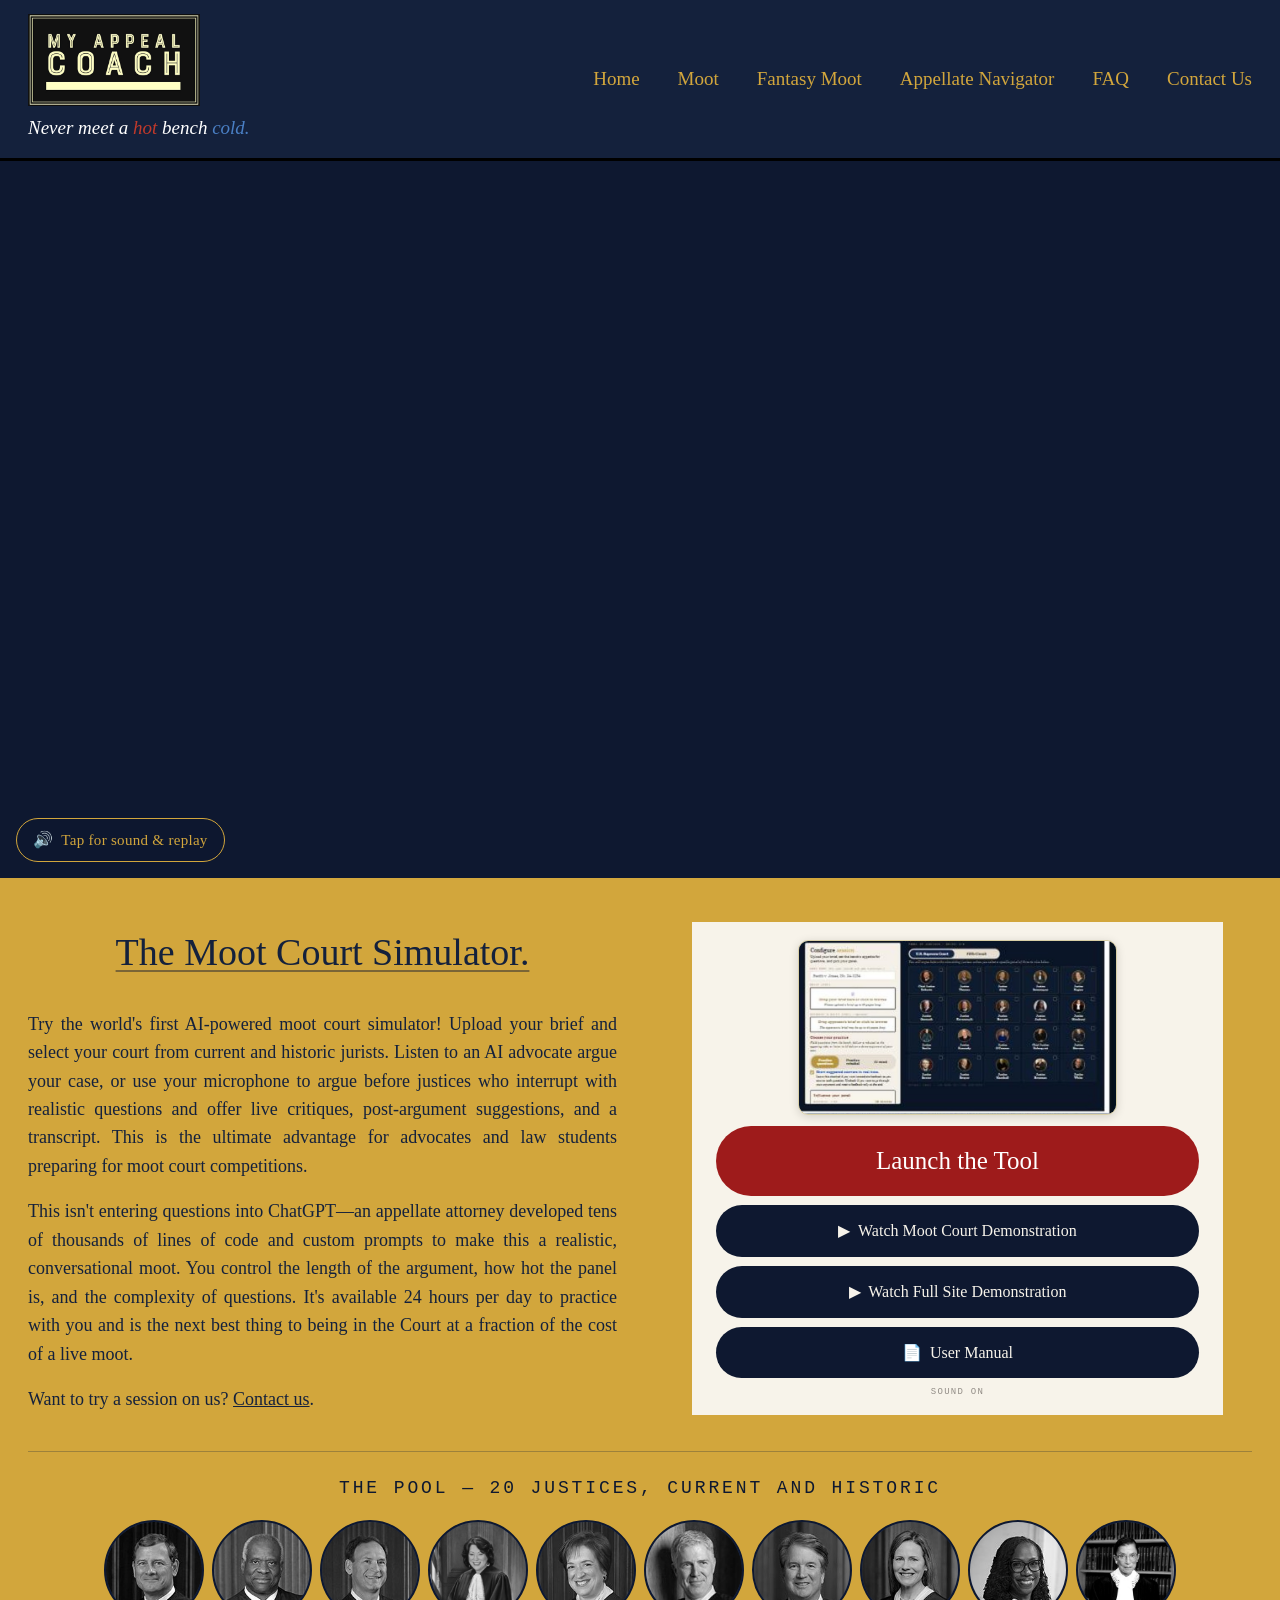
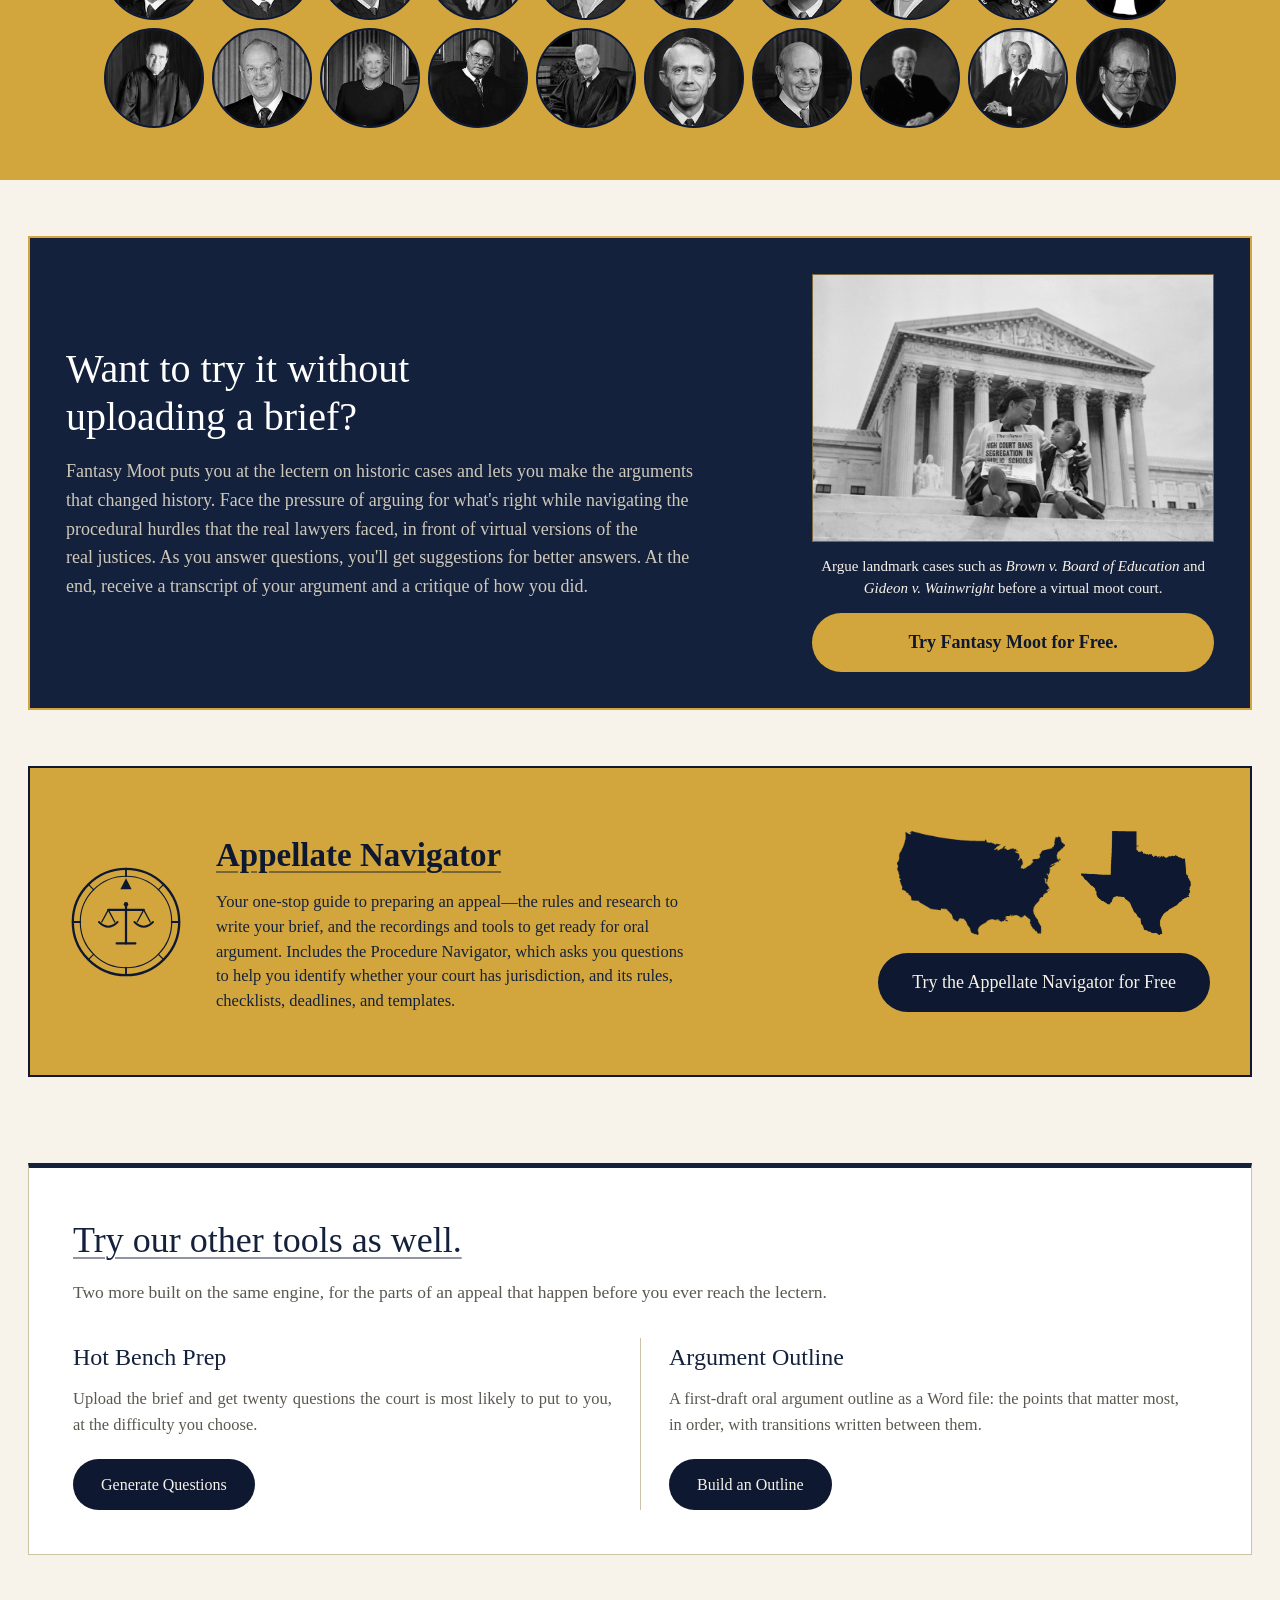
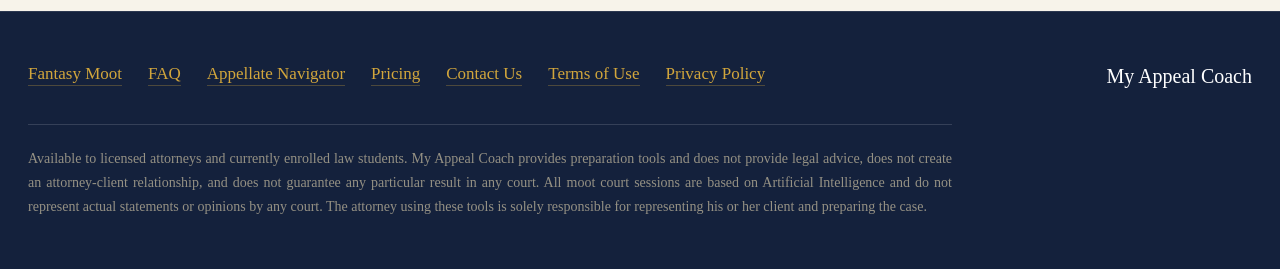
<file: index.html>
<!DOCTYPE html>
<html lang="en">
<head>
<meta charset="utf-8">
<meta name="viewport" content="width=device-width, initial-scale=1">
<title>My Appeal Coach — Never meet a hot bench cold</title>
<meta name="description" content="Ethical appellate AI tools written by appellate lawyers, for appellate lawyers. The world's first AI-powered moot court simulator.">
<link rel="stylesheet" href="style.css">
<link rel="icon" type="image/png" href="favicon.png">
<link rel="icon" type="image/png" href="favicon-dog.png">
<link rel="apple-touch-icon" href="favicon-dog.png">
</head>
<body>

<header class="masthead">
  <div class="wrap masthead-inner">
    <a class="brand" href="index.html">
      <img src="img/site/logo.jpg" alt="My Appeal Coach" width="172">
      <p class="brand-tag">Never meet a <span class="hot">hot</span> bench <span class="cold">cold.</span></p>
    </a>
    <button class="navtoggle" id="navtoggle" aria-expanded="false" aria-controls="primary-nav" aria-label="Menu">
      <span></span><span></span><span></span>
    </button>
    <div class="navwrap" id="primary-nav">
      <nav aria-label="Primary">
        <ul class="nav">
          <li><a href="index.html">Home</a></li>
          <li><a href="https://app.myappealcoach.com/oral-arguments#moot" target="_blank" rel="noopener noreferrer">Moot</a></li>
          <li><a href="fantasy-moot.html">Fantasy Moot</a></li>
          <li><a href="appellate-navigator.html">Appellate Navigator</a></li>
          <li><a href="faq.html">FAQ</a></li>
          <li><a href="contact.html">Contact Us</a></li>
        </ul>
      </nav>
    </div>
  </div>
</header>

<main>

<section class="hero-c2">
  <video id="hero-video" class="hero-vid" muted loop playsinline preload="none"
         poster="img/site/hero-courtroom.jpg"
         aria-label="MyAppealCoach — Don't meet a hot bench cold (30-second video)">
    <source src="img/site/hero-moot.mp4" type="video/mp4">
    <img src="img/site/hero-courtroom.jpg" alt="Interior of the United States Court of Appeals for the Fifth Circuit, viewed from counsel table">
  </video>
  <div class="hero-scrim" id="hero-scrim">
    <p class="band-caps">May it please the court&hellip;</p>
    <h1>You've spent years on your client's case. Are you ready for the most important <em class="nowrap">20 minutes?</em></h1>
    <p class="hero-sub"><i>By</i> appellate lawyers, <i>for</i> appellate lawyers.</p>
  </div>
  <button id="hero-video-sound" class="hero-vid-btn" type="button" hidden aria-label="Play the video with sound">
    <span class="hero-vid-btn-ico" aria-hidden="true">🔊</span>
    <span class="hero-vid-btn-txt">Tap for sound &amp; replay</span>
  </button>
</section>

<section class="flag">
  <div class="wrap flag-grid">
    <h2 class="flag-title"><a href="https://app.myappealcoach.com/oral-arguments#moot" target="_blank" rel="noopener noreferrer">The Moot Court Simulator.</a></h2>

    <div class="flag-card">
      <div class="card" style="padding:18px 24px 16px;max-width:90%;margin-left:auto;margin-right:auto;">
        <a href="https://app.myappealcoach.com/oral-arguments#moot" target="_blank" rel="noopener noreferrer" style="display:block;width:66%;margin:0 auto 11px;">
          <img src="img/site/config-page.jpg" alt="The MyAppealCoach moot court configuration page: upload your brief, choose your court and panel, set the questions, and begin your argument." style="display:block;width:100%;height:auto;border-radius:10px;border:1px solid #d9cfa6;box-shadow:0 2px 10px rgba(0,0,0,.14);">
        </a>
        <div style="display:flex;flex-direction:column;gap:9px;">
          <a class="pill pill-red" href="https://app.myappealcoach.com/oral-arguments#moot" target="_blank" rel="noopener noreferrer" style="width:100%;box-sizing:border-box;font-size:25px;padding:15px 52px;">Launch the Tool</a>
          <a class="pill pill-dark" href="demo.html?clip=moot" target="_blank" rel="noopener noreferrer" style="width:100%;box-sizing:border-box;">&#9654;&nbsp; Watch Moot Court Demonstration</a>
          <a class="pill pill-dark" href="demo.html" target="_blank" rel="noopener noreferrer" style="width:100%;box-sizing:border-box;">&#9654;&nbsp; Watch Full Site Demonstration</a>
          <a class="pill pill-dark" href="MyAppealCoach-User-Manual.pdf" target="_blank" rel="noopener noreferrer" style="width:100%;box-sizing:border-box;">&#128196;&nbsp; User Manual</a>
        </div>
        <p class="note meta" style="font-size:9px;letter-spacing:.14em;margin:7px 0 0;opacity:.72;">Sound on</p>
      </div>
    </div>

    <div class="flag-copy">
      <p class="just">Try the world's first AI-powered moot court simulator! Upload your brief and select your court from current and historic jurists. Listen to an AI advocate argue your case, or use your microphone to argue before justices who interrupt with realistic questions and offer live critiques, post-argument suggestions, and a transcript. This is the ultimate advantage for advocates and law students preparing for moot court competitions.</p>
      <p class="just">This isn't entering questions into ChatGPT&mdash;an appellate attorney developed tens of thousands of lines of code and custom prompts to make this a realistic, conversational moot. You control the length of the argument, how hot the panel is, and the complexity of questions. It's available 24 hours per day to practice with you and is the next best thing to being in the Court at a fraction of the cost of a live moot.</p>
      <p>Want to try a session on us? <a href="contact.html">Contact us</a>.</p>

    </div>

      <div class="bench">
      <p class="bench-label">The pool &mdash; 20 justices, current and historic</p>
      <ul class="faces">
        <li><img loading="lazy" src="img/justices/roberts.jpg" alt="Chief Justice John Roberts"></li>
        <li><img loading="lazy" src="img/justices/thomas.jpg" alt="Justice Clarence Thomas"></li>
        <li><img loading="lazy" src="img/justices/alito.jpg" alt="Justice Samuel Alito"></li>
        <li><img loading="lazy" src="img/justices/sotomayor.jpg" alt="Justice Sonia Sotomayor"></li>
        <li><img loading="lazy" src="img/justices/kagan.jpg" alt="Justice Elena Kagan"></li>
        <li><img loading="lazy" src="img/justices/gorsuch.jpg" alt="Justice Neil Gorsuch"></li>
        <li><img loading="lazy" src="img/justices/kavanaugh.jpg" alt="Justice Brett Kavanaugh"></li>
        <li><img loading="lazy" src="img/justices/barrett.jpg" alt="Justice Amy Coney Barrett"></li>
        <li><img loading="lazy" src="img/justices/jackson.jpg" alt="Justice Ketanji Brown Jackson"></li>
        <li><img loading="lazy" src="img/justices/ginsburg.jpg" alt="Justice Ruth Bader Ginsburg"></li>
        <li><img loading="lazy" src="img/justices/scalia.jpg" alt="Justice Antonin Scalia"></li>
        <li><img loading="lazy" src="img/justices/kennedy.jpg" alt="Justice Anthony Kennedy"></li>
        <li><img loading="lazy" src="img/justices/oconnor.jpg" alt="Justice Sandra Day O'Connor"></li>
        <li><img loading="lazy" src="img/justices/rehnquist.jpg" alt="Justice William Rehnquist"></li>
        <li><img loading="lazy" src="img/justices/stevens.jpg" alt="Justice John Paul Stevens"></li>
        <li><img loading="lazy" src="img/justices/souter.jpg" alt="Justice David Souter"></li>
        <li><img loading="lazy" src="img/justices/breyer.jpg" alt="Justice Stephen Breyer"></li>
        <li><img loading="lazy" src="img/justices/marshall.jpg" alt="Justice Thurgood Marshall"></li>
        <li><img loading="lazy" src="img/justices/brennan.jpg" alt="Justice William Brennan"></li>
        <li><img loading="lazy" src="img/justices/white.jpg" alt="Justice Byron White"></li>
      </ul>
      </div>
  </div>
</section>

<section class="fantasy-sec">
  <div class="wrap">
    <div class="fantasy">
      <div class="fantasy-copy">
        <h2>Want to try it without uploading a brief?</h2>
        <p>Fantasy Moot puts you at the lectern on historic cases and lets you make the arguments that changed history. Face the pressure of arguing for what's right while navigating the procedural hurdles that the real lawyers faced, in front of virtual versions of the real&nbsp;justices. As you answer questions, you'll get suggestions for better answers. At the end, receive a transcript of your argument and a critique of how you did.</p>
      </div>
      <div class="fantasy-cta">
        <figure>
          <img src="img/fantasy/brown-v-board.jpg" alt="Nettie Hunt and her daughter on the steps of the Supreme Court in 1954, holding a newspaper headlined &quot;High Court Bans Segregation in Public Schools&quot;">
        </figure>
        <p class="fantasy-cta-cap">Argue landmark cases such as <em>Brown v. Board of Education</em> and <em>Gideon v. Wainwright</em> before a virtual moot court.</p>
        <a class="pill pill-gold" href="fantasy-moot.html">Try Fantasy Moot for Free.</a>
      </div>
    </div>
  </div>
</section>

<section class="navigator-sec">
  <div class="wrap">
    <div class="proc-hero">
      <span class="proc-hero-icon">
        <svg class="compass-svg" viewBox="0 0 120 120" fill="none" stroke="currentColor" stroke-linejoin="round" stroke-linecap="round" aria-hidden="true">
          <circle cx="60" cy="60" r="57" stroke-width="2.5"/>
          <circle cx="60" cy="60" r="49" stroke-width="1.2"/>
          <g stroke-width="2">
            <line x1="60" y1="3" x2="60" y2="11"/>
            <line x1="60" y1="109" x2="60" y2="117"/>
            <line x1="3" y1="60" x2="11" y2="60"/>
            <line x1="109" y1="60" x2="117" y2="60"/>
          </g>
          <g stroke-width="1.2">
            <line x1="19.8" y1="19.8" x2="25.5" y2="25.5"/>
            <line x1="100.2" y1="19.8" x2="94.5" y2="25.5"/>
            <line x1="19.8" y1="100.2" x2="25.5" y2="94.5"/>
            <line x1="100.2" y1="100.2" x2="94.5" y2="94.5"/>
          </g>
          <polygon points="60,13 54,25 66,25" fill="currentColor" stroke="none"/>
          <g stroke-width="2.4">
            <circle cx="60" cy="41" r="2.4" fill="currentColor" stroke="none"/>
            <line x1="60" y1="41" x2="60" y2="83"/>
            <line x1="41" y1="47" x2="79" y2="47"/>
            <line x1="50" y1="83" x2="70" y2="83"/>
            <path d="M41 47 L34 60" stroke-width="1.4"/>
            <path d="M41 47 L48 60" stroke-width="1.4"/>
            <path d="M31 60 Q41 70 51 60" stroke-width="2"/>
            <path d="M79 47 L72 60" stroke-width="1.4"/>
            <path d="M79 47 L86 60" stroke-width="1.4"/>
            <path d="M69 60 Q79 70 89 60" stroke-width="2"/>
          </g>
        </svg>
      </span>
      <span class="proc-hero-text">
        <span class="proc-hero-title">Appellate Navigator</span>
        <span class="proc-hero-desc">Your one-stop guide to preparing an appeal&mdash;the rules and research
          to write your brief, and the recordings and tools to get ready for oral argument. Includes the
          Procedure Navigator, which asks you questions to help you identify whether your court has
          jurisdiction, and its rules, checklists, deadlines, and templates.</span>
      </span>
      <span class="proc-hero-actions">
        <span class="proc-hero-maps">
          <img class="proc-hero-map" src="img/site/us-silhouette.png" alt="United States">
          <img class="proc-hero-map" src="img/site/texas-silhouette.png" alt="State of Texas">
        </span>
        <a class="pill pill-dark" href="appellate-navigator.html">Try the Appellate Navigator for Free</a>
      </span>
    </div>
  </div>
</section>

<section class="others-sec">
  <div class="wrap">
    <div class="others">
      <h2>Try our other tools as well.</h2>
      <p class="others-sub">Two more built on the same engine, for the parts of an appeal that happen before you ever reach the lectern.</p>
      <div class="tool-grid">
        <article class="tool">
          <h3>Hot Bench Prep</h3>
          <p class="just">Upload the brief and get twenty questions the court is most likely to put to you, at the difficulty you choose.</p>
          <a class="pill pill-dark" href="https://app.myappealcoach.com/oral-arguments#hotbench" target="_blank" rel="noopener noreferrer">Generate Questions</a>
        </article>
        <article class="tool">
          <h3>Argument Outline</h3>
          <p class="just">A first-draft oral argument outline as a Word file: the points that matter most, in order, with transitions written between them.</p>
          <a class="pill pill-dark" href="https://app.myappealcoach.com/oral-arguments#outline" target="_blank" rel="noopener noreferrer">Build an Outline</a>
        </article>
      </div>
    </div>
  </div>
</section>

</main>

<footer class="foot">
  <div class="wrap">
    <div class="foot-grid">
      <ul class="foot-nav">
        <li><a href="fantasy-moot.html">Fantasy Moot</a></li>
        <li><a href="faq.html">FAQ</a></li>
        <li><a href="appellate-navigator.html">Appellate Navigator</a></li>
        <li><a href="https://app.myappealcoach.com/membership" target="_blank" rel="noopener noreferrer">Pricing</a></li>
        <li><a href="contact.html">Contact Us</a></li>
        <li><a href="https://app.myappealcoach.com/terms" target="_blank" rel="noopener noreferrer">Terms of Use</a></li>
        <li><a href="https://app.myappealcoach.com/privacy" target="_blank" rel="noopener noreferrer">Privacy Policy</a></li>
      </ul>
      <div class="foot-mark">My Appeal Coach</div>
    </div>
    <p class="notice">
      Available to licensed attorneys and currently enrolled law students. My Appeal Coach provides preparation tools and does not provide legal advice, does not create an attorney-client relationship, and does not guarantee any particular result in any court. All moot court sessions are based on Artificial Intelligence and do not represent actual statements or opinions by any court. The attorney using these tools is solely responsible for representing his or her client and preparing the case.
    </p>
  </div>
</footer>

<script src="nav.js"></script>
<script src="justice-bios.js"></script>
<script src="hero-video.js"></script>
</body>
</html>
</file>
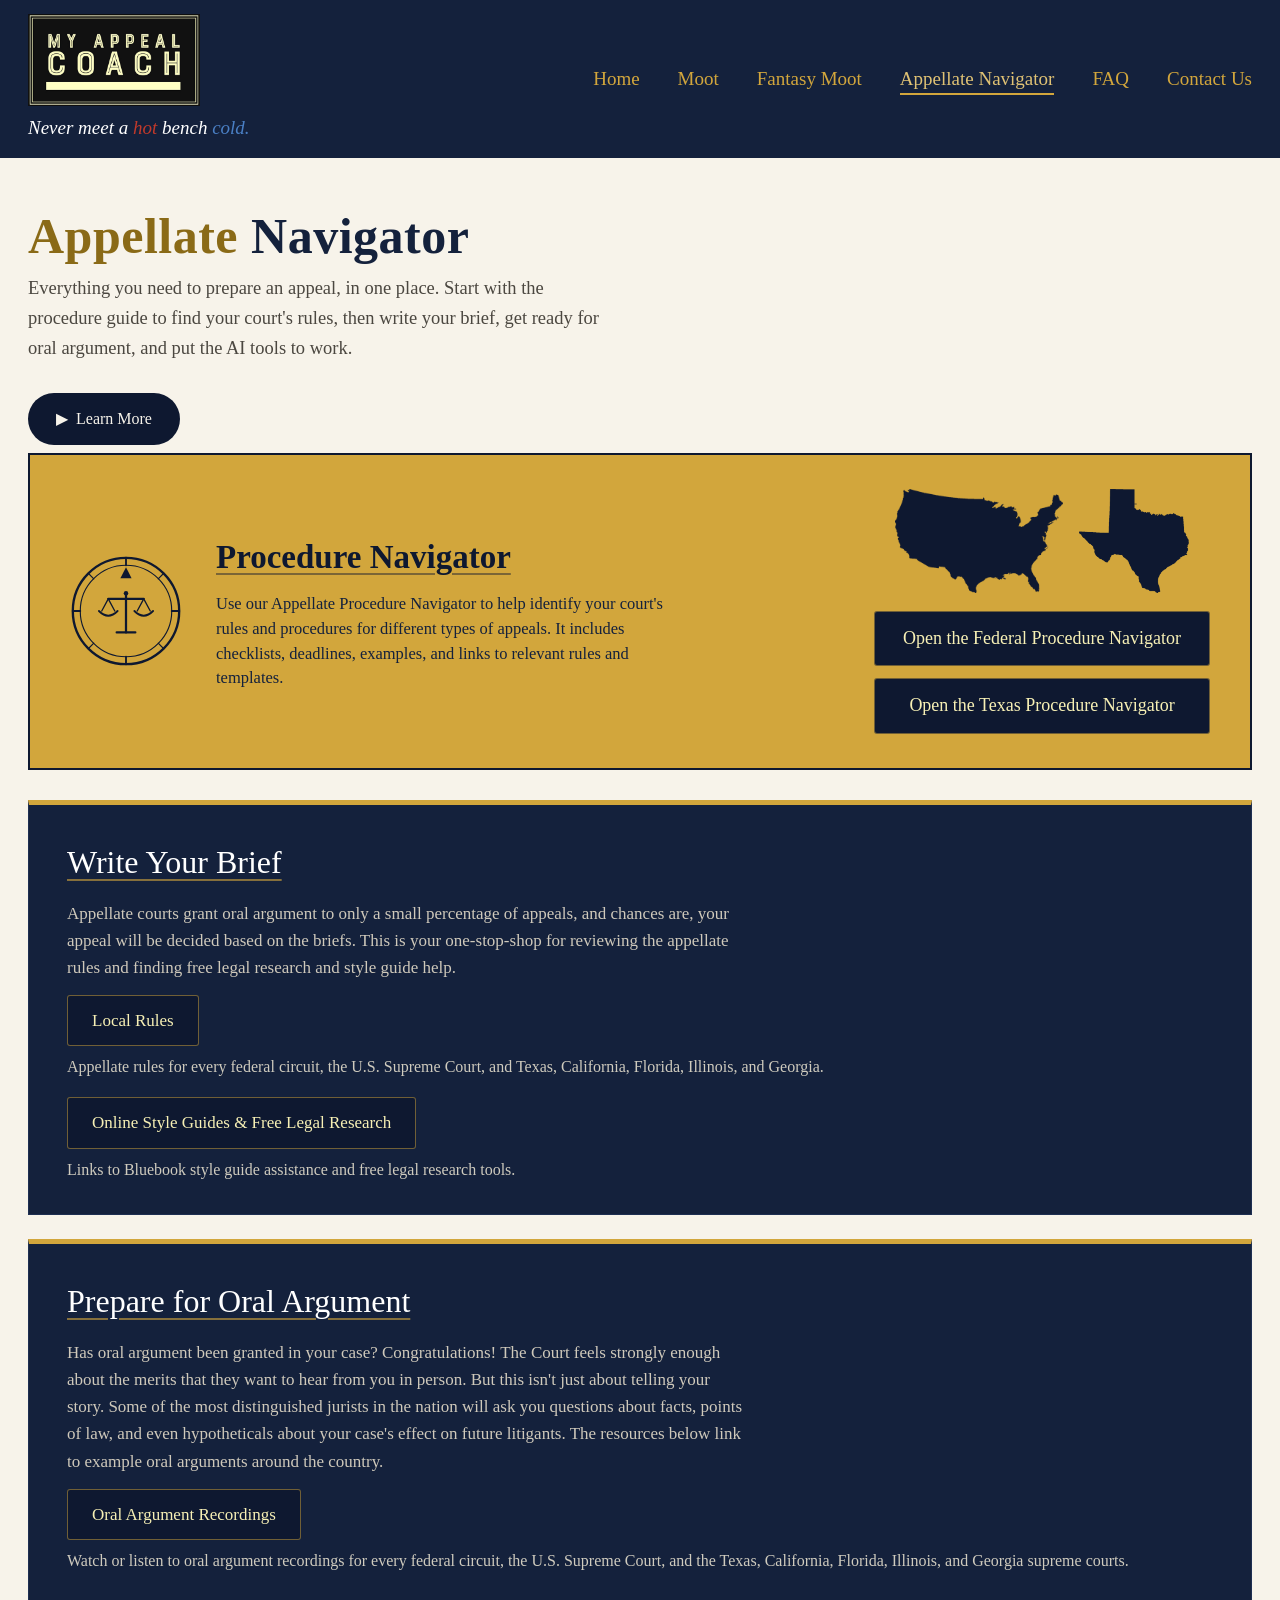
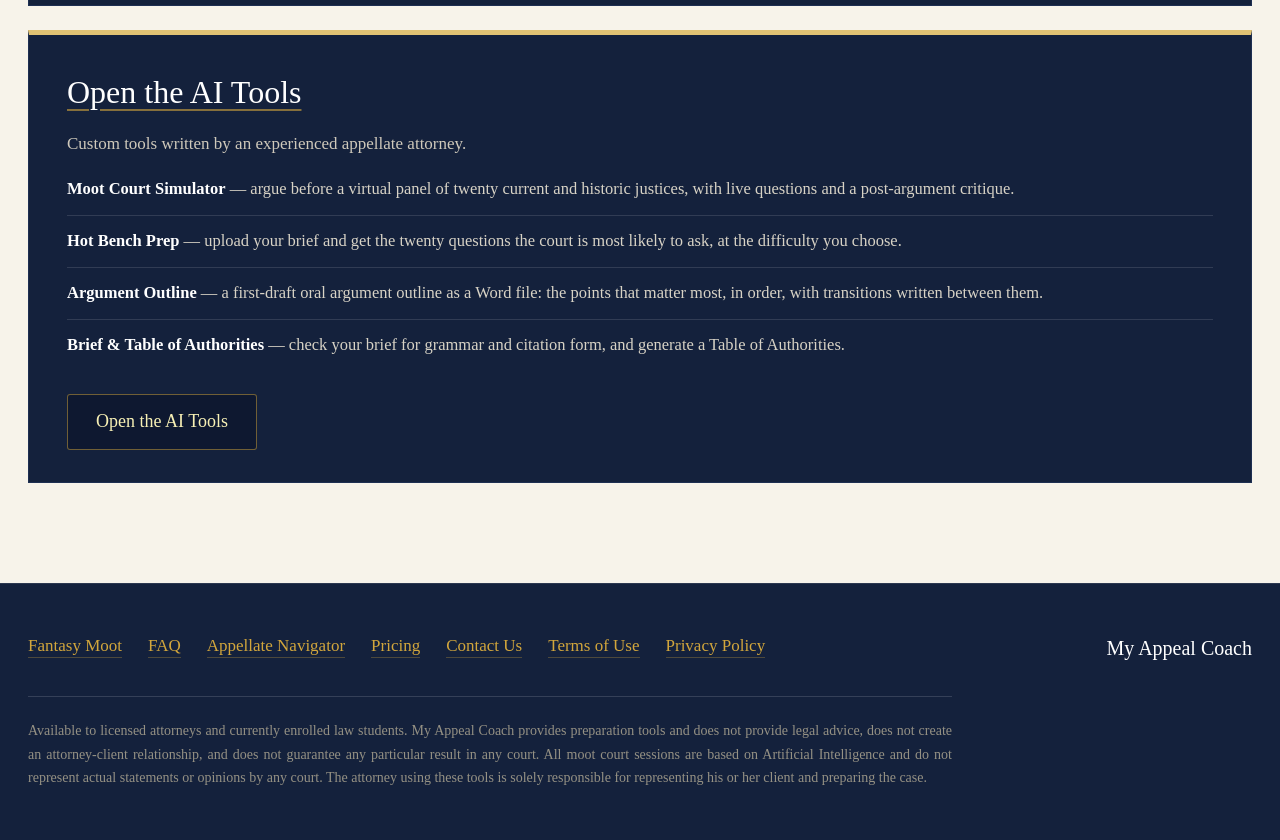
<file: appellate-navigator.html>
<!DOCTYPE html>
<html lang="en">
<head>
<meta charset="utf-8">
<meta name="viewport" content="width=device-width, initial-scale=1">
<title>Appellate Navigator | My Appeal Coach</title>
<meta name="description" content="One place to prepare your appeal: a federal procedure guide, appellate rules and research for your brief, oral argument recordings, and AI tools.">
<link rel="stylesheet" href="style.css">
<link rel="icon" type="image/png" href="favicon.png">
<link rel="icon" type="image/png" href="favicon-dog.png">
<link rel="apple-touch-icon" href="favicon-dog.png">
</head>
<body>

<header class="masthead">
  <div class="wrap masthead-inner">
    <a class="brand" href="index.html">
      <img src="img/site/logo.jpg" alt="My Appeal Coach" width="172">
      <p class="brand-tag">Never meet a <span class="hot">hot</span> bench <span class="cold">cold.</span></p>
    </a>
    <button class="navtoggle" id="navtoggle" aria-expanded="false" aria-controls="primary-nav" aria-label="Menu">
      <span></span><span></span><span></span>
    </button>
    <div class="navwrap" id="primary-nav">
      <nav aria-label="Primary">
        <ul class="nav">
          <li><a href="index.html">Home</a></li>
          <li><a href="https://app.myappealcoach.com/oral-arguments#moot" target="_blank" rel="noopener noreferrer">Moot</a></li>
          <li><a href="fantasy-moot.html">Fantasy Moot</a></li>
          <li><a href="appellate-navigator.html" aria-current="page">Appellate Navigator</a></li>
          <li><a href="faq.html">FAQ</a></li>
          <li><a href="contact.html">Contact Us</a></li>
        </ul>
      </nav>
    </div>
  </div>
</header>

<main>
<section class="navigator-page">
  <div class="wrap">

    <h1 class="np-title"><span class="np-title-lead">Appellate</span> Navigator</h1>
    <p class="np-intro">Everything you need to prepare an appeal, in one place. Start with the
       procedure guide to find your court's rules, then write your brief, get ready for oral
       argument, and put the AI tools to work.</p>
    <p style="margin:4px 0 8px;"><a class="pill pill-dark" href="demo.html?clip=navigator" target="_blank" rel="noopener noreferrer">&#9654;&nbsp; Learn More</a></p>

    <!-- Federal Procedure Navigator — prominent, at the top -->
    <div class="proc-hero">
      <span class="proc-hero-icon">
        <svg class="compass-svg" viewBox="0 0 120 120" fill="none" stroke="currentColor" stroke-linejoin="round" stroke-linecap="round" aria-hidden="true">
          <circle cx="60" cy="60" r="57" stroke-width="2.5"/>
          <circle cx="60" cy="60" r="49" stroke-width="1.2"/>
          <g stroke-width="2">
            <line x1="60" y1="3" x2="60" y2="11"/>
            <line x1="60" y1="109" x2="60" y2="117"/>
            <line x1="3" y1="60" x2="11" y2="60"/>
            <line x1="109" y1="60" x2="117" y2="60"/>
          </g>
          <g stroke-width="1.2">
            <line x1="19.8" y1="19.8" x2="25.5" y2="25.5"/>
            <line x1="100.2" y1="19.8" x2="94.5" y2="25.5"/>
            <line x1="19.8" y1="100.2" x2="25.5" y2="94.5"/>
            <line x1="100.2" y1="100.2" x2="94.5" y2="94.5"/>
          </g>
          <polygon points="60,13 54,25 66,25" fill="currentColor" stroke="none"/>
          <g stroke-width="2.4">
            <circle cx="60" cy="41" r="2.4" fill="currentColor" stroke="none"/>
            <line x1="60" y1="41" x2="60" y2="83"/>
            <line x1="41" y1="47" x2="79" y2="47"/>
            <line x1="50" y1="83" x2="70" y2="83"/>
            <path d="M41 47 L34 60" stroke-width="1.4"/>
            <path d="M41 47 L48 60" stroke-width="1.4"/>
            <path d="M31 60 Q41 70 51 60" stroke-width="2"/>
            <path d="M79 47 L72 60" stroke-width="1.4"/>
            <path d="M79 47 L86 60" stroke-width="1.4"/>
            <path d="M69 60 Q79 70 89 60" stroke-width="2"/>
          </g>
        </svg>
      </span>
      <span class="proc-hero-text">
        <span class="proc-hero-title">Procedure Navigator</span>
        <span class="proc-hero-desc">Use our Appellate Procedure Navigator to help identify your
          court's rules and procedures for different types of appeals. It includes checklists,
          deadlines, examples, and links to relevant rules and templates.</span>
      </span>
      <span class="proc-hero-actions">
        <span class="proc-hero-maps">
          <img class="proc-hero-map" src="img/site/us-silhouette.png" alt="United States">
          <img class="proc-hero-map" src="img/site/texas-silhouette.png" alt="State of Texas">
        </span>
        <a class="nav-cta" href="procedure.html" target="_blank" rel="noopener noreferrer">Open the Federal Procedure Navigator</a>
        <a class="nav-cta" href="texas.html" target="_blank" rel="noopener noreferrer">Open the Texas Procedure Navigator</a>
      </span>
    </div>

    <!-- Write Your Brief -->
    <div class="nav-card">
      <h2>Write Your Brief</h2>
      <p>Appellate courts grant oral argument to only a small percentage of appeals, and chances are,
         your appeal will be decided based on the briefs. This is your one-stop-shop for reviewing the
         appellate rules and finding free legal research and style guide help.</p>
      <div class="nav-reslist">
        <div class="res-item">
          <a class="res-btn" href="local-rules.html">Local Rules</a>
          <p>Appellate rules for every federal circuit, the U.S. Supreme Court, and Texas, California, Florida, Illinois, and Georgia.</p>
        </div>
        <div class="res-item">
          <a class="res-btn" href="style-guides.html">Online Style Guides &amp; Free Legal Research</a>
          <p>Links to Bluebook style guide assistance and free legal research tools.</p>
        </div>
      </div>
    </div>

    <!-- Prepare for Oral Argument -->
    <div class="nav-card">
      <h2>Prepare for Oral Argument</h2>
      <p>Has oral argument been granted in your case? Congratulations! The Court feels strongly enough
         about the merits that they want to hear from you in person. But this isn't just about telling
         your story. Some of the most distinguished jurists in the nation will ask you questions about
         facts, points of law, and even hypotheticals about your case's effect on future litigants.
         The resources below link to example oral arguments around the country.</p>
      <div class="nav-reslist">
        <div class="res-item">
          <a class="res-btn" href="recordings.html">Oral Argument Recordings</a>
          <p>Watch or listen to oral argument recordings for every federal circuit, the U.S. Supreme
             Court, and the Texas, California, Florida, Illinois, and Georgia supreme courts.</p>
        </div>
      </div>
    </div>

    <!-- The AI Tools -->
    <div class="nav-card nav-card--tools">
      <h2>Open the AI Tools</h2>
      <p>Custom tools written by an experienced appellate attorney.</p>
      <ul class="tool-list">
        <li><strong>Moot Court Simulator</strong> &mdash; argue before a virtual panel of twenty
          current and historic justices, with live questions and a post-argument critique.</li>
        <li><strong>Hot Bench Prep</strong> &mdash; upload your brief and get the twenty questions the
          court is most likely to ask, at the difficulty you choose.</li>
        <li><strong>Argument Outline</strong> &mdash; a first-draft oral argument outline as a Word
          file: the points that matter most, in order, with transitions written between them.</li>
        <li><strong>Brief &amp; Table of Authorities</strong> &mdash; check your brief for grammar and
          citation form, and generate a Table of Authorities.</li>
      </ul>
      <a class="nav-cta" href="https://app.myappealcoach.com/" target="_blank" rel="noopener noreferrer">Open the AI Tools</a>
    </div>

  </div>
</section>
</main>

<footer class="foot">
  <div class="wrap">
    <div class="foot-grid">
      <ul class="foot-nav">
        <li><a href="fantasy-moot.html">Fantasy Moot</a></li>
        <li><a href="faq.html">FAQ</a></li>
        <li><a href="appellate-navigator.html">Appellate Navigator</a></li>
        <li><a href="https://app.myappealcoach.com/membership" target="_blank" rel="noopener noreferrer">Pricing</a></li>
        <li><a href="contact.html">Contact Us</a></li>
        <li><a href="https://app.myappealcoach.com/terms" target="_blank" rel="noopener noreferrer">Terms of Use</a></li>
        <li><a href="https://app.myappealcoach.com/privacy" target="_blank" rel="noopener noreferrer">Privacy Policy</a></li>
      </ul>
      <div class="foot-mark">My Appeal Coach</div>
    </div>
    <p class="notice">
      Available to licensed attorneys and currently enrolled law students. My Appeal Coach provides preparation tools and does not
      provide legal advice, does not create an attorney-client relationship, and does not guarantee
      any particular result in any court. All moot court sessions are based on Artificial
      Intelligence and do not represent actual statements or opinions by any court. The attorney
      using these tools is solely responsible for representing his or her client and preparing the
      case.
    </p>
  </div>
</footer>

<script src="nav.js"></script>
</body>
</html>
</file>
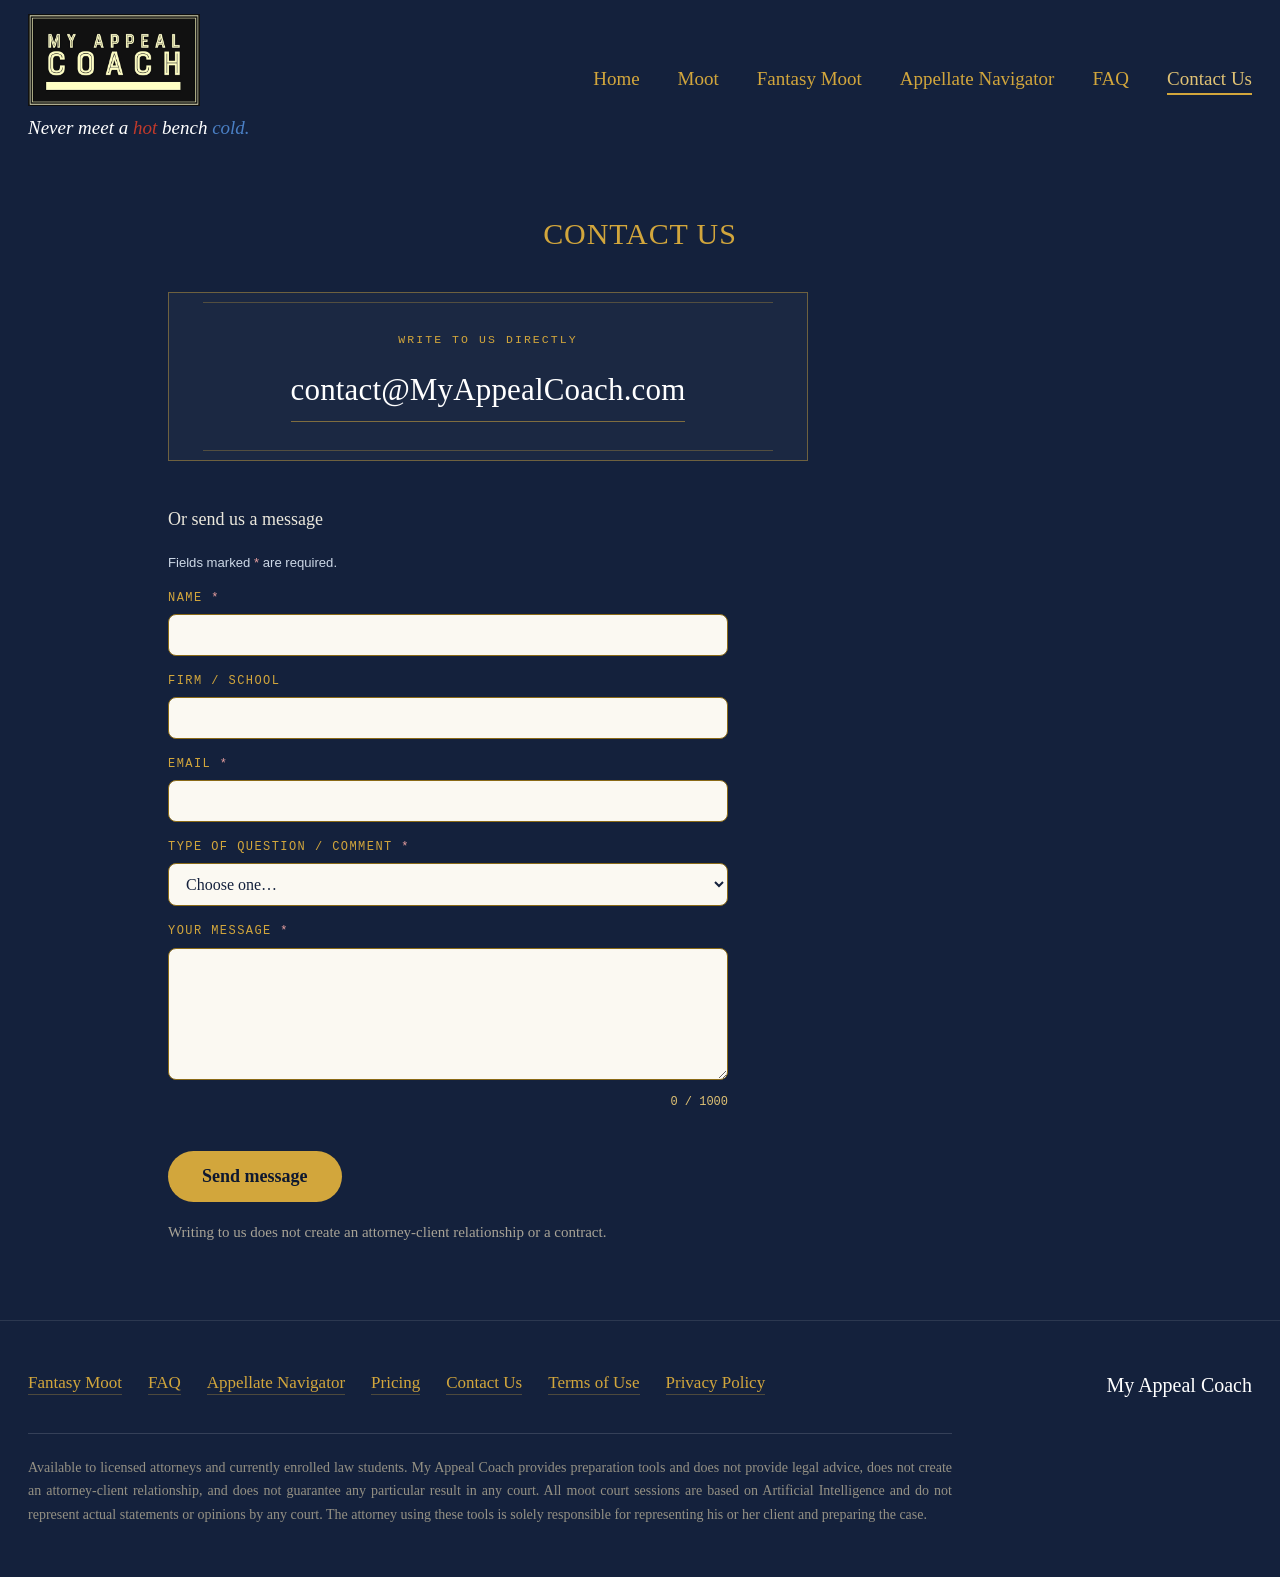
<file: contact.html>
<!DOCTYPE html>
<html lang="en">
<head>
<meta charset="utf-8">
<meta name="viewport" content="width=device-width, initial-scale=1">
<title>Contact Us | My Appeal Coach</title>
<meta name="description" content="Questions about My Appeal Coach? Send a message and we will get back to you.">
<link rel="stylesheet" href="style.css">
<link rel="icon" type="image/png" href="favicon.png">
<link rel="icon" type="image/png" href="favicon-dog.png">
<link rel="apple-touch-icon" href="favicon-dog.png">
<style>
  .contact-form{max-width:560px;margin:10px 0 6px;text-align:left}
  .hp-field{position:absolute!important;left:-9999px;width:1px;height:1px;overflow:hidden}
  .cf-label{display:block;font-family:var(--mono);font-size:12px;letter-spacing:.12em;text-transform:uppercase;color:var(--gold);margin:16px 0 6px}
  .cf-req{color:#e8a0a0}
  .cf-input{width:100%;box-sizing:border-box;padding:11px 13px;font-family:var(--serif);font-size:16px;color:var(--navy);background:#fbf9f2;border:1px solid var(--gold-dk);border-radius:8px}
  .cf-input:focus-visible{outline:3px solid var(--gold-lt);outline-offset:2px;border-color:var(--gold)}
  textarea.cf-input{resize:vertical;min-height:120px}
  .cf-counter{font-family:var(--mono);font-size:12px;color:var(--gold-lt);margin-top:5px;text-align:right}
  .contact-form [data-netlify-recaptcha]{margin-top:18px}
  .contact-form .cf-submit{margin-top:20px;cursor:pointer;border:none;width:auto}
</style>
</head>
<body>

<header class="masthead">
  <div class="wrap masthead-inner">
    <a class="brand" href="index.html">
      <img src="img/site/logo.jpg" alt="My Appeal Coach" width="172">
      <p class="brand-tag">Never meet a <span class="hot">hot</span> bench <span class="cold">cold.</span></p>
    </a>
    <button class="navtoggle" id="navtoggle" aria-expanded="false" aria-controls="primary-nav" aria-label="Menu">
      <span></span><span></span><span></span>
    </button>
    <div class="navwrap" id="primary-nav">
      <nav aria-label="Primary">
        <ul class="nav">
          <li><a href="index.html">Home</a></li>
          <li><a href="https://app.myappealcoach.com/oral-arguments#moot" target="_blank" rel="noopener noreferrer">Moot</a></li>
          <li><a href="fantasy-moot.html">Fantasy Moot</a></li>
          <li><a href="appellate-navigator.html">Appellate Navigator</a></li>
          <li><a href="faq.html">FAQ</a></li>
          <li><a href="contact.html" aria-current="page">Contact Us</a></li>
        </ul>
      </nav>
    </div>
  </div>
</header>

<main>
<section class="page-dark">
  <div class="wrap-narrow">
    <h1 class="page-title">Contact us</h1>

    <div class="contact-card">
      <p class="kicker">Write to us directly</p>
      <a class="addr" href="mailto:contact@MyAppealCoach.com">contact@MyAppealCoach.com</a>
    </div>

    <p class="kicker" style="margin-top:34px;">Or send us a message</p>
    <form name="contact" method="POST" data-netlify="true" data-netlify-recaptcha="true" netlify-honeypot="bot-field" action="/thanks.html" class="contact-form">
      <input type="hidden" name="form-name" value="contact">
      <p class="hp-field" aria-hidden="true"><label>Leave this field empty if you are human: <input name="bot-field" tabindex="-1" autocomplete="off"></label></p>

      <p style="font-size:.82rem;color:#cdd8e6;margin:0 0 2px;font-family:Arial,sans-serif;">Fields marked <span class="cf-req">*</span> are required.</p>
      <label class="cf-label" for="cf-name">Name <span class="cf-req">*</span></label>
      <input class="cf-input" type="text" id="cf-name" name="name" required autocomplete="name">

      <label class="cf-label" for="cf-firm">Firm / School</label>
      <input class="cf-input" type="text" id="cf-firm" name="firm" autocomplete="organization">

      <label class="cf-label" for="cf-email">Email <span class="cf-req">*</span></label>
      <input class="cf-input" type="email" id="cf-email" name="email" required autocomplete="email">

      <label class="cf-label" for="cf-type">Type of question / comment <span class="cf-req">*</span></label>
      <select class="cf-input" id="cf-type" name="type" required>
        <option value="" disabled selected>Choose one&hellip;</option>
        <option value="Request a trial">Request a trial</option>
        <option value="Technical question/suggestion">Technical question/suggestion</option>
        <option value="Product question/suggestion">Product question/suggestion</option>
        <option value="Billing question/suggestion">Billing question/suggestion</option>
        <option value="Other">Other</option>
      </select>

      <label class="cf-label" for="cf-message">Your message <span class="cf-req">*</span></label>
      <textarea class="cf-input" id="cf-message" name="message" rows="6" maxlength="1000" required oninput="cfCount()"></textarea>
      <div class="cf-counter"><span id="cf-count">0</span> / 1000</div>

      <div data-netlify-recaptcha="true"></div>

      <button type="submit" class="pill pill-gold cf-submit">Send message</button>
    </form>

    <p class="form-note">Writing to us does not create an attorney-client relationship or a
    contract.</p>
  </div>
</section>
</main>

<footer class="foot">
  <div class="wrap">
    <div class="foot-grid">
      <ul class="foot-nav">
        <li><a href="fantasy-moot.html">Fantasy Moot</a></li>
        <li><a href="faq.html">FAQ</a></li>
        <li><a href="appellate-navigator.html">Appellate Navigator</a></li>
        <li><a href="https://app.myappealcoach.com/membership" target="_blank" rel="noopener noreferrer">Pricing</a></li>
        <li><a href="contact.html">Contact Us</a></li>
        <li><a href="https://app.myappealcoach.com/terms" target="_blank" rel="noopener noreferrer">Terms of Use</a></li>
        <li><a href="https://app.myappealcoach.com/privacy" target="_blank" rel="noopener noreferrer">Privacy Policy</a></li>
      </ul>
      <div class="foot-mark">My Appeal Coach</div>
    </div>
    <p class="notice">
      Available to licensed attorneys and currently enrolled law students. My Appeal Coach provides preparation tools and does not
      provide legal advice, does not create an attorney-client relationship, and does not guarantee
      any particular result in any court. All moot court sessions are based on Artificial
      Intelligence and do not represent actual statements or opinions by any court. The attorney
      using these tools is solely responsible for representing his or her client and preparing the
      case.
    </p>
  </div>
</footer>

<script src="nav.js"></script>
<script>
  function cfCount(){ var t=document.getElementById('cf-message'); var c=document.getElementById('cf-count'); if(t&&c) c.textContent=t.value.length; }
  document.addEventListener('DOMContentLoaded', cfCount);
</script>
</body>
</html>
</file>
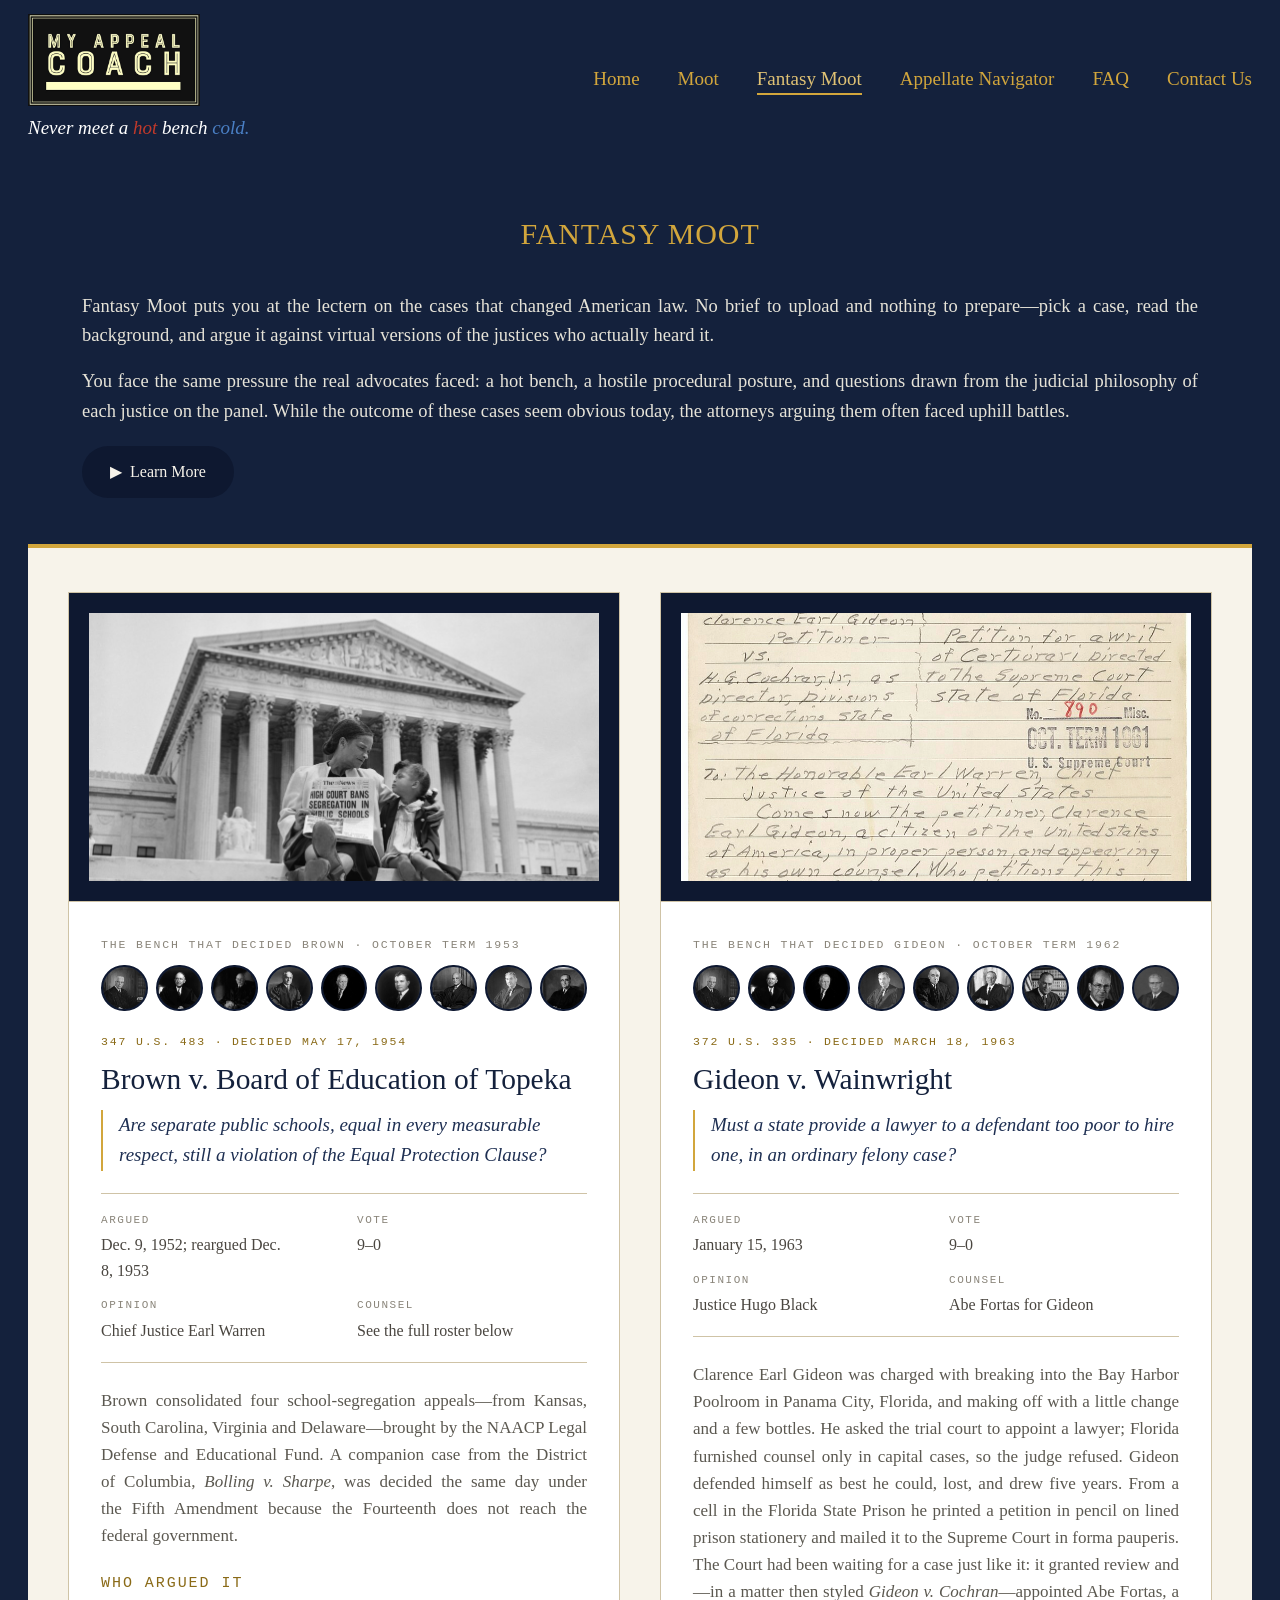
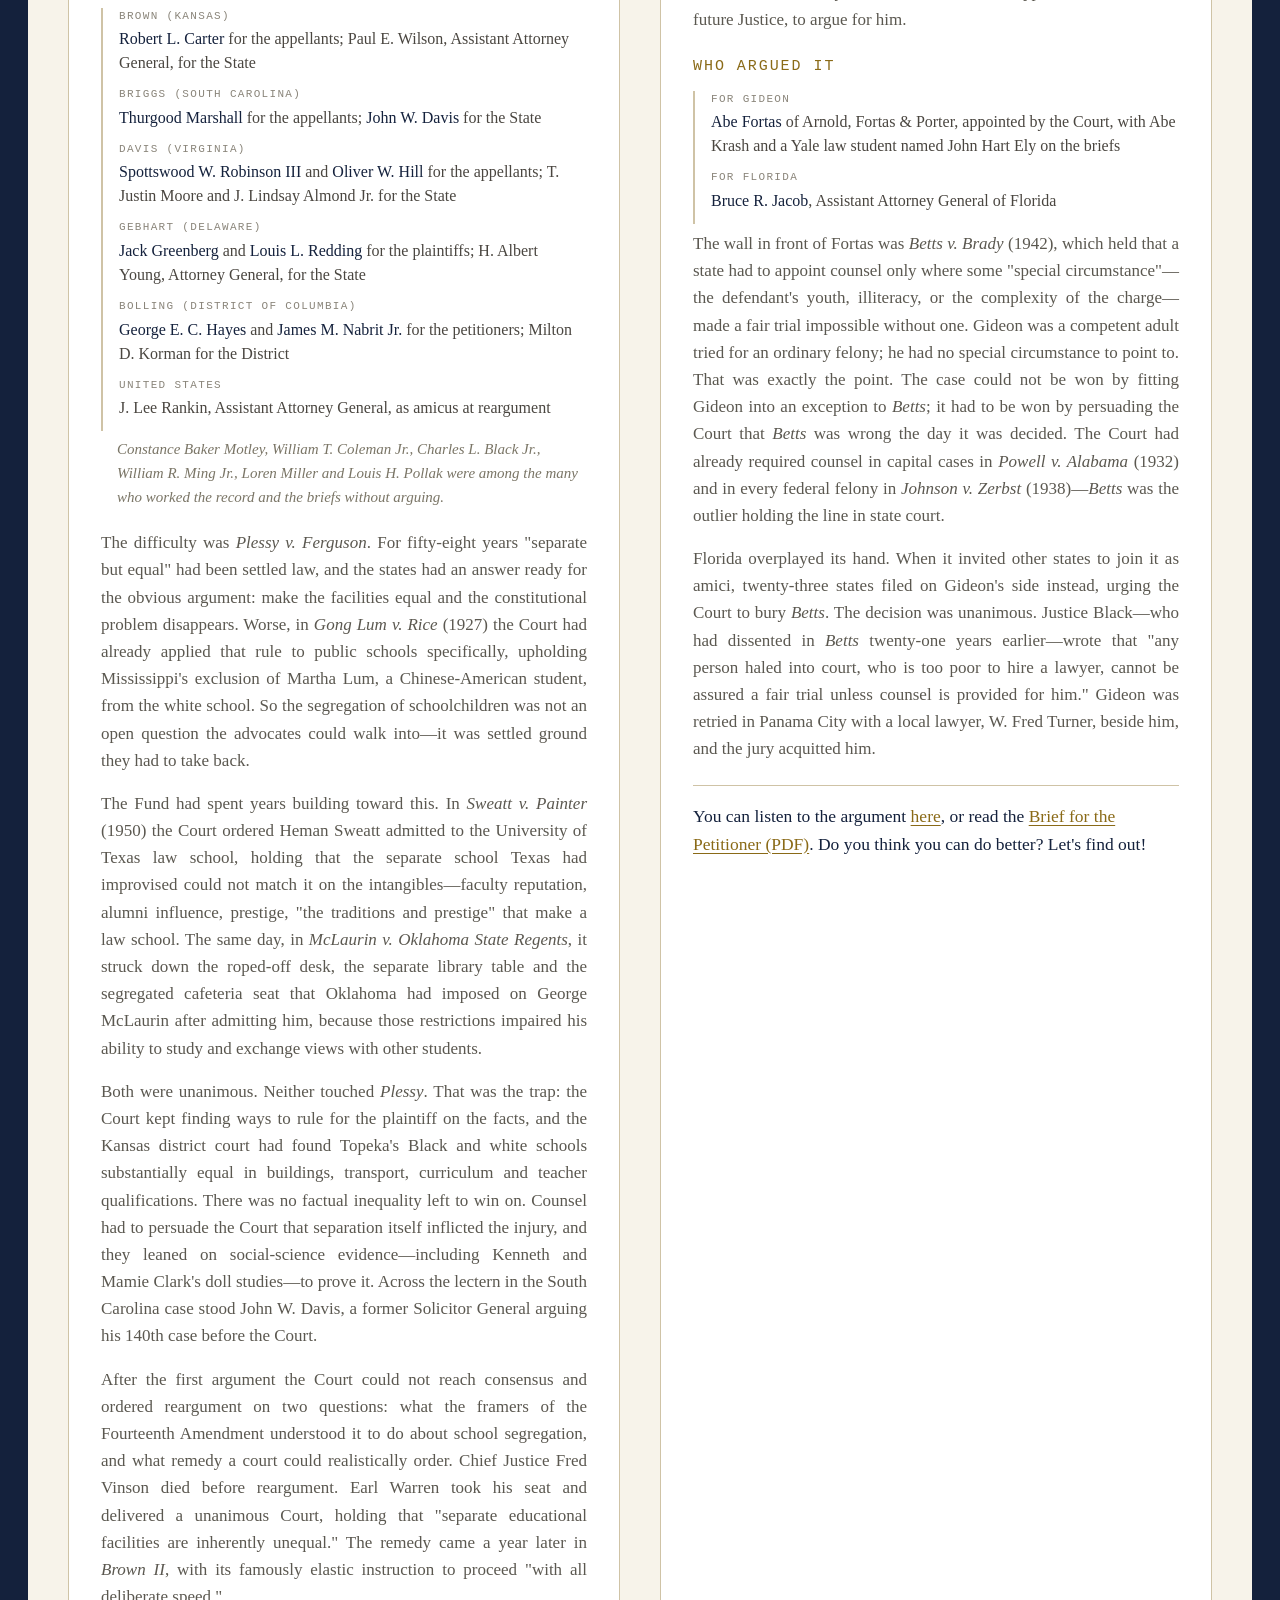
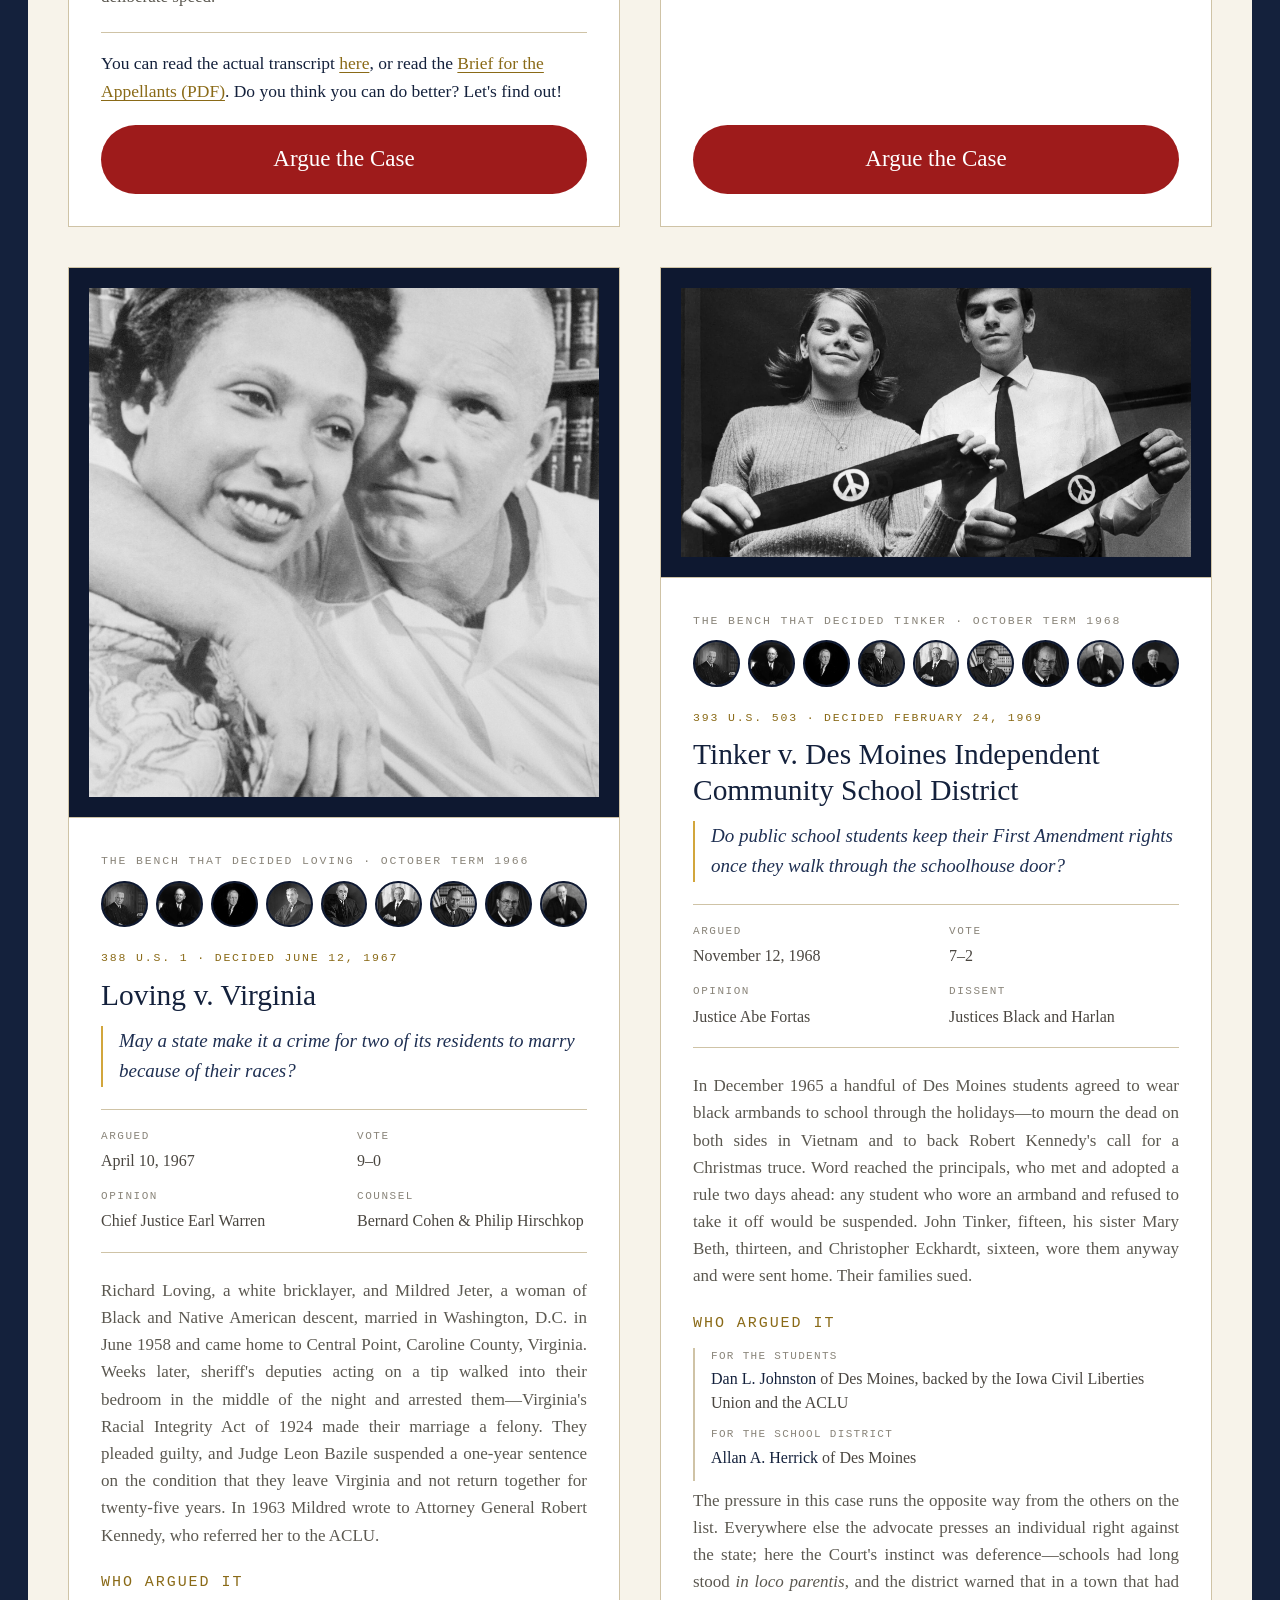
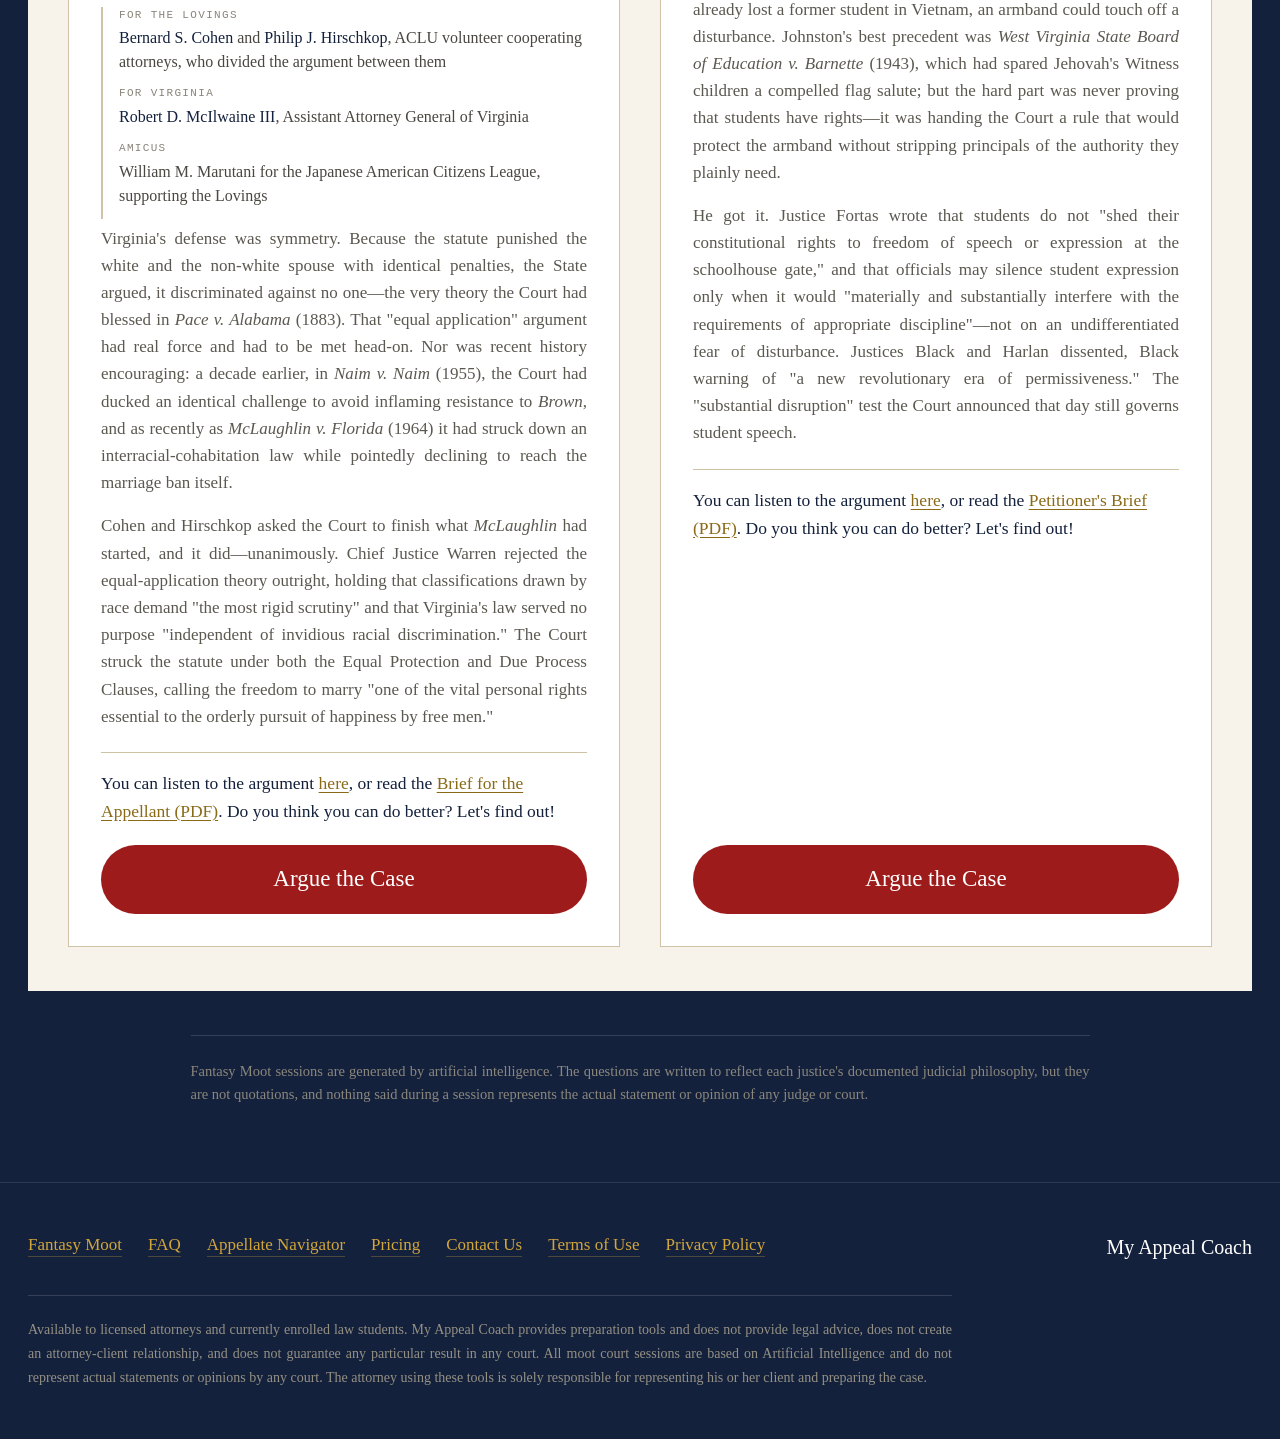
<file: fantasy-moot.html>
<!DOCTYPE html>
<html lang="en">
<head>
<meta charset="utf-8">
<meta name="viewport" content="width=device-width, initial-scale=1">
<title>Fantasy Moot | My Appeal Coach</title>
<meta name="description" content="Step to the lectern on the cases that changed American law. Argue Brown v. Board of Education against virtual versions of the justices who heard it.">
<link rel="stylesheet" href="style.css">
<link rel="icon" type="image/png" href="favicon.png">
<link rel="icon" type="image/png" href="favicon-dog.png">
<link rel="apple-touch-icon" href="favicon-dog.png">
</head>
<body>

<header class="masthead">
  <div class="wrap masthead-inner">
    <a class="brand" href="index.html">
      <img src="img/site/logo.jpg" alt="My Appeal Coach" width="172">
      <p class="brand-tag">Never meet a <span class="hot">hot</span> bench <span class="cold">cold.</span></p>
    </a>
    <button class="navtoggle" id="navtoggle" aria-expanded="false" aria-controls="primary-nav" aria-label="Menu">
      <span></span><span></span><span></span>
    </button>
    <div class="navwrap" id="primary-nav">
      <nav aria-label="Primary">
        <ul class="nav">
          <li><a href="index.html">Home</a></li>
          <li><a href="https://app.myappealcoach.com/oral-arguments#moot" target="_blank" rel="noopener noreferrer">Moot</a></li>
          <li><a href="fantasy-moot.html" aria-current="page">Fantasy Moot</a></li>
          <li><a href="appellate-navigator.html">Appellate Navigator</a></li>
          <li><a href="faq.html">FAQ</a></li>
          <li><a href="contact.html">Contact Us</a></li>
        </ul>
      </nav>
    </div>
  </div>
</header>

<main>
<section class="page-dark">
  <div class="wrap">

    <h1 class="page-title">Fantasy Moot</h1>

    <div class="fm-intro">
      <p class="just">Fantasy Moot puts you at the lectern on the cases that changed American law. No
      brief to upload and nothing to prepare&mdash;pick a case, read the background, and argue it
      against virtual versions of the justices who actually heard it.</p>
      <p class="just">You face the same pressure the real advocates faced: a hot bench, a hostile
      procedural posture, and questions drawn from the judicial philosophy of each justice on the
      panel. While the outcome of these cases seem obvious today, the attorneys arguing them often
      faced uphill battles.</p>
      <p style="margin-top:20px;"><a class="pill pill-dark" href="demo.html?clip=fantasy" target="_blank" rel="noopener noreferrer">&#9654;&nbsp; Learn More</a></p>
    </div>

  </div><!-- /.wrap — the cream column sets its own width, wider than .wrap allows -->

  <!-- Live cases: Brown, Gideon, Loving, Tinker. Miranda and Youngstown stay
       `hidden` (Miranda has no freely available PDF of its filing yet; Youngstown's
       narrative isn't built); un-hide those <li>s to bring them online. -->
  <div class="fm-column">
    <ol class="case-list">

      <!-- ================= Brown v. Board of Education ================= -->
      <li class="case-card">
        <!-- No data-video attribute: photo only, no play button and no "coming
             soon" tag. Add data-video="…" when a background video exists. -->
        <figure class="case-media" data-title="Brown v. Board of Education">
          <img src="img/fantasy/brown-v-board.jpg"
               alt="Nettie Hunt and her daughter Nickie on the steps of the United States Supreme Court, May 1954, holding a newspaper headlined &quot;High Court Bans Segregation in Public Schools&quot;">
        </figure>
        <div class="case-body">

          <p class="case-bench-label meta">The bench that decided Brown &middot; October Term 1953</p>
          <ul class="case-bench" aria-label="The nine justices who decided Brown v. Board of Education">
            <li><img loading="lazy" src="img/brown-court/warren.jpg" alt="Chief Justice Earl Warren"></li>
            <li><img loading="lazy" src="img/brown-court/black.jpg" alt="Justice Hugo Black"></li>
            <li><img loading="lazy" src="img/brown-court/reed.jpg" alt="Justice Stanley Reed"></li>
            <li><img loading="lazy" src="img/brown-court/frankfurter.jpg" alt="Justice Felix Frankfurter"></li>
            <li><img loading="lazy" src="img/brown-court/douglas.jpg" alt="Justice William O. Douglas"></li>
            <li><img loading="lazy" src="img/brown-court/jackson.jpg" alt="Justice Robert H. Jackson"></li>
            <li><img loading="lazy" src="img/brown-court/burton.jpg" alt="Justice Harold Burton"></li>
            <li><img loading="lazy" src="img/brown-court/clark.jpg" alt="Justice Tom C. Clark"></li>
            <li><img loading="lazy" src="img/brown-court/minton.jpg" alt="Justice Sherman Minton"></li>
          </ul>

          <p class="case-cite meta">347 U.S. 483 &middot; Decided May 17, 1954</p>
          <h2>Brown v. Board of Education of Topeka</h2>
          <p class="case-lede">Are separate public schools, equal in every measurable respect, still
          a violation of the Equal Protection Clause?</p>

          <dl class="case-facts">
            <div><dt>Argued</dt><dd>Dec. 9, 1952; reargued Dec. 8, 1953</dd></div>
            <div><dt>Vote</dt><dd>9&ndash;0</dd></div>
            <div><dt>Opinion</dt><dd>Chief Justice Earl Warren</dd></div>
            <div><dt>Counsel</dt><dd>See the full roster below</dd></div>
          </dl>

          <p class="just">Brown consolidated four school-segregation appeals&mdash;from Kansas, South
          Carolina, Virginia and Delaware&mdash;brought by the NAACP Legal Defense and Educational
          Fund. A companion case from the District of Columbia, <em>Bolling v. Sharpe</em>, was
          decided the same day under the Fifth Amendment because the Fourteenth does not reach the
          federal government.</p>

          <h3 class="case-sub">Who argued it</h3>
          <dl class="case-counsel">
            <div>
              <dt>Brown (Kansas)</dt>
              <dd><strong>Robert L. Carter</strong> for the appellants; Paul E. Wilson, Assistant
              Attorney General, for the State</dd>
            </div>
            <div>
              <dt>Briggs (South Carolina)</dt>
              <dd><strong>Thurgood Marshall</strong> for the appellants; <strong>John W.
              Davis</strong> for the State</dd>
            </div>
            <div>
              <dt>Davis (Virginia)</dt>
              <dd><strong>Spottswood W. Robinson III</strong> and <strong>Oliver W. Hill</strong>
              for the appellants; T. Justin Moore and J. Lindsay Almond Jr. for the State</dd>
            </div>
            <div>
              <dt>Gebhart (Delaware)</dt>
              <dd><strong>Jack Greenberg</strong> and <strong>Louis L. Redding</strong> for the
              plaintiffs; H. Albert Young, Attorney General, for the State</dd>
            </div>
            <div>
              <dt>Bolling (District of Columbia)</dt>
              <dd><strong>George E. C. Hayes</strong> and <strong>James M. Nabrit Jr.</strong> for
              the petitioners; Milton D. Korman for the District</dd>
            </div>
            <div>
              <dt>United States</dt>
              <dd>J. Lee Rankin, Assistant Attorney General, as amicus at reargument</dd>
            </div>
          </dl>
          <p class="case-counsel-note">Constance Baker Motley, William T. Coleman Jr., Charles L.
          Black Jr., William R. Ming Jr., Loren Miller and Louis H. Pollak were among the many who
          worked the record and the briefs without arguing.</p>

          <p class="just">The difficulty was <em>Plessy v. Ferguson</em>. For fifty-eight years
          "separate but equal" had been settled law, and the states had an answer ready for the
          obvious argument: make the facilities equal and the constitutional problem disappears.
          Worse, in <em>Gong Lum v. Rice</em> (1927) the Court had already applied that rule to
          public schools specifically, upholding Mississippi's exclusion of Martha Lum, a
          Chinese-American student, from the white school. So the segregation of schoolchildren was
          not an open question the advocates could walk into&mdash;it was settled ground they had to
          take back.</p>

          <p class="just">The Fund had spent years building toward this. In <em>Sweatt v.
          Painter</em> (1950) the Court ordered Heman Sweatt admitted to the University of Texas law
          school, holding that the separate school Texas had improvised could not match it on the
          intangibles&mdash;faculty reputation, alumni influence, prestige, "the traditions and
          prestige" that make a law school. The same day, in <em>McLaurin v. Oklahoma State
          Regents</em>, it struck down the roped-off desk, the separate library table and the
          segregated cafeteria seat that Oklahoma had imposed on George McLaurin after admitting
          him, because those restrictions impaired his ability to study and exchange views with
          other students.</p>

          <p class="just">Both were unanimous. Neither touched <em>Plessy</em>. That was the trap:
          the Court kept finding ways to rule for the plaintiff on the facts, and the Kansas
          district court had found Topeka's Black and white schools substantially equal in
          buildings, transport, curriculum and teacher qualifications. There was no factual
          inequality left to win on. Counsel had to persuade the Court that separation itself
          inflicted the injury, and they leaned on social-science evidence&mdash;including Kenneth
          and Mamie Clark's doll studies&mdash;to prove it. Across the lectern in the South Carolina
          case stood John W. Davis, a former Solicitor General arguing his 140th case before the
          Court.</p>

          <p class="just">After the first argument the Court could not reach consensus and ordered
          reargument on two questions: what the framers of the Fourteenth Amendment understood it to
          do about school segregation, and what remedy a court could realistically order. Chief
          Justice Fred Vinson died before reargument. Earl Warren took his seat and delivered a
          unanimous Court, holding that "separate educational facilities are inherently unequal."
          The remedy came a year later in <em>Brown II</em>, with its famously elastic instruction
          to proceed "with all deliberate speed."</p>

          <p class="case-challenge">You can read the actual transcript
          <a href="https://brown.oyez.org/transcripts/" target="_blank" rel="noopener noreferrer">here</a>,
          or read the <a href="petitions/brown-v-board-brief-for-appellants.pdf" target="_blank" rel="noopener noreferrer">Brief for the Appellants (PDF)</a>. Do you think you can do better?
          Let's find out!</p>

          <!-- Live case demo. Pattern: /demo/<slug> — redirects to
               /oral-arguments#demo=<slug>. Brown is the only slug that exists
               so far; the other five cards fall back to the general moot tool. -->
          <a class="pill pill-red" href="https://app.myappealcoach.com/demo/brown-v-board" target="_blank" rel="noopener noreferrer">Argue the Case</a>
        </div>
      </li>

      <!-- ================= Gideon v. Wainwright ================= -->
      <li class="case-card">
        <figure class="case-media" data-title="Gideon v. Wainwright">
          <img loading="lazy" src="img/fantasy/gideon-v-wainwright.jpg"
               alt="Clarence Earl Gideon's handwritten petition to the Supreme Court, penciled on Florida State Prison stationery">
        </figure>
        <div class="case-body">

          <p class="case-bench-label meta">The bench that decided Gideon &middot; October Term 1962</p>
          <ul class="case-bench" aria-label="The nine justices who decided Gideon v. Wainwright">
            <li><img loading="lazy" src="img/brown-court/warren.jpg" alt="Chief Justice Earl Warren"></li>
            <li><img loading="lazy" src="img/brown-court/black.jpg" alt="Justice Hugo Black"></li>
            <li><img loading="lazy" src="img/brown-court/douglas.jpg" alt="Justice William O. Douglas"></li>
            <li><img loading="lazy" src="img/brown-court/clark.jpg" alt="Justice Tom C. Clark"></li>
            <li><img loading="lazy" src="img/justices/harlan.jpg" alt="Justice John Marshall Harlan II"></li>
            <li><img loading="lazy" src="img/justices/brennan.jpg" alt="Justice William J. Brennan Jr."></li>
            <li><img loading="lazy" src="img/justices/stewart.jpg" alt="Justice Potter Stewart"></li>
            <li><img loading="lazy" src="img/justices/white.jpg" alt="Justice Byron White"></li>
            <li><img loading="lazy" src="img/justices/goldberg.jpg" alt="Justice Arthur Goldberg"></li>
          </ul>

          <p class="case-cite meta">372 U.S. 335 &middot; Decided March 18, 1963</p>
          <h2>Gideon v. Wainwright</h2>
          <p class="case-lede">Must a state provide a lawyer to a defendant too poor to hire one,
          in an ordinary felony case?</p>

          <dl class="case-facts">
            <div><dt>Argued</dt><dd>January 15, 1963</dd></div>
            <div><dt>Vote</dt><dd>9&ndash;0</dd></div>
            <div><dt>Opinion</dt><dd>Justice Hugo Black</dd></div>
            <div><dt>Counsel</dt><dd>Abe Fortas for Gideon</dd></div>
          </dl>

          <p class="just">Clarence Earl Gideon was charged with breaking into the Bay Harbor Poolroom
          in Panama City, Florida, and making off with a little change and a few bottles. He asked the
          trial court to appoint a lawyer; Florida furnished counsel only in capital cases, so the
          judge refused. Gideon defended himself as best he could, lost, and drew five years. From a
          cell in the Florida State Prison he printed a petition in pencil on lined prison stationery
          and mailed it to the Supreme Court in forma pauperis. The Court had been waiting for a case
          just like it: it granted review and&mdash;in a matter then styled <em>Gideon v.
          Cochran</em>&mdash;appointed Abe Fortas, a future Justice, to argue for him.</p>

          <h3 class="case-sub">Who argued it</h3>
          <dl class="case-counsel">
            <div>
              <dt>For Gideon</dt>
              <dd><strong>Abe Fortas</strong> of Arnold, Fortas &amp; Porter, appointed by the Court,
              with Abe Krash and a Yale law student named John Hart Ely on the briefs</dd>
            </div>
            <div>
              <dt>For Florida</dt>
              <dd><strong>Bruce R. Jacob</strong>, Assistant Attorney General of Florida</dd>
            </div>
          </dl>

          <p class="just">The wall in front of Fortas was <em>Betts v. Brady</em> (1942), which held
          that a state had to appoint counsel only where some "special circumstance"&mdash;the
          defendant's youth, illiteracy, or the complexity of the charge&mdash;made a fair trial
          impossible without one. Gideon was a competent adult tried for an ordinary felony; he had no
          special circumstance to point to. That was exactly the point. The case could not be won by
          fitting Gideon into an exception to <em>Betts</em>; it had to be won by persuading the Court
          that <em>Betts</em> was wrong the day it was decided. The Court had already required counsel
          in capital cases in <em>Powell v. Alabama</em> (1932) and in every federal felony in
          <em>Johnson v. Zerbst</em> (1938)&mdash;<em>Betts</em> was the outlier holding the line in
          state court.</p>

          <p class="just">Florida overplayed its hand. When it invited other states to join it as
          amici, twenty-three states filed on Gideon's side instead, urging the Court to bury
          <em>Betts</em>. The decision was unanimous. Justice Black&mdash;who had dissented in
          <em>Betts</em> twenty-one years earlier&mdash;wrote that "any person haled into court, who is
          too poor to hire a lawyer, cannot be assured a fair trial unless counsel is provided for
          him." Gideon was retried in Panama City with a local lawyer, W. Fred Turner, beside him, and
          the jury acquitted him.</p>

          <p class="case-challenge">You can listen to the argument
          <a href="https://www.oyez.org/cases/1962/155" target="_blank" rel="noopener noreferrer">here</a>,
          or read the <a href="petitions/gideon-v-wainwright-brief-for-petitioner.pdf" target="_blank" rel="noopener noreferrer">Brief for the Petitioner (PDF)</a>.
          Do you think you can do better? Let's find out!</p>

          <a class="pill pill-red" href="https://app.myappealcoach.com/demo/gideon-v-wainwright" target="_blank" rel="noopener noreferrer">Argue the Case</a>
        </div>
      </li>

      <!-- ================= Miranda v. Arizona (held back: no free PDF of the
           petitioner's filing; card kept intact for later) ================= -->
      <li class="case-card" hidden>
        <figure class="case-media case-media--portrait" data-title="Miranda v. Arizona">
          <img loading="lazy" src="img/fantasy/miranda-v-arizona.jpg"
               alt="Ernesto Miranda in a 1967 news photograph">
        </figure>
        <div class="case-body">

          <p class="case-bench-label meta">The bench that decided Miranda &middot; October Term 1965</p>
          <ul class="case-bench" aria-label="The nine justices who decided Miranda v. Arizona">
            <li><img loading="lazy" src="img/brown-court/warren.jpg" alt="Chief Justice Earl Warren"></li>
            <li><img loading="lazy" src="img/brown-court/black.jpg" alt="Justice Hugo Black"></li>
            <li><img loading="lazy" src="img/brown-court/douglas.jpg" alt="Justice William O. Douglas"></li>
            <li><img loading="lazy" src="img/brown-court/clark.jpg" alt="Justice Tom C. Clark"></li>
            <li><img loading="lazy" src="img/justices/harlan.jpg" alt="Justice John Marshall Harlan II"></li>
            <li><img loading="lazy" src="img/justices/brennan.jpg" alt="Justice William J. Brennan Jr."></li>
            <li><img loading="lazy" src="img/justices/stewart.jpg" alt="Justice Potter Stewart"></li>
            <li><img loading="lazy" src="img/justices/white.jpg" alt="Justice Byron White"></li>
            <li><img loading="lazy" src="img/justices/fortas.jpg" alt="Justice Abe Fortas"></li>
          </ul>

          <p class="case-cite meta">384 U.S. 436 &middot; Decided June 13, 1966</p>
          <h2>Miranda v. Arizona</h2>
          <p class="case-lede">What must police tell a suspect in custody before questioning him,
          and what happens to the confession if they don't?</p>

          <dl class="case-facts">
            <div><dt>Argued</dt><dd>Feb. 28 &ndash; Mar. 1, 1966</dd></div>
            <div><dt>Vote</dt><dd>5&ndash;4</dd></div>
            <div><dt>Opinion</dt><dd>Chief Justice Earl Warren</dd></div>
            <div><dt>Dissent</dt><dd>Clark; Harlan, joined by Stewart and White</dd></div>
          </dl>

          <p class="just">Phoenix police arrested Ernesto Miranda in 1963 and questioned him for two
          hours until he signed a confession to kidnapping and rape. No one told him he could stay
          silent or have a lawyer present; the typed form he signed carried a printed clause reciting
          that the statement was made voluntarily and "with full knowledge of my legal rights." The
          Court heard his case with three companions&mdash;<em>Vignera v. New York</em>, <em>Westover
          v. United States</em>, and <em>California v. Stewart</em>&mdash;all turning on what happens
          in the interrogation room once the door closes.</p>

          <h3 class="case-sub">Who argued it</h3>
          <dl class="case-counsel">
            <div>
              <dt>For Miranda</dt>
              <dd><strong>John J. Flynn</strong> of Lewis &amp; Roca, Phoenix, serving without fee
              alongside his partner John P. Frank</dd>
            </div>
            <div>
              <dt>For Arizona</dt>
              <dd><strong>Gary K. Nelson</strong>, Assistant Attorney General of Arizona</dd>
            </div>
            <div>
              <dt>For the United States</dt>
              <dd>Solicitor General <strong>Thurgood Marshall</strong>, as amicus, in the companion
              <em>Westover</em> case</dd>
            </div>
          </dl>

          <p class="just">For thirty years the admissibility of a confession had turned on
          "voluntariness"&mdash;a case-by-case look at the totality of the circumstances that ran from
          <em>Brown v. Mississippi</em> (1936) through <em>Spano v. New York</em> (1959). Two recent
          decisions had shifted the ground beneath it: <em>Malloy v. Hogan</em> (1964) applied the
          Fifth Amendment privilege against self-incrimination to the states, and <em>Escobedo v.
          Illinois</em> (1964) found a right to counsel during interrogation. Flynn's task was to turn
          that momentum into a rule the police could actually follow&mdash;to trade the murky
          voluntariness inquiry for a bright line drawn before questioning ever begins.</p>

          <p class="just">This is the hardest bench on the list. The Court divided five to four, and
          the questioning bore down on the cost: whether the Constitution really compels a spoken
          script, and what such a rule would do to ordinary police work. Chief Justice Warren, himself
          a former district attorney, wrote for the majority that custodial interrogation is
          inherently coercive and that a suspect must therefore be warned&mdash;of the right to
          silence, that anything said can be used against him, and of the right to counsel, appointed
          if he cannot afford one. Justices Clark, Harlan, Stewart, and White dissented, warning that
          the Court was legislating. Miranda himself was retried without the confession and convicted
          on other evidence.</p>

          <p class="case-challenge">You can listen to the argument
          <a href="https://www.oyez.org/cases/1965/759" target="_blank" rel="noopener noreferrer">here</a>.
          Do you think you can do better? Let's find out!</p>

          <a class="pill pill-red" href="https://app.myappealcoach.com/demo/brown-v-board" target="_blank" rel="noopener noreferrer">Argue the Case</a>
        </div>
      </li>

      <!-- ================= Loving v. Virginia ================= -->
      <li class="case-card">
        <figure class="case-media case-media--portrait-short" data-title="Loving v. Virginia">
          <img loading="lazy" src="img/fantasy/loving-v-virginia.jpg"
               alt="Richard and Mildred Loving">
        </figure>
        <div class="case-body">

          <p class="case-bench-label meta">The bench that decided Loving &middot; October Term 1966</p>
          <ul class="case-bench" aria-label="The nine justices who decided Loving v. Virginia">
            <li><img loading="lazy" src="img/brown-court/warren.jpg" alt="Chief Justice Earl Warren"></li>
            <li><img loading="lazy" src="img/brown-court/black.jpg" alt="Justice Hugo Black"></li>
            <li><img loading="lazy" src="img/brown-court/douglas.jpg" alt="Justice William O. Douglas"></li>
            <li><img loading="lazy" src="img/brown-court/clark.jpg" alt="Justice Tom C. Clark"></li>
            <li><img loading="lazy" src="img/justices/harlan.jpg" alt="Justice John Marshall Harlan II"></li>
            <li><img loading="lazy" src="img/justices/brennan.jpg" alt="Justice William J. Brennan Jr."></li>
            <li><img loading="lazy" src="img/justices/stewart.jpg" alt="Justice Potter Stewart"></li>
            <li><img loading="lazy" src="img/justices/white.jpg" alt="Justice Byron White"></li>
            <li><img loading="lazy" src="img/justices/fortas.jpg" alt="Justice Abe Fortas"></li>
          </ul>

          <p class="case-cite meta">388 U.S. 1 &middot; Decided June 12, 1967</p>
          <h2>Loving v. Virginia</h2>
          <p class="case-lede">May a state make it a crime for two of its residents to marry
          because of their races?</p>

          <dl class="case-facts">
            <div><dt>Argued</dt><dd>April 10, 1967</dd></div>
            <div><dt>Vote</dt><dd>9&ndash;0</dd></div>
            <div><dt>Opinion</dt><dd>Chief Justice Earl Warren</dd></div>
            <div><dt>Counsel</dt><dd>Bernard Cohen &amp; Philip Hirschkop</dd></div>
          </dl>

          <p class="just">Richard Loving, a white bricklayer, and Mildred Jeter, a woman of Black and
          Native American descent, married in Washington, D.C. in June 1958 and came home to Central
          Point, Caroline County, Virginia. Weeks later, sheriff's deputies acting on a tip walked
          into their bedroom in the middle of the night and arrested them&mdash;Virginia's Racial
          Integrity Act of 1924 made their marriage a felony. They pleaded guilty, and Judge Leon
          Bazile suspended a one-year sentence on the condition that they leave Virginia and not
          return together for twenty-five years. In 1963 Mildred wrote to Attorney General Robert
          Kennedy, who referred her to the ACLU.</p>

          <h3 class="case-sub">Who argued it</h3>
          <dl class="case-counsel">
            <div>
              <dt>For the Lovings</dt>
              <dd><strong>Bernard S. Cohen</strong> and <strong>Philip J. Hirschkop</strong>, ACLU
              volunteer cooperating attorneys, who divided the argument between them</dd>
            </div>
            <div>
              <dt>For Virginia</dt>
              <dd><strong>Robert D. McIlwaine III</strong>, Assistant Attorney General of Virginia</dd>
            </div>
            <div>
              <dt>Amicus</dt>
              <dd>William M. Marutani for the Japanese American Citizens League, supporting the
              Lovings</dd>
            </div>
          </dl>

          <p class="just">Virginia's defense was symmetry. Because the statute punished the white and
          the non-white spouse with identical penalties, the State argued, it discriminated against no
          one&mdash;the very theory the Court had blessed in <em>Pace v. Alabama</em> (1883). That
          "equal application" argument had real force and had to be met head-on. Nor was recent
          history encouraging: a decade earlier, in <em>Naim v. Naim</em> (1955), the Court had ducked
          an identical challenge to avoid inflaming resistance to <em>Brown</em>, and as recently as
          <em>McLaughlin v. Florida</em> (1964) it had struck down an interracial-cohabitation law
          while pointedly declining to reach the marriage ban itself.</p>

          <p class="just">Cohen and Hirschkop asked the Court to finish what <em>McLaughlin</em> had
          started, and it did&mdash;unanimously. Chief Justice Warren rejected the equal-application
          theory outright, holding that classifications drawn by race demand "the most rigid scrutiny"
          and that Virginia's law served no purpose "independent of invidious racial discrimination."
          The Court struck the statute under both the Equal Protection and Due Process Clauses,
          calling the freedom to marry "one of the vital personal rights essential to the orderly
          pursuit of happiness by free men."</p>

          <p class="case-challenge">You can listen to the argument
          <a href="https://www.oyez.org/cases/1966/395" target="_blank" rel="noopener noreferrer">here</a>,
          or read the <a href="petitions/loving-v-virginia-brief-for-appellant.pdf" target="_blank" rel="noopener noreferrer">Brief for the Appellant (PDF)</a>.
          Do you think you can do better? Let's find out!</p>

          <a class="pill pill-red" href="https://app.myappealcoach.com/demo/loving-v-virginia" target="_blank" rel="noopener noreferrer">Argue the Case</a>
        </div>
      </li>

      <!-- ================= Youngstown Sheet & Tube v. Sawyer ================= -->
      <li class="case-card" hidden>
        <figure class="case-media" data-video="" data-title="Youngstown Sheet &amp; Tube Co. v. Sawyer">
          <img loading="lazy" src="img/fantasy/youngstown-v-sawyer.jpg"
               alt="A steel mill in operation during the early 1950s">
        </figure>
        <div class="case-body">
          <p class="case-cite meta">343 U.S. 579 &middot; Decided June 2, 1952</p>
          <h2>Youngstown Sheet &amp; Tube Co. v. Sawyer</h2>
          <p class="case-lede">Can the President seize the nation's steel mills to keep them running
          during a war Congress never declared?</p>

          <dl class="case-facts">
            <div><dt>Argued</dt><dd>May 12&ndash;13, 1952</dd></div>
            <div><dt>Vote</dt><dd>6&ndash;3</dd></div>
            <div><dt>Opinion</dt><dd>Justice Hugo Black</dd></div>
            <div><dt>Concurrence</dt><dd>Justice Robert Jackson</dd></div>
          </dl>

          <p class="just">With a nationwide steelworkers' strike hours away and the Korean War
          under way, President Truman issued Executive Order 10340 directing Secretary of Commerce
          Charles Sawyer to take possession of the mills and keep them operating. Congress had
          considered and declined to authorize seizure when it passed the Taft-Hartley Act five
          years earlier. The steel companies sued.</p>

          <p class="just">The Court held that the President had neither statutory nor constitutional
          authority to take private property, even in wartime. The opinion that outlasted the case is
          Justice Jackson's concurrence, which sorted presidential power into three tiers depending
          on whether the President acts with congressional authorization, in its silence, or against
          its expressed will. It is now the standard framework in every separation-of-powers
          argument&mdash;so expect the bench to push you into it.</p>

          <a class="pill pill-red" href="https://app.myappealcoach.com/oral-arguments#moot" target="_blank" rel="noopener noreferrer">Argue the Case</a>
        </div>
      </li>

      <!-- ================= Tinker v. Des Moines ================= -->
      <li class="case-card">
        <figure class="case-media" data-title="Tinker v. Des Moines">
          <img loading="lazy" src="img/fantasy/tinker-v-des-moines.webp"
               alt="John and Mary Beth Tinker displaying the black armbands that got them suspended, 1968">
        </figure>
        <div class="case-body">

          <p class="case-bench-label meta">The bench that decided Tinker &middot; October Term 1968</p>
          <ul class="case-bench" aria-label="The nine justices who decided Tinker v. Des Moines">
            <li><img loading="lazy" src="img/brown-court/warren.jpg" alt="Chief Justice Earl Warren"></li>
            <li><img loading="lazy" src="img/brown-court/black.jpg" alt="Justice Hugo Black"></li>
            <li><img loading="lazy" src="img/brown-court/douglas.jpg" alt="Justice William O. Douglas"></li>
            <li><img loading="lazy" src="img/justices/harlan.jpg" alt="Justice John Marshall Harlan II"></li>
            <li><img loading="lazy" src="img/justices/brennan.jpg" alt="Justice William J. Brennan Jr."></li>
            <li><img loading="lazy" src="img/justices/stewart.jpg" alt="Justice Potter Stewart"></li>
            <li><img loading="lazy" src="img/justices/white.jpg" alt="Justice Byron White"></li>
            <li><img loading="lazy" src="img/justices/fortas.jpg" alt="Justice Abe Fortas"></li>
            <li><img loading="lazy" src="img/justices/marshall.jpg" alt="Justice Thurgood Marshall"></li>
          </ul>

          <p class="case-cite meta">393 U.S. 503 &middot; Decided February 24, 1969</p>
          <h2>Tinker v. Des Moines Independent Community School District</h2>
          <p class="case-lede">Do public school students keep their First Amendment rights once they
          walk through the schoolhouse door?</p>

          <dl class="case-facts">
            <div><dt>Argued</dt><dd>November 12, 1968</dd></div>
            <div><dt>Vote</dt><dd>7&ndash;2</dd></div>
            <div><dt>Opinion</dt><dd>Justice Abe Fortas</dd></div>
            <div><dt>Dissent</dt><dd>Justices Black and Harlan</dd></div>
          </dl>

          <p class="just">In December 1965 a handful of Des Moines students agreed to wear black
          armbands to school through the holidays&mdash;to mourn the dead on both sides in Vietnam and
          to back Robert Kennedy's call for a Christmas truce. Word reached the principals, who met and
          adopted a rule two days ahead: any student who wore an armband and refused to take it off
          would be suspended. John Tinker, fifteen, his sister Mary Beth, thirteen, and Christopher
          Eckhardt, sixteen, wore them anyway and were sent home. Their families sued.</p>

          <h3 class="case-sub">Who argued it</h3>
          <dl class="case-counsel">
            <div>
              <dt>For the students</dt>
              <dd><strong>Dan L. Johnston</strong> of Des Moines, backed by the Iowa Civil Liberties
              Union and the ACLU</dd>
            </div>
            <div>
              <dt>For the school district</dt>
              <dd><strong>Allan A. Herrick</strong> of Des Moines</dd>
            </div>
          </dl>

          <p class="just">The pressure in this case runs the opposite way from the others on the list.
          Everywhere else the advocate presses an individual right against the state; here the Court's
          instinct was deference&mdash;schools had long stood <em>in loco parentis</em>, and the
          district warned that in a town that had already lost a former student in Vietnam, an armband
          could touch off a disturbance. Johnston's best precedent was <em>West Virginia State Board
          of Education v. Barnette</em> (1943), which had spared Jehovah's Witness children a compelled
          flag salute; but the hard part was never proving that students have rights&mdash;it was
          handing the Court a rule that would protect the armband without stripping principals of the
          authority they plainly need.</p>

          <p class="just">He got it. Justice Fortas wrote that students do not "shed their
          constitutional rights to freedom of speech or expression at the schoolhouse gate," and that
          officials may silence student expression only when it would "materially and substantially
          interfere with the requirements of appropriate discipline"&mdash;not on an undifferentiated
          fear of disturbance. Justices Black and Harlan dissented, Black warning of "a new
          revolutionary era of permissiveness." The "substantial disruption" test the Court announced
          that day still governs student speech.</p>

          <p class="case-challenge">You can listen to the argument
          <a href="https://www.oyez.org/cases/1968/21" target="_blank" rel="noopener noreferrer">here</a>,
          or read the <a href="petitions/tinker-v-des-moines-petitioners-brief.pdf" target="_blank" rel="noopener noreferrer">Petitioner's Brief (PDF)</a>.
          Do you think you can do better? Let's find out!</p>

          <a class="pill pill-red" href="https://app.myappealcoach.com/demo/tinker-v-des-moines" target="_blank" rel="noopener noreferrer">Argue the Case</a>
        </div>
      </li>

    </ol>
  </div><!-- /.fm-column -->

  <div class="wrap">
    <p class="fm-foot just">Fantasy Moot sessions are generated by artificial intelligence. The
    questions are written to reflect each justice's documented judicial philosophy, but they are not
    quotations, and nothing said during a session represents the actual statement or opinion of any
    judge or court.</p>
  </div>
</section>
</main>

<footer class="foot">
  <div class="wrap">
    <div class="foot-grid">
      <ul class="foot-nav">
        <li><a href="fantasy-moot.html">Fantasy Moot</a></li>
        <li><a href="faq.html">FAQ</a></li>
        <li><a href="appellate-navigator.html">Appellate Navigator</a></li>
        <li><a href="https://app.myappealcoach.com/membership" target="_blank" rel="noopener noreferrer">Pricing</a></li>
        <li><a href="contact.html">Contact Us</a></li>
        <li><a href="https://app.myappealcoach.com/terms" target="_blank" rel="noopener noreferrer">Terms of Use</a></li>
        <li><a href="https://app.myappealcoach.com/privacy" target="_blank" rel="noopener noreferrer">Privacy Policy</a></li>
      </ul>
      <div class="foot-mark">My Appeal Coach</div>
    </div>
    <p class="notice">
      Available to licensed attorneys and currently enrolled law students. My Appeal Coach provides preparation tools and does not
      provide legal advice, does not create an attorney-client relationship, and does not guarantee
      any particular result in any court. All moot court sessions are based on Artificial
      Intelligence and do not represent actual statements or opinions by any court. The attorney
      using these tools is solely responsible for representing his or her client and preparing the
      case.
    </p>
  </div>
</footer>

<script src="nav.js"></script>
<script src="case-video.js"></script>
<script src="justice-bios.js"></script>
</body>
</html>
</file>
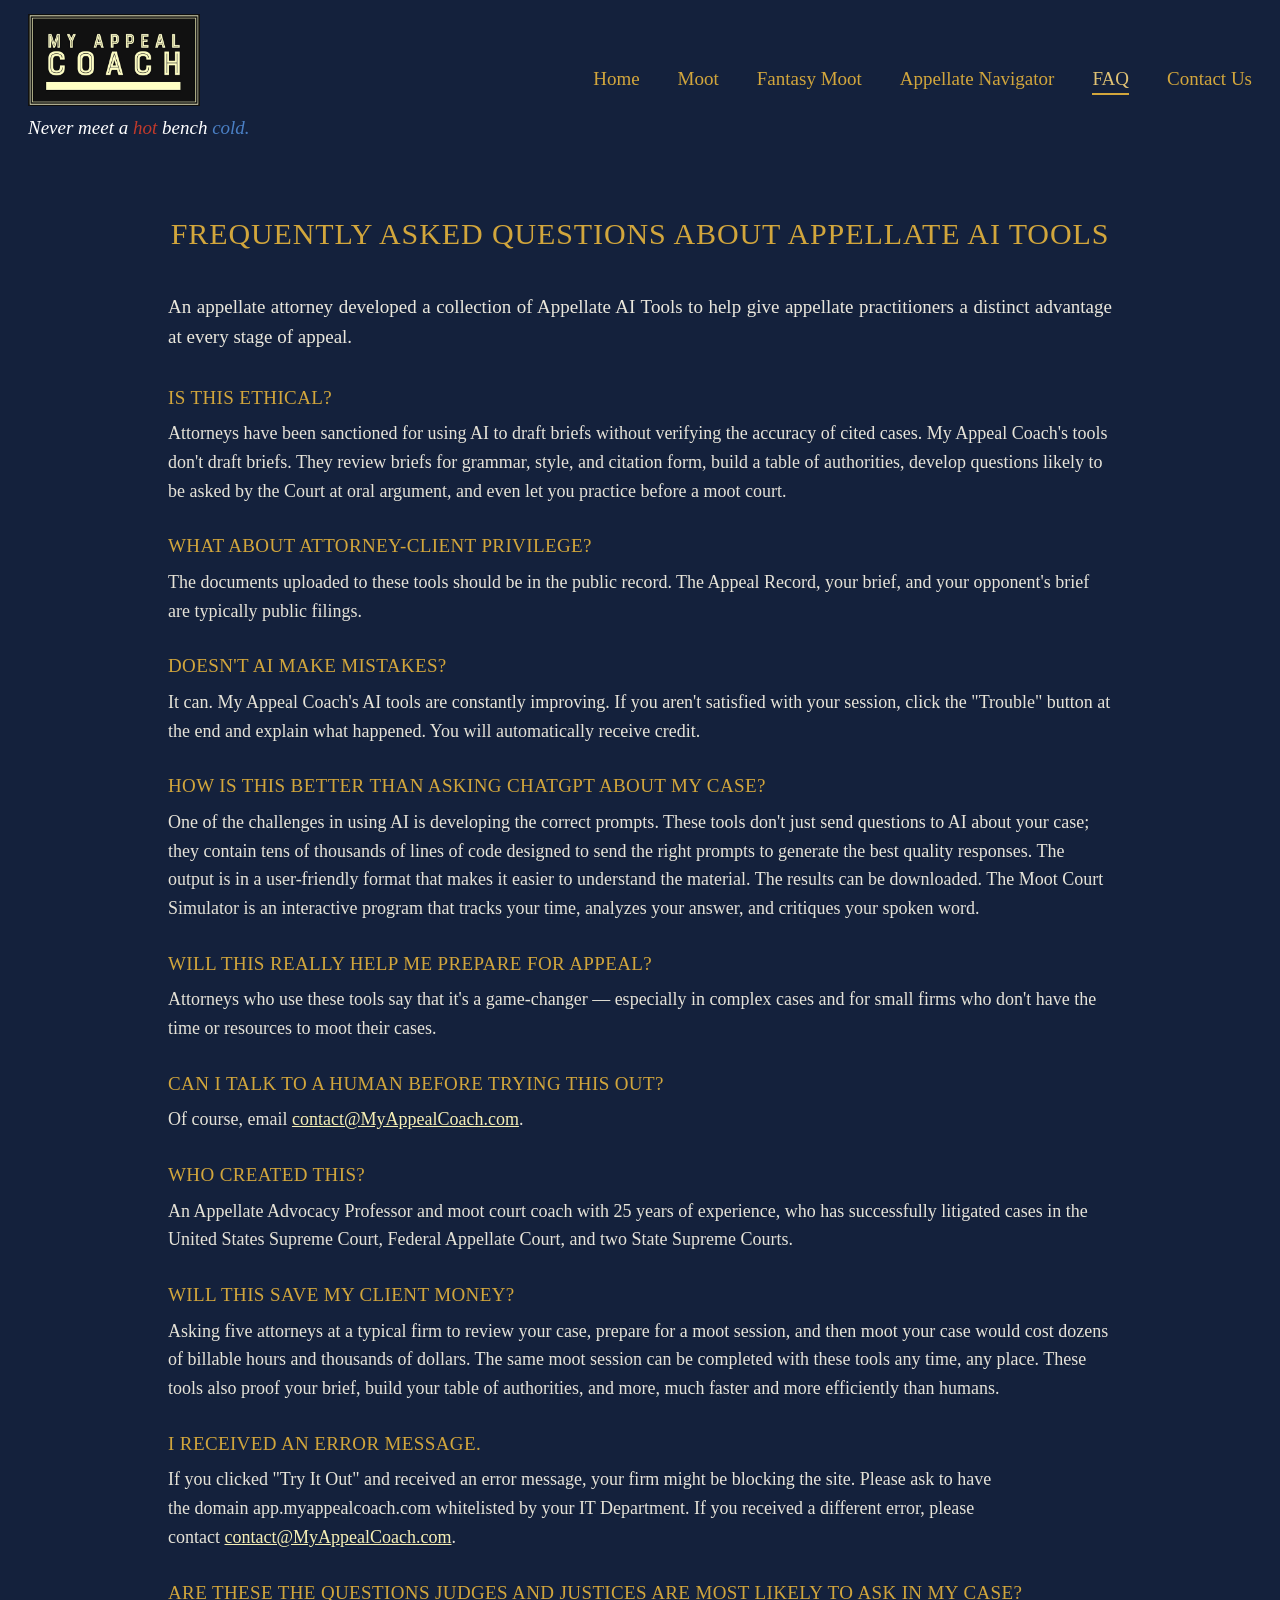
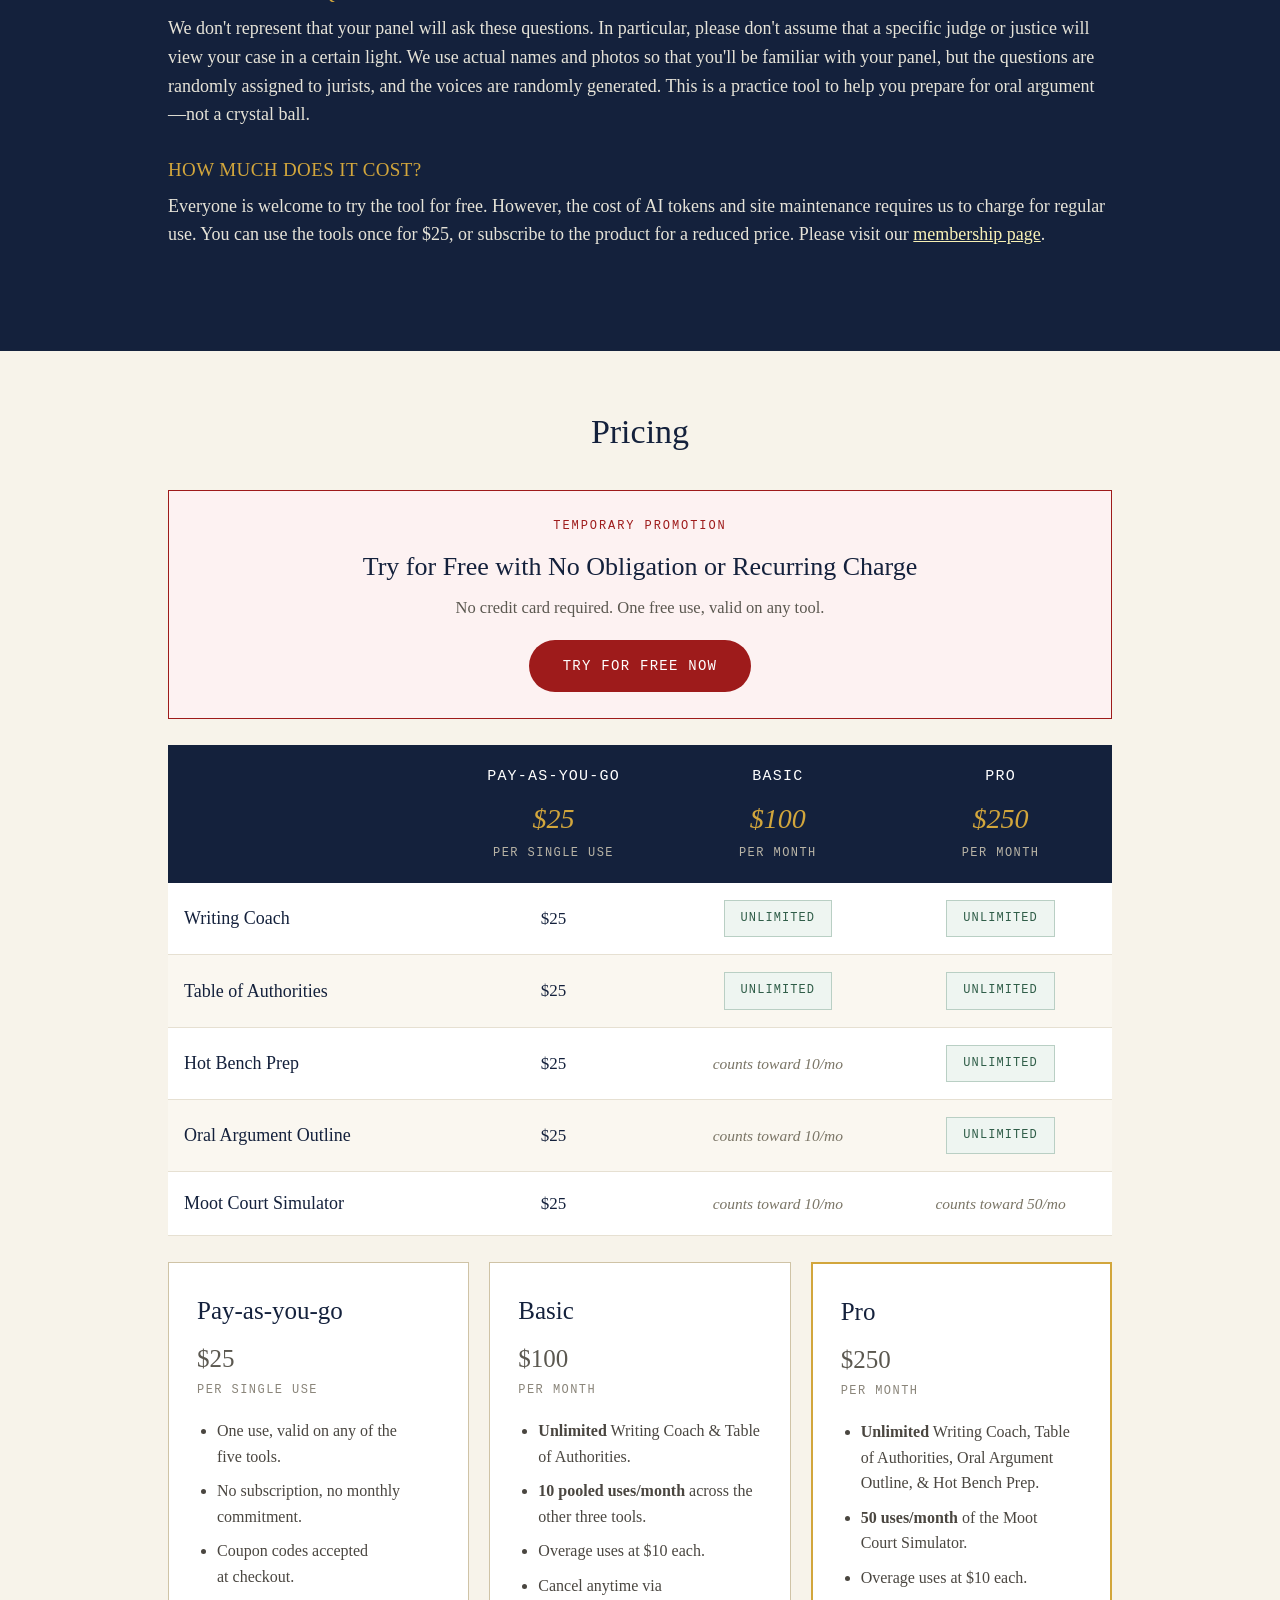
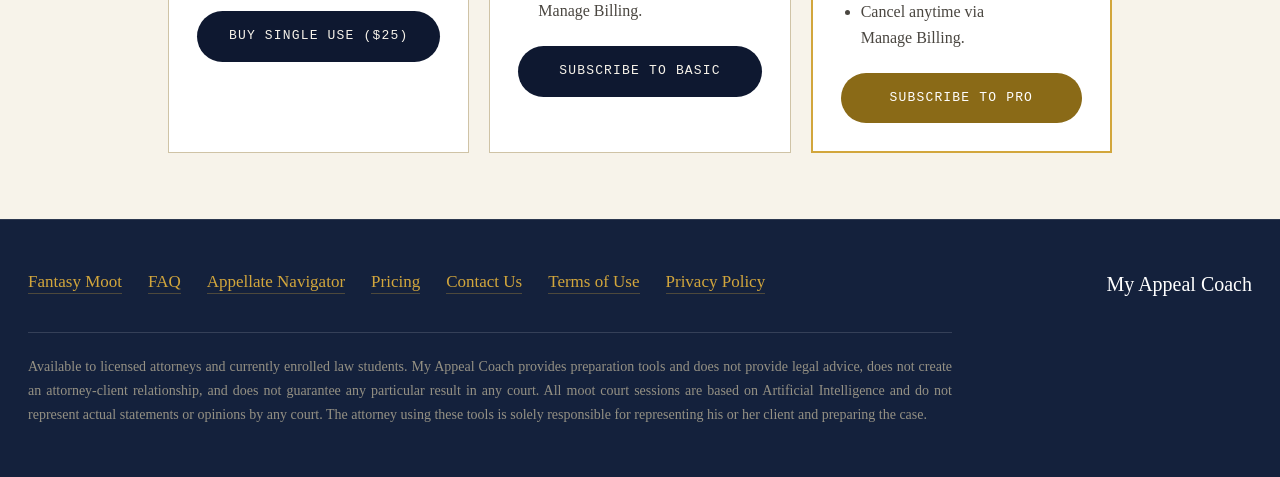
<file: faq.html>
<!DOCTYPE html>
<html lang="en">
<head>
<meta charset="utf-8">
<meta name="viewport" content="width=device-width, initial-scale=1">
<title>FAQ | My Appeal Coach</title>
<meta name="description" content="Common questions about My Appeal Coach's appellate AI tools: ethics, privilege, accuracy, and who built them.">
<link rel="stylesheet" href="style.css">
<link rel="icon" type="image/png" href="favicon.png">
<link rel="icon" type="image/png" href="favicon-dog.png">
<link rel="apple-touch-icon" href="favicon-dog.png">
</head>
<body>

<header class="masthead">
  <div class="wrap masthead-inner">
    <a class="brand" href="index.html">
      <img src="img/site/logo.jpg" alt="My Appeal Coach" width="172">
      <p class="brand-tag">Never meet a <span class="hot">hot</span> bench <span class="cold">cold.</span></p>
    </a>
    <button class="navtoggle" id="navtoggle" aria-expanded="false" aria-controls="primary-nav" aria-label="Menu">
      <span></span><span></span><span></span>
    </button>
    <div class="navwrap" id="primary-nav">
      <nav aria-label="Primary">
        <ul class="nav">
          <li><a href="index.html">Home</a></li>
          <li><a href="https://app.myappealcoach.com/oral-arguments#moot" target="_blank" rel="noopener noreferrer">Moot</a></li>
          <li><a href="fantasy-moot.html">Fantasy Moot</a></li>
          <li><a href="appellate-navigator.html">Appellate Navigator</a></li>
          <li><a href="faq.html" aria-current="page">FAQ</a></li>
          <li><a href="contact.html">Contact Us</a></li>
        </ul>
      </nav>
    </div>
  </div>
</header>

<main>
<section class="page-dark">
  <div class="wrap-narrow">
    <h1 class="page-title">Frequently asked questions about appellate AI&nbsp;tools</h1>
    <p class="faq-intro just">An appellate attorney developed a collection of Appellate AI Tools to help give
       appellate practitioners a distinct advantage at every stage of appeal.</p>
    <dl class="faq">
      <dt>Is this ethical?</dt>
      <dd>Attorneys have been sanctioned for using AI to draft briefs without verifying the accuracy of cited cases. My Appeal Coach's tools don't draft briefs. They review briefs for grammar, style, and citation form, build a table of authorities, develop questions likely to be asked by the Court at oral argument, and even let you practice before a moot court.</dd>
      <dt>What about attorney-client privilege?</dt>
      <dd>The documents uploaded to these tools should be in the public record. The Appeal Record, your brief, and your opponent's brief are typically public filings.</dd>
      <dt>Doesn't AI make mistakes?</dt>
      <dd>It can. My Appeal Coach's AI tools are constantly improving. If you aren't satisfied with your session, click the &quot;Trouble&quot; button at the end and explain what happened. You will automatically receive credit.</dd>
      <dt>How is this better than asking ChatGPT about my case?</dt>
      <dd>One of the challenges in using AI is developing the correct prompts. These tools don't just send questions to AI about your case; they contain tens of thousands of lines of code designed to send the right prompts to generate the best quality responses. The output is in a user-friendly format that makes it easier to understand the material. The results can be downloaded. The Moot Court Simulator is an interactive program that tracks your time, analyzes your answer, and critiques your spoken word.</dd>
      <dt>Will this really help me prepare for appeal?</dt>
      <dd>Attorneys who use these tools say that it's a game-changer &mdash; especially in complex cases and for small firms who don't have the time or resources to moot their cases.</dd>
      <dt>Can I talk to a human before trying this out?</dt>
      <dd>Of course, email <a href="mailto:contact@MyAppealCoach.com">contact@MyAppealCoach.com</a>.</dd>
      <dt>Who created this?</dt>
      <dd>An Appellate Advocacy Professor and moot court coach with 25 years of experience, who has successfully litigated cases in the United States Supreme Court, Federal Appellate Court, and two State Supreme Courts.</dd>
      <dt>Will this save my client money?</dt>
      <dd>Asking five attorneys at a typical firm to review your case, prepare for a moot session, and then moot your case would cost dozens of billable hours and thousands of dollars. The same moot session can be completed with these tools any time, any place. These tools also proof your brief, build your table of authorities, and more, much faster and more efficiently than humans.</dd>
      <dt>I received an error message.</dt>
      <dd>If you clicked &quot;Try It Out&quot; and received an error message, your firm might be blocking the site. Please ask to have the domain app.myappealcoach.com whitelisted by your IT Department. If you received a different error, please contact <a href="mailto:contact@MyAppealCoach.com">contact@MyAppealCoach.com</a>.</dd>
      <dt>Are these the questions judges and justices are most likely to ask in my case?</dt>
      <dd>We don't represent that your panel will ask these questions. In particular, please don't assume that a specific judge or justice will view your case in a certain light. We use actual names and photos so that you'll be familiar with your panel, but the questions are randomly assigned to jurists, and the voices are randomly generated. This is a practice tool to help you prepare for oral argument&mdash;not a crystal ball.</dd>
      <dt>How much does it cost?</dt>
      <dd>Everyone is welcome to try the tool for free. However, the cost of AI tokens and site maintenance requires us to charge for regular use. You can use the tools once for $25, or subscribe to the product for a reduced price. Please visit our <a href="https://app.myappealcoach.com/membership" target="_blank" rel="noopener noreferrer">membership page</a>.</dd>
    </dl>
  </div>
</section>

<section class="pricing-band" id="pricing">
  <div class="wrap-narrow">
    <h2>Pricing</h2>

    <!-- ===== PROMO BOX — delete this entire <div class="promo"> block to remove ===== -->
    <div class="promo">
      <p class="kicker">Temporary promotion</p>
      <h3>Try for Free with No Obligation or Recurring Charge</h3>
      <p>No credit card required. One free use, valid on any tool.</p>
      <a class="pill" href="https://app.myappealcoach.com/" target="_blank" rel="noopener noreferrer">Try for free now</a>
    </div>
    <!-- ===== END PROMO BOX ===== -->

    <div class="ptable-scroll">
      <table class="ptable">
        <caption class="sr-only">Comparison of Pay-as-you-go, Basic, and Pro plans by tool</caption>
        <thead>
          <tr>
            <th scope="col"><span class="sr-only">Tool</span></th>
            <th scope="col">Pay-as-you-go<span class="amt">$25</span><span class="per">Per single use</span></th>
            <th scope="col">Basic<span class="amt">$100</span><span class="per">Per month</span></th>
            <th scope="col">Pro<span class="amt">$250</span><span class="per">Per month</span></th>
          </tr>
        </thead>
        <tbody>
          <tr><th scope="row">Writing Coach</th><td>$25</td><td><span class="tag-unl">Unlimited</span></td><td><span class="tag-unl">Unlimited</span></td></tr>
          <tr><th scope="row">Table of Authorities</th><td>$25</td><td><span class="tag-unl">Unlimited</span></td><td><span class="tag-unl">Unlimited</span></td></tr>
          <tr><th scope="row">Hot Bench Prep</th><td>$25</td><td><span class="counts">counts toward 10/mo</span></td><td><span class="tag-unl">Unlimited</span></td></tr>
          <tr><th scope="row">Oral Argument Outline</th><td>$25</td><td><span class="counts">counts toward 10/mo</span></td><td><span class="tag-unl">Unlimited</span></td></tr>
          <tr><th scope="row">Moot Court Simulator</th><td>$25</td><td><span class="counts">counts toward 10/mo</span></td><td><span class="counts">counts toward 50/mo</span></td></tr>
        </tbody>
      </table>
    </div>

    <div class="plans">
      <div class="plan">
        <h3>Pay-as-you-go</h3>
        <p class="amt">$25</p>
        <p class="per">Per single use</p>
        <ul>
          <li>One use, valid on any of the five tools.</li>
          <li>No subscription, no monthly commitment.</li>
          <li>Coupon codes accepted at checkout.</li>
        </ul>
        <a class="pill pill-dark" href="https://app.myappealcoach.com/membership" target="_blank" rel="noopener noreferrer">Buy single use ($25)</a>
      </div>
      <div class="plan">
        <h3>Basic</h3>
        <p class="amt">$100</p>
        <p class="per">Per month</p>
        <ul>
          <li><strong>Unlimited</strong> Writing Coach &amp; Table of Authorities.</li>
          <li><strong>10 pooled uses/month</strong> across the other three tools.</li>
          <li>Overage uses at $10 each.</li>
          <li>Cancel anytime via Manage Billing.</li>
        </ul>
        <a class="pill pill-dark" href="https://app.myappealcoach.com/membership" target="_blank" rel="noopener noreferrer">Subscribe to Basic</a>
      </div>
      <div class="plan featured">
        <h3>Pro</h3>
        <p class="amt">$250</p>
        <p class="per">Per month</p>
        <ul>
          <li><strong>Unlimited</strong> Writing Coach, Table of Authorities, Oral Argument Outline, &amp; Hot Bench Prep.</li>
          <li><strong>50 uses/month</strong> of the Moot Court Simulator.</li>
          <li>Overage uses at $10 each.</li>
          <li>Cancel anytime via Manage Billing.</li>
        </ul>
        <a class="pill pill-goldbtn" href="https://app.myappealcoach.com/membership" target="_blank" rel="noopener noreferrer">Subscribe to Pro</a>
      </div>
    </div>
  </div>
</section>

</main>

<footer class="foot">
  <div class="wrap">
    <div class="foot-grid">
      <ul class="foot-nav">
        <li><a href="fantasy-moot.html">Fantasy Moot</a></li>
        <li><a href="faq.html">FAQ</a></li>
        <li><a href="appellate-navigator.html">Appellate Navigator</a></li>
        <li><a href="https://app.myappealcoach.com/membership" target="_blank" rel="noopener noreferrer">Pricing</a></li>
        <li><a href="contact.html">Contact Us</a></li>
        <li><a href="https://app.myappealcoach.com/terms" target="_blank" rel="noopener noreferrer">Terms of Use</a></li>
        <li><a href="https://app.myappealcoach.com/privacy" target="_blank" rel="noopener noreferrer">Privacy Policy</a></li>
      </ul>
      <div class="foot-mark">My Appeal Coach</div>
    </div>
    <p class="notice">
      Available to licensed attorneys and currently enrolled law students. My Appeal Coach provides preparation tools and does not
      provide legal advice, does not create an attorney-client relationship, and does not guarantee
      any particular result in any court. All moot court sessions are based on Artificial
      Intelligence and do not represent actual statements or opinions by any court. The attorney
      using these tools is solely responsible for representing his or her client and preparing the
      case.
    </p>
  </div>
</footer>

<script src="nav.js"></script>
</body>
</html>
</file>
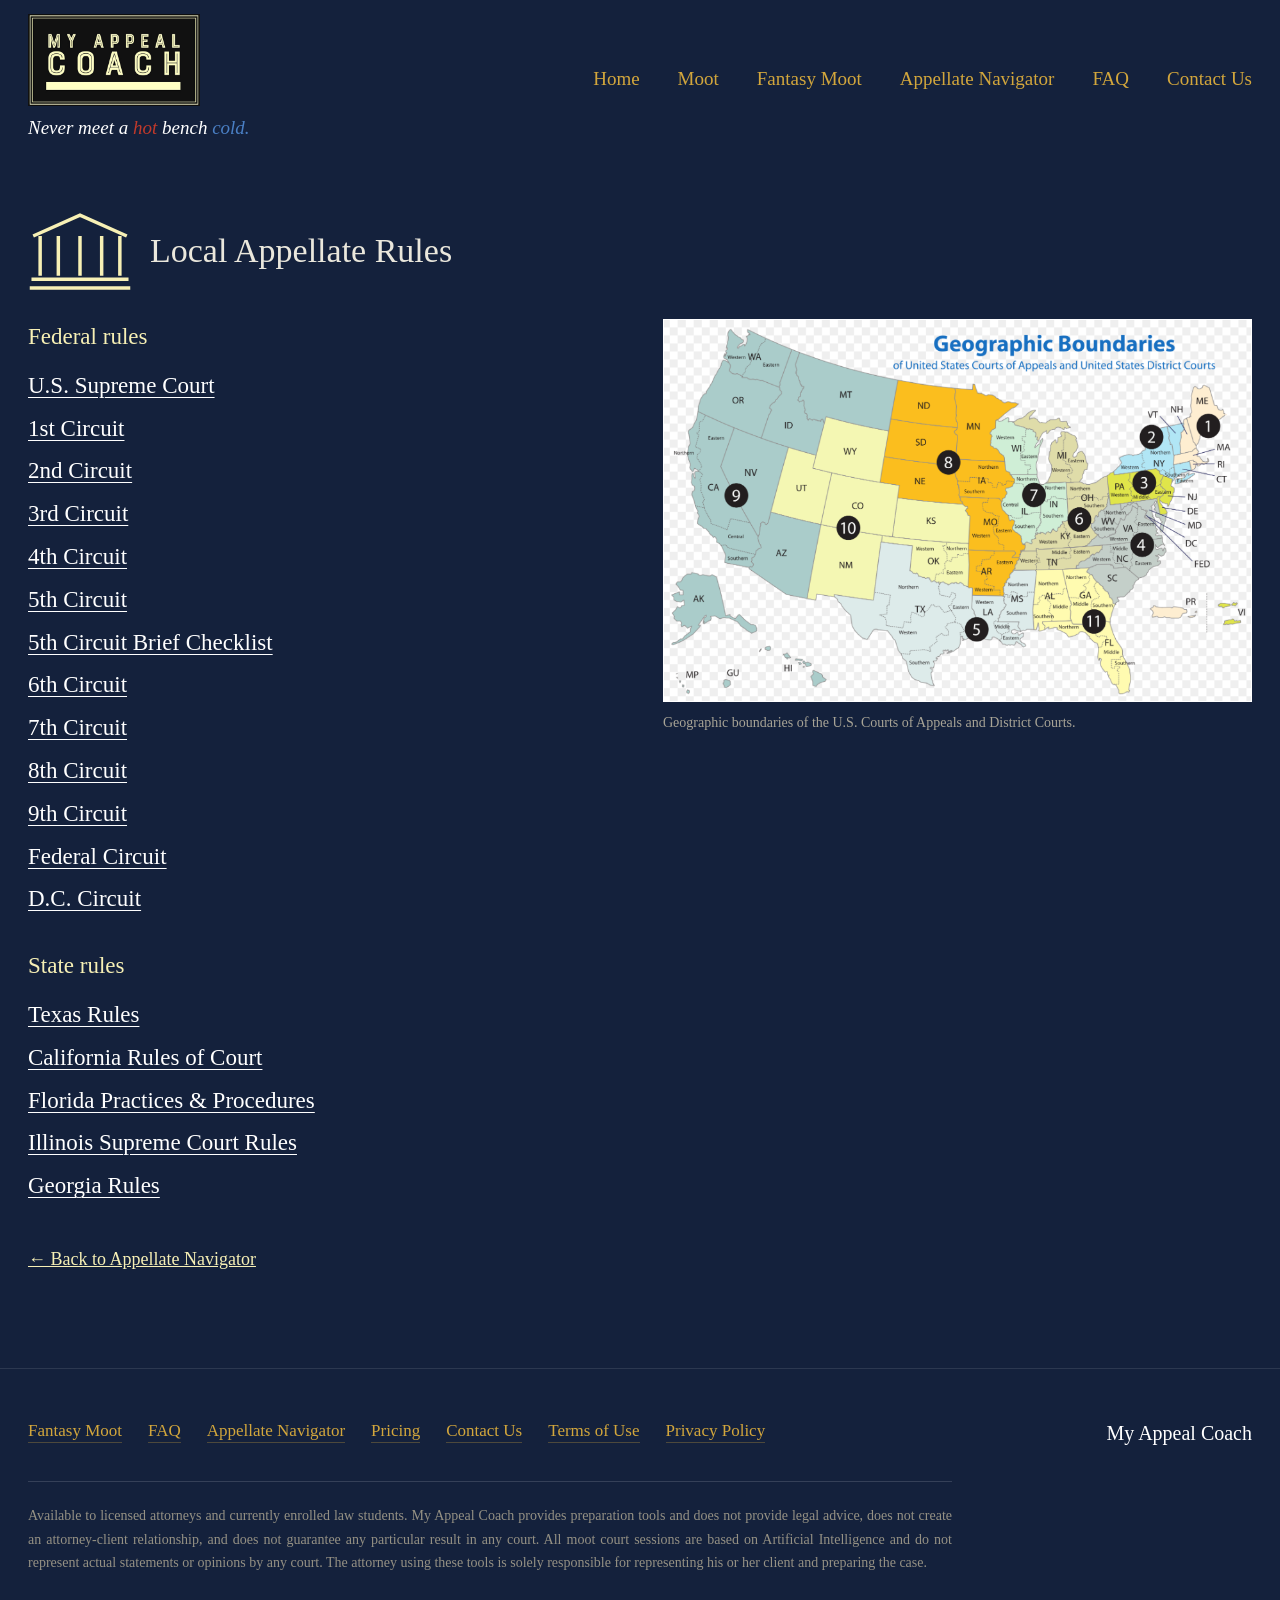
<file: local-rules.html>
<!DOCTYPE html>
<html lang="en">
<head>
<meta charset="utf-8">
<meta name="viewport" content="width=device-width, initial-scale=1">
<title>Local Appellate Rules | My Appeal Coach</title>
<meta name="description" content="Appellate rules for every federal circuit, the U.S. Supreme Court, and selected states.">
<link rel="stylesheet" href="style.css">
<link rel="icon" type="image/png" href="favicon.png">
<link rel="icon" type="image/png" href="favicon-dog.png">
<link rel="apple-touch-icon" href="favicon-dog.png">
</head>
<body>

<header class="masthead">
  <div class="wrap masthead-inner">
    <a class="brand" href="index.html">
      <img src="img/site/logo.jpg" alt="My Appeal Coach" width="172">
      <p class="brand-tag">Never meet a <span class="hot">hot</span> bench <span class="cold">cold.</span></p>
    </a>
    <button class="navtoggle" id="navtoggle" aria-expanded="false" aria-controls="primary-nav" aria-label="Menu">
      <span></span><span></span><span></span>
    </button>
    <div class="navwrap" id="primary-nav">
      <nav aria-label="Primary">
        <ul class="nav">
          <li><a href="index.html">Home</a></li>
          <li><a href="https://app.myappealcoach.com/oral-arguments#moot" target="_blank" rel="noopener noreferrer">Moot</a></li>
          <li><a href="fantasy-moot.html">Fantasy Moot</a></li>
          <li><a href="appellate-navigator.html">Appellate Navigator</a></li>
          <li><a href="faq.html">FAQ</a></li>
          <li><a href="contact.html">Contact Us</a></li>
        </ul>
      </nav>
    </div>
  </div>
</header>

<main>
<section class="page-dark">
  <div class="wrap">
    <div class="listhead"><svg class="pillar" viewBox="0 0 120 96" fill="none" stroke="currentColor" stroke-width="4" aria-hidden="true">
<path d="M6 30 60 6l54 24"/><path d="M14 30v46M35 30v46M60 30v46M85 30v46M106 30v46"/>
<path d="M4 80h112M2 90h116"/></svg><h1>Local Appellate Rules</h1></div>
    <div class="listgrid">
      <div>
        <h2 class="subhead">Federal rules</h2>
    <ul class="linklist">
      <li><a href="https://www.supremecourt.gov/filingandrules/rules_guidance.aspx" target="_blank" rel="noopener noreferrer">U.S. Supreme Court</a></li>
      <li><a href="https://www.ca1.uscourts.gov/rules-procedures" target="_blank" rel="noopener noreferrer">1st Circuit</a></li>
      <li><a href="https://www.ca2.uscourts.gov/clerk/case_filing/rules/rules_home.html" target="_blank" rel="noopener noreferrer">2nd Circuit</a></li>
      <li><a href="https://www.ca3.uscourts.gov/rules-procedures-0" target="_blank" rel="noopener noreferrer">3rd Circuit</a></li>
      <li><a href="https://www.ca4.uscourts.gov/rules-and-procedures" target="_blank" rel="noopener noreferrer">4th Circuit</a></li>
      <li><a href="https://www.ca5.uscourts.gov/rules-procedures" target="_blank" rel="noopener noreferrer">5th Circuit</a></li>
      <li><a href="https://www.ca5.uscourts.gov/docs/default-source/forms-and-documents---clerks-office/rules/brchecklist.pdf" target="_blank" rel="noopener noreferrer">5th Circuit Brief Checklist</a></li>
      <li><a href="https://www.ca6.uscourts.gov/rules-and-procedures" target="_blank" rel="noopener noreferrer">6th Circuit</a></li>
      <li><a href="https://www.ca7.uscourts.gov/pages/LandingPage.php?page=rules-procedures" target="_blank" rel="noopener noreferrer">7th Circuit</a></li>
      <li><a href="https://www.ca8.uscourts.gov/rules-procedures" target="_blank" rel="noopener noreferrer">8th Circuit</a></li>
      <li><a href="https://www.ca9.uscourts.gov/rules/" target="_blank" rel="noopener noreferrer">9th Circuit</a></li>
      <li><a href="https://www.cafc.uscourts.gov/home/rules-procedures-forms/" target="_blank" rel="noopener noreferrer">Federal Circuit</a></li>
      <li><a href="https://www.cadc.uscourts.gov/circuit-rules-procedures" target="_blank" rel="noopener noreferrer">D.C. Circuit</a></li>
    </ul>

        <h2 class="subhead">State rules</h2>
    <ul class="linklist">
      <li><a href="https://www.txcourts.gov/rules-forms/rules-standards/" target="_blank" rel="noopener noreferrer">Texas Rules</a></li>
      <li><a href="https://courts.ca.gov/forms-rules/rules-court" target="_blank" rel="noopener noreferrer">California Rules of Court</a></li>
      <li><a href="https://supremecourt.flcourts.gov/" target="_blank" rel="noopener noreferrer">Florida Practices &amp; Procedures</a></li>
      <li><a href="https://www.illinoiscourts.gov/rules-law/supreme-court-rules/" target="_blank" rel="noopener noreferrer">Illinois Supreme Court Rules</a></li>
      <li><a href="https://www.gasupreme.us/rules/" target="_blank" rel="noopener noreferrer">Georgia Rules</a></li>
    </ul>

      </div>
      <figure class="mapfig">
        <img src="img/site/circuit-map.png" alt="Map of the geographic boundaries of the United States Courts of Appeals and United States District Courts">
        <figcaption>Geographic boundaries of the U.S. Courts of Appeals and District Courts.</figcaption>
      </figure>
    </div>
    <p style="margin-top:34px"><a href="appellate-navigator.html">&larr; Back to Appellate Navigator</a></p>
  </div>
</section>
</main>

<footer class="foot">
  <div class="wrap">
    <div class="foot-grid">
      <ul class="foot-nav">
        <li><a href="fantasy-moot.html">Fantasy Moot</a></li>
        <li><a href="faq.html">FAQ</a></li>
        <li><a href="appellate-navigator.html">Appellate Navigator</a></li>
        <li><a href="https://app.myappealcoach.com/membership" target="_blank" rel="noopener noreferrer">Pricing</a></li>
        <li><a href="contact.html">Contact Us</a></li>
        <li><a href="https://app.myappealcoach.com/terms" target="_blank" rel="noopener noreferrer">Terms of Use</a></li>
        <li><a href="https://app.myappealcoach.com/privacy" target="_blank" rel="noopener noreferrer">Privacy Policy</a></li>
      </ul>
      <div class="foot-mark">My Appeal Coach</div>
    </div>
    <p class="notice">
      Available to licensed attorneys and currently enrolled law students. My Appeal Coach provides preparation tools and does not
      provide legal advice, does not create an attorney-client relationship, and does not guarantee
      any particular result in any court. All moot court sessions are based on Artificial
      Intelligence and do not represent actual statements or opinions by any court. The attorney
      using these tools is solely responsible for representing his or her client and preparing the
      case.
    </p>
  </div>
</footer>

<script src="nav.js"></script>
</body>
</html>
</file>
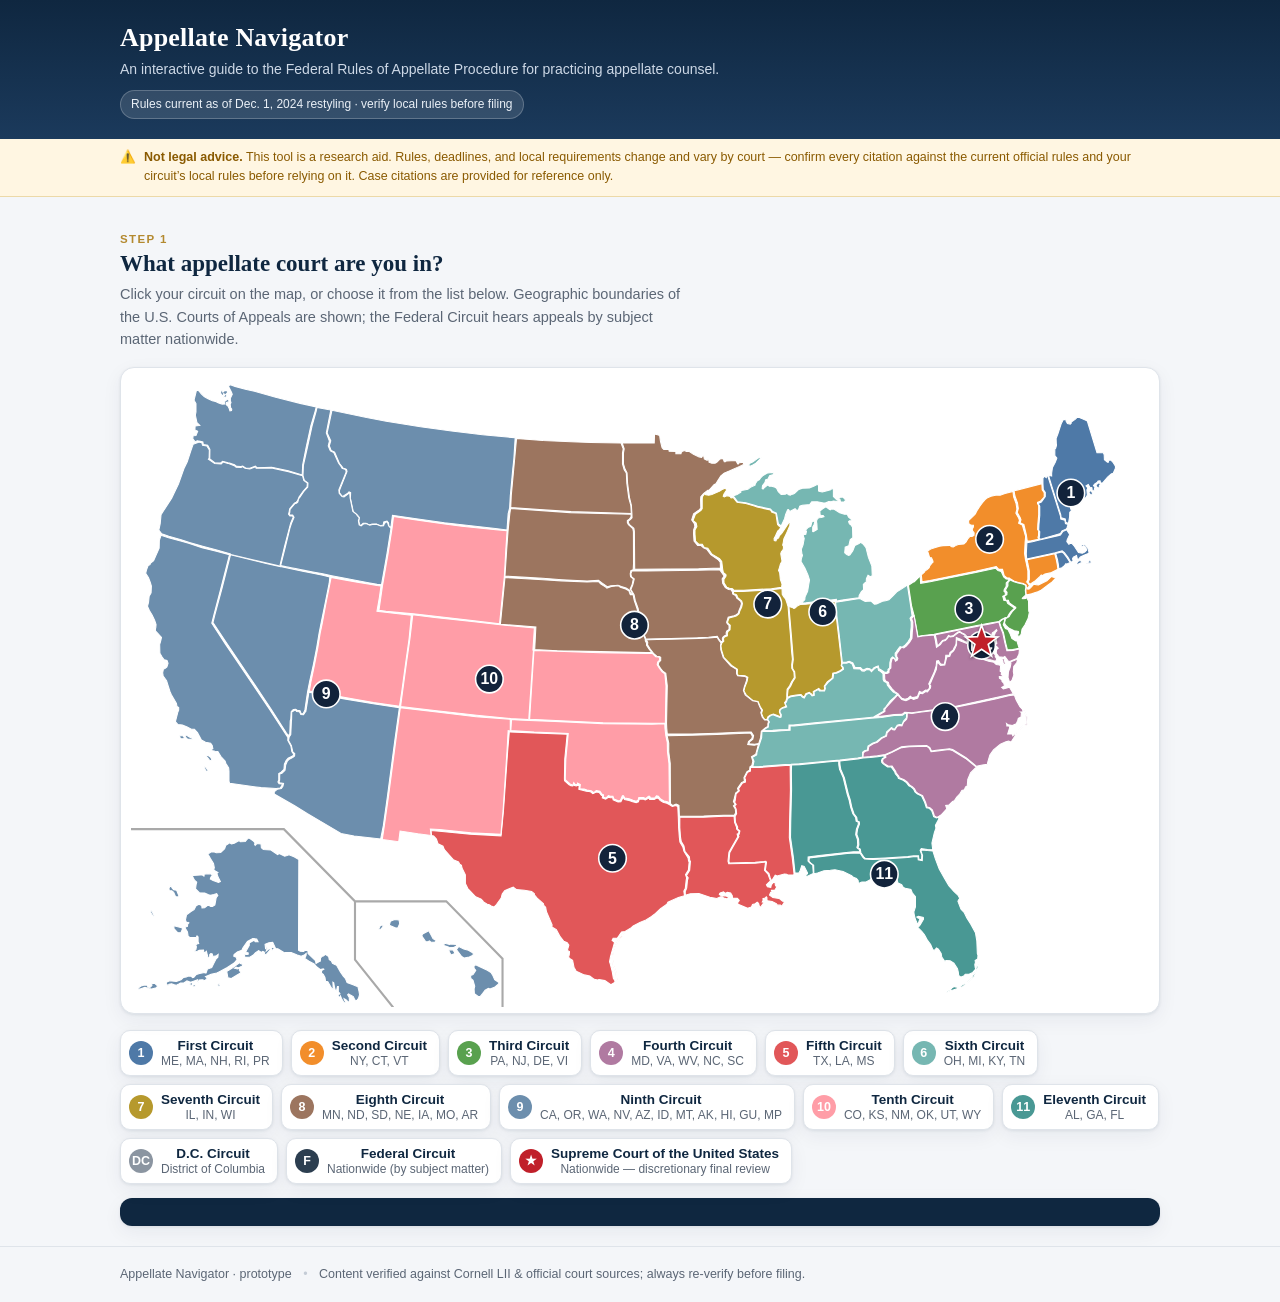
<file: procedure.html>
<!doctype html>
<html lang="en">
<head>
<meta charset="utf-8">
<meta name="viewport" content="width=device-width, initial-scale=1">
<title>Appellate Navigator — Federal Rules of Appellate Procedure Guide</title>
<style>
:root{
  --navy:#0f2740; --navy2:#1b3a5c; --accent:#b3892f; --accent2:#c99a3a;
  --ink:#1a2330; --muted:#5b6675; --line:#dfe4ea; --bg:#f4f6f9; --card:#ffffff;
  --ok:#1f7a4d; --warn:#8a5a00; --warnbg:#fff6e2; --flag:#8a2b2b; --flagbg:#fbecec;
  --chip:#eef1f5;
  --shadow:0 1px 3px rgba(16,32,64,.08),0 6px 20px rgba(16,32,64,.06);
}
*{box-sizing:border-box}
html,body{margin:0;padding:0}
body{font-family:-apple-system,BlinkMacSystemFont,"Segoe UI",Roboto,Helvetica,Arial,sans-serif;
  color:var(--ink);background:var(--bg);line-height:1.55;-webkit-font-smoothing:antialiased}
h1,h2,h3,h4{font-family:Georgia,"Times New Roman",serif;color:var(--navy);line-height:1.25}
a{color:var(--navy2)}
.wrap{max-width:1080px;margin:0 auto;padding:0 20px}
header.top{background:linear-gradient(180deg,var(--navy),var(--navy2));color:#fff;padding:22px 0 20px}
header.top h1{color:#fff;margin:0 0 4px;font-size:26px;letter-spacing:.2px}
header.top .sub{color:#cdd8e6;font-size:14px;margin:0}
header.top .badge{display:inline-block;margin-top:10px;background:rgba(255,255,255,.12);
  border:1px solid rgba(255,255,255,.22);color:#eaf0f7;font-size:12px;padding:4px 10px;border-radius:999px}
.disclaimer{background:var(--warnbg);border-bottom:1px solid #ecd9a8;color:var(--warn);
  font-size:12.5px;padding:9px 0}
.disclaimer .wrap{display:flex;gap:8px;align-items:flex-start}
.crumbs{display:flex;flex-wrap:wrap;gap:6px;align-items:center;font-size:13px;color:var(--muted);
  padding:14px 0 2px}
.crumbs .cb{cursor:pointer;color:var(--navy2);text-decoration:none;padding:2px 8px;border-radius:6px;background:var(--chip)}
.crumbs .cb:hover{background:#e2e8f0}
.crumbs .sep{color:#aab3c0}
.crumbs .cur{color:var(--ink);font-weight:600}
main{padding:8px 0 60px}
.screen{display:none;animation:fade .25s ease}
.screen.active{display:block}
@keyframes fade{from{opacity:0;transform:translateY(4px)}to{opacity:1;transform:none}}
.step-eyebrow{text-transform:uppercase;letter-spacing:.12em;font-size:11.5px;color:var(--accent);
  font-weight:700;margin:18px 0 2px}
.step-title{font-size:23px;margin:0 0 4px}
.step-help{color:var(--muted);font-size:14.5px;margin:0 0 16px;max-width:70ch}
.map-wrap{position:relative;background:var(--card);border:1px solid var(--line);border-radius:14px;
  box-shadow:var(--shadow);padding:10px 10px 6px;overflow:hidden}
#us-map{width:100%;height:auto;display:block}
#us-map .state{stroke:#ffffff;stroke-width:1;cursor:pointer;transition:opacity .12s,filter .12s}
#us-map .state:hover{opacity:.82}
#us-map .state.dim{opacity:.35}
#us-map .state.on{stroke:#0f2740;stroke-width:2.2}
#us-map .badge circle{fill:#12233b;stroke:#fff;stroke-width:1.5;pointer-events:none}
#us-map .badge text{fill:#fff;font:700 15px/1 -apple-system,Segoe UI,Arial,sans-serif;pointer-events:none}
#us-map .scotus-star{fill:#c0202a;stroke:#fff;stroke-width:1.6;cursor:pointer;filter:drop-shadow(0 1px 1.5px rgba(0,0,0,.45));transition:fill .12s}
#us-map .scotus-star:hover{fill:#e02531}
#us-map .scotus-star.on{stroke:#111;stroke-width:2.4}
</style>
</head>
<body>
<header class="top">
  <div class="wrap">
    <h1>Appellate Navigator</h1>
    <p class="sub">An interactive guide to the Federal Rules of Appellate Procedure for practicing appellate counsel.</p>
    <span class="badge" id="verStamp">Rules current as of Dec.&nbsp;1, 2024 restyling &middot; verify local rules before filing</span>
  </div>
</header>
<div class="disclaimer"><div class="wrap">
  <span>&#9888;&#65039;</span>
  <span><strong>Not legal advice.</strong> This tool is a research aid. Rules, deadlines, and local requirements change and vary by court &mdash; confirm every citation against the current official rules and your circuit&rsquo;s local rules before relying on it. Case citations are provided for reference only.</span>
</div></div>

<div class="wrap">
  <nav class="crumbs" id="crumbs"></nav>
</div>

<main class="wrap">

  <!-- STEP 1: COURT / CIRCUIT MAP -->
  <section class="screen active" id="screen-court">
    <div class="step-eyebrow">Step 1</div>
    <h2 class="step-title">What appellate court are you in?</h2>
    <p class="step-help">Click your circuit on the map, or choose it from the list below. Geographic boundaries of the U.S. Courts of Appeals are shown; the Federal Circuit hears appeals by subject matter nationwide.</p>
    <div class="map-wrap">

<svg id="us-map" xmlns="http://www.w3.org/2000/svg" xmlns:xlink="http://www.w3.org/1999/xlink" viewBox="174 100 959 593" preserveAspectRatio="xMidYMid meet">

<g id="g5">
	<path class="state" data-st="HI" id="HI" d="M407.1,619.3l1.9-3.6l2.3-0.3l0.3,0.8l-2.1,3.1H407.1z M417.3,615.6l6.1,2.6l2.1-0.3l1.6-3.9   l-0.6-3.4l-4.2-0.5l-4,1.8L417.3,615.6z M448,625.6l3.7,5.5l2.4-0.3l1.1-0.5l1.5,1.3l3.7-0.2l1-1.5l-2.9-1.8l-1.9-3.7l-2.1-3.6   l-5.8,2.9L448,625.6z M468.2,634.5l1.3-1.9l4.7,1l0.6-0.5l6.1,0.6l-0.3,1.3l-2.6,1.5l-4.4-0.3L468.2,634.5z M473.5,639.7l1.9,3.9   l3.1-1.1l0.3-1.6l-1.6-2.1l-3.7-0.3V639.7z M480.5,638.5l2.3-2.9l4.7,2.4l4.4,1.1l4.4,2.7v1.9l-3.6,1.8l-4.8,1l-2.4-1.5   L480.5,638.5z M497.1,654.1l1.6-1.3l3.4,1.6l7.6,3.6l3.4,2.1l1.6,2.4l1.9,4.4l4,2.6l-0.3,1.3l-3.9,3.2l-4.2,1.5l-1.5-0.6l-3.1,1.8   l-2.4,3.2l-2.3,2.9l-1.8-0.2l-3.6-2.6l-0.3-4.5l0.6-2.4l-1.6-5.7l-2.1-1.8l-0.2-2.6l2.3-1l2.1-3.1l0.5-1l-1.6-1.8L497.1,654.1z"/>
	<path class="state" data-st="AK" id="AK" d="M332.1,553.7l-0.3,85.4l1.6,1l3.1,0.2l1.5-1.1h2.6l0.2,2.9l7,6.8l0.5,2.6l3.4-1.9l0.6-0.2l0.3-3.1   l1.5-1.6l1.1-0.2l1.9-1.5l3.1,2.1l0.6,2.9l1.9,1.1l1.1,2.4l3.9,1.8l3.4,6l2.7,3.9l2.3,2.7l1.5,3.7l5,1.8l5.2,2.1l1,4.4l0.5,3.1   l-1,3.4l-1.8,2.3l-1.6-0.8l-1.5-3.1l-2.7-1.5l-1.8-1.1l-0.8,0.8l1.5,2.7l0.2,3.7l-1.1,0.5l-1.9-1.9l-2.1-1.3l0.5,1.6l1.3,1.8   l-0.8,0.8c0,0-0.8-0.3-1.3-1c-0.5-0.6-2.1-3.4-2.1-3.4l-1-2.3c0,0-0.3,1.3-1,1c-0.6-0.3-1.3-1.5-1.3-1.5l1.8-1.9l-1.5-1.5v-5h-0.8   l-0.8,3.4l-1.1,0.5l-1-3.7l-0.6-3.7l-0.8-0.5l0.3,5.7v1.1l-1.5-1.3l-3.6-6l-2.1-0.5l-0.6-3.7l-1.6-2.9l-1.6-1.1v-2.3l2.1-1.3   l-0.5-0.3l-2.6,0.6l-3.4-2.4l-2.6-2.9l-4.8-2.6l-4-2.6l1.3-3.2v-1.6l-1.8,1.6l-2.9,1.1l-3.7-1.1l-5.7-2.4h-5.5l-0.6,0.5l-6.5-3.9   l-2.1-0.3l-2.7-5.8l-3.6,0.3l-3.6,1.5l0.5,4.5l1.1-2.9l1,0.3l-1.5,4.4l3.2-2.7l0.6,1.6l-3.9,4.4l-1.3-0.3l-0.5-1.9l-1.3-0.8   l-1.3,1.1l-2.7-1.8l-3.1,2.1l-1.8,2.1l-3.4,2.1l-4.7-0.2l-0.5-2.1l3.7-0.6v-1.3l-2.3-0.6l1-2.4l2.3-3.9v-1.8l0.2-0.8l4.4-2.3l1,1.3   h2.7l-1.3-2.6l-3.7-0.3l-5,2.7l-2.4,3.4l-1.8,2.6l-1.1,2.3l-4.2,1.5l-3.1,2.6l-0.3,1.6l2.3,1l0.8,2.1l-2.7,3.2l-6.5,4.2l-7.8,4.2   l-2.1,1.1l-5.3,1.1l-5.3,2.3l1.8,1.3l-1.5,1.5l-0.5,1.1l-2.7-1l-3.2,0.2l-0.8,2.3h-1l0.3-2.4l-3.6,1.3l-2.9,1l-3.4-1.3l-2.9,1.9   h-3.2l-2.1,1.3l-1.6,0.8l-2.1-0.3l-2.6-1.1l-2.3,0.6l-1,1l-1.6-1.1v-1.9l3.1-1.3l6.3,0.6l4.4-1.6l2.1-2.1l2.9-0.6l1.8-0.8l2.7,0.2   l1.6,1.3l1-0.3l2.3-2.7l3.1-1l3.4-0.6l1.3-0.3l0.6,0.5h0.8l1.3-3.7l4-1.5l1.9-3.7l2.3-4.5l1.6-1.5l0.3-2.6l-1.6,1.3l-3.4,0.6   l-0.6-2.4l-1.3-0.3l-1,1l-0.2,2.9l-1.5-0.2l-1.5-5.8l-1.3,1.3l-1.1-0.5l-0.3-1.9l-4,0.2l-2.1,1.1l-2.6-0.3l1.5-1.5l0.5-2.6   l-0.6-1.9l1.5-1l1.3-0.2l-0.6-1.8v-4.4l-1-1l-0.8,1.5h-6.1l-1.5-1.3l-0.6-3.9l-2.1-3.6v-1l2.1-0.8l0.2-2.1l1.1-1.1l-0.8-0.5   l-1.3,0.5l-1.1-2.7l1-5l4.5-3.2l2.6-1.6l1.9-3.7l2.7-1.3l2.6,1.1l0.3,2.4l2.4-0.3l3.2-2.4l1.6,0.6l1,0.6h1.6l2.3-1.3l0.8-4.4   c0,0,0.3-2.9,1-3.4c0.6-0.5,1-1,1-1l-1.1-1.9l-2.6,0.8l-3.2,0.8l-1.9-0.5l-3.6-1.8l-5-0.2l-3.6-3.7l0.5-3.9l0.6-2.4l-2.1-1.8   l-1.9-3.7l0.5-0.8l6.8-0.5h2.1l1,1h0.6l-0.2-1.6l3.9-0.6l2.6,0.3l1.5,1.1l-1.5,2.1l-0.5,1.5l2.7,1.6l5,1.8l1.8-1l-2.3-4.4l-1-3.2   l1-0.8l-3.4-1.9l-0.5-1.1l0.5-1.6l-0.8-3.9l-2.9-4.7l-2.4-4.2l2.9-1.9h3.2l1.8,0.6l4.2-0.2l3.7-3.6l1.1-3.1l3.7-2.4l1.6,1l2.7-0.6   l3.7-2.1l1.1-0.2l1,0.8l4.5-0.2l2.7-3.1h1.1l3.6,2.4l1.9,2.1l-0.5,1.1l0.6,1.1l1.6-1.6l3.9,0.3l0.3,3.7l1.9,1.5l7.1,0.6l6.3,4.2   l1.5-1l5.2,2.6l2.1-0.6l1.9-0.8l4.8,1.9L332.1,553.7z M217,582.6l2.1,5.3l-0.2,1l-2.9-0.3l-1.8-4l-1.8-1.5H210l-0.2-2.6l1.8-2.4   l1.1,2.4l1.5,1.5L217,582.6z M214.4,616.1l3.7,0.8l3.7,1l0.8,1l-1.6,3.7l-3.1-0.2l-3.4-3.6L214.4,616.1z M193.7,602l1.1,2.6   l1.1,1.6l-1.1,0.8l-2.1-3.1V602H193.7z M180,675.1l3.4-2.3l3.4-1l2.6,0.3l0.5,1.6l1.9,0.5l1.9-1.9l-0.3-1.6l2.7-0.6l2.9,2.6   l-1.1,1.8l-4.4,1.1l-2.7-0.5l-3.7-1.1l-4.4,1.5l-1.6,0.3L180,675.1z M228.9,670.6l1.6,1.9l2.1-1.6l-1.5-1.3L228.9,670.6z    M231.8,673.6l1.1-2.3l2.1,0.3l-0.8,1.9H231.8z M255.4,671.7l1.5,1.8l1-1.1l-0.8-1.9L255.4,671.7z M264.2,659.2l1.1,5.8l2.9,0.8   l5-2.9l4.4-2.6l-1.6-2.4l0.5-2.4l-2.1,1.3l-2.9-0.8l1.6-1.1l1.9,0.8l3.9-1.8l0.5-1.5l-2.4-0.8l0.8-1.9l-2.7,1.9l-4.7,3.6l-4.8,2.9   L264.2,659.2z M306.5,639.4l2.4-1.5l-1-1.8l-1.8,1L306.5,639.4z"/>
	<path class="state" data-st="FL" id="FL" d="M929.4,545.5l2.3,7.3l3.7,9.7l5.3,9.4l3.7,6.3l4.8,5.5l4,3.7l1.6,2.9l-1.1,1.3L953,593l2.9,7.4   l2.9,2.9l2.6,5.3l3.6,5.8l4.5,8.2l1.3,7.6l0.5,12l0.6,1.8l-0.3,3.4l-2.4,1.3l0.3,1.9l-0.6,1.9l0.3,2.4l0.5,1.9l-2.7,3.2l-3.1,1.5   l-3.9,0.2l-1.5,1.6l-2.4,1l-1.3-0.5l-1.1-1l-0.3-2.9l-0.8-3.4l-3.4-5.2l-3.6-2.3l-3.9-0.3l-0.8,1.3l-3.1-4.4l-0.6-3.6l-2.6-4   l-1.8-1.1l-1.6,2.1l-1.8-0.3l-2.1-5l-2.9-3.9l-2.9-5.3l-2.6-3.1l-3.6-3.7l2.1-2.4l3.2-5.5l-0.2-1.6l-4.5-1l-1.6,0.6l0.3,0.6l2.6,1   l-1.5,4.5l-0.8,0.5l-1.8-4l-1.3-4.8l-0.3-2.7l1.5-4.7v-9.5L910,585l-1.3-3.1l-5.2-1.3l-1.9-0.6l-1.6-2.6l-3.4-1.6l-1.1-3.4l-2.7-1   l-2.4-3.7l-4.2-1.5l-2.9-1.5h-2.6l-4,0.8l-0.2,1.9l0.8,1l-0.5,1.1l-3.1-0.2l-3.7,3.6l-3.6,1.9h-3.9l-3.2,1.3l-0.3-2.7l-1.6-1.9   l-2.9-1.1l-1.6-1.5l-8.1-3.9l-7.6-1.8l-4.4,0.6l-6,0.5l-6,2.1l-3.5,0.6l-0.2-8l-2.6-1.9l-1.8-1.8l0.3-3.1l10.2-1.3l25.5-2.9   l6.8-0.6l5.4,0.3l2.6,3.9l1.5,1.5l8.1,0.5l10.8-0.6l21.5-1.3l5.4-0.7l4.6,0l0.2,2.9l3.8,0.8l0.3-4.8l-1.6-4.5l1-0.7l5.1,0.5   L929.4,545.5z M941.9,677.9l2.4-0.6l1.3-0.2l1.5-2.3l2.3-1.6l1.3,0.5l1.7,0.3l0.4,1.1l-3.5,1.2l-4.2,1.5l-2.3,1.2L941.9,677.9z    M955.4,672.9l1.2,1.1l2.7-2.1l5.3-4.2l3.7-3.9l2.5-6.6l1-1.7l0.2-3.4l-0.7,0.5l-1,2.8l-1.5,4.6l-3.2,5.3l-4.4,4.2l-3.4,1.9   L955.4,672.9z"/>
	<path class="state" data-st="SC" id="SC" d="M935.2,512.9l-1.8,1l-2.6-1.3l-0.6-2.1l-1.3-3.6l-2.3-2.1l-2.6-0.6l-1.6-4.8l-2.7-6l-4.2-1.9   l-2.1-1.9l-1.3-2.6L910,485l-2.3-1.3l-2.3-2.9l-3.1-2.3l-4.5-1.8l-0.5-1.5l-2.4-2.9l-0.5-1.5l-3.4-5.2l-3.4,0.2l-4-2.4l-1.3-1.3   l-0.3-1.8l0.8-1.9l2.3-1l-0.3-2.1l6.1-2.6l9.1-4.5l7.3-0.8l16.5-0.5l2.3,1.9l1.6,3.2l4.4-0.5l12.6-1.5l2.9,0.8l12.6,7.6l10.1,8.1   l-5.4,5.5l-2.6,6.1l-0.5,6.3l-1.6,0.8l-1.1,2.7l-2.4,0.6l-2.1,3.6l-2.7,2.7l-2.3,3.4l-1.6,0.8l-3.6,3.4l-2.9,0.2l1,3.2l-5,5.5   L935.2,512.9z"/>
	<path class="state" data-st="GA" id="GA" d="M863.6,458l-4.8,0.8l-8.4,1.1l-8.6,0.9v2.2l0.2,2.1l0.6,3.4l3.4,7.9l2.4,9.9l1.5,6.1l1.6,4.8l1.5,7   l2.1,6.3l2.6,3.4l0.5,3.4l1.9,0.8l0.2,2.1l-1.8,4.8l-0.5,3.2l-0.2,1.9l1.6,4.4l0.3,5.3l-0.8,2.4l0.6,0.8l1.5,0.8l0.6,3.4l2.6,3.9   l1.5,1.5l7.9,0.2l10.8-0.6l21.5-1.3l5.4-0.7l4.6,0l0.2,2.9l2.6,0.8l0.3-4.4l-1.6-4.5l1.1-1.6l5.8,0.8l5,0.3l-0.8-6.3l2.3-10   l1.5-4.2l-0.5-2.6l3.3-6.2l-0.5-1.4l-1.9,0.7l-2.6-1.3l-0.6-2.1l-1.3-3.6l-2.3-2.1l-2.6-0.6l-1.6-4.8l-2.9-6.3l-4.2-1.9l-2.1-1.9   l-1.3-2.6l-2.1-1.9l-2.3-1.3l-2.3-2.9l-3.1-2.3l-4.5-1.8l-0.5-1.5l-2.4-2.9l-0.5-1.5l-3.4-4.9l-3.4,0.2l-4.1-3l-1.3-1.3l-0.3-1.8   l0.8-1.9l2.4-1.2l-1.1-1.2l0.1-0.3l-5.8,1l-7,0.8L863.6,458z"/>
	<path class="state" data-st="AL" id="AL" d="M799.6,566.8l-1.6-15.2l-2.7-18.8l0.2-14.1l0.8-31l-0.2-16.7l0.2-6.4l7.8-0.4l27.8-2.6l8.9-0.7   l-0.1,2.2l0.2,2.1l0.6,3.4l3.4,7.9l2.4,9.9l1.5,6.1l1.6,4.8l1.5,7l2.1,6.3l2.6,3.4l0.5,3.4l1.9,0.8l0.2,2.1l-1.8,4.8l-0.5,3.2   l-0.2,1.9l1.6,4.4l0.3,5.3l-0.8,2.4l0.6,0.8l1.5,0.8l1,2.5h-6.3l-6.8,0.6l-25.5,2.9l-10.4,1.4l-0.1,3.8l1.8,1.8l2.6,1.9l0.6,7.9   l-5.5,2.6l-2.7-0.3l2.7-1.9v-1l-3.1-6l-2.3-0.6l-1.5,4.4l-1.3,2.7l-0.6-0.2H799.6z"/>
	<path class="state" data-st="NC" id="NC" d="M1006.1,398.5l1.7,4.7l3.6,6.5l2.4,2.4l0.6,2.3l-2.4,0.2l0.8,0.6l-0.3,4.2l-2.6,1.3l-0.6,2.1   l-1.3,2.9l-3.7,1.6l-2.4-0.3l-1.5-0.2l-1.6-1.3l0.3,1.3v1h1.9l0.8,1.3l-1.9,6.3h4.2l0.6,1.6l2.3-2.3l1.3-0.5l-1.9,3.6l-3.1,4.8   h-1.3l-1.1-0.5l-2.7,0.6l-5.2,2.4l-6.5,5.3l-3.4,4.7l-1.9,6.5l-0.5,2.4l-4.7,0.5l-5.5,1.3l-9.9-8.2l-12.6-7.6l-2.9-0.8l-12.6,1.5   l-4.3,0.8l-1.6-3.2l-3-2.1l-16.5,0.5l-7.3,0.8l-9.1,4.5l-6.1,2.6l-1.6,0.3l-5.8,1l-7,0.8l-6.8,0.5l0.5-4.1l1.8-1.5l2.7-0.6l0.6-3.7   l4.2-2.7l3.9-1.5l4.2-3.6l4.4-2.1l0.6-3.1l3.9-3.9l0.6-0.2c0,0,0,1.1,0.8,1.1c0.8,0,1.9,0.3,1.9,0.3l2.3-3.6l2.1-0.6l2.3,0.3   l1.6-3.6l2.9-2.6l0.5-2.1v-4l4.5,0.7l7.1-1.3l15.8-1.9l17.1-2.6l19.9-4l19.7-4.2l11.4-2.8L1006.1,398.5z M1010,431.5l2.6-2.5   l3.2-2.6l1.5-0.6l0.2-2l-0.6-6.1l-1.5-2.3l-0.6-1.9l0.7-0.2l2.7,5.5l0.4,4.4l-0.2,3.4l-3.4,1.5l-2.8,2.4l-1.1,1.2L1010,431.5z"/>
	<path class="state" data-st="TN" id="TN" d="M871.1,420.6l-51.9,5l-15.8,1.8l-4.6,0.5l-3.9,0v3.9l-8.4,0.5l-7,0.6l-11.1,0.1l-0.3,5.8l-2.1,6.3   l-1,3l-1.3,4.4l-0.3,2.6l-4,2.3l1.5,3.6l-1,4.4l-1,0.8l7.3-0.2l24.1-1.9l5.3-0.2l8.1-0.5l27.8-2.6l10.2-0.8l8.4-1l8.4-1.1l4.8-0.8   l-0.1-4.5l1.8-1.5l2.7-0.6l0.6-3.7l4.2-2.7l3.9-1.5l4.2-3.6l4.4-2.1l0.9-3.5l4.3-3.9l0.6-0.2c0,0,0,1.1,0.8,1.1s1.9,0.3,1.9,0.3   l2.3-3.6l2.1-0.6l2.3,0.3l1.6-3.6l2.1-2.2l0.6-1l0.2-3.9l-1.5-0.3l-2.4,1.9l-7.9,0.2l-12,1.9L871.1,420.6z"/>
	<path class="state" data-st="RI" id="RI" d="M1048.1,279.8l-0.5-4.2l-0.8-4.4l-1.7-5.9l5.7-1.5l1.6,1.1l3.4,4.4l2.9,4.4l-2.9,1.5l-1.3-0.2   l-1.1,1.8l-2.4,1.9L1048.1,279.8z"/>
	<path class="state" data-st="CT" id="CT" d="M1047.2,280.1l-0.6-4.2l-0.8-4.4l-1.6-6l-4.2,0.9l-21.8,4.8l0.6,3.3l1.5,7.3v8.1l-1.1,2.3l1.8,2.1   l5-3.4l3.6-3.2l1.9-2.1l0.8,0.6l2.7-1.5l5.2-1.1L1047.2,280.1z"/>
	<path class="state" data-st="MA" id="MA" d="M1074,273.9l2.2-0.7l0.5-1.7l1,0.1l1,2.3l-1.3,0.5l-3.9,0.1L1074,273.9z M1064.6,274.7l2.3-2.6h1.6   l1.8,1.5l-2.4,1l-2.2,1L1064.6,274.7z M1029.8,252.7l17.5-4.2l2.3-0.6l2.1-3.2l3.7-1.7l2.9,4.4l-2.4,5.2l-0.3,1.5l1.9,2.6l1.1-0.8   h1.8l2.3,2.6l3.9,6l3.6,0.5l2.3-1l1.8-1.8l-0.8-2.7l-2.1-1.6l-1.5,0.8l-1-1.3l0.5-0.5l2.1-0.2l1.8,0.8l1.9,2.4l1,2.9l0.3,2.4   l-4.2,1.5l-3.9,1.9l-3.9,4.5l-1.9,1.5v-1l2.4-1.5l0.5-1.8l-0.8-3.1l-2.9,1.5l-0.8,1.5l0.5,2.3l-2.1,1l-2.7-4.5l-3.4-4.4l-2.1-1.8   l-6.5,1.9l-5.1,1.1l-21.8,4.8l-0.4-4.9l0.6-10.6l5.2-0.9L1029.8,252.7z"/>
	<path class="state" data-st="ME" id="ME" d="M1097.2,177.3l1.9,2.1l2.3,3.7v1.9l-2.1,4.7l-1.9,0.6l-3.4,3.1l-4.8,5.5c0,0-0.6,0-1.3,0   c-0.6,0-1-2.1-1-2.1l-1.8,0.2l-1,1.5l-2.4,1.5l-1,1.5l1.6,1.5l-0.5,0.6l-0.5,2.7l-1.9-0.2v-1.6l-0.3-1.3l-1.5,0.3l-1.8-3.2   l-2.1,1.3l1.3,1.5l0.3,1.1l-0.8,1.3l0.3,3.1l0.2,1.6l-1.6,2.6l-2.9,0.5l-0.3,2.9l-5.3,3.1l-1.3,0.5l-1.6-1.5l-3.1,3.6l1,3.2   l-1.5,1.3l-0.2,4.4l-1.1,6.3l-2.5-1.2l-0.5-3.1l-3.9-1.1l-0.3-2.7l-7.3-23.4l-4.2-13.6l1.4-0.1l1.5,0.4v-2.6l0.8-5.5l2.6-4.7l1.5-4   l-1.9-2.4v-6l0.8-1l0.8-2.7l-0.2-1.5l-0.2-4.8l1.8-4.8l2.9-8.9l2.1-4.2h1.3l1.3,0.2v1.1l1.3,2.3l2.7,0.6l0.8-0.8v-1l4-2.9l1.8-1.8   l1.5,0.2l6,2.4l1.9,1l9.1,29.9h6l0.8,1.9l0.2,4.8l2.9,2.3h0.8l0.2-0.5l-0.5-1.1L1097.2,177.3z M1076.3,207.5l1.5-1.5l1.4,1.1   l0.6,2.4l-1.7,0.9L1076.3,207.5z M1083,201.6l1.8,1.9c0,0,1.3,0.1,1.3-0.2s0.2-2,0.2-2l0.9-0.8l-0.8-1.8l-2,0.7L1083,201.6z"/>
	<path class="state" data-st="NH" id="NH" d="M1054.8,242.4l0.9-1.1l1.1-3.3l-2.5-0.9l-0.5-3.1l-3.9-1.1l-0.3-2.7l-7.3-23.4l-4.6-14.5l-0.9,0   l-0.6,1.6l-0.6-0.5l-1-1l-1.5,1.9l0,5l0.3,5.7l1.9,2.7v4l-3.7,5.1l-2.6,1.1v1.1l1.1,1.8v8.6l-0.8,9.2l-0.2,4.8l1,1.3l-0.2,4.5   l-0.5,1.8l1.5,0.9l16.4-4.7l2.3-0.6l1.5-2.6L1054.8,242.4z"/>
	<path class="state" data-st="VT" id="VT" d="M1018.3,253.7l-0.8-5.7l-2.4-10l-0.6-0.3l-2.9-1.3l0.8-2.9l-0.8-2.1l-2.7-4.6l1-3.9l-0.8-5.2   l-2.4-6.5l-0.8-4.9l26.2-6.7l0.3,5.8l1.9,2.7v4l-3.7,4l-2.6,1.1v1.1l1.1,1.8v8.6l-0.8,9.2l-0.2,4.8l1,1.3l-0.2,4.5l-0.5,1.8   l0.7,1.6l-7,1.4L1018.3,253.7z"/>
	<path class="state" data-st="NY" id="NY" d="M1002.6,289.4l-1.1-1l-2.6-0.2l-2.3-1.9l-1.6-6.1l-3.5,0.1l-2.4-2.7l-19.4,4.4l-43,8.7l-7.5,1.2   l-0.7-6.5l1.4-1.1l1.3-1.1l1-1.6l1.8-1.1l1.9-1.8l0.5-1.6l2.1-2.7l1.1-1l-0.2-1l-1.3-3.1l-1.8-0.2l-1.9-6.1l2.9-1.8l4.4-1.5l4-1.3   l3.2-0.5l6.3-0.2l1.9,1.3l1.6,0.2l2.1-1.3l2.6-1.1l5.2-0.5l2.1-1.8l1.8-3.2l1.6-1.9h2.1l1.9-1.1l0.2-2.3l-1.5-2.1l-0.3-1.5l1.1-2.1   v-1.5h-1.8l-1.8-0.8l-0.8-1.1l-0.2-2.6l5.8-5.5l0.6-0.8l1.5-2.9l2.9-4.5l2.7-3.7l2.1-2.4l2.4-1.8l3.1-1.2l5.5-1.3l3.2,0.2l4.5-1.5   l7.6-2.1l0.5,5l2.4,6.5l0.8,5.2l-1,3.9l2.6,4.5l0.8,2.1l-0.8,2.9l2.9,1.3l0.6,0.3l3.1,11l-0.5,5.1l-0.5,10.8l0.8,5.5l0.8,3.6   l1.5,7.3v8.1l-1.1,2.3l1.8,2l0.8,1.7l-1.9,1.8l0.3,1.3l1.3-0.3l1.5-1.3l2.3-2.6l1.1-0.6l1.6,0.6l2.3,0.2l7.9-3.9l2.9-2.7l1.3-1.5   l4.2,1.6l-3.4,3.6l-3.9,2.9l-7.1,5.3l-2.6,1l-5.8,1.9l-4,1.1l-1.2-0.5l-0.2-3.7l0.5-2.7l-0.2-2.1l-2.8-1.7l-4.5-1l-3.9-1.1   L1002.6,289.4z"/>
	<path class="state" data-st="NJ" id="NJ" d="M1002.2,290.3l-2.1,2.4v3.1l-1.9,3.1l-0.2,1.6l1.3,1.3l-0.2,2.4l-2.3,1.1l0.8,2.7l0.2,1.1l2.7,0.3   l1,2.6l3.6,2.4l2.4,1.6v0.8l-3.2,3.1l-1.6,2.3l-1.5,2.7l-2.3,1.3l-1.2,0.7l-0.2,1.2l-0.6,2.6l1.1,2.2l3.2,2.9l4.8,2.3l4,0.6   l0.2,1.5l-0.8,1l0.3,2.7h0.8l2.1-2.4l0.8-4.8l2.7-4l3.1-6.5l1.1-5.5l-0.6-1.1l-0.2-9.4l-1.6-3.4l-1.1,0.8l-2.7,0.3l-0.5-0.5l1.1-1   l2.1-1.9l0.1-1.1l-0.4-3.4l0.5-2.7l-0.2-2.1l-2.6-1.1l-4.5-1l-3.9-1.1L1002.2,290.3z"/>
	<path class="state" data-st="PA" id="PA" d="M996.2,326.5l1.1-0.6l2.3-0.6l1.5-2.7l1.6-2.3l3.2-3.1v-0.8l-2.4-1.6l-3.6-2.4l-1-2.6l-2.7-0.3   l-0.2-1.1l-0.8-2.7l2.3-1.1l0.2-2.4l-1.3-1.3l0.2-1.6l1.9-3.1v-3.1l2.3-2.4l0.2-1.1l-2.6-0.2l-2.3-1.9l-2.4-5.3l-3-0.9l-2.3-2.1   l-18.6,4l-43,8.7l-8.9,1.5l-0.5-7.1l-5.5,5.6l-1.3,0.5l-4.2,3l2.9,19.1l2.5,9.7l3.6,19.3l3.3-0.6l11.9-1.5l37.9-7.7l14.9-2.8   l8.3-1.6l0.3-0.2l2.1-1.6L996.2,326.5z"/>
	<path class="state" data-st="DE" id="DE" d="M996.4,330.4l0.6-2.1l0-1.2l-1.3-0.1l-2.1,1.6l-1.5,1.5l1.5,4.2l2.3,5.7l2.1,9.7l1.6,6.3l5-0.2   l6.1-1.2l-2.3-7.4l-1,0.5l-3.6-2.4l-1.8-4.7l-1.9-3.6l-2.3-1l-2.1-3.6L996.4,330.4z"/>
	<path class="state" data-st="MD" id="MD" d="M1011,355.3l-6.1,1.3l-5.8,0.2l-1.8-7.1l-2.1-9.7l-2.3-5.7l-1.3-4.4l-7.5,1.6l-14.9,2.8l-37.5,7.6   l1.1,5l1,5.7l0.3-0.3l2.1-2.4l2.3-2.6l2.4-0.6l1.5-1.5l1.8-2.6l1.3,0.6l2.9-0.3l2.6-2.1l2-1.5l1.8-0.5l1.6,1.1l2.9,1.5l1.9,1.8   l1.2,1.5l4.1,1.7v2.9l5.5,1.3l1.1,0.5l1.4-2l2.9,2l-1.3,2.5l-0.8,4l-1.8,2.6v2.1l0.6,1.8l5.1,1.4l4.3-0.1l3.1,1l2.1,0.3l1-2.1   l-1.5-2.1v-1.8l-2.4-2.1l-2.1-5.5l1.3-5.3l-0.2-2.1l-1.3-1.3c0,0,1.5-1.6,1.5-2.3c0-0.6,0.5-2.1,0.5-2.1l1.9-1.3l1.9-1.6l0.5,1   l-1.5,1.6l-1.3,3.7l0.3,1.1l1.8,0.3l0.5,5.5l-2.1,1l0.3,3.6l0.5-0.2l1.1-1.9l1.6,1.8l-1.6,1.3l-0.3,3.4l2.6,3.4l3.9,0.5l1.6-0.8   l3.2,4.2l1.4,0.5l6.7-2.8l2-4L1011,355.3z M994.3,364.3l1.1,2.5l0.2,1.8l1.1,1.9c0,0,0.9-0.9,0.9-1.2c0-0.3-0.7-3.1-0.7-3.1   l-0.7-2.3L994.3,364.3z"/>
	<path class="state" data-st="WV" id="WV" d="M930.6,342l1.1,4.9l1.1,6.9l3.6-2.7l2.3-3.1l2.5-0.6l1.5-1.5l1.8-2.6l1.2,0.6l2.9-0.3l2.6-2.1   l2-1.5l1.8-0.5l1.3,1l2.2,1.1l1.9,1.8l1.4,1.3l-0.1,4.7l-5.7-3.1l-4.5-1.8l-0.2,5.3l-0.5,2.1l-1.6,2.7l-0.6,1.6l-3.1,2.4l-0.5,2.3   l-3.4,0.3l-0.3,3.1l-1.1,5.5h-2.6l-1.3-0.8l-1.6-2.7l-1.8,0.2l-0.3,4.4l-2.1,6.6l-5,10.8l0.8,1.3l-0.2,2.7l-2.1,1.9l-1.5-0.3   l-3.2,2.4l-2.6-1l-1.8,4.7c0,0-3.7,0.8-4.4,1c-0.6,0.2-2.4-1.3-2.4-1.3l-2.4,2.3l-2.6,0.6l-2.9-0.8l-1.3-1.3l-2.2-3l-3.1-2   l-2.6-2.7l-2.9-3.7l-0.6-2.3l-2.6-1.5l-0.8-1.6l-0.2-5.3l2.2-0.1l1.9-0.8l0.2-2.7l1.6-1.5l0.2-5l1-3.9l1.3-0.6l1.3,1.1l0.5,1.8   l1.8-1l0.5-1.6l-1.1-1.8v-2.4l1-1.3l2.3-3.4l1.3-1.5l2.1,0.5l2.3-1.6l3.1-3.4l2.3-3.9l0.3-5.7l0.5-5v-4.7l-1.1-3.1l1-1.5l1.3-1.3   l3.5,19.8l4.6-0.8L930.6,342z"/>
	<path class="state" data-st="KY" id="KY" d="M895.8,397.8l-2.3,2.7l-4.2,3.6L885,410l-1.8,1.8v2.1l-3.9,2.1l-5.7,3.4l-3.5,0.4l-51.9,4.9   l-15.8,1.8l-4.6,0.5l-3.9,0l-0.2,4.2l-8.2,0.1l-7,0.6l-10.4,0.2l1.9-0.2l2.2-1.8l2.1-1.1l0.2-3.2l0.9-1.8l-1.6-2.5l0.8-1.9l2.3-1.8   l2.1-0.6l2.7,1.3l3.6,1.3l1.1-0.3l0.2-2.3l-1.3-2.4l0.3-2.3l1.9-1.5l2.6-0.6l1.6-0.6l-0.8-1.8l-0.6-1.9l1.1-0.8l1.1-3.3l3-1.7   l5.8-1l3.6-0.5l1.5,1.9l1.8,0.8l1.8-3.2l2.9-1.5l1.9,1.6l0.8,1.1l2.1-0.5l-0.2-3.4l2.9-1.6l1.1-0.8l1.1,1.6h4.7l0.8-2.1l-0.3-2.3   l2.9-3.6l4.7-3.9l0.5-4.5l2.7-0.3l3.9-1.8l2.7-1.9l-0.3-1.9l-1.5-1.5l0.6-2.2l4.1-0.2l2.4-0.8l2.9,1.6l1.6,4.4l5.8,0.3l1.8,1.8   l2.1,0.2l2.4-1.5l3.1,0.5l1.3,1.5l2.7-2.6l1.8-1.3h1.6l0.6,2.7l1.8,1l2.4,2.2l0.2,5.5l0.8,1.6l2.6,1.5l0.6,2.3l2.9,3.7l2.6,2.7   L895.8,397.8z"/>
	<path class="state" data-st="OH" id="OH" d="M905.4,295l-6.1,4.1l-3.9,2.3l-3.4,3.7l-4,3.9l-3.2,0.8l-2.9,0.5l-5.5,2.6l-2.1,0.2l-3.4-3.1   l-5.2,0.6l-2.6-1.5l-2.4-1.4l-4.9,0.7l-10.2,1.6l-7.8,1.2l1.3,14.6l1.8,13.7l2.6,23.4l0.6,4.8l4.1-0.1l2.4-0.8l3.4,1.5l2.1,4.4   l5.1,0l1.9,2.1l1.8-0.1l2.5-1.3l2.5,0.4l2,1.5l1.7-2.1l2.3-1.3l2.1-0.7l0.6,2.7l1.8,1l3.5,2.3l2.2-0.1l1.1-1.1l-0.1-1.4l1.6-1.5   l0.2-5l1-3.9l1.5-1.4l1.5,0.9l0.8,1.2l1.2-0.2l-0.4-2.4l-0.6-0.6v-2.4l1-1.3l2.3-3.4l1.3-1.5l2.1,0.5l2.3-1.6l3.1-3.4l2.3-3.9   l0.2-5.4l0.5-5v-4.7l-1.1-3.1l1-1.5l0.9-1l-1.4-9.8L905.4,295z"/>
	<path class="state" data-st="MI" id="MI" d="M755.6,182.1l1.8-2.1l2.2-0.8l5.4-3.9l2.3-0.6l0.5,0.5l-5.1,5.1l-3.3,1.9l-2.1,0.9L755.6,182.1z    M841.8,214.2l0.6,2.5l3.2,0.2l1.3-1.2c0,0-0.1-1.5-0.4-1.6c-0.3-0.2-1.6-1.9-1.6-1.9l-2.2,0.2l-1.6,0.2l-0.3,1.1L841.8,214.2z    M871.9,277.2l-3.2-8.2l-2.3-9.1l-2.4-3.2l-2.6-1.8l-1.6,1.1l-3.9,1.8l-1.9,5l-2.7,3.7l-1.1,0.6l-1.5-0.6c0,0-2.6-1.5-2.4-2.1   c0.2-0.6,0.5-5,0.5-5l3.4-1.3l0.8-3.4l0.6-2.6l2.4-1.6l-0.3-10l-1.6-2.3l-1.3-0.8l-0.8-2.1l0.8-0.8l1.6,0.3l0.2-1.6L850,231   l-1.3-2.6h-2.6l-4.5-1.5l-5.5-3.4h-2.7l-0.6,0.6l-1-0.5l-3.1-2.3l-2.9,1.8l-2.9,2.3l0.3,3.6l1,0.3l2.1,0.5l0.5,0.8l-2.6,0.8   l-2.6,0.3l-1.5,1.8l-0.3,2.1l0.3,1.6l0.3,5.5l-3.6,2.1l-0.6-0.2v-4.2l1.3-2.4l0.6-2.4l-0.8-0.8l-1.9,0.8l-1,4.2l-2.7,1.1l-1.8,1.9   l-0.2,1l0.6,0.8l-0.6,2.6l-2.3,0.5v1.1l0.8,2.4l-1.1,6.1l-1.6,4l0.6,4.7l0.5,1.1l-0.8,2.4l-0.3,0.8l-0.3,2.7l3.6,6l2.9,6.5l1.5,4.8   l-0.8,4.7l-1,6l-2.4,5.2l-0.3,2.7l-3.3,3.1l4.4-0.2l21.4-2.3l7.3-1l0.1,1.7l6.9-1.2l10.3-1.5l3.9-0.5l0.1-0.6l0.2-1.5l2.1-3.7   l2-1.7l-0.2-5.1l1.6-1.6l1.1-0.3l0.2-3.6l1.5-3l1.1,0.6l0.2,0.6l0.8,0.2l1.9-1L871.9,277.2z M741.5,211.2l0.7-0.6l2.7-0.8l3.6-2.3   v-1l0.6-0.6l6-1l2.4-1.9l4.4-2.1l0.2-1.3l1.9-2.9l1.8-0.8l1.3-1.8l2.3-2.3l4.4-2.4l4.7-0.5l1.1,1.1l-0.3,1l-3.7,1l-1.5,3.1   l-2.3,0.8l-0.5,2.4l-2.4,3.2l-0.3,2.6l0.8,0.5l1-1.1l3.6-2.9l1.3,1.3h2.3l3.2,1l1.5,1.1l1.5,3.1l2.7,2.7l3.9-0.2l1.5-1l1.6,1.3   l1.6,0.5l1.3-0.8h1.1l1.6-1l4-3.6l3.4-1.1l6.6-0.3l4.5-1.9l2.6-1.3l1.5,0.2v5.7l0.5,0.3l2.9,0.8l1.9-0.5l6.1-1.6l1.1-1.1l1.5,0.5v7   l3.2,3.1l1.3,0.6l1.3,1l-1.3,0.3l-0.8-0.3l-3.7-0.5l-2.1,0.6l-2.3-0.2l-3.2,1.5h-1.8l-5.8-1.3l-5.2,0.2l-1.9,2.6l-7,0.6l-2.4,0.8   l-1.1,3.1l-1.3,1.1l-0.5-0.2l-1.5-1.6l-4.5,2.4h-0.6l-1.1-1.6l-0.8,0.2l-1.9,4.4l-1,4l-3.2,7l-1.2-1l-1.4-1l-1.9-10.3l-3.5-1.4   l-2.1-2.3l-12.1-2.7l-2.9-1l-8.2-2.2l-7.9-1.1L741.5,211.2z"/>
	<path class="state" data-st="WY" id="WY" d="M528.3,243.8l-10.5-0.8l-32.1-3.3l-16.2-2.1l-28.3-4.1l-19.9-3l-1.4,11.2l-3.8,24.3l-5.3,30.4   l-1.5,10.5l-1.7,11.9l6.5,0.9l25.9,2.5l20.6,2.3l36.8,4.1l23.8,2.9l4.5-44.2l1.4-25.4L528.3,243.8z"/>
	<path class="state" data-st="MT" id="MT" d="M530.7,222.3l0.6-11.2l2.3-24.8c0.5-5,1.1-8.5,1.4-15.4l0.9-14.6l-30.7-2.8L476,150l-29.3-4   l-32.3-5.3l-18.4-3.4l-32.7-6.9l-4.5,21.3l3.4,7.5l-1.4,4.6l1.8,4.6l3.2,1.4l4.6,10.8l2.7,3.2l0.5,1.1l3.4,1.1l0.5,2.1l-7.1,17.6   v2.5l2.5,3.2h0.9l4.8-3l0.7-1.1l1.6,0.7l-0.2,5.3l2.7,12.6l3,2.5l0.9,0.7l1.8,2.3l-0.5,3.4l0.7,3.4l1.1,0.9l2.3-2.3h2.7l3.2,1.6   l2.5-0.9h4.1l3.7,1.6l2.7-0.5l0.5-3l3-0.7l1.4,1.4l0.5,3.2l1.8,1.4l1.5-11.6l20.7,3l28.2,4l16.6,1.9l31.4,3.5l11,1.5l1.1-15.4   L530.7,222.3z"/>
	<path class="state" data-st="ID" id="ID" d="M336.1,281c-22.6-4.3-14.1-2.8-21.1-4.4l4.4-17.5l4.3-17.7l1.4-4.2l2.5-5.9l-1.3-2.3l-2.5,0.1   l-0.8-1l0.5-1.1l0.3-3.1l4.5-5.5l1.8-0.5l1.1-1.1l0.6-3.2l0.9-0.7l3.9-5.8l3.9-4.3l0.2-3.8l-3.4-2.6l-1.3-4.4l0.4-9.7l3.7-16.5   l4.5-20.8l3.8-13.5l0.8-3.8l13,2.5l-4.2,21.5l2.9,7.7l-1.1,4.6l2,4.6l3.2,1.7l4.5,9.8l2.7,3.8l0.6,1.1l3.4,1.1l0.5,2.5l-6.9,16.8   l0.3,3.3l2.7,2.9l1.9,0.5l4.8-3.6l0.4-0.5l0.2,0.8l0.3,4.1l2.6,12.9l3.5,2.7l0.4,0.8l2.1,2.4l-0.8,2.8l0.7,3.8l1.9,0.9l2.1-1.6   l2.6-0.5l3.4,1.6l2.5-0.6l3.8-0.2l4,1.6l2.7-0.3l0.9-2.3l2.5-1.6l0.7,1.7l0.6,2.2l2.3,2.5l-3.8,24l-5.1,29l-4.2-0.3l-8.2-1.5   l-9.8-1.8l-12.2-2.4l-12.5-2.5l-8.5-1.8l-9.3-1.7L336.1,281z"/>
	<path class="state" data-st="WA" id="WA" d="M267.6,106.4l4.4,1.5l9.7,2.7l8.6,1.9l20,5.7l23,5.7l15.2,3.4l-1,3.9l-4.1,13.8l-4.5,20.8   l-3.2,16.1l-0.4,9.4l-13.2-3.9l-15.6-3.4l-13.7,0.6l-1.6-1.5l-5.3,1.9l-4-0.3l-2.7-1.8l-1.6,0.5l-4.2-0.2l-1.9-1.4l-4.8-1.7   l-1.4-0.2l-5-1.3l-1.8,1.5l-5.7-0.3l-4.8-3.8l0.2-0.8l0.1-7.9l-2.1-3.9l-4.1-0.7l-0.4-2.4l-2.5-0.6l-2.9-0.5l-1.8,1l-2.3-2.9   l0.3-2.9l2.7-0.3l1.6-4l-2.6-1.1l0.2-3.7l4.4-0.6l-2.7-2.7l-1.5-7.1l0.6-2.9v-7.9l-1.8-3.2l2.3-9.4l2.1,0.5l2.4,2.9l2.7,2.6   l3.2,1.9l4.5,2.1l3.1,0.6l2.9,1.5l3.4,1l2.3-0.2v-2.4l1.3-1.1l2.1-1.3l0.3,1.1l0.3,1.8l-2.3,0.5l-0.3,2.1l1.8,1.5l1.1,2.4l0.6,1.9   l1.5-0.2l0.2-1.3l-1-1.3l-0.5-3.2l0.8-1.8l-0.6-1.5V119l1.8-3.6l-1.1-2.6l-2.4-4.8l0.3-0.8L267.6,106.4z M258.1,112.3l2-0.2   l0.5,1.4l1.5-1.6h2.3l0.8,1.5l-1.5,1.7l0.6,0.8l-0.7,2l-1.4,0.4c0,0-0.9,0.1-0.9-0.2s1.5-2.6,1.5-2.6l-1.7-0.6l-0.3,1.5l-0.7,0.6   l-1.5-2.3L258.1,112.3z"/>
	<path class="state" data-st="TX" id="TX" d="M531.1,433.4l22.7,1.1l31.1,1.1l-2.3,23.5l-0.3,18.2l0.1,2.1l4.3,3.8l1.7,0.8l1.8,0.3l0.7-1.3   l0.9,0.9l1.7,0.5l1.6-0.7l1.1,0.4l-0.3,3.4l4.3,1l2.7,0.8l4,0.5l2.2,1.8l3.2-1.6l2.8,0.4l2,2.8l1.1,0.3l-0.2,2l3.1,1.2l2.8-1.8   l1.5,0.4l2.4,0.2l0.4,1.9l4.6,2l2.7-0.2l2-4.1h0.3l1.1,1.9l4.4,1l3.3,1.2l3.3,0.8l2.1-0.8l0.8-2.5h3.7l1.9,0.8l3.1-1.6h0.7l0.4,1.1   h4.3l2.4-1.3l1.7,0.3l1.4,1.9l2.9,1.7l3.5,1.1l2.7,1.4l2.4,1.6l3.3-0.9l1.9,1l0.5,10.1l0.3,9.7l0.7,9.5l0.5,4l2.7,4.6l1.1,4.1   l3.9,6.3l0.5,2.9l0.5,1l-0.7,7.5l-2.7,4.4l1,2.9l-0.4,2.5l-0.8,7.3l-1.4,2.7l0.6,4.4l-5.7,1.6l-9.9,4.5l-1,1.9l-2.6,1.9l-2.1,1.5   l-1.3,0.8l-5.7,5.3l-2.7,2.1l-5.3,3.2l-5.7,2.4l-6.3,3.4l-1.8,1.5l-5.8,3.6l-3.4,0.6l-3.9,5.5l-4,0.3l-1,1.9l2.3,1.9l-1.5,5.5   l-1.3,4.5l-1.1,3.9l-0.8,4.5l0.8,2.4l1.8,7l1,6.1l1.8,2.7l-1,1.5l-3.1,1.9l-5.7-3.9l-5.5-1.1l-1.3,0.5l-3.2-0.6l-4.2-3.1l-5.2-1.1   l-7.6-3.4l-2.1-3.9l-1.3-6.5l-3.2-1.9l-0.6-2.3l0.6-0.6l0.3-3.4l-1.3-0.6l-0.6-1l1.3-4.4l-1.6-2.3l-3.2-1.3l-3.4-4.4l-3.6-6.6   l-4.2-2.6l0.2-1.9l-5.3-12.3l-0.8-4.2l-1.8-1.9l-0.2-1.5l-6-5.3l-2.6-3.1v-1.1l-2.6-2.1l-6.8-1.1l-7.4-0.6l-3.1-2.3l-4.5,1.8   l-3.6,1.5l-2.3,3.2l-1,3.7l-4.4,6.1l-2.4,2.4l-2.6-1l-1.8-1.1l-1.9-0.6l-3.9-2.3v-0.6l-1.8-1.9l-5.2-2.1l-7.4-7.8l-2.3-4.7v-8.1   l-3.2-6.5l-0.5-2.7l-1.6-1l-1.1-2.1l-5-2.1l-1.3-1.6l-7.1-7.9l-1.3-3.2l-4.7-2.3l-1.5-4.4l-2.6-2.9l-1.9-0.5l-0.6-4.7l8,0.7l29,2.7   l29,1.6l2.3-23.8l3.9-55.6l1.6-18.7l1.4,0 M631.2,667.3l-0.6-7.1l-2.7-7.2l-0.6-7l1.5-8.2l3.3-6.9l3.5-5.4l3.2-3.6l0.6,0.2   l-4.8,6.6l-4.4,6.5l-2,6.6l-0.3,5.2l0.9,6.1l2.6,7.2l0.5,5.2l0.2,1.5L631.2,667.3z"/>
	<path class="state" data-st="CA" id="CA" d="M310.7,486.8l3.8-0.5l1.5-2l0.7-1.9l-3.2-0.1l-1.1-1.8l0.8-1.7l0-6.2l2.2-1.3l2.7-2.6l0.4-4.9   l1.6-3.5l1.9-2.1l3.3-1.7l1.3-0.7l0.8-1.5l-0.9-0.9l-1-1.5l-0.9-5.3l-2.9-5.2l0.1-2.8l-2.2-3.2l-15-23.2l-19.4-28.7l-22.4-33   l-12.7-19.5l1.8-7.2l6.8-25.9l8.1-31.4l-12.4-3.3l-13.5-3.4l-12.6-4.1l-7.5-2.1l-11.4-3l-7.1-2.4l-1.6,4.7l-0.2,7.4l-5.2,11.8   l-3.1,2.6l-0.3,1.1l-1.8,0.8l-1.5,4.2l-0.8,3.2l2.7,4.2l1.6,4.2l1.1,3.6l-0.3,6.5l-1.8,3.1l-0.6,5.8l-1,3.7l1.8,3.9l2.7,4.5   l2.3,4.8l1.3,4l-0.3,3.2l-0.3,0.5v2.1l5.7,6.3l-0.5,2.4l-0.6,2.3l-0.6,1.9l0.2,8.2l2.1,3.7l1.9,2.6l2.7,0.5l1,2.7l-1.1,3.6   l-2.1,1.6h-1.1l-0.8,3.9l0.5,2.9l3.2,4.4l1.6,5.3l1.5,4.7l1.3,3.1l3.4,5.8l1.5,2.6l0.5,2.9l1.6,1v2.4l-0.8,1.9l-1.8,7.1l-0.5,1.9   l2.4,2.7l4.2,0.5l4.5,1.8l3.9,2.1h2.9l2.9,3.1l2.6,4.8l1.1,2.3l3.9,2.1l4.8,0.8l1.5,2.1l0.6,3.2l-1.5,0.6l0.3,1l3.2,0.8l2.7,0.2   l2.9,4.7l3.9,4.2l0.8,2.3l2.6,4.2l0.3,3.2v9.4l0.5,1.8l10,1.5l19.7,2.7L310.7,486.8z M222.8,437l1.3,1.5l-0.2,1.3l-3.2-0.1   l-0.6-1.2l-0.6-1.5L222.8,437z M224.7,437l1.2-0.6l3.6,2.1l3.1,1.2l-0.9,0.6l-4.5-0.2l-1.6-1.6L224.7,437z M245.4,456.8l1.8,2.3   l0.8,1l1.5,0.6l0.6-1.5l-1-1.8l-2.7-2l-1.1,0.2V456.8z M244,465.5l1.8,3.2l1.2,1.9l-1.5,0.2l-1.3-1.2c0,0-0.7-1.5-0.7-1.9   s0-2.2,0-2.2L244,465.5z"/>
	<path class="state" data-st="AZ" id="AZ" d="M311.7,487.5l-2.6,2.2l-0.3,1.5l0.5,1l18.9,10.7l12.1,7.6l14.7,8.6l16.8,10l12.3,2.4l25.1,2.7   l2.5-12.5l3.8-27.2l7-52.9l4.3-31l-24.6-3.7l-27.2-4.6l-33.4-6.3l-2.9,18.1l-0.5,0.5l-1.7,2.6l-2.5-0.1l-1.3-2.7l-2.7-0.3l-0.9-1.1   h-0.9l-0.9,0.6l-1.9,1l-0.1,7l-0.2,1.7l-0.6,12.6l-1.5,2.2l-0.6,3.3l2.7,4.9l1.3,5.8l0.8,1l1,0.6l-0.1,2.3l-1.6,1.4l-3.4,1.7   l-1.9,1.9l-1.5,3.7l-0.6,4.9l-2.9,2.7l-2.1,0.7l-0.1,5.8l-0.5,1.7l0.5,0.8l3.7,0.6l-0.6,2.7l-1.5,2.2L311.7,487.5z"/>
	<path class="state" data-st="NV" id="NV" d="M314.7,277.6l21,4.5l9.7,1.9l9.3,1.8l6.6,1.6l-0.6,5.9l-3.5,17.3l-4.1,20l-1.9,9.7l-2.2,13.3   l-3.2,16.4l-3.5,15.7l-2,10.2l-2.5,16.8l-0.5,1.1l-1.1,2.5l-1.9-0.1l-1.1-2.7l-2.7-0.5l-1.4-1l-2,0.3l-0.9,0.7l-1.3,1.3l-0.4,7   l-0.5,1.7l-0.4,12.1l-1.3,1.7l-1.9-2.3l-14.5-22.7l-19.4-29L263.6,349l-12.4-18.6l1.6-6.6l7-25.9l7.9-31.3l33.6,8.1l13.7,3"/>
	<path class="state" data-st="UT" id="UT" d="M427,409.3l-24.6-3.5l-26.6-4.9l-33.8-6l1.6-9.2l3.2-15.2L350,354l2.2-13.6l1.9-8.9l3.8-20.5   l3.5-17.5l1.1-5.6l12.7,2.3l12,2.1l10.3,1.8l8.3,1.4l3.7,0.5l-1.5,10.6l-2.3,13.2l7.8,0.9l16.4,1.8l8.2,0.9l-2.1,22l-3.2,22.6   l-3.8,27.8l-1.7,11.1L427,409.3z"/>
	<path class="state" data-st="CO" id="CO" d="M552.6,356.8l1.4-21.3l-32.1-3.1l-24.5-2.7l-37.3-4.1l-20.7-2.5l-2.6,22.2l-3.2,22.4l-3.8,28   l-1.5,11.1l-0.3,2.8l33.9,3.8l37.7,4.3l32,3.2l16.6,0.8"/>
	<path class="state" data-st="NM" id="NM" d="M456.7,531l-0.7-6.1l8.6,0.5l29.5,3.1l28.4,1.4l2-22.3l3.7-55.9l1.1-19.4l2,0.3l0-11.1l-32.2-2.4   l-36.9-4.4l-34.5-4.1l-4.2,30.8l-7,53.2l-3.8,26.9l-2,13.3l15.5,2l1.3-10l16.7,2.6L456.7,531z"/>
	<path class="state" data-st="OR" id="OR" d="M314.3,276.7l4.3-17.9l4.7-17.9l1.1-4.2l2.4-5.6l-0.6-1.2l-2.5,0l-1.3-1.7l0.5-1.5l0.5-3.2l4.5-5.5   l1.8-1.1l1.1-1.1l1.5-3.6l4-5.7l3.6-3.9l0.2-3.5l-3.3-2.5l-1.2-4.5l-13.2-3.7l-15.1-3.5l-15.4,0.1l-0.5-1.4l-5.5,2.1l-4.5-0.6   l-2.4-1.6l-1.3,0.7L273,184l-1.7-1.4l-5.3-2.1l-0.8,0.1l-4.3-1.5l-1.9,1.8l-6.2-0.3l-5.9-4.1l0.7-0.8l0.2-7.8l-2.3-3.9l-4.1-0.6   l-0.7-2.5l-2.4-0.5l-5.8,2.1l-2.3,6.5l-3.2,10l-3.2,6.5l-5,14.1l-6.5,13.6l-8.1,12.6l-1.9,2.9l-0.8,8.6l-1.3,6l2.7,3.5l6.7,2.3   l11.6,3.3l7.9,2.5l12.4,3.6l13.3,3.6l13.2,3.6"/>
	<path class="state" data-st="ND" id="ND" d="M645.3,227.7l-0.4-7.5l-2-7.3l-1.8-13.6l-0.5-9.8l-2-3.1l-1.6-5.4v-10.3l0.7-3.9l-2.1-5.5   l-28.4-0.6l-18.6-0.6l-26.5-1.3l-24.9-1.9l-1.3,14.2l-1.4,15.1l-2.3,24.9l-0.5,11l56.8,3.8L645.3,227.7z"/>
	<path class="state" data-st="SD" id="SD" d="M646.8,303.2l-1-1.1l-1.5-3.6l1.8-3.7l1.1-5.6l-2.6-2.1l-0.3-2.7l0.6-3l2.2-0.8l0.3-5.7l-0.1-30.1   l-0.6-3l-4.1-3.6l-1-2v-1.9l1.9-1.3l1.5-1.9l0.2-2.7l-57.4-1.6l-56.2-3.9l-0.8,5.3l-1.6,15.9l-1.3,17.9l-1.6,24.6l16,1l19.6,1.1   l18,1.3l23.8,1.3l10.7-0.8l2.9,2.3l4.3,3l1,0.8l3.5-0.9l4-0.3l2.7-0.1l3.1,1.2l4.5,1.4l3.1,1.8l0.6,1.9l0.9,1.9l0.7-0.5   L646.8,303.2z"/>
	<path class="state" data-st="NE" id="NE" d="M658.2,347l1.4,2.7l0.1,2.1l2.4,3.7l2.7,3.2h-5l-43.5-0.9l-40.8-0.9l-21.2-1l1.1-21.3l-33.4-2.7   l4.3-44l15.5,1L562,290l17.8,1.1l23.8,1.1l10.7-0.5l2.1,2.3l4.8,3l1.1,0.9l4.3-1.4l3.9-0.5l2.7-0.2l1.8,1.4l5,1.6l3,1.6l0.5,1.6   l0.9,2.1h1.8l0.8,0l1,5.2l2.7,8l1.2,4.6l2.1,3.8l0.5,4.9l1.4,4.3l0.5,6.5"/>
	<path class="state" data-st="IA" id="IA" d="M740.6,301.6l0.2,1.9l2.3,1.1l1.1,1.3l0.3,1.3l3.9,3.2l0.7,2.2l-0.8,2.9l-1.5,3.5l-0.8,2.7   l-2.2,1.6l-1.7,0.6l-5.5,1.5l-0.7,2.3l-0.8,2.3l0.6,1.4l1.7,1.7l0,3.7l-2.2,1.6l-0.5,1.5v2.5l-1.5,0.5l-1.7,1.4l-0.5,1.5l0.5,1.7   l-1.4,1.2l-2.3-2.7l-1.5-2.6l-8.3,0.8l-10.2,0.6l-25,0.7l-13,0.2l-9.4,0.2l-1.3,0.1l-1.7-4.5l-0.2-6.6l-1.6-4.1l-0.7-5.3l-2.3-3.7   l-0.9-4.8l-2.7-7.5l-1.1-5.4l-1.4-2.2l-1.6-2.7l1.8-4.3l1.4-5.7l-2.7-2.1l-0.5-2.7l0.9-2.5h1.7h11.5l49.6-0.7l19.9-0.7l1.9,2.7   l1.8,2.6l0.5,0.8l-1.8,2.7l0.5,4.2l2.5,3.9l3,1.8l2.4,0.2L740.6,301.6z"/>
	<path class="state" data-st="MS" id="MS" d="M798.6,567l-0.3,1.3h-5.2l-1.5-0.8l-2.1-0.3l-6.8,1.9l-1.8-0.8l-2.6,4.2l-1.1,0.8l-1.1-2.5   l-1.1-3.9l-3.4-3.2l1.1-7.5l-0.7-0.9l-1.8,0.2l-8.2,0.7l-24.2,0.7l-0.5-1.6l0.7-8l3.4-6.2l5.3-9.1l-0.9-2.1h1.1l0.7-3.2l-2.3-1.8   l0.2-1.8l-2.1-4.6l-0.3-5.3l1.4-2.7l-0.4-4.3l-1.4-3l1.4-1.4l-1.4-2.1l0.5-1.8l0.9-6.2l3-2.7l-0.7-2.1l3.7-5.3l2.7-0.9v-2.5   l-0.7-1.4l2.7-5.3l2.7-1.1l0.1-3.4l8.7-0.1l24.1-1.9l4.6-0.2l0,6.4l0.2,16.7l-0.8,31l-0.2,14.1l2.7,18.8L798.6,567z"/>
	<path class="state" data-st="IN" id="IN" d="M792.4,400.9l0.1-2.9l0.5-4.5l2.3-2.9l1.8-3.9l2.6-4.2l-0.5-5.8l-1.8-2.7l-0.3-3.2l0.8-5.5l-0.5-7   l-1.3-16l-1.3-15.4l-1-11.7l3.1,0.9l1.5,1l1.1-0.3l2.1-1.9l2.8-1.6l5.1-0.2l22-2.3l5.6-0.5l1.5,16l4.3,36.8l0.6,5.8L843,371   l1.2,1.8l0.1,1.4l-2.5,1.6l-3.5,1.6l-3.2,0.6l-0.6,4.9l-4.6,3.3l-2.8,4l0.3,2.4l-0.6,1.5h-3.3l-1.6-1.6l-2.5,1.3l-2.7,1.5l0.2,3.1   l-1.2,0.3l-0.5-1l-2.2-1.5l-3.3,1.3l-1.6,3l-1.4-0.8l-1.5-1.6l-4.5,0.5l-5.6,1L792.4,400.9z"/>
	<path class="state" data-st="IL" id="IL" d="M791.8,401.6V398l0.3-4.9l2.4-3.1l1.8-3.8l2.6-3.9l-0.4-5.3l-2-3.5l-0.1-3.3l0.7-5.3l-0.8-7.2   l-1.1-15.8l-1.3-15l-0.9-11.6l-0.3-0.9l-0.8-2.6l-1.3-3.7l-1.6-1.8l-1.5-2.6l-0.2-5.5l-9.9,1.3l-27.2,1.7l-8.7-0.4l0.2,2.4l2.3,0.7   l0.9,1.1l0.5,1.8l3.9,3.4l0.7,2.3l-0.7,3.4l-1.8,3.7l-0.7,2.5l-2.3,1.8l-1.8,0.7l-5.3,1.4l-0.7,1.8L736,330l0.7,1.4l1.8,1.6   l-0.2,4.1l-1.8,1.6l-0.7,1.6v2.7l-1.8,0.5l-1.6,1.1l-0.2,1.4l0.2,2.1l-1.7,1.3l-1,2.8l0.5,3.7l2.3,7.3l7.3,7.5l5.5,3.7l-0.2,4.3   l0.9,1.4l6.4,0.5l2.7,1.4l-0.7,3.7l-2.3,5.9l-0.7,3.2l2.3,3.9l6.4,5.3l4.6,0.7l2.1,5l2.1,3.2l-0.9,3l1.6,4.1l1.8,2.1l1.9-0.8   l0.7-2.2l2-1.4l3.2-1.1l3.1,1.2l2.9,1.1l0.8-0.2l-0.1-1.2l-1.1-2.8l0.4-2.4l2.3-1.6l2.4-1l1.2-0.4l-0.6-1.3l-0.8-2.2l1.2-1.3   L791.8,401.6z"/>
	<path class="state" data-st="MN" id="MN" d="M645.9,228.5l-0.5-8.5l-1.8-7.3l-1.8-13.5l-0.5-9.8l-1.8-3.4l-1.6-5v-10.3l0.7-3.9l-1.8-5.5l30.1,0   l0.3-8.2l0.6-0.2l2.3,0.5l1.9,0.8l0.8,5.5l1.5,6.1l1.6,1.6h4.8l0.3,1.5l6.3,0.3v2.1h4.8l0.3-1.3l1.1-1.1l2.3-0.6l1.3,1h2.9l3.9,2.6   l5.3,2.4l2.4,0.5l0.5-1l1.5-0.5l0.5,2.9l2.6,1.3l0.5-0.5l1.3,0.2v2.1l2.6,1h3.1l1.6-0.8l3.2-3.2l2.6-0.5l0.8,1.8l0.5,1.3h1l1-0.8   l8.9-0.3l1.8,3.1h0.6l0.7-1.1l4.4-0.4l-0.6,2.3l-3.9,1.8l-9.2,4.1l-4.8,2l-3.1,2.6l-2.4,3.6l-2.3,3.9l-1.8,0.8l-4.5,5l-1.3,0.2   l-3.8,2.9l-2.8,3.2l-0.2,3l0.2,7.8l-1.6,1.6L704,228l-1.8,5.7l2.5,3.6l0.5,2.5l-1.1,3l-0.2,3.7l0.5,7.1l3.4,4.1h3l2.5,2.3l3.2,1.4   l3.7,5l7.1,5l1.8,2.1l0.2,5.5l-20.6,0.7l-60.2,0.5l-0.3-35.7l-0.5-3l-4.1-3.4l-1.1-1.8v-1.6l2.1-1.6l1.4-1.4L645.9,228.5z"/>
	<path class="state" data-st="WI" id="WI" d="M786.9,297.2l0.4-3l-1.6-4.5l-0.6-6.1l-1.1-2.4l1-3.1l0.8-2.9l1.5-2.6l-0.6-3.4l-0.6-3.6l0.5-1.8   l1.9-2.4l0.2-2.7l-0.8-1.3l0.6-2.6l0.5-3.2l2.7-5.7l2.9-6.8l0.2-2.3l-0.3-1l-0.8,0.5l-4.2,6.3l-2.7,4l-1.9,1.8l-0.8,2.3l-1.5,0.8   l-1.1,1.9l-1.5-0.3l-0.2-1.8l1.3-2.4l2.1-4.7l1.8-1.6l1.1-2.3l-1.6-0.9l-1.4-1.4l-1.6-10.3l-3.7-1.1l-1.4-2.3l-12.6-2.7l-2.5-1.1   l-8.2-2.3l-8.2-1.1l-4.2-5.4l-0.5,1.3l-1.1-0.2l-0.6-1.1l-2.7-0.8l-1.1,0.2l-1.8,1l-1-0.6l0.6-1.9l1.9-3.1l1.1-1.1l-1.9-1.5   l-2.1,0.8l-2.9,1.9l-7.4,3.2l-2.9,0.6l-2.9-0.5l-1-0.9l-2.1,2.8l-0.2,2.7v8.5l-1.1,1.6l-5.3,3.9l-2.3,5.9l0.5,0.2l2.5,2.1l0.7,3.2   l-1.8,3.2v3.9l0.5,6.6l3,3h3.4l1.8,3.2l3.4,0.5l3.9,5.7l7.1,4.1l2.1,2.7l0.9,7.4l0.7,3.3l2.3,1.6l0.2,1.4l-2.1,3.4l0.2,3.2l2.5,3.9   l2.5,1.1l3,0.5l1.3,1.4l9.2,0l26.1-1.5L786.9,297.2z"/>
	<path class="state" data-st="MO" id="MO" d="M729.8,349.5l-2.5-3.1l-1.1-2.3l-7.8,0.7l-9.8,0.5l-25.4,0.9l-13.5,0.2l-7.9,0.1l-2.3,0.1l1.3,2.5   l-0.2,2.3l2.5,3.9l3.1,4.1l3.1,2.7l2.3,0.2l1.4,0.9v3l-1.8,1.6l-0.5,2.3l2.1,3.4l2.5,3l2.5,1.8l1.4,11.7l-0.7,35.3l0.2,4.7l0.5,5.4   l23.4-0.1l23.2-0.7l20.8-0.8l11.7-0.2l2.2,3.4l-0.7,3.3l-3.1,2.4l-0.6,1.8l5.4,0.5l3.9-0.7l1.7-5.5l0.7-5.9l2.3-2l1.7-1.5l2.1-1   l0.1-2.9l0.6-1.7l-1-1.7l-2.7,0.1l-2.2-2.6l-1.4-4.2l0.8-2.5l-1.9-3.4l-1.8-4.6l-4.8-0.8l-7-5.6l-1.7-4.1l0.8-3.2l2.1-6.1l0.5-2.9   l-1.9-1l-6.9-0.8l-1-1.7l-0.1-4.2l-5.5-3.4l-7-7.8l-2.3-7.3l-0.2-4.2L729.8,349.5z"/>
	<path class="state" data-st="AR" id="AR" d="M765,445l-3.8,0.9l-6.2-0.5l0.7-3l3.2-2.7l0.5-2.3l-1.8-3l-11,0.5l-20.8,0.9l-23.3,0.7L679,437   l1.6,6.9v8.2l1.4,11l0.2,37.8l2.3,1.9l3-1.4l2.7,1.1l0.4,10.3l22.9-0.1l18.9-0.8l10.1-0.2l1.1-2.1l-0.3-3.5l-1.8-3l1.6-1.5   l-1.6-2.5l0.7-2.5l1.4-5.6l2.5-2.1l-0.7-2.3l3.7-5.4l2.7-1.4l-0.1-1.5l-0.3-1.8l2.9-5.6l2.4-1.3l0.4-3.4l1.8-1.2l0.9-4.2l-1.3-4   l4-2.4l0.6-2l1.2-4.3L765,445z"/>
	<path class="state" data-st="OK" id="OK" d="M549.3,422.6l-10.7-0.5l-6.4-0.5l0.3,0.2l-0.7,10.4l22,1.4l32.1,1.3l-2.3,24.4l-0.5,17.8l0.2,1.6   l4.3,3.7l2.1,1.1l0.7-0.2l0.7-2.1l1.4,1.8h2.1v-1.4l2.7,1.4l-0.5,3.9l4.1,0.2l2.5,1.1l4.1,0.7l2.5,1.8l2.3-2.1l3.4,0.7l2.5,3.4h0.9   v2.3l2.3,0.7l2.3-2.3l1.8,0.7h2.5l0.9,2.5l4.8,1.8l1.4-0.7l1.8-4.1h1.1l1.1,2.1l4.1,0.7l3.7,1.4l3,0.9l1.8-0.9l0.7-2.5h4.3l2.1,0.9   l2.7-2.1h1.1l0.7,1.6h4.1l1.6-2.1l1.8,0.5l2.1,2.5l3.2,1.8l3.2,0.9l1.9,1.1l-0.4-37.2l-1.4-11l-0.2-8.9l-1.4-6.5l-0.8-7.2l-0.1-3.8   l-12.1,0.3l-46.4-0.5l-45-2.1L549.3,422.6z"/>
	<path class="state" data-st="KS" id="KS" d="M677.4,425.1l-12.6,0.2l-46.1-0.5l-44.6-2.1l-24.6-1.3l4.1-64.7l21.8,0.8l40.5,1.4l44.1,0.5h5.1   l3.2,3.2l2.8,0.2l0.9,1.1v2l-1.8,1.6l-0.5,2.6l2.2,3.6l2.5,3.1l2.5,2l1.1,11.2L677.4,425.1z"/>
	<path class="state" data-st="LA" id="LA" d="M776.2,573l-1-2.6l-1.1-3.1l-3.3-3.5l0.9-6.8l-0.1-1.1l-1.3,0.3l-8.2,0.9l-25,0.5l-0.7-2.4l0.9-8.5   l3.3-5.9l5-8.7l-0.6-2.4l1.3-0.7l0.5-2l-2.3-2.1l-0.1-1.9l-1.8-4.3l-0.5-5.9l-9.7,0.1l-19.2,0.9l-22.2,0l0,9.6l0.7,9.4l0.7,3.9   l2.5,4.1l0.9,5l4.3,5.5l0.2,3.2l0.7,0.7l-0.7,8.5l-3,5l1.6,2.1l-0.7,2.5l-0.7,7.3l-1.4,3.2l0.1,3.6l4.7-1.5l8.1-0.3l10.3,3.6   l6.5,1.1l3.7-1.5l3.2,1.1l3.2,1l0.8-2.1l-3.2-1.1l-2.6,0.5l-2.7-1.6c0,0,0.2-1.3,0.8-1.5c0.6-0.2,3.1-1,3.1-1l1.8,1.5l1.8-1   l3.2,0.6l1.5,2.4l0.3,2.3l4.5,0.3l1.8,1.8l-0.8,1.6l-1.3,0.8l1.6,1.6l8.4,3.6l3.6-1.3l1-2.4l2.6-0.6l1.8-1.5l1.3,1l0.8,2.9   l-2.3,0.8l0.6,0.6l3.4-1.3l2.3-3.4l0.8-0.5l-2.1-0.3l0.8-1.6l-0.2-1.5l2.1-0.5l1.1-1.3l0.6,0.8c0,0-0.2,3.1,0.6,3.1   c0.8,0,4.2,0.6,4.2,0.6l4,1.9l1,1.5h2.9l1.1,1l2.3-3.1v-1.5h-1.3l-3.4-2.7l-5.8-0.8l-3.2-2.3l1.1-2.7l2.3,0.3l0.2-0.6l-1.8-1v-0.5   h3.2l1.8-3.1l-1.3-1.9l-0.3-2.7l-1.5,0.2l-1.9,2.1l-0.6,2.6l-3.1-0.6l-1-1.8l1.8-1.9l2-1.8L776.2,573z"/>
	<path class="state" data-st="VA" id="VA" d="M1002.9,369.2l-0.1-1.9l6.5-2.5l-0.8,3.2l-2.9,3.8l-0.4,4.6l0.5,3.4l-1.8,5l-2.2,1.9l-1.5-4.6   l0.4-5.4l1.6-4.2L1002.9,369.2z M1005.2,397.5L947,410.1l-37.4,5.3l-6.7-0.4l-2.6,1.9l-7.3,0.2l-8.4,1l-8.9,1l8.5-4.9l0-2.1   l1.5-2.1l10.6-11.5l3.9,4.5l3.8,1l2.5-1.1l2.2-1.3l2.5,1.3l3.9-1.4l1.9-4.6l2.6,0.5l2.9-2.1l1.8,0.5l2.8-3.7l0.3-2.1l-1-1.3l1-1.9   l5.3-12.3l0.6-5.7l1.2-0.5l2.2,2.4l3.9-0.3l1.9-7.6l2.8-0.6l1-2.7l2.6-2.3l1.3-2.3l1.5-3.4l0.1-5.1l9.8,3.8   c0.7,0.3,0.7-4.8,0.7-4.8l4.1,1.4l-0.5,2.6l8.2,2.9l1.3,1.8l-0.9,3.7l-1.3,1.3l-0.5,1.7l0.5,2.4l2,1.3l3.9,1.4l2.9,1l4.9,0.9   l2.2,2.1l3.2,0.4l0.9,1.2l-0.4,4.7l1.4,1.1l-0.5,1.9l1.2,0.8l-0.2,1.4l-2.7-0.1l0.1,1.6l2.3,1.5l0.1,1.4l1.8,1.8l0.5,2.5l-2.6,1.4   l1.6,1.5l5.8-1.7L1005.2,397.5z"/>
	<g id="DC">
		<path class="state" data-st="DC" id="path58" d="M975.8,353.8l-1.1-1.6l-1-0.8l1.1-1.6l2.2,1.5L975.8,353.8z"/>
		<circle class="state" data-st="DC" id="circle60" stroke="#FFFFFF" stroke-width="1.5" cx="975.3" cy="351.8" r="5"/>
	</g>





</g>
<path id="path67" fill="none" stroke="#A9A9A9" stroke-width="2" d="M385,593v55l36,45 M174,525h144l67,68h86l53,54v46"/>

</svg>
    </div><!-- /map-wrap -->

    <div id="circuit-chips" class="chips"></div>
    <div id="court-selected" class="selbar" hidden></div>
  </section>

  <!-- DYNAMIC STAGE for all steps after circuit selection -->
  <section class="screen" id="screen-stage">
    <div id="stage"></div>
  </section>

</main>

<footer class="foot"><div class="wrap">
  <span>Appellate Navigator &middot; prototype</span>
  <span class="dot">&bull;</span>
  <span>Content verified against Cornell LII &amp; official court sources; always re-verify before filing.</span>
</div></footer>

<style>
.chips{display:flex;flex-wrap:wrap;gap:8px;margin:16px 0 4px}
.chip{display:flex;align-items:center;gap:8px;background:var(--card);border:1px solid var(--line);
  border-radius:10px;padding:7px 12px 7px 8px;cursor:pointer;font-size:13.5px;box-shadow:var(--shadow);
  transition:transform .08s,border-color .12s}
.chip:hover{transform:translateY(-1px);border-color:#c4ccd6}
.chip .num{width:24px;height:24px;border-radius:50%;color:#fff;font-weight:700;font-size:12.5px;
  display:flex;align-items:center;justify-content:center;flex:0 0 auto}
.chip .cn{font-weight:600;color:var(--navy)}
.chip .cs{color:var(--muted);font-size:12px}
.chip.on{outline:2px solid var(--navy);outline-offset:1px}
.selbar{margin-top:14px;background:var(--navy);color:#fff;border-radius:12px;padding:14px 18px;
  display:flex;align-items:center;justify-content:space-between;gap:14px;box-shadow:var(--shadow)}
.selbar .txt{font-size:15px}
.selbar .txt b{font-size:16px}
.btn{border:0;border-radius:9px;padding:11px 18px;font-size:14.5px;font-weight:600;cursor:pointer;
  font-family:inherit;transition:filter .12s,transform .08s}
.btn:hover{filter:brightness(1.06)}
.btn:active{transform:translateY(1px)}
.btn-gold{background:var(--accent);color:#fff}
.btn-navy{background:var(--navy);color:#fff}
.btn-ghost{background:var(--chip);color:var(--navy)}
.foot{border-top:1px solid var(--line);color:var(--muted);font-size:12.5px;padding:18px 0;margin-top:20px}
.foot .dot{margin:0 8px;color:#c4ccd6}

/* option cards */
.opts{display:grid;grid-template-columns:1fr;gap:12px;margin-top:6px}
@media(min-width:640px){.opts{grid-template-columns:1fr 1fr}}
.opt{text-align:left;background:var(--card);border:1px solid var(--line);border-radius:12px;padding:16px 18px;
  cursor:pointer;box-shadow:var(--shadow);transition:transform .08s,border-color .12s;display:flex;gap:14px;align-items:flex-start}
.opt:hover{transform:translateY(-2px);border-color:#c4ccd6}
.opt .k{width:30px;height:30px;border-radius:8px;background:var(--navy);color:#fff;font-weight:700;
  display:flex;align-items:center;justify-content:center;flex:0 0 auto;font-size:15px}
.opt h4{margin:0 0 3px;font-size:16px}
.opt p{margin:0;color:var(--muted);font-size:13px}

/* guide */
.guide h2.gtitle{font-size:24px;margin:6px 0 2px}
.guide .gsub{color:var(--muted);font-size:14.5px;margin:0 0 18px;max-width:75ch}
.sec{background:var(--card);border:1px solid var(--line);border-radius:14px;box-shadow:var(--shadow);
  padding:18px 20px;margin:0 0 16px}
.sec > h3{margin:0 0 12px;font-size:17.5px;display:flex;align-items:center;gap:9px}
.sec > h3 .ic{font-size:18px}
.sec.flag{background:var(--flagbg);border-color:#e7c3c3}
.sec.flag h3{color:var(--flag)}
.sec.note{background:#eef4fb;border-color:#cfe0f2}
.sec.circuit{border-left:4px solid var(--accent)}
.sec.circuit h3 .ic{color:var(--accent)}
ul.ck{list-style:none;margin:0;padding:0}
ul.ck li{position:relative;padding:7px 0 7px 30px;border-bottom:1px dashed var(--line)}
ul.ck li:last-child{border-bottom:0}
ul.ck li:before{content:"";position:absolute;left:2px;top:10px;width:16px;height:16px;border:2px solid #b9c2cd;border-radius:4px}
ol.steps{margin:0;padding:0;list-style:none;counter-reset:st}
ol.steps li{position:relative;padding:8px 0 10px 40px;border-bottom:1px dashed var(--line)}
ol.steps li:last-child{border-bottom:0}
ol.steps li:before{counter-increment:st;content:counter(st);position:absolute;left:0;top:8px;
  width:26px;height:26px;background:var(--navy);color:#fff;border-radius:50%;font-weight:700;font-size:13px;
  display:flex;align-items:center;justify-content:center}
.itxt{font-size:14.5px}
.idetail{color:var(--muted);font-size:13px;margin-top:3px}
.cites{margin-top:6px;display:flex;flex-wrap:wrap;gap:6px}
.cite{font-size:11.5px;background:var(--chip);border:1px solid var(--line);border-radius:6px;padding:2px 8px;
  color:var(--navy2);text-decoration:none;white-space:nowrap}
a.cite:hover{background:#e2e8f0}
.cite.rule{background:#e8eef7;border-color:#cdd9e8}
.cite.case{background:#f0ecf6;border-color:#ddd0ee;font-style:italic}
.cite.local{background:#fff2dc;border-color:#ecd9a8;color:#7a5600}
.sec.circuit .sec{border:0;box-shadow:none;padding:0;margin:0 0 16px;background:transparent}
.sec.circuit .sec.note,.sec.circuit .sec.flag{padding:12px 14px;margin:0 0 14px}
.sec.circuit .sec > h3{font-size:15px;margin:0 0 9px}
.sec.circuit > h3{margin-bottom:14px}
table.tbl{width:100%;border-collapse:collapse;font-size:13.5px}
table.tbl th,table.tbl td{text-align:left;padding:8px 10px;border-bottom:1px solid var(--line);vertical-align:top}
table.tbl th{background:#f2f5f9;color:var(--navy);font-size:12px;text-transform:uppercase;letter-spacing:.04em}
table.tbl td.when{font-weight:600;color:var(--navy2);white-space:nowrap}
.tpl{display:flex;align-items:center;justify-content:space-between;gap:12px;padding:11px 0;border-bottom:1px dashed var(--line)}
.tpl:last-child{border-bottom:0}
.tpl .tinfo h4{margin:0 0 2px;font-size:14.5px}
.tpl .tinfo p{margin:0;color:var(--muted);font-size:12.5px}
.tpl .btn{white-space:nowrap;font-size:13px;padding:8px 14px}
.pending{color:var(--muted);font-style:italic;font-size:13.5px}
.verifyflag{font-size:11.5px;color:var(--flag);background:var(--flagbg);border:1px solid #e7c3c3;
  border-radius:6px;padding:2px 8px;display:inline-block;margin-top:6px}
.backrow{margin:18px 0 0}
</style>

<script>
/* ============================================================
   APPELLATE NAVIGATOR — engine + verified content
   ============================================================ */

/* ---------- Circuit metadata ---------- */
const CIRCUITS = {
  '1': {label:'1st', name:'First Circuit', color:'#4E79A7', states:'ME, MA, NH, RI, PR'},
  '2': {label:'2d',  name:'Second Circuit', color:'#F28E2B', states:'NY, CT, VT'},
  '3': {label:'3d',  name:'Third Circuit', color:'#59A14F', states:'PA, NJ, DE, VI'},
  '4': {label:'4th', name:'Fourth Circuit', color:'#B07AA1', states:'MD, VA, WV, NC, SC'},
  '5': {label:'5th', name:'Fifth Circuit', color:'#E15759', states:'TX, LA, MS'},
  '6': {label:'6th', name:'Sixth Circuit', color:'#76B7B2', states:'OH, MI, KY, TN'},
  '7': {label:'7th', name:'Seventh Circuit', color:'#B6992D', states:'IL, IN, WI'},
  '8': {label:'8th', name:'Eighth Circuit', color:'#9C755F', states:'MN, ND, SD, NE, IA, MO, AR'},
  '9': {label:'9th', name:'Ninth Circuit', color:'#6C8EAD', states:'CA, OR, WA, NV, AZ, ID, MT, AK, HI, GU, MP'},
  '10':{label:'10th',name:'Tenth Circuit', color:'#FF9DA7', states:'CO, KS, NM, OK, UT, WY'},
  '11':{label:'11th',name:'Eleventh Circuit', color:'#499894', states:'AL, GA, FL'},
  'DC':{label:'D.C.',name:'D.C. Circuit', color:'#8B95A1', states:'District of Columbia'},
  'FED':{label:'Fed.',name:'Federal Circuit', color:'#2C3E50', states:'Nationwide (by subject matter)'},
  'SCOTUS':{label:'SCOTUS', name:'Supreme Court of the United States', color:'#c0202a', states:'Nationwide — discretionary final review'}
};
const STATE_CIRCUIT = {
  ME:'1',MA:'1',NH:'1',RI:'1', NY:'2',CT:'2',VT:'2', PA:'3',NJ:'3',DE:'3',
  MD:'4',VA:'4',WV:'4',NC:'4',SC:'4', TX:'5',LA:'5',MS:'5',
  OH:'6',MI:'6',KY:'6',TN:'6', IL:'7',IN:'7',WI:'7',
  MN:'8',ND:'8',SD:'8',NE:'8',IA:'8',MO:'8',AR:'8',
  CA:'9',OR:'9',WA:'9',NV:'9',AZ:'9',ID:'9',MT:'9',AK:'9',HI:'9',
  CO:'10',KS:'10',NM:'10',OK:'10',UT:'10',WY:'10',
  AL:'11',GA:'11',FL:'11', DC:'DC'
};

/* ---------- App state ---------- */
const state = {circuit:null};
const $ = s => document.querySelector(s);
const el = (t,c,h)=>{const e=document.createElement(t); if(c)e.className=c; if(h!=null)e.innerHTML=h; return e;};

/* ---------- Map wiring ---------- */
function initMap(){
  const svg = document.getElementById('us-map');
  if(!svg) return;
  svg.querySelectorAll('.state').forEach(p=>{
    const st = p.getAttribute('data-st');
    const cid = STATE_CIRCUIT[st];
    if(cid){ p.style.fill = CIRCUITS[cid].color; p.setAttribute('data-cid',cid);
      p.addEventListener('click',()=>selectCircuit(cid));
      p.addEventListener('mouseenter',()=>hoverCircuit(cid,true));
      p.addEventListener('mouseleave',()=>hoverCircuit(cid,false));
    } else { p.style.fill = '#d9dee6'; }
  });
  // numbered badges at circuit centroids
  const NS='http://www.w3.org/2000/svg';
  Object.keys(CIRCUITS).forEach(cid=>{
    if(cid==='FED') return;
    const paths=[...svg.querySelectorAll('.state[data-cid="'+cid+'"]')];
    if(!paths.length) return;
    let x0=1e9,y0=1e9,x1=-1e9,y1=-1e9;
    paths.forEach(p=>{try{const b=p.getBBox();x0=Math.min(x0,b.x);y0=Math.min(y0,b.y);x1=Math.max(x1,b.x+b.width);y1=Math.max(y1,b.y+b.height);}catch(e){}});
    if(x0>x1) return;
    const cx=(x0+x1)/2, cy=(y0+y1)/2;
    const g=document.createElementNS(NS,'g'); g.setAttribute('class','badge');
    const c=document.createElementNS(NS,'circle'); c.setAttribute('cx',cx); c.setAttribute('cy',cy); c.setAttribute('r',13);
    const t=document.createElementNS(NS,'text'); t.setAttribute('x',cx); t.setAttribute('y',cy+5); t.setAttribute('text-anchor','middle');
    t.textContent = cid==='DC'?'DC':cid;
    g.appendChild(c); g.appendChild(t); svg.appendChild(g);
  });
  // Supreme Court — red star over Washington, D.C.
  (function(){
    const cx=975.3, cy=349;
    const star=document.createElementNS(NS,'polygon');
    star.setAttribute('points', starPoints(cx,cy,16,6.6,5));
    star.setAttribute('class','scotus-star');
    const ttl=document.createElementNS(NS,'title'); ttl.textContent='Supreme Court of the United States';
    star.appendChild(ttl);
    star.addEventListener('click',()=>selectCircuit('SCOTUS'));
    svg.appendChild(star);
  })();
  buildChips();
}
function starPoints(cx,cy,rO,rI,n){
  const pts=[];
  for(let i=0;i<n*2;i++){ const r=i%2?rI:rO; const a=(Math.PI/n)*i - Math.PI/2;
    pts.push((cx+r*Math.cos(a)).toFixed(1)+','+(cy+r*Math.sin(a)).toFixed(1)); }
  return pts.join(' ');
}
function hoverCircuit(cid,on){
  document.querySelectorAll('#us-map .state[data-cid="'+cid+'"]').forEach(p=>{
    p.style.filter = on?'brightness(1.12)':''; });
}
function buildChips(){
  const box=$('#circuit-chips'); box.innerHTML='';
  Object.keys(CIRCUITS).forEach(cid=>{
    const c=CIRCUITS[cid];
    const chip=el('button','chip');
    let numTxt = cid==='SCOTUS' ? '★' : (cid==='FED' ? 'F' : c.label.replace(/(st|d|th|\.)/g,''));
    chip.innerHTML='<span class="num" style="background:'+c.color+'">'+numTxt+'</span>'+
      '<span><span class="cn">'+c.name+'</span><br><span class="cs">'+c.states+'</span></span>';
    chip.setAttribute('data-cid',cid);
    chip.addEventListener('click',()=>selectCircuit(cid));
    box.appendChild(chip);
  });
}
function selectCircuit(cid){
  state.circuit=cid;
  const c=CIRCUITS[cid];
  document.querySelectorAll('#us-map .state').forEach(p=>{
    p.classList.toggle('on', p.getAttribute('data-cid')===cid);
    p.classList.toggle('dim', p.getAttribute('data-cid')!==cid && !!p.getAttribute('data-cid'));
  });
  document.querySelectorAll('.chip').forEach(ch=>ch.classList.toggle('on',ch.getAttribute('data-cid')===cid));
  const star=document.querySelector('#us-map .scotus-star'); if(star) star.classList.toggle('on', cid==='SCOTUS');
  const bar=$('#court-selected'); bar.hidden=false;
  bar.innerHTML='<span class="txt">Selected court: <b>'+c.name+'</b> &mdash; '+c.states+'</span>'+
    '<button class="btn btn-gold" id="goActions">Continue &rarr;</button>';
  $('#goActions').addEventListener('click',startFlow);
  bar.scrollIntoView({behavior:'smooth',block:'center'});
}

/* ---------- Navigation stack ---------- */
let navStack=[];
function startFlow(){ const fn = state.circuit==='SCOTUS' ? renderScotusActions : renderActions; navStack=[{label:'What would you like to do?', fn:fn}]; showStage(); paint(); }
function showStage(){ $('#screen-court').classList.remove('active'); $('#screen-stage').classList.add('active'); window.scrollTo({top:0,behavior:'smooth'}); }
function backToMap(){ navStack=[]; $('#screen-stage').classList.remove('active'); $('#screen-court').classList.add('active'); renderCrumbs(); window.scrollTo({top:0,behavior:'smooth'}); }
function pushFrame(label,fn){ navStack.push({label,fn}); paint(); }
function popTo(i){ navStack=navStack.slice(0,i+1); paint(); }
function paint(){ renderCrumbs(); $('#stage').innerHTML=''; navStack[navStack.length-1].fn($('#stage')); window.scrollTo({top:0,behavior:'smooth'}); }
function renderCrumbs(){
  const nav=$('#crumbs'); nav.innerHTML='';
  if(!state.circuit){ return; }
  const home=el('a','cb',CIRCUITS[state.circuit].name); home.addEventListener('click',backToMap); nav.appendChild(home);
  navStack.forEach((f,i)=>{
    nav.appendChild(el('span','sep','›'));
    if(i===navStack.length-1){ nav.appendChild(el('span','cur',f.label)); }
    else { const a=el('a','cb',f.label); a.addEventListener('click',()=>popTo(i)); nav.appendChild(a); }
  });
}

/* ---------- Step 2: action menu ---------- */
function renderActions(root){
  root.appendChild(el('div','step-eyebrow','Step 2 · '+CIRCUITS[state.circuit].name));
  root.appendChild(el('h2','step-title','What would you like to do?'));
  root.appendChild(el('p','step-help','Select the posture that fits your matter. Each path walks through the governing rules, deadlines, checklists, and templates.'));
  const opts=el('div','opts');
  const A=[
    ['1','Appeal a final judgment','The case is over in the district court and you want review of the final decision. (28 U.S.C. § 1291)',()=>pushFrame('Appeal a final judgment',()=>renderGuide('finalJudgment'))],
    ['2','File an interlocutory appeal','Seek review before final judgment — injunctions, a certified question, or a collateral order.',()=>pushFrame('Interlocutory appeal',renderInterlocutoryMenu)],
    ['3','File a petition for mandamus','Ask the court of appeals for an extraordinary writ directing the trial court to act or refrain. (FRAP 21)',()=>pushFrame('Mandamus',()=>renderGuide('mandamus'))],
    ['4','Seek rehearing or a Supreme Court writ','Panel rehearing, rehearing en banc, or a petition for certiorari after the panel decides.',()=>pushFrame('Rehearing / cert',renderRehearingMenu)],
    ['5','Something else','Motions, extensions, stays pending appeal, voluntary dismissal, agency petitions for review, and more.',()=>pushFrame('Something else',renderOtherMenu)]
  ];
  A.forEach(o=>{
    const b=el('button','opt');
    b.innerHTML='<span class="k">'+o[0]+'</span><span><h4>'+o[1]+'</h4><p>'+o[2]+'</p></span>';
    b.addEventListener('click',o[3]); opts.appendChild(b);
  });
  root.appendChild(opts);
}
function renderScotusActions(root){
  root.appendChild(el('div','step-eyebrow','Step 2 · Supreme Court of the United States'));
  root.appendChild(el('h2','step-title','What would you like to do?'));
  root.appendChild(el('p','step-help','Supreme Court practice is governed by the Rules of the Supreme Court of the United States. Choose your posture.'));
  const opts=el('div','opts');
  const A=[
    ['1','Petition for a writ of certiorari','Seek discretionary review of a lower-court judgment — 90-day deadline. (Sup. Ct. R. 13–14)',()=>pushFrame('Certiorari petition',()=>renderGuide('cert'))],
    ['2','File a brief in opposition','Respond to (or waive response to) a certiorari petition. (Sup. Ct. R. 15)',()=>pushFrame('Brief in opposition',()=>renderGuide('scotusBIO'))],
    ['3','Merits briefing (cert granted)','Brief a case the Court has agreed to hear. (Sup. Ct. R. 24–25)',()=>pushFrame('Merits briefing',()=>renderGuide('scotusMerits'))],
    ['4','Application to a Circuit Justice','Emergency stays, injunctions, and extensions of time. (Sup. Ct. R. 22–23, 30)',()=>pushFrame('Applications & stays',()=>renderGuide('scotusApplications'))],
    ['5','Bar admission & how to file','Join the Supreme Court Bar and use the electronic filing system. (Sup. Ct. R. 5, 29)',()=>pushFrame('Admission & filing',()=>renderGuide('scotusFiling'))]
  ];
  A.forEach(o=>{ const b=el('button','opt');
    b.innerHTML='<span class="k">'+o[0]+'</span><span><h4>'+o[1]+'</h4><p>'+o[2]+'</p></span>';
    b.addEventListener('click',o[3]); opts.appendChild(b); });
  root.appendChild(opts);
}
function renderInterlocutoryMenu(root){
  question(root,'Interlocutory appeal','On what basis are you seeking review before final judgment?',[
    ['a','Injunction, receiver, or admiralty order','Appealable as of right under 28 U.S.C. § 1292(a).',()=>pushFrame('§ 1292(a) as-of-right',()=>renderGuide('interlocutoryA'))],
    ['b','Controlling question of law (certified)','Discretionary appeal under 28 U.S.C. § 1292(b) — requires district-court certification + court of appeals permission (FRAP 5).',()=>pushFrame('§ 1292(b) certified',()=>renderGuide('interlocutoryB'))],
    ['c','Collateral order doctrine','A small class of orders that are conclusive, separate from the merits, and effectively unreviewable later.',()=>pushFrame('Collateral order',()=>renderGuide('collateral'))],
    ['d','Not sure / other basis','Review the finality and interlocutory options side by side.',()=>pushFrame('Finality overview',()=>renderGuide('finalityOverview'))]
  ]);
}
function renderRehearingMenu(root){
  question(root,'Rehearing or Supreme Court review','What are you seeking after the panel decision?',[
    ['a','Panel rehearing','Ask the same three-judge panel to reconsider. (FRAP 40)',()=>pushFrame('Panel rehearing',()=>renderGuide('rehearingPanel'))],
    ['b','Rehearing en banc','Ask the full court to rehear — disfavored; conflict or exceptional importance. (FRAP 40, formerly Rule 35)',()=>pushFrame('En banc',()=>renderGuide('enbanc'))],
    ['c','Petition for certiorari (U.S. Supreme Court)','Seek discretionary review in the Supreme Court within 90 days. (Sup. Ct. R. 13)',()=>pushFrame('Certiorari',()=>renderGuide('cert'))]
  ]);
}
function renderOtherMenu(root){
  question(root,'Something else','Choose a topic.',[
    ['a','Motions practice','Form, length, timing of motions and responses. (FRAP 27)',()=>pushFrame('Motions',()=>renderGuide('motions'))],
    ['b','Extend time / late notice of appeal','Extensions and reopening the appeal period. (FRAP 4(a)(5)–(6), 26(b))',()=>pushFrame('Extensions',()=>renderGuide('extensions'))],
    ['c','Stay or injunction pending appeal','Relief to preserve the status quo during the appeal. (FRAP 8)',()=>pushFrame('Stay pending appeal',()=>renderGuide('stay'))],
    ['d','Voluntary dismissal','Dismiss the appeal by agreement or motion. (FRAP 42)',()=>pushFrame('Voluntary dismissal',()=>renderGuide('dismiss'))]
  ]);
}
function question(root,eyebrow,title,items){
  root.appendChild(el('div','step-eyebrow',eyebrow));
  root.appendChild(el('h2','step-title',title));
  const opts=el('div','opts');
  items.forEach(o=>{
    const b=el('button','opt');
    b.innerHTML='<span class="k">'+o[0].toUpperCase()+'</span><span><h4>'+o[1]+'</h4><p>'+o[2]+'</p></span>';
    b.addEventListener('click',o[3]); opts.appendChild(b);
  });
  root.appendChild(opts);
}

/* ============================================================
   CITATION + SECTION RENDERING
   ============================================================ */
function citeHTML(c){
  const cls='cite '+(c.type||'rule');
  if(c.url) return '<a class="'+cls+'" href="'+c.url+'" target="_blank" rel="noopener">'+c.label+'</a>';
  return '<span class="'+cls+'">'+c.label+'</span>';
}
function citesHTML(arr){ if(!arr||!arr.length) return ''; return '<div class="cites">'+arr.map(citeHTML).join('')+'</div>'; }

function renderSections(container, sections){
  (sections||[]).forEach(s=>container.appendChild(renderSection(s)));
}
function renderSection(s){
  if(s.type==='flag'){ const d=el('div','sec flag'); d.innerHTML='<h3><span class="ic">&#9873;</span>'+s.title+'</h3><div class="itxt">'+s.body+'</div>'; return d; }
  if(s.type==='note'){ const d=el('div','sec note'); d.innerHTML='<h3><span class="ic">&#8505;</span>'+s.title+'</h3><div class="itxt">'+s.body+'</div>'+(s.cites?citesHTML(s.cites):''); return d; }
  if(s.type==='circuit'){ return renderCircuitSection(s); }
  const d=el('div','sec');
  const icon=s.icon||'&#9776;';
  d.appendChild(el('h3',null,'<span class="ic">'+icon+'</span>'+s.title));
  if(s.intro) d.appendChild(el('p','itxt',s.intro));
  if(s.type==='checklist'){
    const ul=el('ul','ck');
    s.items.forEach(it=>{ const li=el('li'); li.innerHTML='<div class="itxt">'+it.t+'</div>'+(it.detail?'<div class="idetail">'+it.detail+'</div>':'')+citesHTML(it.cites); ul.appendChild(li); });
    d.appendChild(ul);
  } else if(s.type==='steps'){
    const ol=el('ol','steps');
    s.items.forEach(it=>{ const li=el('li'); li.innerHTML='<div class="itxt">'+it.t+'</div>'+(it.detail?'<div class="idetail">'+it.detail+'</div>':'')+citesHTML(it.cites); ol.appendChild(li); });
    d.appendChild(ol);
  } else if(s.type==='deadlines'){
    let h='<table class="tbl"><thead><tr><th>Event</th><th>Deadline</th><th>Authority</th></tr></thead><tbody>';
    s.rows.forEach(r=>{ h+='<tr><td>'+r.event+'</td><td class="when">'+r.when+'</td><td>'+(r.cite?citeHTML(r.cite):'')+'</td></tr>'; });
    h+='</tbody></table>'; d.appendChild(el('div',null,h));
  } else if(s.type==='wordlimits'){
    let h='<table class="tbl"><thead><tr><th>Document</th><th>Word limit</th><th>Page alt.</th><th>Authority</th></tr></thead><tbody>';
    s.rows.forEach(r=>{ h+='<tr><td>'+r.doc+'</td><td class="when">'+r.words+'</td><td>'+(r.pages||'&mdash;')+'</td><td>'+(r.cite?citeHTML(r.cite):'')+'</td></tr>'; });
    h+='</tbody></table>'; d.appendChild(el('div',null,h));
  } else if(s.type==='cases'){
    const ul=el('ul','ck');
    s.items.forEach(it=>{ const li=el('li');
      li.innerHTML='<div class="itxt"><em>'+it.name+'</em>'+(it.url?' <a class="cite case" href="'+it.url+'" target="_blank" rel="noopener">'+it.cite+'</a>':' <span class="cite case">'+it.cite+'</span>')+'</div><div class="idetail">'+it.holding+'</div>';
      ul.appendChild(li); });
    d.appendChild(ul);
  } else if(s.type==='tips'){
    const ul=el('ul','ck');
    s.items.forEach(it=>{ const li=el('li'); li.innerHTML='<div class="itxt">'+(typeof it==='string'?it:it.t)+'</div>'+(it.cites?citesHTML(it.cites):''); ul.appendChild(li); });
    d.appendChild(ul);
  } else if(s.type==='brief-parts'){
    const ol=el('ol','steps');
    s.items.forEach(it=>{ const li=el('li'); li.innerHTML='<div class="itxt">'+it.t+'</div>'+(it.detail?'<div class="idetail">'+it.detail+'</div>':'')+citesHTML(it.cites); ol.appendChild(li); });
    d.appendChild(ol);
  } else if(s.type==='templates'){
    s.items.forEach(id=>{ const t=TEMPLATES[id]; if(!t)return;
      const row=el('div','tpl');
      row.innerHTML='<div class="tinfo"><h4>'+t.name+'</h4><p>'+t.desc+'</p>'+(t.cites?citesHTML(t.cites):'')+'</div>';
      const b=el('button','btn btn-navy','&#8681; Word'); b.addEventListener('click',()=>downloadDocx(id)); row.appendChild(b);
      d.appendChild(row);
    });
  }
  return d;
}
function renderCircuitSection(s){
  const d=el('div','sec circuit');
  d.appendChild(el('h3',null,'<span class="ic">&#9878;</span>'+s.title+' &mdash; '+CIRCUITS[state.circuit].name));
  const data = (CIRCUIT_DATA[state.circuit]||{})[s.topic];
  if(!data){
    d.appendChild(el('p','pending','Circuit-specific content for the '+CIRCUITS[state.circuit].name+' is being verified for this release. The national FRAP requirements above govern in the meantime. (This prototype ships with the Fifth Circuit fully sourced.)'));
    return d;
  }
  const inner=el('div'); renderSections(inner, data);
  // unwrap: the circuit sub-sections are rendered as their own .sec; place directly
  [...inner.children].forEach(ch=>d.appendChild(ch));
  return d;
}

/* ---------- Guide renderer ---------- */
function renderGuide(key){
  const g=GUIDES[key];
  const root=$('#stage');
  const wrap=el('div','guide');
  wrap.appendChild(el('h2','gtitle',g.title));
  if(g.subtitle) wrap.appendChild(el('p','gsub',g.subtitle));
  renderSections(wrap, typeof g.sections==='function'?g.sections():g.sections);
  const back=el('div','backrow'); const b=el('button','btn btn-ghost','&larr; Back'); b.addEventListener('click',()=>popTo(navStack.length-2)); back.appendChild(b);
  wrap.appendChild(back);
  root.appendChild(wrap);
}
</script>

<script>
/* ============================================================
   CITATION HELPERS  (all verified — Cornell LII / official)
   ============================================================ */
const LII='https://www.law.cornell.edu/rules/frap/rule_';
const USC='https://www.law.cornell.edu/uscode/text/28/';
function R(n,extra){ return {type:'rule', label:'FRAP '+n, url:LII+String(n).replace(/[^0-9.]/g,'')}; }
function Rr(n,label){ return {type:'rule', label:label||('FRAP '+n), url:LII+String(n).replace(/[^0-9.]/g,'')}; }
const CITE={
  s1291:{type:'rule',label:'28 U.S.C. § 1291',url:USC+'1291'},
  s1292:{type:'rule',label:'28 U.S.C. § 1292',url:USC+'1292'},
  s1292a:{type:'rule',label:'28 U.S.C. § 1292(a)',url:USC+'1292'},
  s1292b:{type:'rule',label:'28 U.S.C. § 1292(b)',url:USC+'1292'},
  s1651:{type:'rule',label:'28 U.S.C. § 1651',url:USC+'1651'},
  frcp54:{type:'rule',label:'Fed. R. Civ. P. 54(b)',url:'https://www.law.cornell.edu/rules/frcp/rule_54'},
  frcp58:{type:'rule',label:'Fed. R. Civ. P. 58',url:'https://www.law.cornell.edu/rules/frcp/rule_58'},
  supct13:{type:'rule',label:'Sup. Ct. R. 13',url:'https://www.law.cornell.edu/rules/supct/rule_13'},
  supct14:{type:'rule',label:'Sup. Ct. R. 14',url:'https://www.law.cornell.edu/rules/supct/rule_14'},
  cohen:{type:'case',label:'337 U.S. 541 (1949)',url:'https://supreme.justia.com/cases/federal/us/337/541/'},
  coopers:{type:'case',label:'437 U.S. 463 (1978)',url:'https://supreme.justia.com/cases/federal/us/437/463/'},
  cheney:{type:'case',label:'542 U.S. 367 (2004)',url:'https://supreme.justia.com/cases/federal/us/542/367/'}
};
function S(urln,label){ return {type:'rule', label:label, url:'https://www.law.cornell.edu/rules/supct/rule_'+urln}; }

/* ============================================================
   GUIDES — national FRAP content (verified)
   ============================================================ */
const RESTYLE_FLAG = {type:'flag', title:'Rules restyled effective Dec. 1, 2024',
  body:'The Federal Rules of Appellate Procedure were reorganized and restyled effective <b>December 1, 2024</b>. Most notably, former <b>Rule 35 (en banc) was abrogated and merged into Rule 40</b>, which now governs both panel rehearing and rehearing en banc. If you are working from an older treatise or local-rule set, confirm the current rule number before filing.'};

function sec_record(){ return [
  {type:'steps', icon:'&#128220;', title:'Acquire and perfect the record on appeal', items:[
    {t:'Order the transcript (or file a certificate that none will be ordered) within 14 days after filing the notice of appeal.', detail:'If ordering less than the entire transcript, serve a statement of the issues within the same 14 days; the appellee may then designate additional parts within 14 days.', cites:[Rr(10),Rr('10','FRAP 10(b)')]},
    {t:'Make satisfactory payment arrangements with the court reporter when ordering.', cites:[Rr(10)]},
    {t:'File the representation statement naming each party you represent on appeal within 14 days after the notice of appeal.', cites:[Rr(12)]},
    {t:'The reporter must complete the transcript within 30 days; the district clerk then assembles and forwards the record.', cites:[Rr(11)]},
    {t:'The circuit clerk files the record and notifies the parties — that filing date starts the briefing clock.', cites:[Rr(12)]}
  ]},
  {type:'circuit', topic:'record', title:'How to obtain the record'}
];}

function sec_briefs(){ return [
  {type:'brief-parts', icon:'&#9998;', title:"Required parts of the appellant's brief (in order)", items:[
    {t:'Corporate disclosure statement (if required).', cites:[{type:'rule',label:'FRAP 26.1',url:LII+'26.1'},Rr(28)]},
    {t:'Table of contents, with page references.', cites:[Rr(28)]},
    {t:'Table of authorities — cases (alphabetical), statutes, other authorities, with page references.', cites:[Rr(28)]},
    {t:'Jurisdictional statement (basis for district-court and appellate jurisdiction, timeliness, finality).', cites:[Rr(28)]},
    {t:'Statement of the issues presented for review.', cites:[Rr(28)]},
    {t:'Statement of the case (relevant facts, procedural history, rulings for review) with record references.', cites:[Rr(28)]},
    {t:'Summary of the argument.', cites:[Rr(28)]},
    {t:'Argument, including the applicable standard of review for each issue.', cites:[Rr(28)]},
    {t:'Short conclusion stating the precise relief sought.', cites:[Rr(28)]},
    {t:'Certificate of compliance (if the brief is computed under the type-volume limits).', cites:[{type:'rule',label:'FRAP 32(g)',url:LII+'32'}]}
  ]},
  {type:'note', title:"Appellee's and reply briefs",
    body:"The appellee's brief follows the same format but may omit the jurisdictional statement, statement of issues, statement of the case, and standard of review unless dissatisfied with the appellant's version. The reply brief must include a table of contents and table of authorities.",
    cites:[{type:'rule',label:'FRAP 28(b)–(c)',url:LII+'28'}]},
  {type:'wordlimits', icon:'&#128207;', title:'Type-volume limits (computer-prepared briefs)', rows:[
    {doc:'Principal brief', words:'13,000 words', pages:'30 pages', cite:{type:'rule',label:'FRAP 32(a)(7)',url:LII+'32'}},
    {doc:'Reply brief', words:'6,500 words', pages:'15 pages', cite:{type:'rule',label:'FRAP 32(a)(7)',url:LII+'32'}},
    {doc:'Cross-appeal: appellee principal + response', words:'15,300 words', pages:'—', cite:{type:'rule',label:'FRAP 28.1(e)',url:LII+'28.1'}},
    {doc:'Cross-appeal: appellant response + reply', words:'13,000 words', pages:'—', cite:{type:'rule',label:'FRAP 28.1(e)',url:LII+'28.1'}},
    {doc:'Cross-appeal: appellee reply', words:'6,500 words', pages:'—', cite:{type:'rule',label:'FRAP 28.1(e)',url:LII+'28.1'}}
  ]},
  {type:'checklist', icon:'&#128196;', title:'Form of the brief', items:[
    {t:'Proportionally spaced typeface, 14-point or larger, with serifs (e.g., Times New Roman).', cites:[{type:'rule',label:'FRAP 32(a)(5)',url:LII+'32'}]},
    {t:'Double-spaced text; margins at least one inch on all four sides; 8½ × 11 pages.', cites:[{type:'rule',label:'FRAP 32(a)(4)',url:LII+'32'}]},
    {t:'The word count excludes the cover, disclosure statement, tables, certificates, signature block, and any statutory addendum.', cites:[{type:'rule',label:'FRAP 32(f)',url:LII+'32'}]},
    {t:'Include a signed certificate of compliance stating the word count.', cites:[{type:'rule',label:'FRAP 32(g)',url:LII+'32'}]}
  ]},
  {type:'deadlines', icon:'&#128197;', title:'Briefing schedule', rows:[
    {event:"Appellant's principal brief", when:'40 days after the record is filed', cite:Rr(31)},
    {event:"Appellee's brief", when:"30 days after the appellant's brief is served", cite:Rr(31)},
    {event:'Reply brief', when:"21 days after appellee's brief (and ≥7 days before argument)", cite:Rr(31)}
  ]},
  {type:'circuit', topic:'excerpts', title:'Appendix / record excerpts'}
];}

const GUIDES = {
  finalityOverview:{ title:'Is your order appealable — and by what route?',
    subtitle:'A quick map of the doors into the court of appeals before you commit to a path.',
    sections:[
      {type:'checklist', icon:'&#9989;', title:'Final judgment (the usual route)', items:[
        {t:'A "final decision" ends the litigation on the merits, leaving only execution.', cites:[CITE.s1291]},
        {t:'Fewer than all claims/parties resolved? You need a Rule 54(b) certification to appeal now.', cites:[CITE.frcp54]}
      ]},
      {type:'checklist', icon:'&#9193;', title:'Interlocutory routes (before final judgment)', items:[
        {t:'Injunctions, receiverships, admiralty — appealable as of right.', cites:[CITE.s1292a]},
        {t:'Controlling question of law — district court certifies; you petition within 10 days.', cites:[CITE.s1292b,Rr(5)]},
        {t:'Collateral order doctrine — conclusive, separate from merits, effectively unreviewable later.', cites:[CITE.cohen,CITE.coopers]},
        {t:'Mandamus — extraordinary writ where no other adequate remedy exists.', cites:[Rr(21),CITE.cheney]}
      ]}
    ]},

  finalJudgment:{ title:'Appealing a Final Judgment',
    subtitle:'The standard appeal under 28 U.S.C. § 1291 — from confirming finality through perfecting the appeal, obtaining the record, and briefing.',
    sections:()=>[
      RESTYLE_FLAG,
      {type:'checklist', icon:'&#9989;', title:'Step 1 — Confirm the judgment is truly final', items:[
        {t:'The district court has disposed of all claims against all parties (watch counterclaims, crossclaims, third-party claims).', cites:[CITE.s1291]},
        {t:'Judgment is set out in a separate document and entered on the docket — the appeal clock runs from entry.', cites:[CITE.frcp58]},
        {t:'If fewer than all claims/parties are resolved, there is a valid Rule 54(b) certification (an ultimate disposition + an express "no just reason for delay" finding).', cites:[CITE.frcp54]},
        {t:'An unresolved attorney’s-fees motion generally does not defeat finality of the merits judgment.', cites:[CITE.s1291]},
        {t:'No pending tolling motion under Rule 4(a)(4) is still resetting the appeal clock.', cites:[{type:'rule',label:'FRAP 4(a)(4)',url:LII+'4'}]}
      ]},
      {type:'cases', icon:'&#9878;', title:'Leading authority on "practical finality"', items:[
        {name:'Cohen v. Beneficial Industrial Loan Corp.,', cite:'337 U.S. 541 (1949)', url:CITE.cohen.url, holding:'Established the collateral order doctrine — a narrow class of orders may be appealed immediately though they do not end the case.'},
        {name:'Coopers & Lybrand v. Livesay,', cite:'437 U.S. 463 (1978)', url:CITE.coopers.url, holding:'Refined the test: the order must (1) conclusively determine the disputed question, (2) resolve an important issue completely separate from the merits, and (3) be effectively unreviewable on appeal from a final judgment.'}
      ]},
      {type:'steps', icon:'&#128221;', title:'Step 2 — Perfect the appeal: file the notice of appeal', items:[
        {t:'File the notice of appeal with the district clerk (not the court of appeals).', cites:[Rr(3)]},
        {t:'Content: specify the party/parties appealing, designate the judgment or order appealed from, and name the court of appeals.', cites:[{type:'rule',label:'FRAP 3(c)',url:LII+'3'}]},
        {t:'Pay the required fees to the district clerk on filing (district filing fee + appellate docket fee).', cites:[{type:'rule',label:'FRAP 3(e)',url:LII+'3'}]},
        {t:'The district clerk serves the notice on the other parties; the clerk’s failure to serve does not affect validity.', cites:[{type:'rule',label:'FRAP 3(d)',url:LII+'3'}]}
      ]},
      {type:'deadlines', icon:'&#9203;', title:'Step 3 — Calendar the deadline to appeal (jurisdictional in civil cases)', rows:[
        {event:'Civil notice of appeal', when:'30 days after entry of judgment', cite:{type:'rule',label:'FRAP 4(a)(1)(A)',url:LII+'4'}},
        {event:'Civil NOA — United States is a party', when:'60 days after entry', cite:{type:'rule',label:'FRAP 4(a)(1)(B)',url:LII+'4'}},
        {event:'Cross-appeal / additional appeal', when:'14 days after the first notice (or the later of the Rule 4(a) time)', cite:{type:'rule',label:'FRAP 4(a)(3)',url:LII+'4'}},
        {event:'Criminal NOA — defendant', when:'14 days after entry', cite:{type:'rule',label:'FRAP 4(b)(1)(A)',url:LII+'4'}},
        {event:'Criminal NOA — government', when:'30 days after entry', cite:{type:'rule',label:'FRAP 4(b)(1)(B)',url:LII+'4'}},
        {event:'Motion to extend appeal time', when:'within 30 days after the deadline; excusable neglect/good cause', cite:{type:'rule',label:'FRAP 4(a)(5)',url:LII+'4'}},
        {event:'Motion to reopen appeal time', when:'14-day window; within 180 days of entry or 14 days of notice', cite:{type:'rule',label:'FRAP 4(a)(6)',url:LII+'4'}}
      ]},
      {type:'note', title:'Tolling motions reset the clock',
        body:'A timely Rule 50(b), 52(b), 59, certain Rule 60, and (in some cases) Rule 54 fees motion restarts the appeal period, which then runs from entry of the order disposing of the last such motion.',
        cites:[{type:'rule',label:'FRAP 4(a)(4)',url:LII+'4'}]},
      {type:'circuit', topic:'admission', title:'Bar admission before you can file'},
      {type:'circuit', topic:'efiling', title:'How to log in and file'},
      ...sec_record(),
      ...sec_briefs(),
      {type:'tips', icon:'&#128161;', title:'Practical tips', items:[
        'Docket every date the moment the judgment is entered — the civil appeal deadline is jurisdictional and cannot be extended beyond Rule 4’s limits.',
        'If finality is uncertain, file the notice of appeal protectively by the earliest arguable deadline; a premature notice often ripens, but a late one is fatal.',
        'Order the transcript early — reporter delay is the most common cause of a stalled record.',
        'Track the appellate docket fee separately from the district filing fee.'
      ]},
      {type:'templates', icon:'&#128190;', title:'Templates (download as Word)', items:(function(){ const t=['noticeOfAppeal','repStatement','certCompliance']; if(state.circuit==='5') t.splice(2,0,'cip5'); return t; })()},
      {type:'circuit', topic:'forms', title:'Official court forms'}
    ]},

  interlocutoryA:{ title:'Interlocutory Appeal as of Right — § 1292(a)',
    subtitle:'Orders concerning injunctions, receiverships, and admiralty are appealable immediately, without district-court permission.',
    sections:()=>[
      {type:'checklist', icon:'&#9989;', title:'Does § 1292(a) apply?', items:[
        {t:'Order granting, continuing, modifying, refusing, or dissolving an injunction (or refusing to dissolve/modify one).', cites:[CITE.s1292a]},
        {t:'Order appointing a receiver, or refusing to wind up/take steps in a receivership.', cites:[CITE.s1292a]},
        {t:'Interlocutory admiralty decree determining rights and liabilities.', cites:[CITE.s1292a]}
      ]},
      {type:'steps', icon:'&#128221;', title:'How to take the appeal', items:[
        {t:'File a notice of appeal with the district clerk — no permission needed for § 1292(a) appeals.', cites:[Rr(3)]},
        {t:'Deadline is the ordinary Rule 4 time (30 days; 60 if the U.S. is a party) from entry of the qualifying order.', cites:[{type:'rule',label:'FRAP 4(a)',url:LII+'4'}]},
        {t:'Consider whether to seek a stay pending appeal.', cites:[Rr(8)]}
      ]},
      {type:'circuit', topic:'efiling', title:'How to log in and file'},
      ...sec_briefs(),
      {type:'templates', icon:'&#128190;', title:'Templates', items:['noticeOfAppeal','certCompliance']}
    ]},

  interlocutoryB:{ title:'Certified Interlocutory Appeal — § 1292(b)',
    subtitle:'A discretionary, two-step route: the district court certifies a controlling question of law, then the court of appeals decides whether to hear it.',
    sections:()=>[
      {type:'checklist', icon:'&#9989;', title:'Requirements the district court must certify in writing', items:[
        {t:'The order involves a controlling question of law.', cites:[CITE.s1292b]},
        {t:'There is substantial ground for difference of opinion on that question.', cites:[CITE.s1292b]},
        {t:'An immediate appeal may materially advance the ultimate termination of the litigation.', cites:[CITE.s1292b]}
      ]},
      {type:'steps', icon:'&#128221;', title:'Procedure', items:[
        {t:'Obtain the district court’s written § 1292(b) statement (often via motion to certify).', cites:[CITE.s1292b]},
        {t:'File a petition for permission to appeal with the circuit clerk within 10 days after entry of the certified order.', detail:'This 10-day window is statutory and strict.', cites:[CITE.s1292b,Rr(5)]},
        {t:'The petition must state the facts, the question presented, the relief sought, and why the appeal should be allowed; attach the order and any opinion.', cites:[{type:'rule',label:'FRAP 5(b)',url:LII+'5'}]},
        {t:'An answer or cross-petition may be filed within 10 days after service. Petition/answer limited to 5,200 words.', cites:[{type:'rule',label:'FRAP 5(b)(2)',url:LII+'5'}]},
        {t:'If permission is granted, no separate notice of appeal is needed; pay fees within 14 days.', cites:[{type:'rule',label:'FRAP 5(d)',url:LII+'5'}]}
      ]},
      {type:'circuit', topic:'efiling', title:'How to log in and file'},
      ...sec_briefs(),
      {type:'templates', icon:'&#128190;', title:'Templates', items:['certCompliance']}
    ]},

  collateral:{ title:'Collateral Order Doctrine',
    subtitle:'A narrow, judge-made exception allowing immediate appeal of a small class of orders that are effectively final.',
    sections:[
      {type:'checklist', icon:'&#9989;', title:'The three-part test (all required)', items:[
        {t:'The order conclusively determines the disputed question.', cites:[CITE.coopers]},
        {t:'It resolves an important issue completely separate from the merits.', cites:[CITE.coopers]},
        {t:'It would be effectively unreviewable on appeal from a final judgment.', cites:[CITE.coopers]}
      ]},
      {type:'cases', icon:'&#9878;', title:'Origin and refinement', items:[
        {name:'Cohen v. Beneficial Industrial Loan Corp.,', cite:'337 U.S. 541 (1949)', url:CITE.cohen.url, holding:'Created the doctrine for a "small class" of collateral orders too important to deny immediate review.'},
        {name:'Coopers & Lybrand v. Livesay,', cite:'437 U.S. 463 (1978)', url:CITE.coopers.url, holding:'Articulated the modern three-condition test; the doctrine is construed narrowly.'}
      ]},
      {type:'steps', icon:'&#128221;', title:'How to proceed', items:[
        {t:'File a notice of appeal within the Rule 4 time — a qualifying collateral order is treated as final under § 1291.', cites:[Rr(3),CITE.s1291]},
        {t:'Be prepared to defend appellate jurisdiction in your opening brief’s jurisdictional statement.', cites:[Rr(28)]}
      ]},
      {type:'templates', icon:'&#128190;', title:'Templates', items:['noticeOfAppeal']}
    ]},

  mandamus:{ title:'Petition for Writ of Mandamus',
    subtitle:'An extraordinary remedy asking the court of appeals to direct a trial court to act or refrain, where no other adequate relief exists.',
    sections:[
      {type:'flag', title:'"Drastic and extraordinary" — reserved for exceptional cases',
        body:'Mandamus is not a substitute for appeal. Courts grant it only sparingly.'},
      {type:'checklist', icon:'&#9989;', title:'The Cheney three-part standard', items:[
        {t:'You have no other adequate means to obtain the relief you seek.', cites:[CITE.cheney]},
        {t:'Your right to the writ is "clear and indisputable."', cites:[CITE.cheney]},
        {t:'The writ is appropriate under the circumstances (court’s discretion).', cites:[CITE.cheney]}
      ]},
      {type:'cases', icon:'&#9878;', title:'Governing authority', items:[
        {name:'Cheney v. United States District Court,', cite:'542 U.S. 367 (2004)', url:CITE.cheney.url, holding:'Sets out the three requirements for the writ; describes mandamus as a drastic and extraordinary remedy.'}
      ]},
      {type:'steps', icon:'&#128221;', title:'How to file (FRAP 21)', items:[
        {t:'File a petition captioned "In re [petitioner]" with the circuit clerk; the power derives from the All Writs Act.', cites:[Rr(21),CITE.s1651]},
        {t:'State the relief sought, the issues presented, the facts necessary to understand them, and why the writ should issue.', cites:[{type:'rule',label:'FRAP 21(a)(2)',url:LII+'21'}]},
        {t:'Serve all parties to the trial-court proceeding and furnish a copy to the trial judge; pay the docketing fee.', cites:[{type:'rule',label:'FRAP 21(a)(1)',url:LII+'21'}]},
        {t:'Attach copies of the challenged order/opinion and the essential parts of the record.', cites:[{type:'rule',label:'FRAP 21(a)(2)(C)',url:LII+'21'}]},
        {t:'Length limit: 7,800 words (computer-generated) or 30 pages.', cites:[{type:'rule',label:'FRAP 21(d)',url:LII+'21'}]}
      ]},
      {type:'circuit', topic:'efiling', title:'How to log in and file'},
      {type:'templates', icon:'&#128190;', title:'Templates', items:['certCompliance']}
    ]},

  rehearingPanel:{ title:'Petition for Panel Rehearing',
    subtitle:'Ask the same three-judge panel to reconsider points of law or fact it overlooked or misapprehended.',
    sections:[
      RESTYLE_FLAG,
      {type:'deadlines', icon:'&#9203;', title:'Deadline', rows:[
        {event:'Petition for panel rehearing', when:'14 days after entry of judgment', cite:{type:'rule',label:'FRAP 40',url:LII+'40'}},
        {event:'When the United States is a party', when:'45 days after entry', cite:{type:'rule',label:'FRAP 40',url:LII+'40'}}
      ]},
      {type:'checklist', icon:'&#9989;', title:'Contents', items:[
        {t:'State with particularity each point of law or fact the petitioner believes the court overlooked or misapprehended.', cites:[{type:'rule',label:'FRAP 40(b)',url:LII+'40'}]},
        {t:'Do not reargue matters already fully considered; rehearing is not a second brief.', cites:[{type:'rule',label:'FRAP 40',url:LII+'40'}]},
        {t:'Observe the length limit (computer-generated petitions are word-limited — confirm current figure and local rules).', cites:[{type:'rule',label:'FRAP 40(d)',url:LII+'40'}]}
      ]},
      {type:'circuit', topic:'efiling', title:'How to log in and file'},
      {type:'templates', icon:'&#128190;', title:'Templates', items:['certCompliance']}
    ]},

  enbanc:{ title:'Petition for Rehearing En Banc',
    subtitle:'Ask the full court to rehear the case — a disfavored remedy for conflicts or questions of exceptional importance.',
    sections:[
      {type:'flag', title:'Now governed by Rule 40 (formerly Rule 35)',
        body:'Effective Dec. 1, 2024, former Rule 35 was merged into <b>Rule 40</b>. En banc rehearing is "not favored."'},
      {type:'checklist', icon:'&#9989;', title:'Required opening statement', items:[
        {t:'That the panel decision conflicts with a decision of this court, the Supreme Court, or another circuit, and en banc consideration is necessary to secure or maintain uniformity; OR', cites:[{type:'rule',label:'FRAP 40',url:LII+'40'}]},
        {t:'That the proceeding involves one or more questions of exceptional importance, each concisely stated.', cites:[{type:'rule',label:'FRAP 40',url:LII+'40'}]}
      ]},
      {type:'deadlines', icon:'&#9203;', title:'Deadline', rows:[
        {event:'Petition for rehearing en banc', when:'14 days after entry (45 days if U.S. is a party)', cite:{type:'rule',label:'FRAP 40',url:LII+'40'}}
      ]},
      {type:'note', title:'Confirm current subsection lettering',
        body:'The precise post-2024 subsection numbering and any circuit-specific length/format limits should be confirmed against the current official rule text and your circuit’s local rules before filing. <span class="verifyflag">Attorney to verify</span>'},
      {type:'circuit', topic:'efiling', title:'How to log in and file'}
    ]},

  cert:{ title:'Petition for Writ of Certiorari (U.S. Supreme Court)',
    subtitle:'Seek discretionary review in the Supreme Court after the court of appeals rules.',
    sections:[
      {type:'deadlines', icon:'&#9203;', title:'Deadline (strict)', rows:[
        {event:'Petition for certiorari', when:'90 days after entry of the court of appeals’ judgment', cite:CITE.supct13},
        {event:'Timely rehearing petition below', when:'90 days runs from denial of rehearing', cite:CITE.supct13},
        {event:'Extension by a single Justice', when:'up to 60 additional days; apply ≥10 days before due', cite:CITE.supct13}
      ]},
      {type:'brief-parts', icon:'&#9998;', title:'Contents of the petition (in order)', items:[
        {t:'Questions presented (first page, nothing else on it).', cites:[CITE.supct14]},
        {t:'List of parties and Rule 29.6 corporate disclosure.', cites:[CITE.supct14]},
        {t:'List of directly related proceedings.', cites:[CITE.supct14]},
        {t:'Table of contents and authorities.', cites:[CITE.supct14]},
        {t:'Citations to the opinions and orders below.', cites:[CITE.supct14]},
        {t:'Statement of jurisdiction.', cites:[CITE.supct14]},
        {t:'Constitutional/statutory provisions involved (verbatim).', cites:[CITE.supct14]},
        {t:'Concise statement of the facts material to the questions.', cites:[CITE.supct14]},
        {t:'Direct and concise argument for granting review.', cites:[CITE.supct14]},
        {t:'Appendix with the opinions, orders, and essential materials.', cites:[CITE.supct14]}
      ]},
      {type:'note', title:'Booklet format &amp; cover colors',
        body:'Documents are prepared in <b>booklet format</b>: 6⅛ × 9¼-inch pages, ≥60-lb paper, 11-point type, ≥¾-inch margins. Cover colors are prescribed — petition <b>white</b>, brief in opposition <b>orange</b>, petitioner’s merits brief <b>light blue</b>, respondent’s <b>red</b>, reply <b>yellow</b>.',
        cites:[S('33','Sup. Ct. R. 33.1'),S('34','Sup. Ct. R. 34')]},
      {type:'wordlimits', icon:'&#128207;', title:'Word limits (booklet format)', rows:[
        {doc:'Petition for certiorari', words:'9,000 words', pages:'&mdash;', cite:S('33','Sup. Ct. R. 33.1(g)')},
        {doc:'Brief in opposition', words:'9,000 words', pages:'&mdash;', cite:S('33','Sup. Ct. R. 33.1(g)')},
        {doc:'Reply to brief in opposition', words:'3,000 words', pages:'&mdash;', cite:S('33','Sup. Ct. R. 33.1(g)')},
        {doc:'Amicus brief (cert stage)', words:'6,000 words', pages:'&mdash;', cite:S('33','Sup. Ct. R. 33.1(g)')}
      ]},
      {type:'note', title:'Confirm against the current Rules',
        body:'A Rules revision was adopted <b>Feb. 17, 2026</b>; the word limits and the $200 fee / 40-copy figures reflect the prior (2019/2023) text. <span class="verifyflag">Confirm against the current official Rules before filing.</span>'}
    ]},

  scotusBIO:{ title:'Brief in Opposition (Certiorari Stage)',
    subtitle:'The respondent’s response to a petition for a writ of certiorari.',
    sections:[
      {type:'checklist', icon:'&#9989;', title:'Whether and when to respond', items:[
        {t:'A brief in opposition is optional in most cases, but <b>mandatory in capital cases</b> or when the Court requests one.', cites:[S('15','Sup. Ct. R. 15')]},
        {t:'Deadline: within <b>30 days</b> after the case is placed on the docket (extendable).', cites:[S('15','Sup. Ct. R. 15')]},
        {t:'You may waive the right to respond; if the Court is interested it will request a response, and will not grant the petition without one — so a waiver is low-risk only when the petition is weak.', cites:[S('15','Sup. Ct. R. 15')]}
      ]},
      {type:'wordlimits', icon:'&#128207;', title:'Length', rows:[
        {doc:'Brief in opposition', words:'9,000 words', pages:'&mdash;', cite:S('33','Sup. Ct. R. 33.1(g)')},
        {doc:'Reply to BIO (petitioner)', words:'3,000 words', pages:'&mdash;', cite:S('33','Sup. Ct. R. 33.1(g)')}
      ]},
      {type:'note', title:'Focus the opposition',
        body:'A strong BIO stresses <b>vehicle problems</b> and the absence of a genuine circuit split or question of national importance — not merely why the decision below was correct on the merits.',
        cites:[S('15','Sup. Ct. R. 15')]}
    ]},

  scotusMerits:{ title:'Merits Briefing (Certiorari Granted)',
    subtitle:'Briefing and the joint appendix after the Court agrees to hear the case.',
    sections:[
      {type:'deadlines', icon:'&#9203;', title:'Schedule', rows:[
        {event:'Petitioner’s opening brief + joint appendix (40 copies)', when:'45 days after the cert grant', cite:S('25','Sup. Ct. R. 25')},
        {event:'Respondent’s brief', when:'30 days after petitioner’s brief', cite:S('25','Sup. Ct. R. 25')},
        {event:'Reply brief', when:'30 days after respondent’s brief (and by 2 p.m. ≥10 days before argument)', cite:S('25','Sup. Ct. R. 25')}
      ]},
      {type:'brief-parts', icon:'&#9998;', title:'Contents of a merits brief', items:[
        {t:'Questions presented.', cites:[S('24','Sup. Ct. R. 24')]},
        {t:'List of parties and corporate disclosure.', cites:[S('24','Sup. Ct. R. 24')]},
        {t:'Tables of contents and authorities.', cites:[S('24','Sup. Ct. R. 24')]},
        {t:'Citations of the opinions and orders below, and a statement of jurisdiction.', cites:[S('24','Sup. Ct. R. 24')]},
        {t:'Constitutional and statutory provisions involved (verbatim).', cites:[S('24','Sup. Ct. R. 24')]},
        {t:'Concise statement of the case with record citations.', cites:[S('24','Sup. Ct. R. 24')]},
        {t:'Summary of argument.', cites:[S('24','Sup. Ct. R. 24')]},
        {t:'Argument and a short conclusion.', cites:[S('24','Sup. Ct. R. 24')]}
      ]},
      {type:'wordlimits', icon:'&#128207;', title:'Word limits (booklet format)', rows:[
        {doc:'Opening / response merits brief', words:'13,000 words', pages:'&mdash;', cite:S('33','Sup. Ct. R. 33.1(g)')},
        {doc:'Reply merits brief', words:'6,000 words', pages:'&mdash;', cite:S('33','Sup. Ct. R. 33.1(g)')},
        {doc:'Amicus brief (merits)', words:'9,000 words', pages:'&mdash;', cite:S('33','Sup. Ct. R. 33.1(g)')}
      ]},
      {type:'note', title:'Joint appendix',
        body:'Petitioner files 40 copies of the joint appendix within 45 days of the grant; record designations are due within 10 days, counter-designations within 10 days after.',
        cites:[S('26','Sup. Ct. R. 26')]},
      {type:'note', title:'Confirm against the current Rules',
        body:'Some secondary sources list merits briefs at 15,000 words (pre-2019); 13,000 is treated as current. A Rules revision was adopted Feb. 17, 2026. <span class="verifyflag">Confirm against the current official Rules before filing.</span>'}
    ]},

  scotusApplications:{ title:'Applications & Stays to a Circuit Justice',
    subtitle:'Emergency relief and extensions directed to the Justice allotted to the circuit.',
    sections:[
      {type:'checklist', icon:'&#9989;', title:'How applications work', items:[
        {t:'Applications (for a stay, injunction, or extension of time) go to the <b>Justice allotted to the circuit</b>; file the original plus two copies in Rule 33.2 format.', cites:[S('22','Sup. Ct. R. 22')]},
        {t:'A stay application must show that relief was <b>first sought below</b>, or why that was impracticable.', cites:[S('23','Sup. Ct. R. 23')]},
        {t:'An application denied by one Justice may be renewed to another Justice.', cites:[S('22','Sup. Ct. R. 22')]},
        {t:'To extend the time to file a certiorari petition, apply at least <b>10 days before</b> the due date; a single Justice may grant up to 60 days.', cites:[CITE.supct13]}
      ]}
    ]},

  scotusFiling:{ title:'Bar Admission & How to File',
    subtitle:'Joining the Supreme Court Bar and filing in booklet and electronic form.',
    sections:[
      {type:'checklist', icon:'&#9878;', title:'Supreme Court Bar admission', items:[
        {t:'Admitted in a state’s highest court for at least <b>3 years</b> immediately before applying, in good standing with no adverse discipline in that period.', cites:[S('5','Sup. Ct. R. 5')]},
        {t:'<b>Two sponsors</b> who are members of the Supreme Court Bar, personally know you, and are not related to you.', cites:[S('5','Sup. Ct. R. 5')]},
        {t:'Admission fee <b>$200</b>. <span class="verifyflag">Confirm against the current Rules.</span>', cites:[S('5','Sup. Ct. R. 5')]}
      ]},
      {type:'steps', icon:'&#128220;', title:'How to file', items:[
        {t:'File <b>40 printed booklets</b> with the Clerk <b>and</b> submit electronically through the Court’s system at <a href="https://efile.supremecourt.gov" target="_blank" rel="noopener">efile.supremecourt.gov</a> per the Clerk’s guidelines.', cites:[S('29','Sup. Ct. R. 29')]},
        {t:'Serve three copies on each represented party.', cites:[S('33','Sup. Ct. R. 33.1')]}
      ]},
      {type:'tips', icon:'&#128161;', title:'Official guides', items:[
        {t:'<a href="https://www.supremecourt.gov/filingandrules/2026RulesoftheCourt_WEB.pdf" target="_blank" rel="noopener">Rules of the Supreme Court</a>; <a href="https://www.supremecourt.gov/casehand/guideforcounsel.pdf" target="_blank" rel="noopener">Guide for Counsel</a>; <a href="https://efile.supremecourt.gov" target="_blank" rel="noopener">Electronic filing portal</a>.'}
      ]}
    ]},

  motions:{ title:'Motions Practice — FRAP 27',
    subtitle:'Form, length, and timing of motions in the court of appeals.',
    sections:[
      {type:'checklist', icon:'&#9989;', title:'Form and timing', items:[
        {t:'A response may be filed within 10 days after service of the motion; a reply within 7 days after the response.', cites:[{type:'rule',label:'FRAP 27(a)(3)',url:LII+'27'}]},
        {t:'Comply with the typeface (14-pt) and type-style rules; include a caption; a cover is not required.', cites:[{type:'rule',label:'FRAP 27(d)',url:LII+'27'}]}
      ]},
      {type:'wordlimits', icon:'&#128207;', title:'Length limits', rows:[
        {doc:'Motion or response', words:'5,200 words', pages:'20 pages', cite:{type:'rule',label:'FRAP 27(d)(2)',url:LII+'27'}},
        {doc:'Reply', words:'2,600 words', pages:'10 pages', cite:{type:'rule',label:'FRAP 27(d)(2)',url:LII+'27'}}
      ]},
      {type:'templates', icon:'&#128190;', title:'Templates', items:['certCompliance']}
    ]},

  extensions:{ title:'Extending Time / Late Notice of Appeal',
    subtitle:'Options when a deadline has passed or is about to.',
    sections:[
      {type:'checklist', icon:'&#9989;', title:'Extend the time to appeal (FRAP 4(a)(5))', items:[
        {t:'Move in the district court no later than 30 days after the appeal deadline expires.', cites:[{type:'rule',label:'FRAP 4(a)(5)',url:LII+'4'}]},
        {t:'Show excusable neglect or good cause.', cites:[{type:'rule',label:'FRAP 4(a)(5)',url:LII+'4'}]},
        {t:'Maximum extension: 30 days past the original deadline, or 14 days after the order, whichever is later.', cites:[{type:'rule',label:'FRAP 4(a)(5)',url:LII+'4'}]}
      ]},
      {type:'checklist', icon:'&#128260;', title:'Reopen the time to appeal (FRAP 4(a)(6))', items:[
        {t:'You did not receive Rule 77(d) notice of entry within 21 days.', cites:[{type:'rule',label:'FRAP 4(a)(6)',url:LII+'4'}]},
        {t:'Move within 180 days of entry OR 14 days after you receive notice, whichever is earlier.', cites:[{type:'rule',label:'FRAP 4(a)(6)',url:LII+'4'}]},
        {t:'No party is prejudiced. If granted, you get a 14-day window to appeal.', cites:[{type:'rule',label:'FRAP 4(a)(6)',url:LII+'4'}]}
      ]},
      {type:'note', title:'The court cannot extend the appeal beyond Rule 4',
        body:'FRAP 26(b) allows extensions of most deadlines for good cause but expressly forbids extending the time to file a notice of appeal beyond what Rule 4 authorizes.',
        cites:[{type:'rule',label:'FRAP 26(b)',url:LII+'26'}]},
      {type:'templates', icon:'&#128190;', title:'Templates', items:['motionExtend']}
    ]},

  stay:{ title:'Stay or Injunction Pending Appeal — FRAP 8',
    subtitle:'Preserve the status quo while the appeal is decided.',
    sections:[
      {type:'checklist', icon:'&#9989;', title:'Procedure', items:[
        {t:'Ordinarily move first in the district court for a stay, injunction, or bond pending appeal.', cites:[{type:'rule',label:'FRAP 8(a)(1)',url:LII+'8'}]},
        {t:'If that is impracticable or denied, move in the court of appeals, explaining why relief was not obtained below.', cites:[{type:'rule',label:'FRAP 8(a)(2)',url:LII+'8'}]},
        {t:'Address the traditional stay factors: likelihood of success, irreparable harm, balance of harms, and the public interest.', cites:[{type:'rule',label:'FRAP 8',url:LII+'8'}]}
      ]}
    ]},

  dismiss:{ title:'Voluntary Dismissal — FRAP 42',
    subtitle:'End the appeal by agreement or on motion.',
    sections:[
      {type:'checklist', icon:'&#9989;', title:'How', items:[
        {t:'Before the appeal is docketed, the district court may dismiss on the appellant’s motion and terms agreed on.', cites:[{type:'rule',label:'FRAP 42(a)',url:LII+'42'}]},
        {t:'After docketing, file a signed dismissal agreement (specifying who pays costs) or a motion to dismiss in the court of appeals.', cites:[{type:'rule',label:'FRAP 42(b)',url:LII+'42'}]}
      ]}
    ]}
};

/* ============================================================
   CIRCUIT-SPECIFIC CONTENT
   (Fifth Circuit fully sourced in this release; others pending)
   ============================================================ */
const CA5='https://www.ca5.uscourts.gov/rules-procedures';
function L(label,url){ return {type:'local', label:label, url:url||CA5}; }
const H={
  c1:'https://www.ca1.uscourts.gov/sites/ca1/files/rulebook.pdf',
  c2:'https://ww3.ca2.uscourts.gov/clerk/case_filing/rules/pdf/LRs_IOPs_appendices.pdf',
  c3:'https://www.ca3.uscourts.gov/sites/ca3/files/2011_LAR_Final.pdf',
  c4:'https://www.ca4.uscourts.gov/rules-procedures',
  c6:'https://www.ca6.uscourts.gov/rules-and-procedures',
  c8:'https://ecf.ca8.uscourts.gov/newrules/coa/localrules.pdf',
  c9:'https://cdn.ca9.uscourts.gov/datastore/uploads/rules/frap.pdf',
  c10:'https://www.ca10.uscourts.gov/sites/ca10/files/clerk/2026Rules.pdf',
  c11:'https://www.ca11.uscourts.gov/sites/default/files/courtdocs/clk/Rules_Bookmarked.DEC25.pdf',
  cF:'https://www.cafc.uscourts.gov/wp-content/uploads/RulesProceduresAndForms/FederalCircuitRules/FederalCircuitRulesofPractice.pdf'
};
const CIRCUIT_DATA = {
  '1': {
    admission:[{type:'checklist', title:'First Circuit bar admission', items:[
      {t:'Admission to this court’s bar is a prerequisite to filing motions, briefs, or arguing; there is no general pro hac vice.', cites:[L('1st Cir. R. 46.0',H.c1)]},
      {t:'Distinctive <b>$50 local admission fee</b> on top of the national fee, paid via CM/ECF. <span class="verifyflag">Confirm current national total.</span>', cites:[L('1st Cir. R. 46.0(a)',H.c1)]},
      {t:'File the <a href="https://www.ca1.uscourts.gov/sites/ca1/files/admission.pdf" target="_blank" rel="noopener">Application and Oath for Admission to Practice</a>; eligibility follows FRAP 46.', cites:[{type:'rule',label:'FRAP 46',url:LII+'46'}]}
    ]}],
    efiling:[{type:'steps', title:'Log in and e-file (mandatory for attorneys)', items:[
      {t:'CM/ECF portal <a href="https://ecf.ca1.uscourts.gov" target="_blank" rel="noopener">ecf.ca1.uscourts.gov</a>; NextGen requires an individual PACER account.', cites:[L('1st Cir. R. 25.0',H.c1)]},
      {t:'Filing must be completed by <b>midnight in Boston</b> to count that day.', cites:[L('1st Cir. R. 25.0(e)',H.c1)]},
      {t:'Sealed documents must be filed in <b>paper only</b>, not electronically.', cites:[L('1st Cir. R. 25.0(b)',H.c1)]}
    ]}],
    record:[{type:'steps', title:'Obtain the record', items:[
      {t:'District courts no longer transmit the full record; the electronic district-court record is available to the court and accessed by counsel via PACER.', cites:[L('1st Cir. R. 11.0',H.c1)]},
      {t:'Order the transcript within 14 days of the notice of appeal, and file the transcript report/order form with the circuit clerk within 14 days after the appeal is docketed.', cites:[L('1st Cir. R. 10.0(b)',H.c1),{type:'rule',label:'FRAP 10(b)',url:LII+'10'}]}
    ]}],
    excerpts:[{type:'checklist', title:'Appendix and the distinctive Addendum', items:[
      {t:'Uses the FRAP 30 appendix (typically a joint appendix), prepared by the appellant.', cites:[L('1st Cir. R. 30.0',H.c1)]},
      {t:'Distinctive <b>Addendum to Appellant’s Brief</b>: must contain the judgment/order appealed plus any opinion or memorandum (and any underlying agency/bankruptcy/state decision); up to 25 pages of other record documents.', cites:[L('1st Cir. R. 28.0',H.c1)]},
      {t:'Corporate disclosure (FRAP 26.1) is filed with the first document AND again before the table of contents in the principal brief.', cites:[{type:'rule',label:'FRAP 26.1',url:LII+'26.1'}]}
    ]}],
    forms:[{type:'tips', title:'First Circuit forms &amp; guides', items:[
      {t:'<a href="https://www.ca1.uscourts.gov/sites/ca1/files/rulebook.pdf" target="_blank" rel="noopener">Rulebook</a> (FRAP + local rules + IOPs) and <a href="https://www.ca1.uscourts.gov/sites/ca1/files/TenPointers.pdf" target="_blank" rel="noopener">Ten Pointers for an Appeal</a>.'},
      {t:'<a href="https://www.ca1.uscourts.gov/filing-instructions" target="_blank" rel="noopener">Filing instructions &amp; brief checklists</a>; <a href="https://www.ca1.uscourts.gov/sites/ca1/files/admission.pdf" target="_blank" rel="noopener">Admission application/oath</a>.'}
    ]}]
  },
  '2': {
    admission:[{type:'checklist', title:'Second Circuit bar admission', items:[
      {t:'Bar admission is required to file; the court has <b>no pro hac vice</b> — counsel must be fully admitted.', cites:[L('2d Cir. R. 46.1',H.c2)]},
      {t:'Admission fee <b>$221</b>, paid via pay.gov; renew every 5 years. Use the Attorney Admission Application + Oath + Sponsor’s Motion.', cites:[L('2d Cir. R. 46.1',H.c2)]}
    ]}],
    efiling:[{type:'steps', title:'Log in and e-file (mandatory for counsel)', items:[
      {t:'CM/ECF <a href="https://ecf.ca2.uscourts.gov" target="_blank" rel="noopener">ecf.ca2.uscourts.gov</a>; register as a Filing User via PACER.', cites:[L('2d Cir. R. 25.1',H.c2)]},
      {t:'Documents must be text-searchable PDF; case-initiating documents are emailed to the court, not e-filed.', cites:[L('2d Cir. R. 25.1',H.c2)]},
      {t:'Paper copies: <b>6</b> of each brief, and 6 (counseled) / 3 (pro se) of the appendix.', cites:[L('2d Cir. R. 31.1',H.c2),L('2d Cir. R. 30.1',H.c2)]}
    ]}],
    record:[{type:'steps', title:'Order transcripts (Form D)', items:[
      {t:'Order transcripts using <b>Form D</b> (Form D-P pro se) within 14 days of the notice of appeal — file the original with the clerk, copy to the reporter.', cites:[L('2d Cir. R. 12.1',H.c2),{type:'rule',label:'FRAP 10(b)',url:LII+'10'}]},
      {t:'The reporter gives an estimated completion date no later than 30 days after the order.', cites:[{type:'rule',label:'FRAP 11',url:LII+'11'}]}
    ]}],
    excerpts:[
      {type:'checklist', title:'Appendix and Special Appendix', items:[
        {t:'Uses the FRAP 30 appendix; contents per FRAP 30(a)(1) plus the notice of appeal/petition. Deferred appendix allowed by stipulation or order.', cites:[L('2d Cir. R. 30.1',H.c2)]},
        {t:'Distinctive <b>Special Appendix</b>: if the appendix exceeds 300 pages, a Special Appendix holds the appealed rulings and text of key rules of law.', cites:[L('2d Cir. R. 32.1',H.c2)]}
      ]},
      {type:'note', title:'Distinctive docketing forms',
        body:'File <b>Form C</b> (Civil Appeal Pre-Argument Statement; Form C-A for agency cases) and <b>Form D</b> within 14 days of the notice of appeal — failure may result in dismissal.',
        cites:[L('2d Cir. R. 12.1',H.c2)]}
    ],
    forms:[{type:'tips', title:'Second Circuit forms &amp; guides', items:[
      {t:'<a href="https://www.ca2.uscourts.gov/clerk/case_filing/forms/forms_home.html" target="_blank" rel="noopener">Forms &amp; Instructions hub</a> — Form C, Form D, Acknowledgment &amp; Notice of Appearance.'},
      {t:'<a href="https://ww3.ca2.uscourts.gov/clerk/case_filing/rules/pdf/LRs_IOPs_appendices.pdf" target="_blank" rel="noopener">Local Rules &amp; IOPs (full PDF)</a>.'}
    ]}]
  },
  '3': {
    admission:[{type:'checklist', title:'Third Circuit bar admission', items:[
      {t:'Admission required; requires an original certificate of good standing dated within 1 year. Fee <b>$239</b>. Apply via PACER or paper with a notarized oath + Sponsor’s Motion (the clerk can supply a sponsor).', cites:[L('3d Cir. L.A.R. 46',H.c3)]},
      {t:'Pro hac vice is <b>not</b> generally available (only for court-appointed pro bono counsel).', cites:[L('3d Cir. L.A.R. 46',H.c3)]}
    ]}],
    efiling:[{type:'steps', title:'Log in and e-file (mandatory for attorney filers)', items:[
      {t:'CM/ECF (NextGen) <a href="https://ecf.ca3.uscourts.gov" target="_blank" rel="noopener">ecf.ca3.uscourts.gov</a>; upgraded individual PACER account.', cites:[L('3d Cir. L.A.R. 31.1',H.c3)]},
      {t:'Paper copies still required: <b>7 hard copies</b> of each brief within 5 days of e-filing (1 if redacted); <b>4 hard copies</b> of the appendix.', cites:[L('3d Cir. L.A.R. 31.1',H.c3)]}
    ]}],
    record:[{type:'steps', title:'File a Transcript Purchase Order in every appeal', items:[
      {t:'A <b>Transcript Purchase Order (TPO)</b> must be filed in ALL appeals, even if no transcript is ordered — copies to the Court of Appeals and District Court, served on appellees.', cites:[L('3d Cir. L.A.R. 10.1',H.c3)]},
      {t:'The record is generally accessed via the originating court’s electronic docket.', cites:[L('3d Cir. L.A.R. 11.1',H.c3)]}
    ]}],
    excerpts:[{type:'checklist', title:'Appendix and disclosure', items:[
      {t:'Uses the FRAP 30 appendix; include the record portions cited in the brief.', cites:[L('3d Cir. L.A.R. 30.3(a)',H.c3)]},
      {t:'<b>Volume I</b> must contain ONLY the notice of appeal/petition, order(s) appealed, opinion(s) under review, and any COA order; the court prefers Volume I attached to the brief.', cites:[L('3d Cir. L.A.R. 30',H.c3)]},
      {t:'Distinctive disclosure: beyond FRAP 26.1, disclose any publicly owned corporation (not a party) with a financial interest; bankruptcy appeals add further disclosures.', cites:[L('3d Cir. L.A.R. 26.1(b)',H.c3)]}
    ]}],
    forms:[{type:'tips', title:'Third Circuit forms &amp; guides', items:[
      {t:'<a href="https://www.ca3.uscourts.gov/allforms" target="_blank" rel="noopener">All forms &amp; fees</a>; <a href="https://www.ca3.uscourts.gov/sites/ca3/files/TPO.pdf" target="_blank" rel="noopener">Transcript Purchase Order</a>; <a href="https://www.ca3.uscourts.gov/sites/ca3/files/corp_dis.pdf" target="_blank" rel="noopener">Corporate Disclosure / Financial Interest Statement</a>.'},
      {t:'<a href="https://www.ca3.uscourts.gov/sites/ca3/files/chart%20of%20requirements%20for%20briefs.pdf" target="_blank" rel="noopener">Chart of Requirements for Briefs</a> and <a href="https://www.ca3.uscourts.gov/sites/ca3/files/chart%20of%20requirements%20for%20appendix.pdf" target="_blank" rel="noopener">for the Appendix</a>.'}
    ]}]
  },
  '4': {
    admission:[{type:'checklist', title:'Fourth Circuit bar admission', items:[
      {t:'Admission required; the court does <b>not</b> admit attorneys pro hac vice. File the Application for Admission on a member’s motion, with a notarized oath.', cites:[L('4th Cir. R. 46(a)',H.c4)]},
      {t:'Fee <b>$249</b>; waived for CJA/appointed counsel, U.S. government counsel, and judicial law clerks. Apply online after registering a Fourth Circuit PACER account.', cites:[L('4th Cir. R. 46(b)',H.c4)]}
    ]}],
    efiling:[{type:'steps', title:'Log in and e-file (mandatory for counsel)', items:[
      {t:'CM/ECF <a href="https://ecf.ca4.uscourts.gov" target="_blank" rel="noopener">ecf.ca4.uscourts.gov</a>; an upgraded PACER account is required.', cites:[L('4th Cir. R. 25(a)',H.c4)]},
      {t:'Paper copies are required only for briefs and appendices, delivered by the <b>next business day</b> after e-filing.', cites:[L('4th Cir. R. 31(d)',H.c4),L('4th Cir. R. 30(b)',H.c4)]}
    ]}],
    record:[{type:'steps', title:'Obtain the record (district court retains it)', items:[
      {t:'The district court <b>retains the record</b>; when all parties are counseled, the district clerk sends only a certificate that the record is available on request (transmitted within 48 hours if the court asks).', cites:[L('4th Cir. R. 10(a)',H.c4)]},
      {t:'Complete the Transcript Order Form and distribute it to the CoA clerk, reporter, district clerk, and appellee after arranging payment. <b>Failure to timely order the transcript subjects the appeal to dismissal.</b>', cites:[L('4th Cir. R. 10(c)',H.c4)]}
    ]}],
    excerpts:[{type:'checklist', title:'Joint appendix and disclosure', items:[
      {t:'Uses the FRAP 30 (joint) appendix — not "record excerpts." Contents: the order appealed, the complaint/petition (as amended) or indictment, plus all record parts vital to the issues; one paper + one electronic copy.', cites:[L('4th Cir. R. 30(b)',H.c4)]},
      {t:'Disclosure statement is broader than FRAP: also disclose publicly traded MLPs, REITs, and similar entities; due within 14 days.', cites:[L('4th Cir. R. 26.1',H.c4)]}
    ]}],
    forms:[{type:'tips', title:'Fourth Circuit forms &amp; guides', items:[
      {t:'<a href="https://www.ca4.uscourts.gov/AppellateProcedureGuide/AppellateProcedureGuide.pdf" target="_blank" rel="noopener">Appellate Procedure Guide</a>; <a href="https://www.ca4.uscourts.gov/court-forms-fees/forms-by-category" target="_blank" rel="noopener">Forms by Category</a>.'},
      {t:'<a href="https://www.ca4.uscourts.gov/docs/pdfs/dockstatementcivagy.pdf" target="_blank" rel="noopener">Docketing Statement</a>; <a href="https://www.ca4.uscourts.gov/docs/pdfs/discl.pdf" target="_blank" rel="noopener">Disclosure Statement</a>; <a href="https://www.ca4.uscourts.gov/docs/pdfs/cor.pdf" target="_blank" rel="noopener">Appearance of Counsel</a>.'}
    ]}]
  },
  '6': {
    admission:[{type:'checklist', title:'Sixth Circuit bar admission', items:[
      {t:'Admission required before filing or arguing. Apply via Form 6CA-14 through CM/ECF, with a notarized oath and a motion by a Sixth Circuit bar member (or a certificate of good standing if no sponsor).', cites:[L('6 Cir. R. 46',H.c6)]},
      {t:'Fee = national + <b>$50 local</b> (~$249); electronic payment only. No pro hac vice (DOJ/government counsel may appear without admission).', cites:[L('6 Cir. R. 46',H.c6)]}
    ]}],
    efiling:[{type:'steps', title:'Log in and e-file (mandatory for counsel)', items:[
      {t:'CM/ECF <a href="https://ecf.ca6.uscourts.gov" target="_blank" rel="noopener">ecf.ca6.uscourts.gov</a>; an individual NextGen PACER account is required.', cites:[L('6 Cir. R. 25',H.c6)]},
      {t:'Sealed documents remain sealed automatically; move to seal others.', cites:[L('6 Cir. R. 25(h)',H.c6)]}
    ]}],
    record:[{type:'steps', title:'Obtain the record (electronic)', items:[
      {t:'The district-court record is electronic; counsel access it via PACER/CM-ECF — no separate record designation is needed.', cites:[L('6 Cir. R. 11',H.c6)]},
      {t:'File the Transcript Order within 14 days of the notice of appeal in <b>both</b> the court of appeals and the district court, even if none is needed. Reporter fee reductions: 10% (over 45 days) / 20% (over 60 days).', cites:[L('6 Cir. R. 10',H.c6)]}
    ]}],
    excerpts:[{type:'checklist', title:'Page ID designation (usually no appendix) and disclosure', items:[
      {t:'When the record is electronic there is <b>no FRAP 30 appendix</b>; instead the principal brief includes a designation of the electronic documents referenced, using <b>Page ID #</b> ranges.', cites:[L('6 Cir. R. 30(a)',H.c6)]},
      {t:'An appendix is required only for non-electronic items, agency/BRB/Tax Court petitions, and state-habeas Rule 5 material.', cites:[L('6 Cir. R. 30(b)',H.c6)]},
      {t:'Distinctive Corporate Disclosure (Form 6CA-1): filed <b>twice</b> (at case opening and preceding the brief’s TOC); a negative report is required.', cites:[L('6 Cir. R. 26.1',H.c6)]}
    ]}],
    forms:[{type:'tips', title:'Sixth Circuit forms &amp; guides', items:[
      {t:'<a href="https://www.ca6.uscourts.gov/attorney/attorney-admission-application" target="_blank" rel="noopener">Attorney Admission (Form 6CA-14)</a>; <a href="https://www.ca6.uscourts.gov/forms/disclosure-corporate-affiliations" target="_blank" rel="noopener">Disclosure of Corporate Affiliations (6CA-1)</a>.'},
      {t:'<a href="https://www.ca6.uscourts.gov/rules-and-procedures" target="_blank" rel="noopener">Full Rules (FRAP + 6 Cir. R. + IOP)</a> and Appendix/Transcript guidance.'}
    ]}]
  },
  '8': {
    admission:[{type:'checklist', title:'Eighth Circuit bar admission', items:[
      {t:'Admission required. Fee <b>$239</b> (re-registration $10). Apply via the fillable Admission Form or online through the CM/ECF "Utilities" tab.', cites:[L('8th Cir. R. 46A',H.c8)]}
    ]}],
    efiling:[{type:'steps', title:'Log in and e-file (mandatory for attorneys)', items:[
      {t:'CM/ECF (NextGen) <a href="https://ecf.ca8.uscourts.gov" target="_blank" rel="noopener">ecf.ca8.uscourts.gov</a>; each attorney needs their own upgraded PACER account.', cites:[L('8th Cir. R. 25A',H.c8)]},
      {t:'Distinctive: after the electronic brief is approved, deliver <b>10 paper copies</b> to the Clerk and serve opposing counsel within 5 days.', cites:[L('8th Cir. R. 28A(d)',H.c8)]}
    ]}],
    record:[{type:'steps', title:'Obtain the record', items:[
      {t:'Designate and order the transcript per FRAP 10/11; the record is prepared/transmitted through the district court.', cites:[{type:'rule',label:'FRAP 10',url:LII+'10'}]},
      {t:'Attorney-handled civil appeals have four record/appendix preparation options.', cites:[L('8th Cir. R. 30A(b)',H.c8)]}
    ]}],
    excerpts:[{type:'checklist', title:'Appendix + distinctive Addendum', items:[
      {t:'Uses a FRAP 30 appendix AND a distinctive <b>Addendum</b> bound with the appellant’s brief.', cites:[L('8th Cir. R. 28A',H.c8)]},
      {t:'Addendum contents: the district court/agency opinion or order and supporting memoranda; any magistrate’s report &amp; recommendation; short record excerpts useful for reading the brief. Capped at 15 pages excluding the opinion and R&amp;R.', cites:[L('8th Cir. R. 28A',H.c8)]},
      {t:'Corporate/affiliation disclosure (FRAP 26.1) is filed via the Eighth Circuit Appearance Form, which combines entry of appearance with the disclosure.', cites:[{type:'rule',label:'FRAP 26.1',url:LII+'26.1'}]}
    ]}],
    forms:[{type:'tips', title:'Eighth Circuit forms &amp; guides', items:[
      {t:'<a href="https://www.ca8.uscourts.gov/sites/ca8/files/admitFill.pdf" target="_blank" rel="noopener">Admission Form</a>; <a href="https://ecf.ca8.uscourts.gov/newcoa/forms/appearFill.pdf" target="_blank" rel="noopener">Appearance/Disclosure Form</a>.'},
      {t:'<a href="https://ecf.ca8.uscourts.gov/newcoa/forms/cvbrchk-16.pdf" target="_blank" rel="noopener">Civil Brief Checklist</a>; <a href="https://ecf.ca8.uscourts.gov/newrules/coa/localrules.pdf" target="_blank" rel="noopener">Local Rules</a>.'}
    ]}]
  },
  '9': {
    admission:[{type:'checklist', title:'Ninth Circuit bar admission', items:[
      {t:'Admission required; eligibility = good standing in SCOTUS, another circuit, a U.S. district court, or a state’s highest court. One-time fee <b>$230</b> (waived for government attorneys).', cites:[{type:'rule',label:'FRAP 46',url:LII+'46'}]},
      {t:'Use <b>Form 31</b> (Application and Oath) via CM/ECF (Utilities &gt; Bar Admission).', cites:[L('9th Cir. R. 46-1',H.c9)]}
    ]}],
    efiling:[{type:'steps', title:'Log in and e-file', items:[
      {t:'Two systems: <b>ACMS</b> (all cases opened since Oct. 1, 2023) and legacy <b>CM/ECF</b> (older cases); a PACER account is required for both. E-filing is effectively mandatory for counsel.', cites:[L('9th Cir. R. 25-5',H.c9)]},
      {t:'Excerpts of record must be filed electronically unless the filer is exempt.', cites:[L('9th Cir. R. 30-1.3',H.c9)]}
    ]}],
    record:[{type:'steps', title:'Obtain the record', items:[
      {t:'The record is largely the district court’s electronic record; physical exhibits stay in the district court until the mandate unless the court requests them.', cites:[L('9th Cir. R. 11-3',H.c9)]},
      {t:'Transcript ordering is governed by Circuit Rule 10-3.', cites:[L('9th Cir. R. 10-3',H.c9)]}
    ]}],
    excerpts:[{type:'checklist', title:'Excerpts of Record (not a FRAP 30 appendix)', items:[
      {t:'The Ninth Circuit uses <b>Excerpts of Record</b>, prepared by the appellant and filed <b>with the opening brief</b>.', cites:[L('9th Cir. R. 30-1',H.c9)]},
      {t:'Format: under 300 pages = single volume cited <b>ER-[page]</b>; larger = multi-volume cited <b>[vol]-ER-[page]</b>, with Rule 30-1.4 documents in Vol. 1 and a separate Index Volume; exempt filers file 3 paper copies.', cites:[L('9th Cir. R. 30-1.4',H.c9)]},
      {t:'Distinctive add-ons: a <b>Statement of Related Cases</b> on the brief’s last page, and corporate disclosure.', cites:[L('9th Cir. R. 28-2.6',H.c9),L('9th Cir. R. 26.1-1',H.c9)]}
    ]}],
    forms:[{type:'tips', title:'Ninth Circuit forms &amp; guides', items:[
      {t:'<a href="https://www.ca9.uscourts.gov/filing/forms/" target="_blank" rel="noopener">All Forms</a>; <a href="https://www.ca9.uscourts.gov/guides-resources/appeal-process/appellate-practice-guide/" target="_blank" rel="noopener">Excerpts of Record guide + Appellate Practice Guide</a>.'},
      {t:'<a href="https://cdn.ca9.uscourts.gov/datastore/uploads/rules/frap.pdf" target="_blank" rel="noopener">FRAP + Circuit Rules (full text)</a>.'}
    ]}]
  },
  '10': {
    admission:[{type:'checklist', title:'Tenth Circuit bar admission', items:[
      {t:'Admission required for all counsel who appear; no pro hac vice. Fee <b>$225</b>; admission is permanent (no renewal).', cites:[L('10th Cir. R. 46.2',H.c10)]},
      {t:'Apply through the ECF system using your individual NextGen PACER account.', cites:[L('10th Cir. R. 46.2',H.c10)]}
    ]}],
    efiling:[{type:'steps', title:'Log in and e-file (mandatory for counsel)', items:[
      {t:'CM/ECF (NextGen) <a href="https://ecf.ca10.uscourts.gov" target="_blank" rel="noopener">ecf.ca10.uscourts.gov</a>; an upgraded individual PACER account (no shared accounts).', cites:[L('10th Cir. R. 25.3',H.c10)]},
      {t:'Paper copies of briefs/appendices are filed <b>only if the court orders them</b>, then within 5 business days.', cites:[L('10th Cir. R. 31.5',H.c10)]}
    ]}],
    record:[{type:'steps', title:'Prepare an appendix in lieu of the record', items:[
      {t:'Retained-counsel appellants do <b>not</b> get the district-court record forwarded; they prepare an <b>appendix</b> in lieu of the record.', cites:[L('10th Cir. R. 10.3',H.c10)]},
      {t:'Pro se appellants proceed on the court-prepared record; CJA counsel file a designation of record within 14 days. Transcript ordering per FRAP 10(b)/11(b).', cites:[L('10th Cir. R. 10.4',H.c10)]}
    ]}],
    excerpts:[{type:'checklist', title:'Appendix, brief attachments, and disclosures', items:[
      {t:'Appellant’s retained counsel must e-file an appendix (appellee may file a supplemental appendix): index/TOC per volume, docket sheet first, bookmarked searchable PDF, volumes ≤300 pages. Social Security appeals include the entire administrative record.', cites:[L('10th Cir. R. 30.1',H.c10)]},
      {t:'Required <b>brief attachments</b>: the decision under review (findings/opinions/orders incl. magistrate R&amp;R) and the final judgment.', cites:[L('10th Cir. R. 28.2(A)',H.c10)]},
      {t:'Distinctive disclosures: statement of prior/related appeals; a diversity (§ 1332) disclosure identifying members and citizenship; oral-argument statement on the cover.', cites:[L('10th Cir. R. 28.2(C)',H.c10)]}
    ]}],
    forms:[{type:'tips', title:'Tenth Circuit forms &amp; guides', items:[
      {t:'<a href="https://ca10.uscourts.gov/sites/ca10/files/documents/downloads/brief%20and%20appendix%20checklist%202026_0.pdf" target="_blank" rel="noopener">Briefing &amp; Appendix Checklist</a>; <a href="https://www.ca10.uscourts.gov/sites/ca10/files/documents/downloads/QRG-AppendixRequirementsFinal.pdf" target="_blank" rel="noopener">Appendix Requirements Quick Reference</a>.'},
      {t:'<a href="https://www.ca10.uscourts.gov/sites/ca10/files/clerk/2026Rules.pdf" target="_blank" rel="noopener">FRAP + 10th Cir. Rules</a>; <a href="https://www.ca10.uscourts.gov/forms/all" target="_blank" rel="noopener">All Forms</a>.'}
    ]}]
  },
  '11': {
    admission:[{type:'checklist', title:'Eleventh Circuit bar admission', items:[
      {t:'Only admitted attorneys may practice; apply via the online application and pay through PACER. Fee ~$239. <span class="verifyflag">Confirm current fee.</span>', cites:[L('11th Cir. R. 46-1',H.c11)]},
      {t:'Pro hac vice is narrow: only non-appointed attorneys representing a client pro bono, max twice, $50 fee.', cites:[L('11th Cir. R. 46-4',H.c11)]}
    ]}],
    efiling:[{type:'steps', title:'Log in and e-file (mandatory for counsel)', items:[
      {t:'CM/ECF (NextGen) with an individual PACER account + Eleventh Circuit e-filing registration.', cites:[L('11th Cir. R. 25-3(a)',H.c11)]},
      {t:'No paper copies at filing; after briefing closes the clerk directs paper copies of briefs/appendix within 7 days.', cites:[L('11th Cir. R. 31-3',H.c11),L('11th Cir. R. 30-1(d)',H.c11)]}
    ]}],
    record:[{type:'steps', title:'Obtain the record', items:[
      {t:'The record stays in the district court; the Eleventh Circuit works from the electronic record — the appellant need not assemble it, but must file an appendix.', cites:[L('11th Cir. R. 30-1',H.c11)]},
      {t:'Transcript order: within 14 days of the notice of appeal, file the Eleventh Circuit Transcript Order Form with the district clerk and CoA clerk.', cites:[L('11th Cir. R. 10-1',H.c11)]}
    ]}],
    excerpts:[
      {type:'checklist', title:'Appendix', items:[
        {t:'The appendix includes only the items required by FRAP 30(a)(1); due within 7 days of the appellant’s principal brief (appellee may file a supplemental appendix within 7 days of its brief).', cites:[L('11th Cir. R. 30-1',H.c11)]}
      ]},
      {type:'note', title:'Certificate of Interested Persons (CIP) — distinctive',
        body:'Every brief, petition, motion, response, and rehearing petition must begin with a <b>Certificate of Interested Persons and Corporate Disclosure Statement</b> listing all trial judges, attorneys, persons, firms, partnerships, and corporations with an interest, plus corporate parents and any publicly held company owning ≥10% of stock. Appellants file within 14 days of docketing, others within 28 days; counsel also complete the <b>web-based CIP</b> the same day.',
        cites:[L('11th Cir. R. 26.1',H.c11),L('11th Cir. R. 28-1',H.c11)]}
    ],
    forms:[{type:'tips', title:'Eleventh Circuit forms &amp; guides', items:[
      {t:'<a href="https://www.ca11.uscourts.gov/sites/default/files/courtdocs/clk/CIP_Form.DEC25.pdf" target="_blank" rel="noopener">CIP form (counsel)</a>; <a href="https://www.ca11.uscourts.gov/sites/default/files/courtdocs/clk/Appendix%20Instructions%20and%20Checklists.APR25.pdf" target="_blank" rel="noopener">Appendix Instructions &amp; Checklists</a>.'},
      {t:'<a href="https://www.ca11.uscourts.gov/sites/default/files/courtdocs/clk/Rules_Bookmarked.DEC25.pdf" target="_blank" rel="noopener">Local Rules (bookmarked)</a>; <a href="https://www.ca11.uscourts.gov/forms-information" target="_blank" rel="noopener">Forms &amp; information</a>.'}
    ]}]
  },
  'FED': {
    admission:[{type:'checklist', title:'Federal Circuit bar admission', items:[
      {t:'Admission to the Federal Circuit bar is required to file; membership requires admission to a state bar or another federal court in good standing. Use <b>Form 21</b>; fee <b>$300</b> (includes a $101 local fee); certificate of good standing if applying without a sponsor.', cites:[L('Fed. Cir. R. 46',H.cF)]}
    ]}],
    efiling:[{type:'steps', title:'Log in and e-file', items:[
      {t:'CM/ECF <a href="https://ecf.cafc.uscourts.gov" target="_blank" rel="noopener">ecf.cafc.uscourts.gov</a>; login uses PACER credentials; effectively mandatory for counsel.', cites:[L('Fed. Cir. R. 25',H.cF)]},
      {t:'Documents must be PDF, text-searchable, and "flattened" (no form fields), max 60 MB. Six paper copies of the appendix are filed with the clerk.', cites:[L('Fed. Cir. R. 25(c)',H.cF)]}
    ]}],
    record:[{type:'steps', title:'Record varies by the tribunal appealed from', items:[
      {t:'The court hears appeals from district courts, the CIT, the Court of Federal Claims, PTAB/TTAB, the MSPB, the CAVC, and agencies — record procedures vary by source.', cites:[L('Fed. Cir. R. 10',H.cF)]},
      {t:'Court appeals (district court, CIT, CFC) follow Fed. Cir. R. 10–11. In agency/board appeals the tribunal files a <b>certified list</b> (or the record) with the clerk, generally within 40 days of service of the petition.', cites:[L('Fed. Cir. R. 17',H.cF),{type:'rule',label:'FRAP 17',url:LII+'17'}]}
    ]}],
    excerpts:[{type:'checklist', title:'Joint appendix and distinctive filings', items:[
      {t:'Joint appendix under Fed. Cir. R. 30; serve a designation of materials and statement of issues within 14 days after docketing (court appeals) or after service of the certified list (agency/board appeals).', cites:[L('Fed. Cir. R. 30',H.cF)]},
      {t:'<b>Entry of Appearance (Form 8A)</b> from all counseled parties; <b>Certificate of Interest (Form 9)</b> from all counseled parties, intervenors, and amici.', cites:[L('Fed. Cir. R. 47.3',H.cF),L('Fed. Cir. R. 47.4',H.cF)]},
      {t:'Confidential marking: you may mark/redact up to <b>15 unique words</b> per brief without a motion; file a Certificate of Confidential Material.', cites:[L('Fed. Cir. R. 25.1',H.cF)]}
    ]}],
    forms:[{type:'tips', title:'Federal Circuit forms &amp; guides', items:[
      {t:'<a href="https://www.cafc.uscourts.gov/wp-content/uploads/RulesProceduresAndForms/Forms/form21.pdf" target="_blank" rel="noopener">Form 21 (Admission)</a>; <a href="https://www.cafc.uscourts.gov/wp-content/uploads/RulesProceduresAndForms/Forms/form9.pdf" target="_blank" rel="noopener">Form 9 (Certificate of Interest)</a>; <a href="https://www.cafc.uscourts.gov/wp-content/uploads/RulesProceduresAndForms/Forms/form26.pdf" target="_blank" rel="noopener">Form 26 (Docketing Statement)</a>.'},
      {t:'<a href="https://www.cafc.uscourts.gov/wp-content/uploads/RulesProceduresAndForms/FederalCircuitRules/FederalCircuitRulesofPractice.pdf" target="_blank" rel="noopener">Rules of Practice (with Practice Notes)</a>.'}
    ]}]
  },
  '7': {
    admission:[{type:'checklist', title:'Seventh Circuit bar admission', items:[
      {t:'The lead attorney for each represented party must be admitted; there is <b>no pro hac vice</b> (federal-government attorneys may appear without admission).', cites:[L('7th Cir. R. 46(a)','https://www.ca7.uscourts.gov/pages/LandingPage.php?page=circuit-rules')]},
      {t:'Apply by the later of 30 days after docketing or 15 days after being retained; anyone giving oral argument must be admitted before the appellee’s brief. Fee <b>$214</b> ($199 + $15 local).', cites:[L('7th Cir. R. 46(a)(1)','https://www.ca7.uscourts.gov/pages/LandingPage.php?page=circuit-rules')]}
    ]}],
    efiling:[{type:'steps', title:'Log in and e-file (mandatory for counsel)', items:[
      {t:'CM/ECF (NextGen) <a href="https://ecf.ca7.uscourts.gov" target="_blank" rel="noopener">ecf.ca7.uscourts.gov</a>; a linked PACER account plus ECF registration. "All documents must be filed and served electronically."', cites:[L('7th Cir. R. 25(a)','https://www.ca7.uscourts.gov/pages/LandingPage.php?page=circuit-rules')]},
      {t:'Paper copies only as the court’s procedures specify; the clerk accepts <b>ten copies</b> of briefs as substantial compliance.', cites:[L('7th Cir. R. 31(b)','https://www.ca7.uscourts.gov/pages/LandingPage.php?page=circuit-rules')]}
    ]}],
    record:[{type:'steps', title:'Obtain the record (electronic docket)', items:[
      {t:'The record is the electronic district-court docket: the district court makes it available within 14 days of the notice of appeal; counsel must ensure all documents needed for review are on that docket within 21 days.', cites:[L('7th Cir. R. 10(a)','https://www.ca7.uscourts.gov/pages/LandingPage.php?page=circuit-rules')]},
      {t:'Order transcripts within 14 days of the notice of appeal, using the court-prescribed <a href="https://www.ca7.uscourts.gov/assets/pdf/trans_info_sheet.pdf" target="_blank" rel="noopener">Transcript Information Sheet</a>.', cites:[L('7th Cir. R. 10(c)','https://www.ca7.uscourts.gov/pages/LandingPage.php?page=circuit-rules')]}
    ]}],
    excerpts:[{type:'checklist', title:'Required appendix and the Rule 30(d) certification', items:[
      {t:'A required appendix bound with the main brief must contain the judgment/order under review and any opinion or oral statement of reasons.', cites:[L('7th Cir. R. 30(a)','https://www.ca7.uscourts.gov/pages/LandingPage.php?page=circuit-rules')]},
      {t:'Additional required materials (other opinions/orders on the issues, magistrate/bankruptcy rulings, agency decisions, short record excerpts) go in an appendix; items may be bound with the brief if the total stays ≤ 50 pages.', cites:[L('7th Cir. R. 30(b)','https://www.ca7.uscourts.gov/pages/LandingPage.php?page=circuit-rules')]},
      {t:'<b>Unique Rule 30(d) certification</b>: the appendix must include a statement that all materials required by parts (a) and (b) are included — or a certification that there are none.', cites:[L('7th Cir. R. 30(d)','https://www.ca7.uscourts.gov/pages/LandingPage.php?page=circuit-rules')]},
      {t:'Each attorney files a Circuit Rule 26.1 disclosure/appearance statement (listing all law firms appearing) within 21 days of docketing; it counts as the appearance.', cites:[L('7th Cir. R. 26.1','https://www.ca7.uscourts.gov/pages/LandingPage.php?page=circuit-rules')]}
    ]}],
    forms:[{type:'tips', title:'Seventh Circuit forms &amp; guides', items:[
      {t:'<a href="https://www.ca7.uscourts.gov/rules-procedures/Handbook.pdf" target="_blank" rel="noopener">Practitioner’s Handbook for Appeals</a>; <a href="https://www.ca7.uscourts.gov/assets/pdf/check.pdf" target="_blank" rel="noopener">Brief Filing Checklist</a>.'},
      {t:'<a href="https://www.ca7.uscourts.gov/assets/pdf/discstat.pdf" target="_blank" rel="noopener">Appearance &amp; Rule 26.1 Disclosure Statement</a>; <a href="https://www.ca7.uscourts.gov/assets/pdf/applctn.pdf" target="_blank" rel="noopener">Application for Admission</a>.'}
    ]}]
  },
  'DC': {
    admission:[{type:'checklist', title:'D.C. Circuit bar admission', items:[
      {t:'Admission requires good standing in the bar of a state’s highest court or another federal court; the certificate of good standing must be issued within 60 days of filing.', cites:[L('D.C. Cir. R. 46','https://www.cadc.uscourts.gov/sites/cadc/files/rules-RulesFRAP20251204.pdf')]},
      {t:'Submit the Application for Admission via CM/ECF after PACER registration. Fee <b>$249</b> ($199 + $50 local); waived for U.S.-employed attorneys and former court clerks/staff attorneys.', cites:[L('D.C. Cir. R. 46','https://www.cadc.uscourts.gov/court-fees')]},
      {t:'Pro hac vice uses a "Statement of Sponsor" (a sponsor is required).', cites:[L('D.C. Cir. R. 46','https://www.cadc.uscourts.gov/forms-title')]}
    ]}],
    efiling:[{type:'steps', title:'Log in and e-file (mandatory for counsel)', items:[
      {t:'CM/ECF <a href="https://ecf.cadc.uscourts.gov" target="_blank" rel="noopener">ecf.cadc.uscourts.gov</a>; a PACER account is required to register as a filer and to view dockets.', cites:[L('D.C. Cir. R. 25','https://www.cadc.uscourts.gov/sites/cadc/files/rules-RulesFRAP20251204.pdf')]}
    ]}],
    record:[{type:'steps', title:'Record — court appeals and agency petitions', items:[
      {t:'District-court appeals: the record is composed and the transcript ordered under FRAP 10, forwarded under FRAP 11 and the local rules.', cites:[L('D.C. Cir. R. 10','https://www.cadc.uscourts.gov/sites/cadc/files/rules-RulesFRAP20251204.pdf')]},
      {t:'Agency petitions for review (a large share of the docket): the agency files the record — the original/certified copy or a certified list — with the circuit clerk.', cites:[L('D.C. Cir. R. 17','https://www.cadc.uscourts.gov/sites/cadc/files/rules-RulesFRAP20251204.pdf'),{type:'rule',label:'FRAP 17',url:LII+'17'}]}
    ]}],
    excerpts:[
      {type:'checklist', title:'Deferred appendix', items:[
        {t:'The appendix may be <b>deferred</b> until after the briefs; when deferred, initial briefs are filed with the original only (vs. original + 8 copies when not deferred). Sealed material requires two separate versions.', cites:[L('D.C. Cir. R. 30','https://www.cadc.uscourts.gov/sites/cadc/files/rules-RulesFRAP20251204.pdf')]}
      ]},
      {type:'note', title:'Certificate as to Parties, Rulings, and Related Cases — distinctive',
        body:'Every principal brief must open with a certificate in separate paragraphs listing (A) all parties, intervenors, and amici below and in this court; (B) the rulings under review; and (C) related cases. It does not count toward the length limit.',
        cites:[L('D.C. Cir. R. 28(a)(1)','https://www.cadc.uscourts.gov/sites/cadc/files/rules-RulesFRAP20251204.pdf')]}
    ],
    forms:[{type:'tips', title:'D.C. Circuit forms &amp; guides', items:[
      {t:'<a href="https://www.cadc.uscourts.gov/sites/cadc/files/rules-RulesFRAP20251204.pdf" target="_blank" rel="noopener">Circuit Rules (FRAP + local)</a>; <a href="https://www.cadc.uscourts.gov/sites/cadc/files/rules-Handbook20251204.pdf" target="_blank" rel="noopener">Handbook of Practice and Internal Procedures</a>.'},
      {t:'<a href="https://www.cadc.uscourts.gov/sites/cadc/files/atty-Brief%20Compliance%20Checklist.pdf" target="_blank" rel="noopener">Brief Compliance Checklist</a>; <a href="https://www.cadc.uscourts.gov/forms-title" target="_blank" rel="noopener">Forms by title</a>.'}
    ]}]
  },
  '5': {
    admission:[
      {type:'checklist', title:'Fifth Circuit bar admission (required before you can file)', items:[
        {t:'You must be admitted to the Fifth Circuit bar to file — the court does <b>not</b> use case-by-case pro hac vice for filing counsel.', cites:[L('5th Cir. R. 46'),L('5th Cir. R. 46.1')]},
        {t:'Eligibility: in good standing before the U.S. Supreme Court, a state high court, another U.S. court of appeals, or a U.S. district court, and of good moral and professional character; a certificate of good standing is required.', cites:[L('5th Cir. R. 46')]},
        {t:'File the <a href="https://www.ca5.uscourts.gov/docs/default-source/forms/application-and-oath-for-new-admissions.pdf" target="_blank" rel="noopener">Application and Oath for Admission</a> and pay the <b>$249</b> fee via Pay.gov through NextGen.', cites:[L('5th Cir. R. 46')]},
        {t:'Fee waived for CJA/appointed counsel, federal-government attorneys, current Fifth Circuit law clerks, and certain military attorneys; R. 46.1 also waives it for newly admitted LA/MS/TX lawyers and JAG officers on initial extended active duty.', cites:[L('5th Cir. R. 46.1')]},
        {t:'Membership must be renewed every five years. <span class="verifyflag">Renewal fee amount/payee — attorney to confirm against the current fee schedule</span>', cites:[L('5th Cir. R. 46')]}
      ]}
    ],
    efiling:[
      {type:'steps', title:'Log in and e-file (CM/ECF is mandatory for counsel)', items:[
        {t:'Obtain your own individual upgraded (NextGen) <a href="https://pacer.psc.uscourts.gov/pscof/regWizard.jsf" target="_blank" rel="noopener">PACER account</a> — shared accounts are not permitted.', cites:[L('5th Cir. R. 25')]},
        {t:'Be admitted to the Fifth Circuit bar (see above), then request e-filing privileges to the Fifth Circuit through PACER.', cites:[L('5th Cir. R. 25.2.3')]},
        {t:'Log in at <a href="https://ecf.ca5.uscourts.gov" target="_blank" rel="noopener">ecf.ca5.uscourts.gov</a> (NextGen CM/ECF) and file documents in PDF; briefs and record excerpts must each be a single PDF.', cites:[L('5th Cir. R. 25.2.3')]}
      ]},
      {type:'note', title:'Paper copies still required after e-filing',
        body:'After the clerk issues electronic notification, the court still requires paper copies of briefs and record excerpts, and they must be <b>identical</b> to the electronic version. <span class="verifyflag">Current copy count is set by general docket order — confirm before filing.</span>',
        cites:[L('5th Cir. R. 31.1', 'https://www.ca5.uscourts.gov/rules-procedures/rules/general-docket-orders')]}
    ],
    record:[
      {type:'steps', title:'Obtain the Electronic Record on Appeal (EROA)', items:[
        {t:'In cases where the district-court record was created on or after <b>Aug. 4, 2013</b>, the <b>EROA is the official record on appeal</b>.', cites:[L('5th Cir. R. 10'),L('5th Cir. R. 11')]},
        {t:'Order the transcript (or certify none is needed) within 14 days of the notice of appeal, using the court’s <a href="https://www.ca5.uscourts.gov/forms-fees/forms/attorney-forms" target="_blank" rel="noopener">Transcript Order Form</a>.', cites:[{type:'rule',label:'FRAP 10(b)',url:LII+'10'}]},
        {t:'Access and download the EROA through NextGen CM/ECF’s <a href="https://www.ca5.uscourts.gov/docs/default-source/forms/instructions-for-electronic-record-download-feature-of-cm" target="_blank" rel="noopener">electronic record download feature</a>.', cites:[L('5th Cir. R. 25.2.3')]},
        {t:'If a transcript is unavailable, prepare a statement of the evidence from the best available means; the appellee has 14 days to object or amend, and the district court settles it.', cites:[{type:'rule',label:'FRAP 10(c)',url:LII+'10'}]}
      ]},
      {type:'note', title:'Cite the record the Fifth Circuit way',
        body:'Record references must use the EROA format <b>“YY-NNNNN.###”</b> (appellate case number + record page), or the shorthand <b>“ROA.###”</b> in a single-record case. This is a frequent deficiency. See the court’s <a href="https://www.ca5.uscourts.gov/docs/default-source/sample-briefs/how-to-cite-to-the-record-on-appeal.pdf" target="_blank" rel="noopener">How to Cite to the Record on Appeal</a>.',
        cites:[L('5th Cir. R. 28.2.2'),L('5th Cir. R. 28.2.3')]}
    ],
    excerpts:[
      {type:'checklist', title:'Record Excerpts — the Fifth Circuit’s substitute for the FRAP 30 appendix', intro:'Filed together with the appellant’s brief. Mandatory contents (no page limit):', items:[
        {t:'A numbered table of contents with record citations.', cites:[L('5th Cir. R. 30.1')]},
        {t:'The district court docket sheet(s).', cites:[L('5th Cir. R. 30.1')]},
        {t:'The notice of appeal (and any cross/additional appeals).', cites:[L('5th Cir. R. 30.1')]},
        {t:'The indictment (in criminal cases).', cites:[L('5th Cir. R. 30.1')]},
        {t:'The jury verdict (where applicable).', cites:[L('5th Cir. R. 30.1')]},
        {t:'The judgment, order(s), or opinion being appealed.', cites:[L('5th Cir. R. 30.1')]},
        {t:'Any other orders or rulings sought to be reviewed.', cites:[L('5th Cir. R. 30.1')]},
        {t:'The magistrate judge’s report and recommendation (where applicable).', cites:[L('5th Cir. R. 30.1')]},
        {t:'A certificate of service.', cites:[{type:'rule',label:'FRAP 25(d)',url:LII+'25'}]}
      ]},
      {type:'note', title:'Tabs, optional materials, and copies',
        body:'Each tabbed section must be separated — physical tabs on paper copies, or a separator page bearing the tab number electronically. Optional materials are capped at <b>40 pages</b>. Four paper copies plus the electronic copy are contemplated by the rule. <span class="verifyflag">Confirm the current paper-copy count by general docket order.</span> See the <a href="https://www.ca5.uscourts.gov/docs/default-source/forms-and-documents---clerks-office/rules/brchecklist.pdf" target="_blank" rel="noopener">Brief &amp; Record-Excerpts Checklist</a>.',
        cites:[L('5th Cir. R. 30.1')]}
    ],
    forms:[
      {type:'tips', title:'Official Fifth Circuit forms, checklists &amp; guides', items:[
        {t:'<a href="https://www.ca5.uscourts.gov/forms-fees/forms/attorney-forms" target="_blank" rel="noopener">Attorney Forms hub</a> — Appearance of Counsel, Application &amp; Oath for Admission, Transcript Order Form, Bill of Costs, Oral Argument Acknowledgment.'},
        {t:'<a href="https://www.ca5.uscourts.gov/docs/default-source/forms-and-documents---clerks-office/rules/brchecklist.pdf" target="_blank" rel="noopener">Brief &amp; Record-Excerpts Checklist</a> — run every brief against this before filing.'},
        {t:'<a href="https://www.ca5.uscourts.gov/guides/brief-guidance-and-sample-briefs/sample-briefs" target="_blank" rel="noopener">Sample Briefs</a> and <a href="https://www.ca5.uscourts.gov/documents/brieffmt.pdf" target="_blank" rel="noopener">brief format sample</a>.'},
        {t:'<a href="https://www.ca5.uscourts.gov/docs/default-source/forms/guide-to-filing-emergency-motions.pdf" target="_blank" rel="noopener">Guide to Filing Emergency Motions</a> (R. 27.3 / 27.4).'},
        {t:'<a href="https://www.ca5.uscourts.gov/forms-fees/guides/5th-circuit-appeal-flow-chart" target="_blank" rel="noopener">“Life of an Appeal” flowchart</a> and <a href="https://www.ca5.uscourts.gov/forms-fees/fees/fee-schedule" target="_blank" rel="noopener">Fee Schedule</a>.'},
        {t:'Note: the Fifth Circuit provides no standalone CIP or docketing-statement form — the CIP is drafted into each brief and motion (use the template above).'}
      ]}
    ]
  }
};

/* ============================================================
   WORD (.docx) GENERATOR — self-contained (store-only ZIP)
   ============================================================ */
function crc32(bytes){
  let table = crc32._t; if(!table){ table=crc32._t=[]; for(let n=0;n<256;n++){ let c=n; for(let k=0;k<8;k++) c=(c&1)?(0xEDB88320^(c>>>1)):(c>>>1); table[n]=c>>>0; } }
  let crc=0xFFFFFFFF; for(let i=0;i<bytes.length;i++) crc=(crc>>>8)^table[(crc^bytes[i])&0xFF];
  return (crc^0xFFFFFFFF)>>>0;
}
function makeZip(files){
  const enc=new TextEncoder(); const chunks=[]; const central=[]; let offset=0;
  const u16=n=>new Uint8Array([n&255,(n>>8)&255]);
  const u32=n=>new Uint8Array([n&255,(n>>8)&255,(n>>16)&255,(n>>>24)&255]);
  const push=a=>{chunks.push(a); offset+=a.length;};
  files.forEach(f=>{
    const name=enc.encode(f.name); const data=(typeof f.data==='string')?enc.encode(f.data):f.data;
    const crc=crc32(data); const local=offset;
    push(u32(0x04034b50)); push(u16(20)); push(u16(0)); push(u16(0)); push(u16(0)); push(u16(0));
    push(u32(crc)); push(u32(data.length)); push(u32(data.length)); push(u16(name.length)); push(u16(0));
    push(name); push(data);
    const c=[]; c.push(u32(0x02014b50)); c.push(u16(20)); c.push(u16(20)); c.push(u16(0)); c.push(u16(0)); c.push(u16(0)); c.push(u16(0));
    c.push(u32(crc)); c.push(u32(data.length)); c.push(u32(data.length)); c.push(u16(name.length)); c.push(u16(0)); c.push(u16(0)); c.push(u16(0)); c.push(u16(0)); c.push(u32(0)); c.push(u32(local)); c.push(name);
    central.push(c);
  });
  const cdStart=offset; let cdLen=0;
  central.forEach(c=>c.forEach(p=>{push(p); cdLen+=p.length;}));
  push(u32(0x06054b50)); push(u16(0)); push(u16(0)); push(u16(files.length)); push(u16(files.length)); push(u32(cdLen)); push(u32(cdStart)); push(u16(0));
  let total=0; chunks.forEach(a=>total+=a.length); const out=new Uint8Array(total); let p=0; chunks.forEach(a=>{out.set(a,p); p+=a.length;});
  return out;
}
function xesc(s){ return String(s).replace(/&/g,'&amp;').replace(/</g,'&lt;').replace(/>/g,'&gt;').replace(/"/g,'&quot;'); }
function docParagraph(b){
  const pStyle = b.style==='title'?'Title':(b.style==='h1'?'Heading1':'');
  let pin=''; if(pStyle) pin+='<w:pStyle w:val="'+pStyle+'"/>';
  if(b.align) pin+='<w:jc w:val="'+b.align+'"/>';
  if(b.spaceAfter!=null) pin+='<w:spacing w:after="'+b.spaceAfter+'"/>';
  let rpr=''; if(b.bold) rpr+='<w:b/>'; if(b.italic) rpr+='<w:i/>'; if(b.underline) rpr+='<w:u w:val="single"/>';
  const t=b.t==null?'':b.t;
  return '<w:p>'+(pin?'<w:pPr>'+pin+'</w:pPr>':'')+'<w:r>'+(rpr?'<w:rPr>'+rpr+'</w:rPr>':'')+'<w:t xml:space="preserve">'+xesc(t)+'</w:t></w:r></w:p>';
}
function buildDocx(blocks){
  const body=blocks.map(docParagraph).join('')+
    '<w:sectPr><w:pgSz w:w="12240" w:h="15840"/><w:pgMar w:top="1440" w:right="1440" w:bottom="1440" w:left="1440" w:header="720" w:footer="720" w:gutter="0"/></w:sectPr>';
  const document='<?xml version="1.0" encoding="UTF-8" standalone="yes"?>'+
    '<w:document xmlns:w="http://schemas.openxmlformats.org/wordprocessingml/2006/main"><w:body>'+body+'</w:body></w:document>';
  const contentTypes='<?xml version="1.0" encoding="UTF-8" standalone="yes"?>'+
    '<Types xmlns="http://schemas.openxmlformats.org/package/2006/content-types">'+
    '<Default Extension="rels" ContentType="application/vnd.openxmlformats-package.relationships+xml"/>'+
    '<Default Extension="xml" ContentType="application/xml"/>'+
    '<Override PartName="/word/document.xml" ContentType="application/vnd.openxmlformats-officedocument.wordprocessingml.document.main+xml"/>'+
    '<Override PartName="/word/styles.xml" ContentType="application/vnd.openxmlformats-officedocument.wordprocessingml.styles+xml"/></Types>';
  const rels='<?xml version="1.0" encoding="UTF-8" standalone="yes"?>'+
    '<Relationships xmlns="http://schemas.openxmlformats.org/package/2006/relationships">'+
    '<Relationship Id="rId1" Type="http://schemas.openxmlformats.org/officeDocument/2006/relationships/officeDocument" Target="word/document.xml"/></Relationships>';
  const drels='<?xml version="1.0" encoding="UTF-8" standalone="yes"?>'+
    '<Relationships xmlns="http://schemas.openxmlformats.org/package/2006/relationships">'+
    '<Relationship Id="rId1" Type="http://schemas.openxmlformats.org/officeDocument/2006/relationships/styles" Target="styles.xml"/></Relationships>';
  const styles='<?xml version="1.0" encoding="UTF-8" standalone="yes"?>'+
    '<w:styles xmlns:w="http://schemas.openxmlformats.org/wordprocessingml/2006/main">'+
    '<w:docDefaults><w:rPrDefault><w:rPr><w:rFonts w:ascii="Times New Roman" w:hAnsi="Times New Roman" w:cs="Times New Roman"/><w:sz w:val="28"/><w:szCs w:val="28"/></w:rPr></w:rPrDefault></w:docDefaults>'+
    '<w:style w:type="paragraph" w:default="1" w:styleId="Normal"><w:name w:val="Normal"/></w:style>'+
    '<w:style w:type="paragraph" w:styleId="Heading1"><w:name w:val="heading 1"/><w:basedOn w:val="Normal"/><w:pPr><w:spacing w:before="240" w:after="120"/></w:pPr><w:rPr><w:b/></w:rPr></w:style>'+
    '<w:style w:type="paragraph" w:styleId="Title"><w:name w:val="Title"/><w:basedOn w:val="Normal"/><w:pPr><w:jc w:val="center"/><w:spacing w:after="240"/></w:pPr><w:rPr><w:b/></w:rPr></w:style></w:styles>';
  return makeZip([
    {name:'[Content_Types].xml', data:contentTypes},
    {name:'_rels/.rels', data:rels},
    {name:'word/document.xml', data:document},
    {name:'word/_rels/document.xml.rels', data:drels},
    {name:'word/styles.xml', data:styles}
  ]);
}
function downloadDocx(id){
  const t=TEMPLATES[id]; if(!t) return;
  const blocks=t.blocks(CIRCUITS[state.circuit]||{});
  const bytes=buildDocx(blocks);
  const blob=new Blob([bytes],{type:'application/vnd.openxmlformats-officedocument.wordprocessingml.document'});
  const url=URL.createObjectURL(blob); const a=document.createElement('a');
  a.href=url; a.download=(t.file||'template')+'.docx'; document.body.appendChild(a); a.click();
  setTimeout(()=>{URL.revokeObjectURL(url); a.remove();},400);
}

/* ---------- Document templates ---------- */
function P(t,o){ return Object.assign({t:t},o||{}); }
const TEMPLATES = {
  noticeOfAppeal:{ name:'Notice of Appeal', file:'Notice-of-Appeal',
    desc:'FRAP 3 — filed with the district clerk. Fill in bracketed items.',
    cites:[{type:'rule',label:'FRAP 3',url:LII+'3'}],
    blocks:c=>[
      P('UNITED STATES DISTRICT COURT',{align:'center'}),
      P('[DISTRICT] DISTRICT OF [STATE]',{align:'center',spaceAfter:240}),
      P('[PLAINTIFF NAME],',{}), P('     Plaintiff,',{}),
      P('v.',{}),
      P('[DEFENDANT NAME],',{}), P('     Defendant.',{spaceAfter:120}),
      P('Civil Action No. [CASE NUMBER]',{align:'right',spaceAfter:240}),
      P('NOTICE OF APPEAL',{style:'title'}),
      P('Notice is hereby given that [APPEALING PARTY], [plaintiff/defendant] in the above-named case, hereby appeals to the United States Court of Appeals for the '+(c.name||'[____] Circuit')+' from the [final judgment/order] entered in this action on [DATE].',{spaceAfter:240}),
      P('Dated: [DATE]',{spaceAfter:240}),
      P('Respectfully submitted,',{spaceAfter:240}),
      P('/s/ [ATTORNEY NAME]',{}),
      P('[ATTORNEY NAME]',{}),
      P('[FIRM]',{}),
      P('[ADDRESS]',{}),
      P('[PHONE] · [EMAIL]',{}),
      P('Counsel for [PARTY]',{})
    ]},
  repStatement:{ name:'Representation Statement', file:'Representation-Statement',
    desc:'FRAP 12(b) — file within 14 days after the notice of appeal.',
    cites:[{type:'rule',label:'FRAP 12(b)',url:LII+'12'}],
    blocks:c=>[
      P('UNITED STATES COURT OF APPEALS',{align:'center'}),
      P('FOR THE '+(c.name?c.name.toUpperCase():'[____] CIRCUIT'),{align:'center',spaceAfter:240}),
      P('[CASE CAPTION]',{spaceAfter:120}),
      P('No. [APPELLATE CASE NUMBER]',{align:'right',spaceAfter:240}),
      P('REPRESENTATION STATEMENT',{style:'title'}),
      P('Pursuant to Federal Rule of Appellate Procedure 12(b), the undersigned counsel certifies that the following list identifies all parties to this appeal and the names, firms, addresses, and telephone numbers of their respective counsel:',{spaceAfter:240}),
      P('Appellant(s): [NAME]  —  Counsel: [ATTORNEY, FIRM, ADDRESS, PHONE]',{spaceAfter:120}),
      P('Appellee(s): [NAME]  —  Counsel: [ATTORNEY, FIRM, ADDRESS, PHONE]',{spaceAfter:240}),
      P('/s/ [ATTORNEY NAME]',{}), P('Counsel for [PARTY]',{})
    ]},
  cip5:{ name:'Certificate of Interested Persons', file:'Certificate-of-Interested-Persons',
    desc:'Fifth Circuit R. 28.2.1 — distinctive to the 5th Cir. Confirm exact format against current local rules.',
    cites:[{type:'local',label:'5th Cir. R. 28.2.1'}],
    blocks:c=>[
      P('UNITED STATES COURT OF APPEALS',{align:'center'}),
      P('FOR THE FIFTH CIRCUIT',{align:'center',spaceAfter:240}),
      P('No. [CASE NUMBER]',{align:'center',spaceAfter:120}),
      P('[APPELLANT] v. [APPELLEE]',{align:'center',spaceAfter:240}),
      P('CERTIFICATE OF INTERESTED PERSONS',{style:'title'}),
      P('The undersigned counsel of record certifies that the following listed persons and entities as described in the fourth sentence of Fifth Circuit Rule 28.2.1 have an interest in the outcome of this case. These representations are made in order that the judges of this court may evaluate possible disqualification or recusal.',{spaceAfter:240}),
      P('1. [PARTY / PERSON / ENTITY]',{}),
      P('2. [PARTY / PERSON / ENTITY]',{}),
      P('3. [COUNSEL OF RECORD]',{spaceAfter:240}),
      P('/s/ [ATTORNEY NAME]',{}),
      P('Attorney of record for [PARTY]',{})
    ]},
  certCompliance:{ name:'Certificate of Compliance', file:'Certificate-of-Compliance',
    desc:'FRAP 32(g) — type-volume, typeface, and type-style certification.',
    cites:[{type:'rule',label:'FRAP 32(g)',url:LII+'32'}],
    blocks:c=>[
      P('CERTIFICATE OF COMPLIANCE',{style:'title'}),
      P('1. This document complies with the type-volume limitation of Fed. R. App. P. [32(a)(7)(B) / 27(d)(2) / 5(c) / 21(d)] because, excluding the parts exempted by Fed. R. App. P. 32(f), it contains [NUMBER] words.',{spaceAfter:120}),
      P('2. This document complies with the typeface requirements of Fed. R. App. P. 32(a)(5) and the type-style requirements of Fed. R. App. P. 32(a)(6) because it has been prepared in a proportionally spaced typeface using [WORD PROCESSOR] in 14-point Times New Roman.',{spaceAfter:240}),
      P('/s/ [ATTORNEY NAME]',{}),
      P('Counsel for [PARTY]',{}),
      P('Dated: [DATE]',{})
    ]},
  motionExtend:{ name:'Motion to Extend Time', file:'Motion-to-Extend-Time',
    desc:'Motion to extend a briefing deadline (FRAP 26(b), 27).',
    cites:[{type:'rule',label:'FRAP 26(b)',url:LII+'26'},{type:'rule',label:'FRAP 27',url:LII+'27'}],
    blocks:c=>[
      P('UNITED STATES COURT OF APPEALS',{align:'center'}),
      P('FOR THE '+(c.name?c.name.toUpperCase():'[____] CIRCUIT'),{align:'center',spaceAfter:240}),
      P('[CASE CAPTION] — No. [NUMBER]',{spaceAfter:240}),
      P('UNOPPOSED MOTION TO EXTEND TIME TO FILE [BRIEF]',{style:'title'}),
      P('Pursuant to Fed. R. App. P. 26(b) and 27, [MOVING PARTY] respectfully moves to extend the time to file its [opening/response/reply] brief by [NUMBER] days, to and including [NEW DATE], and states:',{spaceAfter:120}),
      P('1. The [brief] is currently due [CURRENT DATE].',{}),
      P('2. Good cause supports this request because [REASON].',{}),
      P('3. [Opposing counsel does not oppose / takes the position that ...].',{}),
      P('4. This is the [first/second] extension requested by [MOVING PARTY].',{spaceAfter:240}),
      P('WHEREFORE, [MOVING PARTY] requests that the Court extend the deadline to [NEW DATE].',{spaceAfter:240}),
      P('/s/ [ATTORNEY NAME]',{}), P('Counsel for [PARTY]',{})
    ]}
};

/* ============================================================
   BOOT
   ============================================================ */
document.addEventListener('DOMContentLoaded', initMap);
</script>
</body>
</html>
</file>
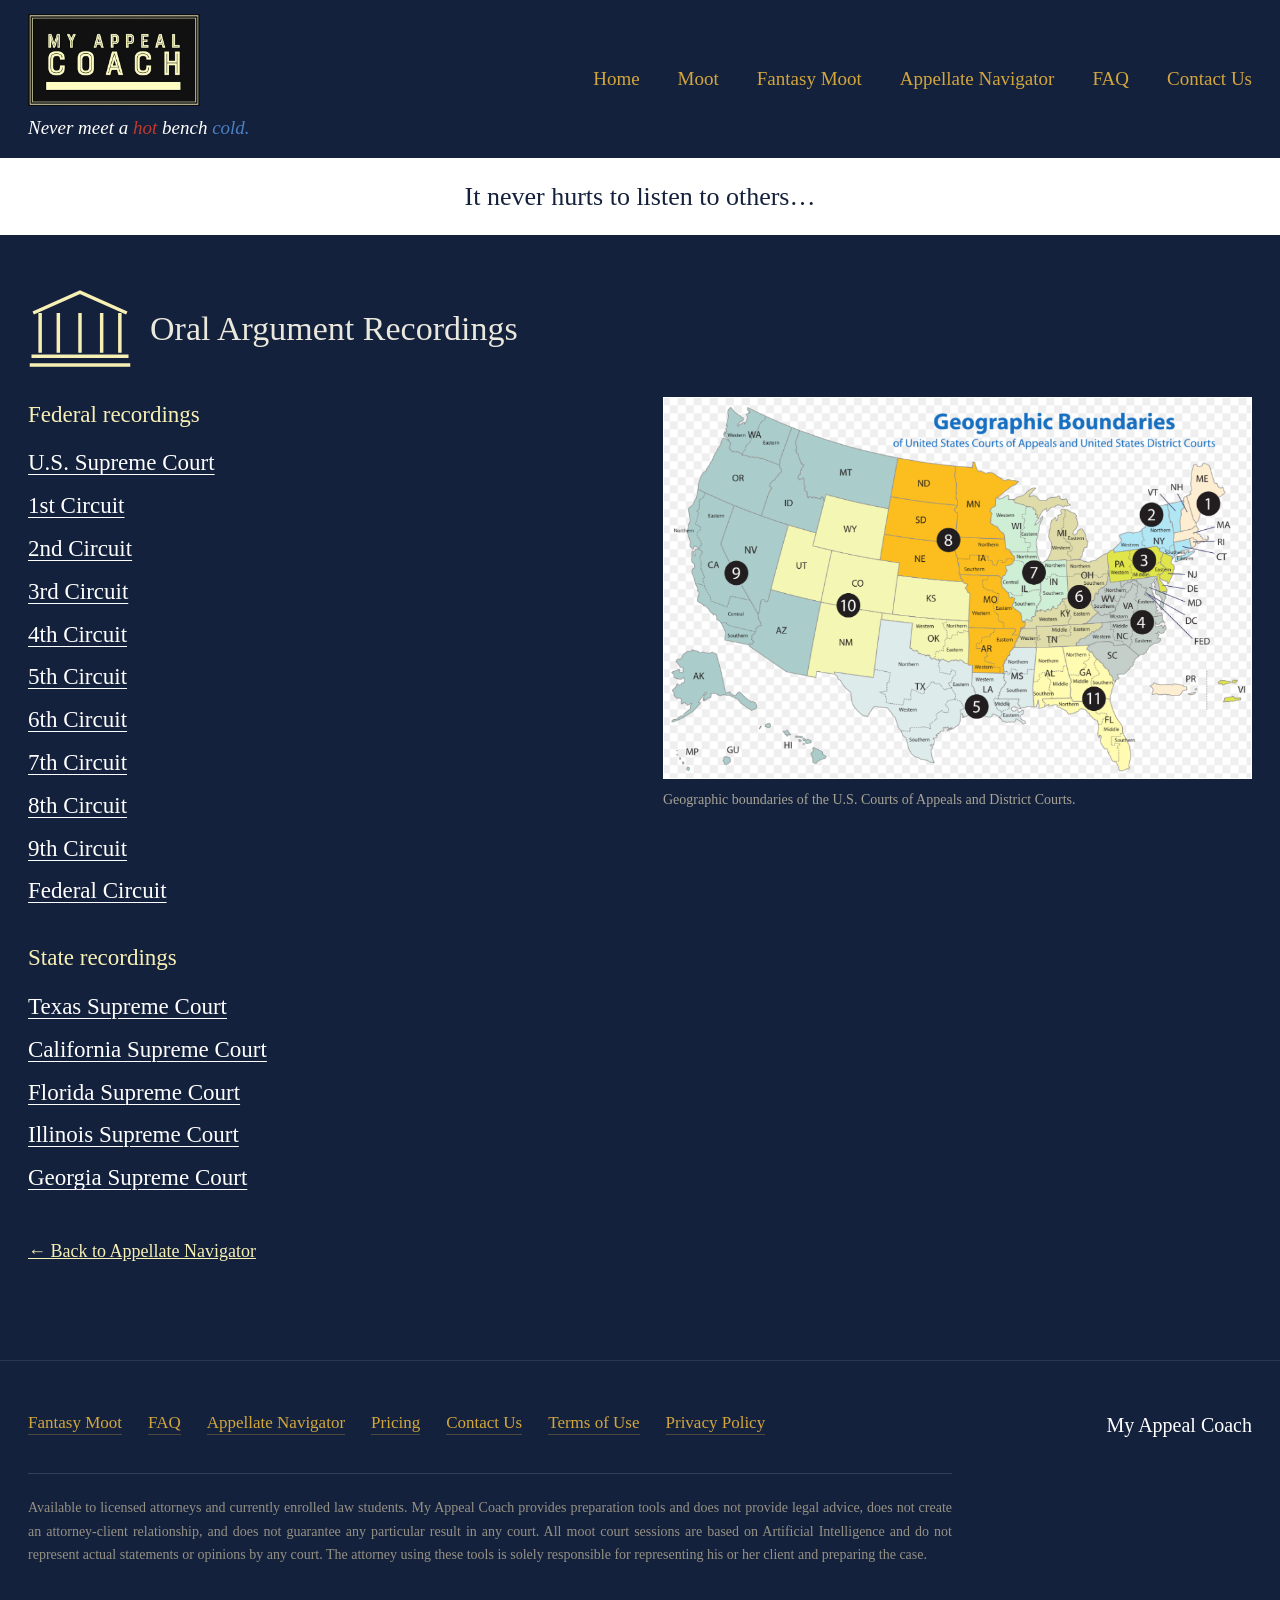
<file: recordings.html>
<!DOCTYPE html>
<html lang="en">
<head>
<meta charset="utf-8">
<meta name="viewport" content="width=device-width, initial-scale=1">
<title>Oral Argument Recordings | My Appeal Coach</title>
<meta name="description" content="Listen to appellate oral argument recordings from every federal circuit and selected state supreme courts.">
<link rel="stylesheet" href="style.css">
<link rel="icon" type="image/png" href="favicon.png">
<link rel="icon" type="image/png" href="favicon-dog.png">
<link rel="apple-touch-icon" href="favicon-dog.png">
</head>
<body>

<header class="masthead">
  <div class="wrap masthead-inner">
    <a class="brand" href="index.html">
      <img src="img/site/logo.jpg" alt="My Appeal Coach" width="172">
      <p class="brand-tag">Never meet a <span class="hot">hot</span> bench <span class="cold">cold.</span></p>
    </a>
    <button class="navtoggle" id="navtoggle" aria-expanded="false" aria-controls="primary-nav" aria-label="Menu">
      <span></span><span></span><span></span>
    </button>
    <div class="navwrap" id="primary-nav">
      <nav aria-label="Primary">
        <ul class="nav">
          <li><a href="index.html">Home</a></li>
          <li><a href="https://app.myappealcoach.com/oral-arguments#moot" target="_blank" rel="noopener noreferrer">Moot</a></li>
          <li><a href="fantasy-moot.html">Fantasy Moot</a></li>
          <li><a href="appellate-navigator.html">Appellate Navigator</a></li>
          <li><a href="faq.html">FAQ</a></li>
          <li><a href="contact.html">Contact Us</a></li>
        </ul>
      </nav>
    </div>
  </div>
</header>

<main>
<section class="quotestrip"><div class="wrap"><p>It never hurts to listen to others&hellip;</p></div></section>
<section class="page-dark">
  <div class="wrap">
    <div class="listhead"><svg class="pillar" viewBox="0 0 120 96" fill="none" stroke="currentColor" stroke-width="4" aria-hidden="true">
<path d="M6 30 60 6l54 24"/><path d="M14 30v46M35 30v46M60 30v46M85 30v46M106 30v46"/>
<path d="M4 80h112M2 90h116"/></svg><h1>Oral Argument Recordings</h1></div>
    <div class="listgrid">
      <div>
        <h2 class="subhead">Federal recordings</h2>
    <ul class="linklist">
      <li><a href="https://www.supremecourt.gov/oral_arguments/argument_audio.aspx" target="_blank" rel="noopener noreferrer">U.S. Supreme Court</a></li>
      <li><a href="https://www.ca1.uscourts.gov/opinions-oral-arguments" target="_blank" rel="noopener noreferrer">1st Circuit</a></li>
      <li><a href="https://ww3.ca2.uscourts.gov/oral_arguments.html" target="_blank" rel="noopener noreferrer">2nd Circuit</a></li>
      <li><a href="https://www.ca3.uscourts.gov/content/oral-argument-video-recordings" target="_blank" rel="noopener noreferrer">3rd Circuit</a></li>
      <li><a href="https://www.ca4.uscourts.gov/oral-argument/oral-argument-audio-files" target="_blank" rel="noopener noreferrer">4th Circuit</a></li>
      <li><a href="https://www.ca5.uscourts.gov/oral-argument-recordings" target="_blank" rel="noopener noreferrer">5th Circuit</a></li>
      <li><a href="https://www.ca6.uscourts.gov/audio-files-completed-arguments" target="_blank" rel="noopener noreferrer">6th Circuit</a></li>
      <li><a href="https://media.ca7.uscourts.gov/oralArguments/oar.jsp" target="_blank" rel="noopener noreferrer">7th Circuit</a></li>
      <li><a href="https://www.ca8.uscourts.gov/oral-arguments" target="_blank" rel="noopener noreferrer">8th Circuit</a></li>
      <li><a href="https://www.ca9.uscourts.gov/cases/streams-videos/" target="_blank" rel="noopener noreferrer">9th Circuit</a></li>
      <li><a href="https://www.cafc.uscourts.gov/home/oral-argument/listen-to-oral-arguments/" target="_blank" rel="noopener noreferrer">Federal Circuit</a></li>
    </ul>

        <h2 class="subhead">State recordings</h2>
    <ul class="linklist">
      <li><a href="https://www.txcourts.gov/supreme/oral-arguments/" target="_blank" rel="noopener noreferrer">Texas Supreme Court</a></li>
      <li><a href="https://supreme.courts.ca.gov/case-information/oral-arguments/webcast-library" target="_blank" rel="noopener noreferrer">California Supreme Court</a></li>
      <li><a href="https://supremecourt.flcourts.gov/case-information/Oral-Arguments" target="_blank" rel="noopener noreferrer">Florida Supreme Court</a></li>
      <li><a href="https://www.illinoiscourts.gov/courts/supreme-court/oral-argument-audio-and-video/" target="_blank" rel="noopener noreferrer">Illinois Supreme Court</a></li>
      <li><a href="https://www.gasupreme.us/watch/" target="_blank" rel="noopener noreferrer">Georgia Supreme Court</a></li>
    </ul>

      </div>
      <figure class="mapfig">
        <img src="img/site/circuit-map.png" alt="Map of the geographic boundaries of the United States Courts of Appeals and United States District Courts">
        <figcaption>Geographic boundaries of the U.S. Courts of Appeals and District Courts.</figcaption>
      </figure>
    </div>
    <p style="margin-top:34px"><a href="appellate-navigator.html">&larr; Back to Appellate Navigator</a></p>
  </div>
</section>
</main>

<footer class="foot">
  <div class="wrap">
    <div class="foot-grid">
      <ul class="foot-nav">
        <li><a href="fantasy-moot.html">Fantasy Moot</a></li>
        <li><a href="faq.html">FAQ</a></li>
        <li><a href="appellate-navigator.html">Appellate Navigator</a></li>
        <li><a href="https://app.myappealcoach.com/membership" target="_blank" rel="noopener noreferrer">Pricing</a></li>
        <li><a href="contact.html">Contact Us</a></li>
        <li><a href="https://app.myappealcoach.com/terms" target="_blank" rel="noopener noreferrer">Terms of Use</a></li>
        <li><a href="https://app.myappealcoach.com/privacy" target="_blank" rel="noopener noreferrer">Privacy Policy</a></li>
      </ul>
      <div class="foot-mark">My Appeal Coach</div>
    </div>
    <p class="notice">
      Available to licensed attorneys and currently enrolled law students. My Appeal Coach provides preparation tools and does not
      provide legal advice, does not create an attorney-client relationship, and does not guarantee
      any particular result in any court. All moot court sessions are based on Artificial
      Intelligence and do not represent actual statements or opinions by any court. The attorney
      using these tools is solely responsible for representing his or her client and preparing the
      case.
    </p>
  </div>
</footer>

<script src="nav.js"></script>
</body>
</html>
</file>
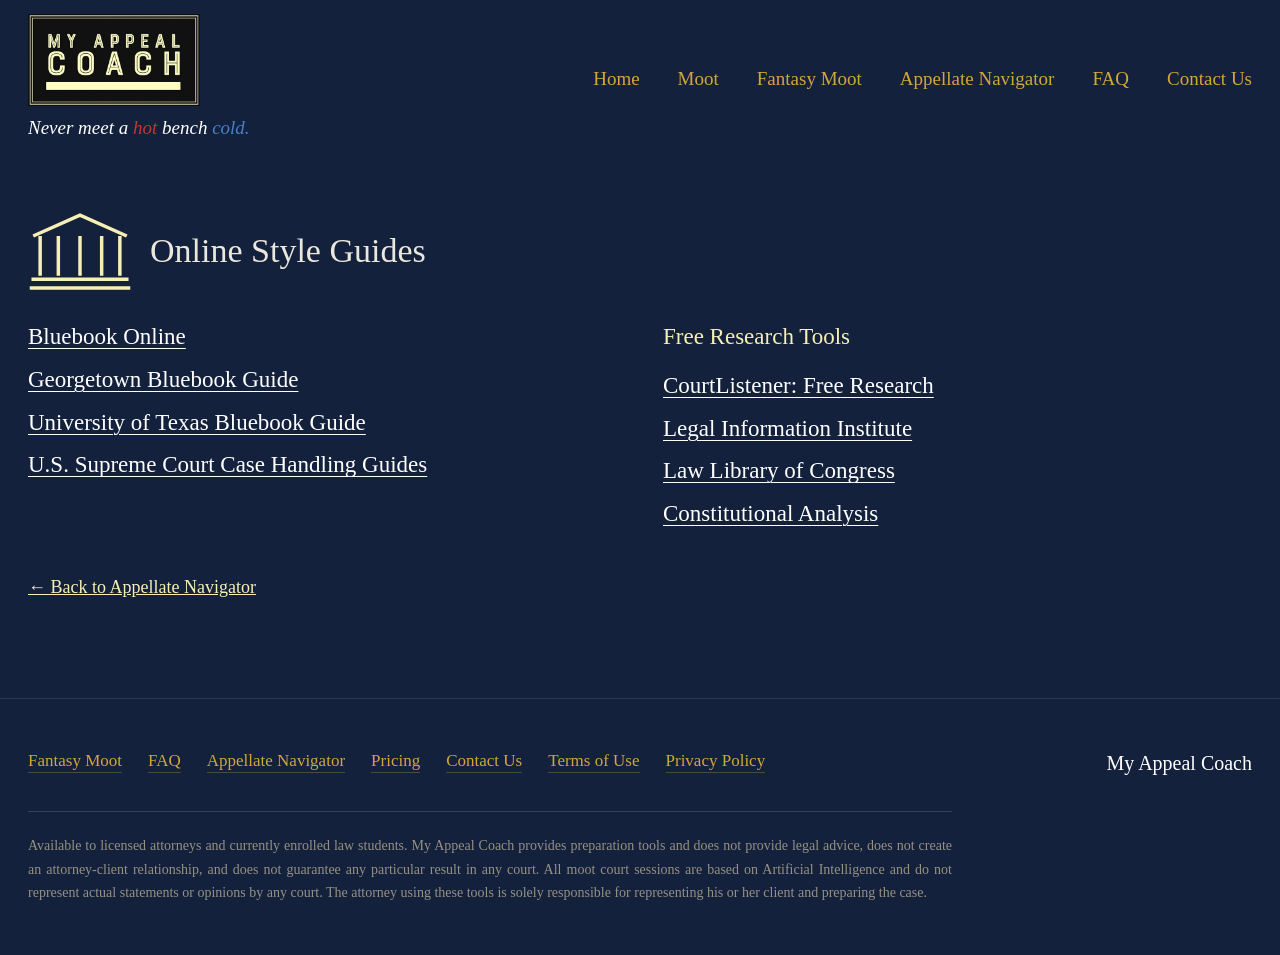
<file: style-guides.html>
<!DOCTYPE html>
<html lang="en">
<head>
<meta charset="utf-8">
<meta name="viewport" content="width=device-width, initial-scale=1">
<title>Style Guides & Free Research | My Appeal Coach</title>
<meta name="description" content="Bluebook style guide assistance and free legal research tools for appellate practitioners.">
<link rel="stylesheet" href="style.css">
<link rel="icon" type="image/png" href="favicon.png">
<link rel="icon" type="image/png" href="favicon-dog.png">
<link rel="apple-touch-icon" href="favicon-dog.png">
</head>
<body>

<header class="masthead">
  <div class="wrap masthead-inner">
    <a class="brand" href="index.html">
      <img src="img/site/logo.jpg" alt="My Appeal Coach" width="172">
      <p class="brand-tag">Never meet a <span class="hot">hot</span> bench <span class="cold">cold.</span></p>
    </a>
    <button class="navtoggle" id="navtoggle" aria-expanded="false" aria-controls="primary-nav" aria-label="Menu">
      <span></span><span></span><span></span>
    </button>
    <div class="navwrap" id="primary-nav">
      <nav aria-label="Primary">
        <ul class="nav">
          <li><a href="index.html">Home</a></li>
          <li><a href="https://app.myappealcoach.com/oral-arguments#moot" target="_blank" rel="noopener noreferrer">Moot</a></li>
          <li><a href="fantasy-moot.html">Fantasy Moot</a></li>
          <li><a href="appellate-navigator.html">Appellate Navigator</a></li>
          <li><a href="faq.html">FAQ</a></li>
          <li><a href="contact.html">Contact Us</a></li>
        </ul>
      </nav>
    </div>
  </div>
</header>

<main>
<section class="page-dark">
  <div class="wrap">
    <div class="listhead"><svg class="pillar" viewBox="0 0 120 96" fill="none" stroke="currentColor" stroke-width="4" aria-hidden="true">
<path d="M6 30 60 6l54 24"/><path d="M14 30v46M35 30v46M60 30v46M85 30v46M106 30v46"/>
<path d="M4 80h112M2 90h116"/></svg><h1>Online Style Guides</h1></div>
    <div class="listgrid">
      <div>
    <ul class="linklist">
      <li><a href="https://www.legalbluebook.com/" target="_blank" rel="noopener noreferrer">Bluebook Online</a></li>
      <li><a href="https://guides.ll.georgetown.edu/bluebook" target="_blank" rel="noopener noreferrer">Georgetown Bluebook Guide</a></li>
      <li><a href="https://tarltonguides.law.utexas.edu/bluebook-legal-citation" target="_blank" rel="noopener noreferrer">University of Texas Bluebook Guide</a></li>
      <li><a href="https://www.supremecourt.gov/casehand/casehand.aspx" target="_blank" rel="noopener noreferrer">U.S. Supreme Court Case Handling Guides</a></li>
    </ul>

      </div>
      <div>
        <h2 class="subhead">Free Research Tools</h2>
    <ul class="linklist">
      <li><a href="https://www.courtlistener.com/" target="_blank" rel="noopener noreferrer">CourtListener: Free Research</a></li>
      <li><a href="https://www.law.cornell.edu/" target="_blank" rel="noopener noreferrer">Legal Information Institute</a></li>
      <li><a href="https://www.loc.gov/research-centers/law-library-of-congress/about-this-research-center/" target="_blank" rel="noopener noreferrer">Law Library of Congress</a></li>
      <li><a href="https://constitution.congress.gov/" target="_blank" rel="noopener noreferrer">Constitutional Analysis</a></li>
    </ul>

      </div>
    </div>
    <p style="margin-top:34px"><a href="appellate-navigator.html">&larr; Back to Appellate Navigator</a></p>
  </div>
</section>
</main>

<footer class="foot">
  <div class="wrap">
    <div class="foot-grid">
      <ul class="foot-nav">
        <li><a href="fantasy-moot.html">Fantasy Moot</a></li>
        <li><a href="faq.html">FAQ</a></li>
        <li><a href="appellate-navigator.html">Appellate Navigator</a></li>
        <li><a href="https://app.myappealcoach.com/membership" target="_blank" rel="noopener noreferrer">Pricing</a></li>
        <li><a href="contact.html">Contact Us</a></li>
        <li><a href="https://app.myappealcoach.com/terms" target="_blank" rel="noopener noreferrer">Terms of Use</a></li>
        <li><a href="https://app.myappealcoach.com/privacy" target="_blank" rel="noopener noreferrer">Privacy Policy</a></li>
      </ul>
      <div class="foot-mark">My Appeal Coach</div>
    </div>
    <p class="notice">
      Available to licensed attorneys and currently enrolled law students. My Appeal Coach provides preparation tools and does not
      provide legal advice, does not create an attorney-client relationship, and does not guarantee
      any particular result in any court. All moot court sessions are based on Artificial
      Intelligence and do not represent actual statements or opinions by any court. The attorney
      using these tools is solely responsible for representing his or her client and preparing the
      case.
    </p>
  </div>
</footer>

<script src="nav.js"></script>
</body>
</html>
</file>
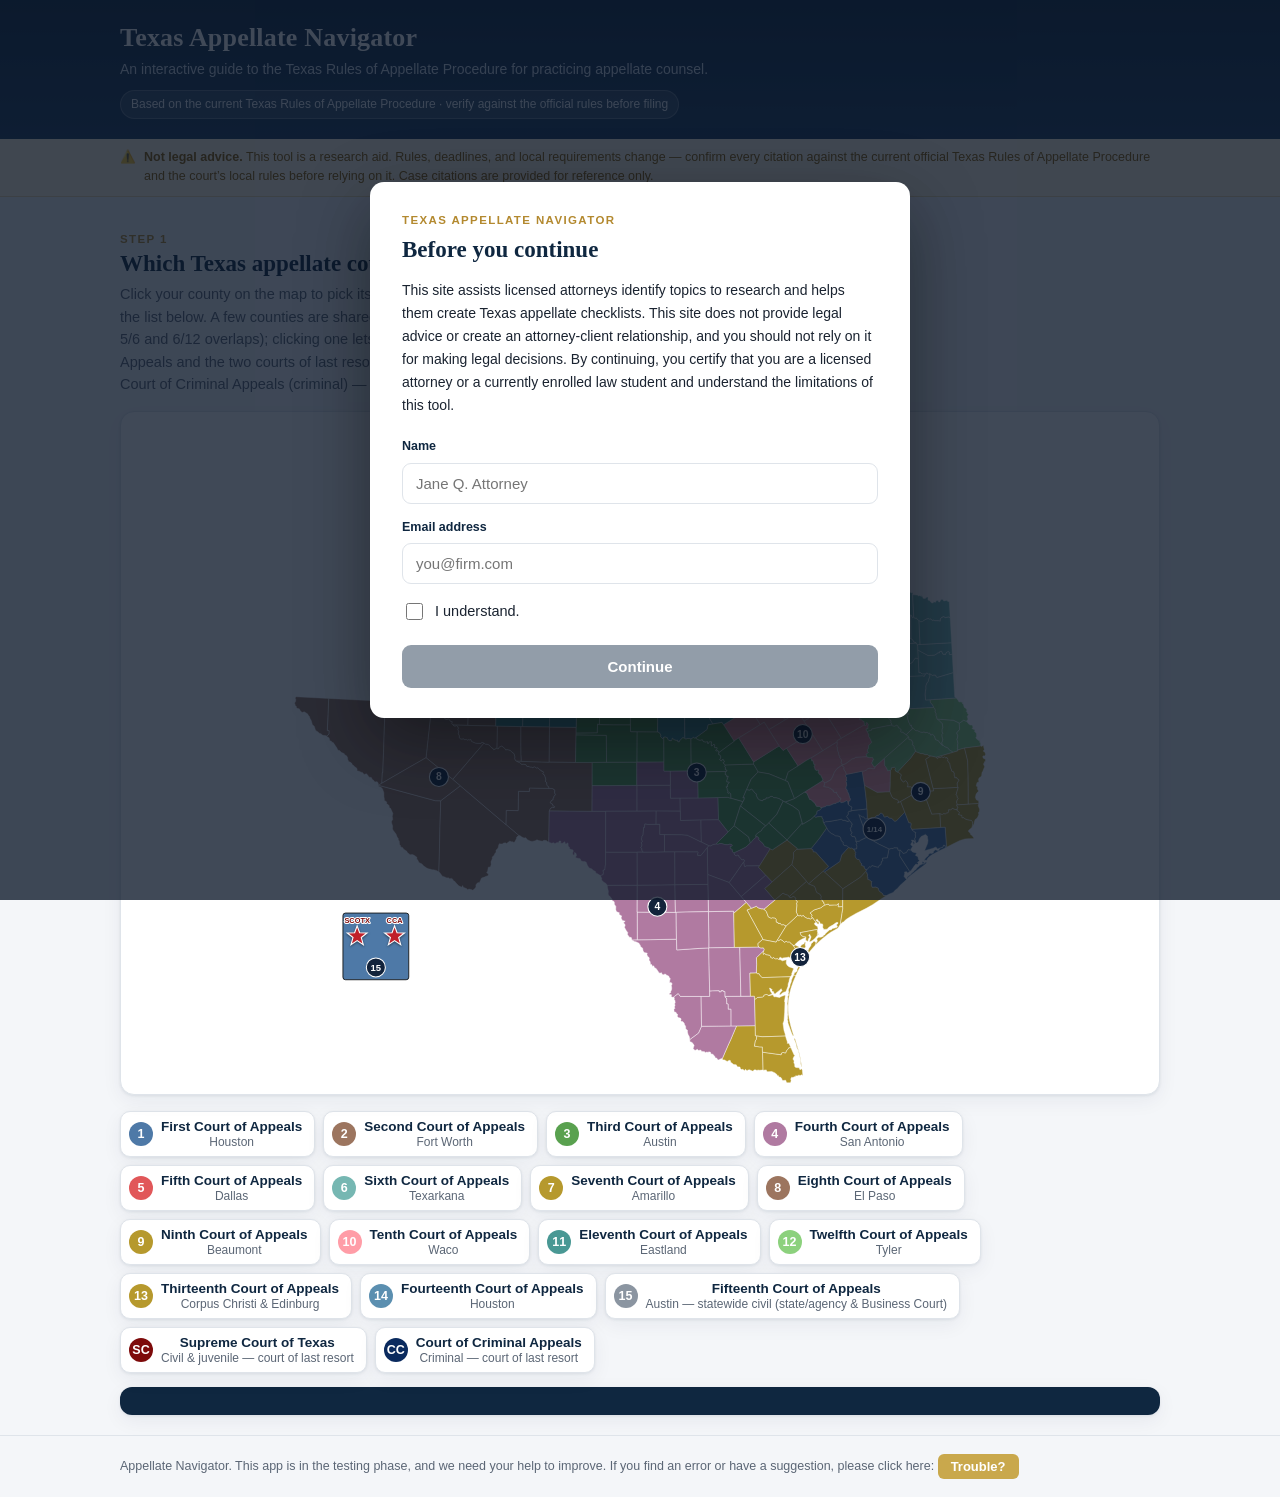
<file: Texas.html>
<!doctype html>
<html lang="en">
<head>
<meta charset="utf-8">
<meta name="viewport" content="width=device-width, initial-scale=1">
<title>Texas Appellate Navigator — Texas Rules of Appellate Procedure Guide</title>
  <link rel="icon" type="image/svg+xml" href="[data-uri]">
<style>
:root{
  --navy:#0f2740; --navy2:#1b3a5c; --accent:#b3892f; --accent2:#c99a3a;
  --ink:#1a2330; --muted:#5b6675; --line:#dfe4ea; --bg:#f4f6f9; --card:#ffffff;
  --ok:#1f7a4d; --warn:#8a5a00; --warnbg:#fff6e2; --flag:#8a2b2b; --flagbg:#fbecec;
  --chip:#eef1f5;
  --shadow:0 1px 3px rgba(16,32,64,.08),0 6px 20px rgba(16,32,64,.06);
}
*{box-sizing:border-box}
html,body{margin:0;padding:0}
body{font-family:-apple-system,BlinkMacSystemFont,"Segoe UI",Roboto,Helvetica,Arial,sans-serif;
  color:var(--ink);background:var(--bg);line-height:1.55;-webkit-font-smoothing:antialiased}
h1,h2,h3,h4{font-family:Georgia,"Times New Roman",serif;color:var(--navy);line-height:1.25}
a{color:var(--navy2)}
.wrap{max-width:1080px;margin:0 auto;padding:0 20px}
header.top{background:linear-gradient(180deg,var(--navy),var(--navy2));color:#fff;padding:22px 0 20px}
header.top h1{color:#fff;margin:0 0 4px;font-size:26px;letter-spacing:.2px}
header.top .sub{color:#cdd8e6;font-size:14px;margin:0}
header.top .badge{display:inline-block;margin-top:10px;background:rgba(255,255,255,.12);
  border:1px solid rgba(255,255,255,.22);color:#eaf0f7;font-size:12px;padding:4px 10px;border-radius:999px}
.disclaimer{background:var(--warnbg);border-bottom:1px solid #ecd9a8;color:var(--warn);
  font-size:12.5px;padding:9px 0}
.disclaimer .wrap{display:flex;gap:8px;align-items:flex-start}
.crumbs{display:flex;flex-wrap:wrap;gap:6px;align-items:center;font-size:13px;color:var(--muted);
  padding:14px 0 2px}
.crumbs .cb{cursor:pointer;color:var(--navy2);text-decoration:none;padding:2px 8px;border-radius:6px;background:var(--chip)}
.crumbs .cb:hover{background:#e2e8f0}
.crumbs .sep{color:#aab3c0}
.crumbs .cur{color:var(--ink);font-weight:600}
main{padding:8px 0 60px}
.screen{display:none;animation:fade .25s ease}
.screen.active{display:block}
@keyframes fade{from{opacity:0;transform:translateY(4px)}to{opacity:1;transform:none}}
.step-eyebrow{text-transform:uppercase;letter-spacing:.12em;font-size:11.5px;color:var(--accent);
  font-weight:700;margin:18px 0 2px}
.step-title{font-size:23px;margin:0 0 4px}
.step-help{color:var(--muted);font-size:14.5px;margin:0 0 16px;max-width:70ch}
.map-wrap{position:relative;background:var(--card);border:1px solid var(--line);border-radius:14px;
  box-shadow:var(--shadow);padding:10px 10px 6px;overflow:hidden}
.map-hint{position:absolute;right:12px;bottom:10px;z-index:5;background:rgba(255,255,255,.92);color:#c0202a;font-size:12px;font-weight:700;padding:5px 9px;border-radius:6px;border:1px solid #e6b3b3;box-shadow:0 1px 4px rgba(0,0,0,.15);pointer-events:none}
.map-hint[hidden]{display:none}
.nav-trouble-btn{background:#c9a84c;color:#fff;border:none;border-radius:6px;padding:5px 13px;font-size:13px;font-weight:600;cursor:pointer;font-family:inherit;vertical-align:middle}
.nav-trouble-btn:hover{background:#a68b3b}
#us-map{width:100%;height:auto;display:block}
#us-map .state{stroke:#ffffff;stroke-width:1;cursor:pointer;transition:opacity .12s,filter .12s}
#us-map .state:hover{opacity:.82}
#us-map .state.dim{opacity:.35}
#us-map .state.on{stroke:#0f2740;stroke-width:2.2}
#us-map .badge circle{fill:#12233b;stroke:#fff;stroke-width:1.5;pointer-events:none}
#us-map .badge text{fill:#fff;font:700 15px/1 -apple-system,Segoe UI,Arial,sans-serif;pointer-events:none}
#us-map .scotus-star{fill:#c0202a;stroke:#fff;stroke-width:1.6;cursor:pointer;filter:drop-shadow(0 1px 1.5px rgba(0,0,0,.45));transition:fill .12s}
#us-map .scotus-star:hover{fill:#e02531}
#us-map .scotus-star.on{stroke:#111;stroke-width:2.4}
#tx-map{width:100%;height:auto;display:block;max-height:74vh}
#tx-map .county{fill:#dfe4ea;stroke:#ffffff;stroke-width:0.5;cursor:pointer;transition:filter .12s,opacity .12s}
#tx-map .county:hover{filter:brightness(1.12)}
#tx-map .county.dim{opacity:.32}
#tx-map .county.on{stroke:#0f2740;stroke-width:1.5}
#tx-map .county.nocounty{fill:#eef1f5;pointer-events:none;stroke:#d7dde5}
#tx-map .badge circle{fill:#12233b;stroke:#fff;stroke-width:1.2;pointer-events:none}
#tx-map .badge text{fill:#fff;font:700 12px/1 -apple-system,Segoe UI,Arial,sans-serif;pointer-events:none}
#tx-map .hc-marker{cursor:pointer}
#tx-map .hc-star{fill:#c0202a;stroke:#fff;stroke-width:1.3;filter:drop-shadow(0 1px 1.5px rgba(0,0,0,.5))}
#tx-map .hc-marker:hover .hc-star{fill:#e02531}
#tx-map .hc-marker.on .hc-star{stroke:#111;stroke-width:2.2}
#tx-map .hc-lab{fill:#7d0a0a;font:700 8.5px/1 -apple-system,Segoe UI,Arial,sans-serif;paint-order:stroke;stroke:#fff;stroke-width:2.4px;stroke-linejoin:round}
#tx-map .hc-dot{fill:#12233b;stroke:#fff;stroke-width:1.2}
#tx-map .hc-marker:hover .hc-dot{fill:#000}
#tx-map .hc-marker.on .hc-dot{stroke:#111;stroke-width:2.2}
#tx-map .hc-num{fill:#fff;font:700 11px/1 -apple-system,Segoe UI,Arial,sans-serif}
#tx-map .hc-box{fill:#4E79A7;stroke:#111;stroke-width:1;pointer-events:none}
/* entry gate / disclaimer modal */
.gate{position:fixed;inset:0;z-index:2000;display:flex;align-items:center;justify-content:center;
  background:rgba(11,23,40,.78);padding:20px;overflow:auto}
.gate.hidden{display:none}
.gate-card{background:#fff;max-width:540px;width:100%;border-radius:14px;
  box-shadow:0 24px 70px rgba(0,0,0,.4);padding:30px 32px;margin:auto}
.gate-eyebrow{text-transform:uppercase;letter-spacing:.12em;font-size:11.5px;color:var(--accent);font-weight:700;margin-bottom:6px}
.gate-card h2{margin:0 0 14px;font-size:23px;color:var(--navy)}
.gate-text{font-size:14px;line-height:1.65;color:var(--ink);margin:0 0 20px}
.gate-field{display:block;font-size:12.5px;font-weight:600;color:var(--navy);margin-bottom:6px}
#gate-email,#gate-name{width:100%;padding:11px 13px;border:1px solid var(--line);border-radius:9px;font-size:15px;font-family:inherit;color:var(--ink)}
#gate-email:focus,#gate-name:focus{outline:2px solid var(--navy);outline-offset:1px;border-color:var(--navy)}
.gate-check{display:flex;align-items:flex-start;gap:9px;font-size:14.5px;color:var(--ink);margin:16px 0 4px;cursor:pointer;user-select:none}
.gate-check input{margin-top:3px;width:17px;height:17px;flex:0 0 auto;cursor:pointer}
.gate-err{color:var(--flag);font-size:12.5px;margin:10px 0 0}
#gate-continue{width:100%;padding:13px;font-size:15px;margin-top:18px}
#gate-continue:disabled{opacity:.45;cursor:not-allowed}
body.gate-open{overflow:hidden}
</style>
</head>
<body>
<div id="gate" class="gate" role="dialog" aria-modal="true" aria-labelledby="gate-title">
  <div class="gate-card">
    <div class="gate-eyebrow">Texas Appellate Navigator</div>
    <h2 id="gate-title">Before you continue</h2>
    <p class="gate-text">This site assists licensed attorneys identify topics to research and helps them create Texas appellate checklists. This site does not provide legal advice or create an attorney-client relationship, and you should not rely on it for making legal decisions. By continuing, you certify that you are a licensed attorney or a currently enrolled law student and understand the limitations of this tool.</p>
    <label class="gate-field" for="gate-name">Name</label> <input type="text" id="gate-name" autocomplete="name" placeholder="Jane Q. Attorney" required> <label class="gate-field" for="gate-email" style="margin-top:14px">Email address</label>
    <input type="email" id="gate-email" autocomplete="email" placeholder="you@firm.com" required>
    <label class="gate-check"><input type="checkbox" id="gate-understand"><span>I understand.</span></label>
    <p class="gate-err" id="gate-err" hidden>Please enter your name and a valid email address, and check &ldquo;I understand.&rdquo;</p>
    <button id="gate-continue" class="btn btn-navy" disabled>Continue</button>
  </div>
</div>
<header class="top">
  <div class="wrap">
    <h1>Texas Appellate Navigator</h1>
    <p class="sub">An interactive guide to the Texas Rules of Appellate Procedure for practicing appellate counsel.</p>
    <span class="badge" id="verStamp">Based on the current Texas Rules of Appellate Procedure &middot; verify against the official rules before filing</span>
  </div>
</header>
<div class="disclaimer"><div class="wrap">
  <span>&#9888;&#65039;</span>
  <span><strong>Not legal advice.</strong> This tool is a research aid. Rules, deadlines, and local requirements change &mdash; confirm every citation against the current official Texas Rules of Appellate Procedure and the court&rsquo;s local rules before relying on it. Case citations are provided for reference only.</span>
</div></div>

<div class="wrap">
  <nav class="crumbs" id="crumbs"></nav>
</div>

<main class="wrap">

  <!-- STEP 1: COURT / CIRCUIT MAP -->
  <section class="screen active" id="screen-court">
    <div class="step-eyebrow">Step 1</div>
    <h2 class="step-title">Which Texas appellate court are you in?</h2>
    <p class="step-help">Click your county on the map to pick its Court of Appeals &mdash; or choose any court from the list below. A few counties are shared by two courts (Houston&rsquo;s 1st/14th, plus small 5/6 and 6/12 overlaps); clicking one lets you choose. The statewide Fifteenth Court of Appeals and the two courts of last resort &mdash; the Supreme Court of Texas (civil) and the Court of Criminal Appeals (criminal) &mdash; are in the list.</p>
    <div class="map-wrap">

<svg id="tx-map" xmlns="http://www.w3.org/2000/svg" viewBox="0 0 810 769" preserveAspectRatio="xMidYMid meet">
<g id="Texas" transform="translate(5,5)">
<path class="county" d="M 498.74 390.93 517.12 390.4 530.99 389.92 532.58 392.26 535.52 397.33 536.31 399.08 528.25 407.68 523.15 419.25 518.85 429.07 520.39 428.26 520.44 430.42 518.79 433.39 504.85 429.4 504.69 424.27 503.21 423.2 501.89 423.92 500.95 422.26 501.65 421.39 500.58 419.46 500.5 418.13 499.22 416.21 501.13 416.06 500.71 414.16 503.03 410.95 500.14 410.72 500.09 408.91 501.79 404.13 500.09 404.72 500.19 403.01 498.41 402.23 498.5 398.61 499.93 398.39 500.39 397.12 498.38 396.46 498.66 394.15 497.57 392.5 498.74 390.93 Z" id="Burnet" />
<path class="county" d="M 604.66 587.78 605.2 583.83 606.15 587.1 604.66 587.78 Z M 613.93 552.56 617.53 551.55 618.25 552.89 624.45 552.59 627.4 552.71 629.14 550.76 628.97 554.73 634.03 554.46 634.17 556.78 631.32 574.8 629.28 578.28 627.46 580.13 620.19 584.19 615.8 587.26 608.43 593.31 602.26 599.21 603.61 595.44 604.84 594.5 604.09 591.87 604.14 591.53 606.17 589.93 608.8 589.89 611.72 588.86 611.38 587.93 613.16 587.22 614.3 585.64 618.75 581.57 620.92 581.22 622.27 579.93 625.84 579.1 627.53 578.33 627.92 576.84 626.67 575.71 628.63 573.93 628.64 573.03 626.57 572.98 622.98 575.62 618.44 578.08 616.01 580.62 612.3 580.87 610.9 578.47 611.2 576.19 610.69 574.52 608.09 574.25 607.33 572.02 605.74 571.06 604.66 569.22 602.97 570.39 605.72 571.68 603.92 572.91 600.77 569.71 600.57 568.76 598.9 567.6 597.91 565.87 598.54 564.65 597.96 563.38 596.25 562.03 600.94 558.45 609.06 555.73 612.55 553.07 613.93 552.56 Z" id="Calhoun" />
<path class="county" d="M 277.1 33.79 308.34 34.21 308.02 64.96 308.01 65.23 276.61 64.8 276.61 64.27 277.1 33.79 Z" id="Moore" />
<path class="county" d="M 638.04 401.81 640.67 401.45 656.6 398.16 659.28 414.66 660.44 423.85 661.71 435.34 661.98 441.88 654.68 442.76 644.51 443.76 644.26 444.02 643.48 443.51 644.63 439.57 643.62 439.25 640.19 436.71 640.86 436.19 640.61 432.83 642.19 432.58 642.92 430.35 641.99 428.72 641.15 425.3 640.05 422.67 639.2 421.73 639.11 419.71 637.65 418.48 637.83 416.13 638.64 414.46 638.27 411.27 637.75 409.89 638.54 408.95 638.12 407.07 638.53 405.59 637.18 403.82 638.04 401.81 Z" id="Grimes" />
<path class="county" d="M 532.2 315.19 546.13 306.34 547.09 306.59 548.14 306.55 549.83 308.3 550.8 310.34 553.56 311.24 553.38 309.44 555.53 308.52 556.69 309.25 554.42 311.76 556.02 314.66 554.77 316.61 555.22 319.59 555.9 320.11 557.88 319.75 559.06 320.18 561.71 322.61 558.23 325.49 559.86 327.12 560.72 327.1 562.97 330.23 565.16 331.84 566.56 331.31 568.23 332.32 565.3 335.6 566.33 337.48 568.36 338.56 550.27 349.44 548.75 350.27 543.41 341.65 538.82 344.5 523.81 320.3 532.2 315.19 Z" id="Bosque" />
<path class="county" d="M 671.4 392.84 682.19 383.31 682.59 391.86 683.9 393.18 685.33 395.82 685.85 397.67 689.37 397.09 689.08 405.75 688.96 413.76 688.56 422.36 688.38 422.04 673.83 422.67 659.28 414.66 656.6 398.16 658.82 397.98 661.36 396.89 662.89 395.41 665.64 394.52 669.12 395.37 670.77 395.03 671.4 392.84 Z" id="Walker" />
<path class="county" d="M 689.37 397.09 690.16 396.09 690.14 394.34 693.81 393.54 695.2 394.88 694.51 396.34 695.33 398.13 697.27 399.22 698.5 399.6 701.63 402.06 701.7 403.64 700.93 404.77 700.88 406.66 702.7 409.42 704.22 410.54 706.66 409.03 708.6 411.1 709.74 414.15 708.6 416.17 712.46 416.12 714.08 417.25 715.9 417.02 718.12 418.01 720.1 417.91 720.74 418.98 718.72 420.49 719.89 421.65 720.32 422.06 710.51 427.76 700.95 433.12 697.36 435.09 698.6 432.73 696.48 430.86 695 430.66 692.02 429.23 690.61 427.32 688.56 422.36 688.96 413.76 689.08 405.75 689.37 397.09 Z" id="San Jacinto" />
<path class="county" d="M 707.27 356.04 715.27 348.46 717.98 351.19 720.6 351.43 723.85 352.98 726.45 353.31 727.92 352.78 729.22 353.66 731.58 353.43 732.89 354.23 734.5 354.01 735.68 356.54 737.79 355.58 739.98 357.62 741.33 361.74 744.85 363.14 746.12 365.4 747.15 365.81 747.84 367.39 749.17 368.18 750.03 368.21 751.62 369.71 755.6 371.32 757.66 374.01 759.62 374.88 761.66 376.41 741.9 382.17 738.22 381.1 735.45 380.69 733.16 380.13 731.66 378.87 729.5 379.15 725.72 377.78 724.51 378.07 718.09 375.58 718 375.35 717.45 373.1 716.35 371.02 716.39 369.35 714.28 367.63 715.03 365.5 713.3 362.06 710.52 361.81 710.15 358.65 707.27 356.04 Z" id="Angelina" />
<path class="county" d="M 294.99 418.07 298.62 418.14 300.8 419.12 301.7 420.72 301.37 422.72 302.38 425.41 300.72 427.29 300.58 428.87 299.55 429.6 299.71 431.29 297.83 432.15 296.49 434.54 297.23 435.48 298.91 435.95 299.23 437.58 301.49 439.12 300.79 440.41 298.88 439.92 296.62 441.24 295.27 443.98 294.8 473.27 294.66 479.9 293.13 479.42 292.03 478.33 289.11 477.98 287.12 478.97 283.18 478.36 281.06 477.33 278.95 478.56 275.31 479.26 273.13 478.86 270.02 477.23 268.07 474.91 266.09 475.31 263.64 474.29 261.32 472.59 260.13 472.48 245.15 459.85 245.48 443.5 259.27 443.7 259.68 421.38 272.23 421.68 272.34 417.53 280.93 417.8 294.99 418.07 Z" id="Terrell" />
<path class="county" d="M 277.65 2.04 308.68 2.53 308.34 34.21 277.1 33.79 277.65 2.04 Z" id="Sherman" />
<path class="county" d="M 372.17 158.63 378.05 158.68 380.55 158.74 402.84 158.77 402.86 164.99 402.26 163.87 399.94 164.61 399.93 192.61 372.03 192.65 372.09 169.04 372.17 158.63 Z" id="Cottle" />
<path class="county" d="M 612.86 514.55 615.06 513.2 628.95 503.67 630.6 502.65 632.87 494.91 640.76 486.15 642.88 487.08 644.45 486.76 646.21 488.23 647.88 488.89 648.09 490.5 649.3 492.01 648.52 492.86 649.05 494.65 648.33 496.09 649.88 499.17 651.67 500.25 652.67 499.9 653.89 501.44 654.35 503.52 656.19 505.17 655.59 506.78 659.19 508.37 658.92 509.21 660.13 511.47 662.13 511.69 660.58 514.09 655.14 520.19 650.68 523.23 634.19 534.02 612.86 514.55 Z" id="Wharton" />
<path class="county" d="M 390.65 592.98 396.85 592.9 411.88 592.71 442.11 592.18 442.55 604.55 469.17 602.78 479.43 602.22 479.77 622.27 480.43 652.19 480.53 658.3 470.58 658.33 446.52 658.32 444.14 655.07 438.89 658.96 437.18 659.33 436.17 658.51 436.28 656.25 434.05 656.08 433.53 655.27 435.64 653.67 435.41 652.65 436.39 650.77 436.67 648.51 436.17 645.73 437.16 643.79 436.03 642.28 434.04 642.38 434.42 639.16 435.09 637.71 433.88 636.6 433.12 634.77 430.82 633.85 429.2 632.24 426.97 633.34 425.26 632.7 425.06 630.99 422.8 631.36 421.73 630.57 418.59 625.9 416.64 625.23 415.9 622.94 414.51 623.74 413.51 621.53 411.79 621.06 412.03 620 411.52 617.53 410.29 616.56 410.75 614.51 410.37 613.15 409.27 612.74 407.93 610.18 408.35 608.27 404.69 607.44 403.57 605.45 402.9 602.33 400.68 600.92 400.52 599.76 398.76 596.72 395.13 595.01 394.07 595.06 390.65 592.98 Z" id="Webb" />
<path class="county" d="M 649.96 231.09 654.46 228.33 655.17 226.79 657.79 224.69 660.94 224.75 662.66 223.96 664.58 221.2 666.28 220.48 669.59 221.05 671.98 220.88 675.67 219.3 679.64 219.35 680.85 219.67 682.46 218.48 682.76 223.93 683.77 247.9 662.45 248.98 662.25 247.63 650.6 248.11 649.96 231.09 Z" id="Hopkins" />
<path class="county" d="M 680.74 182.97 682.01 183.22 683.32 181.57 684.11 181.62 684.11 178.47 686.17 176.69 689.56 178.29 691.17 178.25 691.2 179.74 692.1 180.58 693.73 179.75 695.49 180.54 696.42 183.3 699.65 183.86 701.03 183.19 702.09 186.31 707 190.86 708.54 191.46 712.17 191.59 713.1 192.12 715.35 192.05 714.79 193.77 716.07 220.3 714.55 221.01 713.35 218.56 712.27 218.03 710.93 216.73 709.31 217.24 708.16 216.06 705.17 216.94 699.77 216.69 698.53 217.45 694.75 216.53 693.32 217.1 692.15 217.69 687.55 218.18 686.44 218.95 682.95 218.08 682.57 218.41 682.44 218.23 681.85 207.51 680.74 182.97 Z" id="Red River" />
<path class="county" d="M 97.97 414.38 117.52 419.73 151.41 428.94 163.64 432.21 169.81 432.38 169.72 439.64 169.06 461.64 168.59 481.19 168.29 496.89 167.77 513.98 166.98 514.1 164.96 512.77 161.19 512 159.97 512.13 157.36 511.08 156.49 511.24 153.78 510.02 149.96 507.47 148.32 505.42 144.72 503.71 143.25 500.47 142.2 499.83 142.41 497.63 139.22 495.21 137.07 494.37 134.5 494.58 131.09 491.89 130.82 490.72 126.77 487.95 126.23 486.6 123.8 485.62 123.25 483.65 122.43 482.86 121.96 478.44 120.74 477.53 121.06 476.29 119.57 474.25 118.29 470.82 114.74 466.1 114.28 464.29 114.39 461.36 113.21 457.96 113.1 456.08 114.49 453.89 113.98 450.21 114.7 447.06 112.03 441.08 110.42 440.23 110.45 438.22 108.32 436.03 107.44 435.76 107.59 433.7 104.67 431.61 104.85 430.3 104.33 427.8 104.26 423.04 102.77 418.75 100.95 416.63 98.4 415.74 97.97 414.38 Z" id="Presidio" />
<path class="county" d="M 220.73 222.46 248.24 223.07 248.26 224.02 247.61 253.58 219.5 252.93 219.68 247.28 220.73 222.46 Z" id="Yoakum" />
<path class="county" d="M 511.67 327.67 523.81 320.3 538.82 344.5 514.01 359.84 508.54 363.3 496.49 344.52 514.91 332.99 511.67 327.67 Z" id="Hamilton" />
<path class="county" d="M 159.79 319.34 162.47 319.42 162.66 320.85 164.15 320.38 164.72 323.44 165.83 323.62 166.36 326.49 168.14 327.29 169.19 328.57 170.72 327.55 172.13 330.24 172.34 334.35 175.56 338.24 176.99 338.44 178.83 337.81 179.72 338.28 181.25 340.58 183.28 341.03 182.85 343.28 184.07 344.83 186.33 346.28 187.89 345.47 189.96 346.84 190.32 349.35 189.74 350.16 190.79 352.38 190.27 354.81 191.54 357.45 191.42 359.58 193.15 361.15 196.81 360.85 197.58 361.89 199.53 361.48 200.82 362.25 202.32 361.71 203.67 362.14 204.52 361.32 205.63 363.81 209.64 365.52 211.98 365.93 216.54 366.06 217.28 364.71 220 365.71 204.77 383.37 197.07 392.38 183.8 407.68 152.93 382.65 159.79 319.34 Z" id="Reeves" />
<path class="county" d="M 301.5 285.26 332.42 285.64 331.62 316.66 326.77 316.62 300.74 316.33 301.5 285.26 Z" id="Howard" />
<path class="county" d="M 396.34 414.56 426.44 414.42 435.11 414.35 435.19 429.33 446.28 429.22 446.56 444.35 418.7 444.26 396.38 444.37 396.34 414.56 Z" id="Kimble" />
<path class="county" d="M 641.41 455.14 643.25 456.49 645.38 459.61 644.17 460.28 644.77 461.55 642.69 464.78 643.85 466.04 643.09 467.24 645.03 468.74 643.51 471.45 644.8 473.51 648.11 473.84 649.46 477.24 649.34 479.14 650.6 481.88 649.67 482.87 650.51 484.95 650.17 487.99 646.21 488.23 644.45 486.76 642.88 487.08 640.76 486.15 639.21 484.6 635.44 483.83 634.29 481.77 634.68 480.5 633.41 479.78 632 477.78 631.74 475.71 630.67 473.69 627.64 473.03 625.58 473.15 624.16 471.55 621 470.28 617.77 467.55 615.53 463.78 612.12 458.02 614.3 456.5 618.43 456.32 632.73 453.6 634.41 455 636.31 454.94 640.42 456.4 641.41 455.14 Z" id="Austin" />
<path class="county" d="M 403.43 223.77 434.34 223.49 434.65 254.89 426.22 254.95 403.66 254.84 403.55 233.98 403.43 223.77 Z" id="Haskell" />
<path class="county" d="M 295.46 347.23 326.34 347.59 326.25 354.29 326.21 356.26 325.53 388.14 294.91 387.79 294.99 384.57 295.46 347.23 Z" id="Reagan" />
<path class="county" d="M 162.47 319.42 178.03 319.91 202 320.58 201.27 345.34 184.07 344.83 182.85 343.28 183.28 341.03 181.25 340.58 179.72 338.28 178.83 337.81 176.99 338.44 175.56 338.24 172.34 334.35 172.13 330.24 170.72 327.55 169.19 328.57 168.14 327.29 166.36 326.49 165.83 323.62 164.72 323.44 164.15 320.38 162.66 320.85 162.47 319.42 Z" id="Loving" />
<path class="county" d="M 616.85 293.5 639.53 292.76 667.97 291.76 677.27 291.36 676.85 293.23 677.49 295.26 676.5 299.12 675.44 300.67 676.94 302.29 676.06 305.86 677.31 306.97 677.85 308.93 679.36 310.51 657.44 314.83 641.88 317.65 641.74 317.18 640.97 315.42 640.86 312.01 638.86 312.41 637.71 311.48 637.81 309.23 638.51 308.09 637.85 307.08 635.89 307.44 633.94 305.48 635.14 304.43 635.12 303.05 633.1 304.02 630.6 301.71 628.94 301.14 627.2 299.88 626.39 297.46 624.3 297.16 621.11 295.46 618.32 295.33 616.85 293.5 Z" id="Henderson" />
<path class="county" d="M 264.96 315.83 269.54 315.92 295.84 316.31 295.46 347.23 264.4 346.76 264.96 315.83 Z" id="Midland" />
<path class="county" d="M 169.81 432.38 192.49 415.06 245.15 459.85 260.13 472.48 258.86 473.14 257.38 474.81 257.49 475.68 255.74 479.23 254.47 480.48 252.92 479.6 251.48 479.71 249.71 478.84 245.87 481.74 244.41 480.85 241.87 481.41 241.26 482.21 238.86 482.2 238.09 481.58 236.97 483.21 236.11 486.74 233.69 489.45 233.78 491.82 232.37 493.18 231.46 495.45 229.39 497.17 229.43 499.18 227.89 502.68 228.15 506.05 227.23 508.72 224.82 508.98 224.08 513.41 222.91 515.5 225.05 517 224.59 518.9 222.44 519.45 220.46 520.48 217.06 521.5 214.56 526.9 213.4 526.74 211.79 527.68 210.5 529.5 210.58 531.89 209.32 533.77 206.94 535.74 205.94 535.08 202.55 534.32 201.03 534.95 200.01 533.83 196 532.28 195.21 530.21 194.19 532.07 190.79 530.6 188.7 528.59 185.67 524.92 184.15 524.51 184.22 523.42 182.62 521.97 179.99 522.32 178.9 521.18 177.07 521.45 173.1 519.67 172.16 519.87 167.77 513.98 168.29 496.89 168.59 481.19 169.06 461.64 169.72 439.64 169.81 432.38 Z" id="Brewster" />
<path class="county" d="M 660.58 514.09 662.13 511.69 665.09 508.35 665.99 509.14 667.84 507.06 672.89 508.62 675.49 509 675.63 507.8 676.89 506.35 677.9 506.42 678.88 502.38 680.38 501.51 679.77 499.39 680.06 498.46 685.52 498.16 687.46 488.05 690.41 487.35 692.26 487.46 693.1 486.47 697.5 486.69 698.1 489.44 700.42 489.19 699.68 495.65 711.49 513.93 709.07 515.69 707.84 514.17 705.29 514.61 705.79 515.71 704.9 519.88 707.77 523.34 700.09 530.21 697.54 533.29 694.79 535.45 692.22 538.31 687.19 540.24 684.64 541.8 680.86 541.66 680.04 539.57 676.01 536.61 675.03 533.26 672.23 532.09 668.13 532.42 667.21 530.35 667.13 526.97 667.85 525.82 666.15 525.12 665.22 523.79 662.95 523.27 662.95 520.35 662.25 519.55 662.93 517.79 661.69 516.63 662.48 515.79 660.58 514.09 Z" id="Brazoria" />
<path class="county" d="M 295.27 443.98 318.86 444.24 344.4 444.45 360.43 444.49 360.3 491.64 360.3 506.13 359.87 507.42 359.47 511.93 357.33 512.79 357.79 515.3 357.37 517.82 354.3 518.75 350.48 516.31 349.13 515.94 348.6 514.02 345.26 512.21 344.75 511.2 341.32 509.94 339.33 506.99 337.89 503.25 336.21 502.48 334.47 502.53 332.2 501.91 330.86 499.24 327.05 498.48 325.45 497.62 326.71 495.59 326.04 492.84 324.3 492.07 324.44 493.77 323.62 495.13 322.34 494.13 322.27 492.32 323.1 490.24 322.19 488.9 320.3 488.67 318.6 487.38 318.47 485.84 317.06 484.75 316.97 481.69 316.38 480.94 314.78 482.21 313.86 482.14 313.19 479.54 310.6 481.31 308.37 481.48 308.65 478.94 306.63 478.84 306.03 480.94 304.12 480.59 301.72 481.94 300.74 480.72 297.66 481.29 294.66 479.9 294.8 473.27 295.27 443.98 Z" id="Val Verde" />
<path class="county" d="M 341.04 192.67 372.03 192.65 372.06 223.76 368.72 223.71 340.99 223.69 341.04 192.67 Z" id="Dickens" />
<path class="county" d="M 627.44 364.26 627.33 362.99 632.32 360.09 659.05 344.49 660.28 345.93 661.4 344.44 660.8 342.63 662.08 341.85 663.74 344.5 663.2 346.2 663.41 348.91 661.4 349.14 661.17 350.61 662.3 352.48 664.16 355.95 664.21 358.12 666.62 362.12 666.72 363.61 667.91 364.63 663.84 368.96 663.81 372.26 662.64 373.47 662.87 375.34 663.94 376.56 661.16 378.66 661.97 381.6 649.19 382.26 647.16 383.7 644.68 384.14 642.65 385.89 637.39 389.67 633.2 391.28 633.3 389.57 631.9 388.86 632.66 385.77 631.88 384.06 630.45 382.69 630.63 381.25 629.51 379.69 629.09 376.48 628.4 375.34 627.68 372.47 627.94 370.73 627.08 369.29 627.65 366.66 627.44 364.26 Z" id="Leon" />
<path class="county" d="M 714.79 193.77 715.44 194.53 720.62 194.81 721.34 196.16 722.49 194.91 723.42 196.16 724.71 194.97 725.39 196.83 726.6 196.16 726.61 198.45 729.42 198.86 730.16 197.72 731.9 197.1 732.7 197.7 732.53 200.72 733.96 200.72 736.53 203.74 738.54 203.89 738.67 202.64 741.26 203.14 741.83 201.36 744.22 200.78 744.77 202.59 746.2 202.78 747 200.59 748.56 199.68 749.87 200.02 750.78 201.62 754.65 200.71 755.36 202.21 757.07 202.22 758.23 222.16 757.01 220.19 752.4 220.88 750.72 219.73 747.96 220.96 746.87 222.44 746.74 224.97 744.25 224.46 740.4 224.46 739.31 223.65 738.24 224.37 735.18 222.41 734.28 222.76 732.79 221.91 729.89 222.93 725.95 225.44 724.02 225.74 721.93 224.28 719.76 222.64 719.3 221.39 717.4 221.79 716.07 220.3 714.79 193.77 Z" id="Bowie" />
<path class="county" d="M 433.91 192.58 464.9 192.27 465.24 223.29 434.34 223.49 434.03 199.7 433.91 192.58 Z" id="Baylor" />
<path class="county" d="M 40.53 314.16 74.88 315.94 105.76 317.3 105.13 334.08 105.04 341.4 103.87 376.85 103.01 399.9 102.48 399.88 101.92 412.1 97.97 414.38 97.69 411.97 96.46 410.25 93.93 410.56 92.72 408.97 90.99 407.88 89.76 405.45 87.2 405.09 85.25 402.26 83.95 401.22 81.45 401.91 79.45 399.58 77.75 399.42 76.62 398.44 73.22 397.68 73.39 395.74 72.25 394.05 70.55 393.28 70.02 392.15 67.86 390.74 67.2 389.1 65.29 387.71 63.85 387.31 62.43 384.55 62.32 382.45 61.12 380.35 58.94 379.23 58.62 378.04 54.99 376.41 53.13 374.33 51.21 374.06 50.04 371.49 45.79 365.13 44.13 364.74 43.47 363.31 42.02 363.21 40.92 359.49 39.93 359.35 38.36 357.76 40.84 355.31 40.99 351.42 38.93 351.31 40.53 314.16 Z" id="Hudspeth" />
<path class="county" d="M 578.23 281.2 581.14 281.16 611.76 280.42 613.33 281.9 613.08 284.76 615.16 288.18 617.57 289.67 617.86 291.3 616.85 293.5 618.32 295.33 621.11 295.46 606.8 304.65 590.75 314.58 588.11 316.22 578.88 301.34 578.23 281.2 Z" id="Ellis" />
<path class="county" d="M 528.76 556.42 534.36 554.21 536.36 555.89 539.8 557.08 542.38 557.15 542.99 557.69 544.46 558.58 545.99 560.46 548.33 566.55 551.5 567.93 552.74 567.38 555.85 567.71 557.34 569.07 557.42 572.45 559.45 573 559.73 574.05 562.07 573.85 563.45 575.69 565.47 575.34 568.74 576.89 558.75 593.06 557.14 595.59 541.32 592.61 541.87 592.13 523.51 558.47 528.76 556.42 Z" id="Bee" />
<path class="county" d="M 721.19 268.18 720.67 258.19 732.71 264.63 739.69 264.21 741.7 263.3 743.98 261.46 745.82 261.34 745.95 260.15 748.35 259.74 749.74 263.03 752.79 263.32 753.32 261.55 755.06 260.24 756.77 260.17 757.75 261.31 757.12 262.46 757.71 263.59 760.54 263.16 761.76 284.48 743.29 290.01 741.75 289.14 741.23 287.4 739.05 287.35 738.18 287.96 734.75 285.83 733.26 286.37 732.26 285.3 730.86 285.08 729.49 286.04 725.75 286.01 723.82 284.42 722.01 284.52 721.19 268.18 Z" id="Harrison" />
<path class="county" d="M 235.27 346.15 262.54 346.72 262.48 366.37 262.62 378.89 262.92 383.92 262.85 386.84 257.5 386.67 256.43 386.1 255.14 383.89 255.48 381.76 254.59 378.04 252.34 376.49 250.27 374.3 246.4 373.29 245.1 373.88 243.9 372.05 240.5 369.24 237.32 370.57 236.98 372.03 235.55 372.6 234.71 371.55 235.27 346.15 Z" id="Crane" />
<path class="county" d="M 572.19 543.03 588.81 528.34 592.26 525.41 594.71 528.24 601.44 531.01 602.83 533.85 603.1 535.59 604.19 538.24 607.88 540.2 609.35 542.82 608.92 545.27 610.51 547.03 610.28 547.96 612.15 549.14 612.3 550.81 613.93 552.56 612.55 553.07 609.06 555.73 600.94 558.45 596.25 562.03 597.96 563.38 598.54 564.65 597.91 565.87 598.9 567.6 596.79 569.01 594 567.89 593.2 568.31 589.51 566.12 588.91 564.97 586.04 565.77 585.37 564.63 583.98 565.34 581.89 564.82 581.73 563.54 580.42 560.81 581.1 552.46 580.57 551.46 581.55 549.01 579.5 546.43 579.73 545.06 578.51 543.5 576.81 542.82 575.08 544.15 573.02 544.19 572.19 543.03 Z" id="Victoria" />
<path class="county" d="M 727.06 421.54 739.01 420.86 738.4 418.34 767.48 416.83 765.04 425.25 766.09 426.43 766.45 428.58 767.5 429.9 766.37 431.11 765.51 434.05 766.42 436.23 765.79 437.14 765.96 438.75 767.36 439.8 766.44 440.93 766.22 442.89 762.9 442.15 760.7 441.17 758.8 442.95 756.36 442.73 756.41 444.85 755.5 446.52 754.1 446.59 752.73 447.61 750.39 447.4 749.01 448.31 746.14 447.35 736.81 447.9 727.06 421.54 Z" id="Hardin" />
<path class="county" d="M 344.57 414.77 365.06 414.78 396.34 414.56 396.38 444.37 360.43 444.49 344.4 444.45 344.57 414.77 Z" id="Sutton" />
<path class="county" d="M 594.71 528.24 600.23 523.35 611.7 513.45 612.86 514.55 634.19 534.02 634.03 554.46 628.97 554.73 629.14 550.76 627.4 552.71 624.45 552.59 618.25 552.89 617.53 551.55 613.93 552.56 612.3 550.81 612.15 549.14 610.28 547.96 610.51 547.03 608.92 545.27 609.35 542.82 607.88 540.2 604.19 538.24 603.1 535.59 602.83 533.85 601.44 531.01 594.71 528.24 Z" id="Jackson" />
<path class="county" d="M 372.03 192.65 399.93 192.61 403.01 192.61 403.43 223.77 372.06 223.76 372.03 192.65 Z" id="King" />
<path class="county" d="M 479 560.33 508.17 559.8 508.22 562.33 508.47 574.01 508.97 601.73 479.43 602.22 479.49 591.93 479.37 588.52 479 560.33 Z" id="McMullen" />
<path class="county" d="M 531.22 387.48 560.59 368.97 565.31 374.24 569.22 371.61 582.51 392.08 571.15 399.26 567.96 409.08 548.85 401.22 536.31 399.08 535.52 397.33 532.58 392.26 530.99 389.92 531.22 387.48 Z" id="Bell" />
<path class="county" d="M 363.34 285.72 394.27 285.92 394.16 293.32 393.99 317.17 388.96 317.19 383.53 317.27 362.96 316.95 363.34 285.72 Z" id="Nolan" />
<path class="county" d="M 396.75 560.92 409.35 560.98 411.72 561.18 433.55 561.15 440.92 561.23 441.75 561.21 441.87 576.44 442.11 592.18 411.88 592.71 396.85 592.9 396.75 560.92 Z" id="Dimmit" />
<path class="county" d="M 310.05 192.62 341.04 192.67 340.99 223.69 321.37 223.58 310.11 223.59 310.05 192.62 Z" id="Crosby" />
<path class="county" d="M 371.01 96.79 402.49 96.8 402.59 127.86 378.18 127.8 370.85 127.78 371.01 96.79 Z" id="Collingsworth" />
<path class="county" d="M 487.51 482.27 497.28 472.83 501.65 468.39 508.71 461.14 525.48 474.26 527.55 481.03 522.04 486.04 515.15 489.54 508.46 492.62 506.69 491.33 506.27 488.36 504.16 487.84 504.01 484.96 505.62 484.91 506.58 483.62 505.5 482.77 502.81 482.53 501.62 483.16 498 482.94 493.85 481.69 491.9 481.86 490.16 482.61 487.51 482.27 Z" id="Comal" />
<path class="county" d="M 578.38 429.74 589.93 422.31 592.72 423.5 595.92 430.77 597.42 431.01 602.26 435.59 603.3 438.08 604.17 438.8 607.48 438.8 608.95 440.28 610.36 440.15 607.72 443.12 604.88 444.09 604.3 445.23 604.24 447.51 601.21 450.12 598.14 453.38 587.63 459.66 587.27 458.29 583.3 443.65 575.93 438.32 567.46 433.91 578.38 429.74 Z" id="Lee" />
<path class="county" d="M 641.88 317.65 657.44 314.83 679.36 310.51 678.84 311.69 679.82 315.17 678.4 317.08 678.25 319.44 680.12 321.5 679.25 327.74 680.35 327.76 681.68 329.07 682.57 333.45 684.38 333.88 684.28 335.64 685.95 335.01 687.03 337.18 688.77 338.42 689.96 340.4 689.71 342.67 691.1 343.86 690.33 344.95 677.06 347.53 667.5 349.58 667.83 350.62 662.3 352.48 661.17 350.61 661.4 349.14 663.41 348.91 663.2 346.2 663.74 344.5 662.08 341.85 660.8 342.63 661.4 344.44 660.28 345.93 659.05 344.49 658.37 340.51 657.58 340.74 655.91 339.13 653.16 338.69 653.9 336.95 653.28 334.98 651.91 334.23 650.32 334.37 646.67 332.8 647.21 330.71 645.85 329.04 646.3 327.83 643.75 326.67 644.92 323.32 644.36 321.8 641.22 319.46 641.88 317.65 Z" id="Anderson" />
<path class="county" d="M 464.9 192.27 496.31 191.66 496.59 207.09 496.89 217.9 497.02 222.91 477.37 223.26 465.24 223.29 464.9 192.27 Z" id="Archer" />
<path class="county" d="M 580.96 717.15 582.12 717.11 584.42 725.68 585.45 730.68 586.86 739.76 586.48 739.65 585.4 735.83 585.53 733.42 584.16 726.54 582.55 720.06 580.96 717.15 Z M 541.88 742.43 541.43 722.62 562.94 725.59 563.3 723.69 565.11 722.87 568.06 723.63 569.16 720.76 570.89 719.25 571.78 717.45 574.19 717.34 577.73 725.43 578.77 726.51 577.68 727.95 576.6 730.59 578.07 732.81 577.58 734.35 578.8 737.34 578.51 739.03 579.91 740.32 583.86 740.67 584.72 743 586.66 741.71 587.47 743.46 588.03 749.54 586.32 748.79 585.41 749.53 582.99 749.27 581.62 750.09 579.7 749.86 579.71 751.05 577.95 751.08 576.66 751.94 575.14 751.48 574.05 753.55 574.55 755.7 573.73 758 570.19 757.94 569.2 757.55 568.15 755 565.63 755.33 564.18 754.98 563.45 752.84 562.43 751.69 560.17 751.32 560.07 749.75 558.76 750.03 558.33 748.68 555.88 746.58 552.18 744.93 547.34 745.18 546.05 744.44 545.84 743.08 541.93 743.53 541.88 742.43 Z" id="Cameron" />
<path class="county" d="M 285.23 127.03 306.92 127.35 316.18 127.47 315.86 158.42 310.35 158.35 284.8 157.98 285.23 127.03 Z" id="Swisher" />
<path class="county" d="M 105.76 317.3 114.59 317.87 115.66 317.69 129.13 318.24 159.79 319.34 152.93 382.65 134.13 393.43 101.92 412.1 102.48 399.88 103.01 399.9 103.87 376.85 105.04 341.4 105.13 334.08 105.76 317.3 Z" id="Culberson" />
<path class="county" d="M 40.53 314.16 38.93 351.31 40.99 351.42 40.84 355.31 38.36 357.76 37.91 357.37 33.69 356.79 31.5 354.83 30.25 354.63 27.48 352.23 26.12 351.67 25.19 350.37 23.85 346.24 21.76 344.43 20.38 339.59 18.89 337.06 18.12 334.7 16.72 333.34 16.35 332.09 12.23 329.57 9.84 330.57 7.61 328.08 6.59 326.21 4.78 325.88 3.15 324.55 3.4 323.73 1.45 321.73 1.93 320.51 1 319.67 2.41 317.58 2.54 315.05 1.69 313.63 3.04 312.27 40.53 314.16 Z" id="El Paso" />
<path class="county" d="M 308.68 2.53 339.72 2.84 339.47 34.34 339.47 34.51 308.34 34.21 308.68 2.53 Z" id="Hansford" />
<path class="county" d="M 650.6 248.11 662.25 247.63 662.45 248.98 664.99 265.94 663.57 266.63 661.57 264.88 657.73 263.58 657.01 262.63 655.27 262.41 654.02 263.19 652.34 262.99 647.47 259.87 646.7 258.39 645.27 257.81 643.48 255.96 643.95 255.01 645.65 248.29 650.6 248.11 Z" id="Rains" />
<path class="county" d="M 589.93 422.31 610.53 409.33 613.95 411.71 612.92 412.63 613.05 414 612.12 415.77 615.26 416.47 617.73 416.58 619.19 418.05 620.14 417.79 622.13 419.98 623 419.75 623.37 422.01 625.33 422.9 627.09 422.18 627.28 424.14 628.38 425.5 629.54 427.98 631.52 428.96 632.07 430.17 630.7 432.7 631.17 433.58 630.29 433.25 628.66 434.46 627.51 434.17 626.42 435.4 623.9 435.71 619.2 437.89 615.13 438.17 614.47 439.02 610.36 440.15 608.95 440.28 607.48 438.8 604.17 438.8 603.3 438.08 602.26 435.59 597.42 431.01 595.92 430.77 592.72 423.5 589.93 422.31 Z" id="Burleson" />
<path class="county" d="M 326.34 347.59 326.77 316.62 331.62 316.66 353.52 316.83 353.17 344.55 351.01 343.88 350.71 354.04 326.25 354.29 326.34 347.59 Z" id="Sterling" />
<path class="county" d="M 692.97 243.86 694.46 242.29 696.34 241.99 699.03 239.82 701.18 239.05 705.13 238.91 710.48 243.7 712.95 245.08 715.04 246.66 716.07 248.86 718.7 249.72 719.2 250.34 708.41 251.01 693.34 251.72 692.97 243.86 Z" id="Camp" />
<path class="county" d="M 508.46 492.62 515.15 489.54 522.04 486.04 527.55 481.03 530.92 477.1 535.06 473.37 537.44 475.42 537.19 477.5 541.84 481.48 543.97 485.02 548.49 486.63 550.39 487.8 537.99 507.48 522.8 507.6 521.05 508.62 520.45 507.73 519.64 503.25 520.68 501.66 519.95 500.35 517.69 500.71 515.14 497.63 514.25 497.52 514 495.74 512.71 495.2 511.04 496.03 509.31 494.98 508.46 492.62 Z" id="Guadalupe" />
<path class="county" d="M 523.15 419.25 528.25 407.68 536.31 399.08 548.85 401.22 567.96 409.08 570.78 410.21 578.38 429.74 567.46 433.91 565.28 432.78 563.89 431.59 562.43 431.52 561.23 430.04 557.07 428.9 554.5 428.83 552.92 427.41 551.2 427.33 547.85 429.3 545.91 428.97 545.58 430.31 542.03 431.25 541.64 432.4 538.03 431.5 535.87 429.68 534.26 426.22 534.44 424.52 533.21 423.83 528.86 418.84 526.78 420.19 524.4 419.9 523.15 419.25 Z" id="Williamson" />
<path class="county" d="M 677.31 306.97 684.39 306.66 705.94 305.49 706.96 326.18 709.83 326.08 709.97 327.07 708.99 329.58 707.97 330.66 710.01 331.28 710.57 332.48 708.51 332.58 708.11 333.67 708.98 334.75 709.18 337.38 710.34 341.58 711.4 343.03 712.1 345.55 713.54 344.96 713.37 347.21 715.27 348.46 707.27 356.04 704.24 354.24 703.66 353.21 701.24 353.25 700.59 351.87 701.51 350.82 701.09 349.71 699.48 348.48 698.38 348.36 697.93 346.3 696.23 345.25 694.33 346.38 691.4 346.09 690.33 344.95 691.1 343.86 689.71 342.67 689.96 340.4 688.77 338.42 687.03 337.18 685.95 335.01 684.28 335.64 684.38 333.88 682.57 333.45 681.68 329.07 680.35 327.76 679.25 327.74 680.12 321.5 678.25 319.44 678.4 317.08 679.82 315.17 678.84 311.69 679.36 310.51 677.85 308.93 677.31 306.97 Z" id="Cherokee" />
<path class="county" d="M 202 320.58 217.84 320.98 218 314.84 233.88 315.2 234.02 315.3 233.72 331.07 233.35 346.1 220.94 345.84 201.27 345.34 202 320.58 Z" id="Winkler" />
<path class="county" d="M 353.52 316.83 362.96 316.95 383.53 317.27 388.96 317.19 388.95 344.84 369.07 344.78 353.17 344.55 353.52 316.83 Z" id="Coke" />
<path class="county" d="M 477.63 486.28 479.32 484.17 481.84 484.39 484.16 482.88 487.51 482.27 490.16 482.61 491.9 481.86 493.85 481.69 498 482.94 501.62 483.16 502.81 482.53 505.5 482.77 506.58 483.62 505.62 484.91 504.01 484.96 504.16 487.84 506.27 488.36 506.69 491.33 508.46 492.62 509.31 494.98 511.04 496.03 512.71 495.2 514 495.74 514.25 497.52 515.14 497.63 517.69 500.71 519.95 500.35 520.68 501.66 519.64 503.25 519.45 503.35 510.38 516.5 503.07 526.79 478.17 517.51 477.63 486.28 Z" id="Bexar" />
<path class="county" d="M 378.18 127.8 402.59 127.86 402.63 141.08 402.79 141.09 402.84 158.77 380.55 158.74 378.05 158.68 378.17 141.29 378.18 127.8 Z" id="Childress" />
<path class="county" d="M 641.74 317.18 641.88 317.65 641.22 319.46 644.36 321.8 644.92 323.32 643.75 326.67 646.3 327.83 645.85 329.04 647.21 330.71 646.67 332.8 650.32 334.37 651.91 334.23 653.28 334.98 653.9 336.95 653.16 338.69 655.91 339.13 657.58 340.74 658.37 340.51 659.05 344.49 632.32 360.09 615.56 333.5 625.11 327.5 641.74 317.18 Z" id="Freestone" />
<path class="county" d="M 571.2 655.75 572.61 655.72 571.37 663.74 571.08 668.23 571.13 674.81 571.4 678.33 572.38 685.02 574.25 692.99 576.04 699.13 577.58 703.78 576.5 703.81 575 700.55 570.73 688.6 570.82 686.96 570.16 684.95 570.57 683.8 570.34 681.56 570.72 678.58 570.27 677.59 570.54 669.52 569.92 666.74 570.73 660.63 570.46 658.04 571.22 657.76 571.2 655.75 Z M 532.19 661.57 534.09 660.86 535.45 659.49 541.32 658.91 542.93 658.03 542.91 656.9 544.27 656.25 546.56 656 547.83 656.67 548.51 657.49 553.59 656.32 554.67 658.72 556.84 658.61 561.14 659.49 562.99 658.35 566.88 656.88 567.91 657.28 566.86 663.99 567.35 665.31 567.02 676.54 566.25 686.51 565.15 689.43 566.25 697.41 567.62 701.68 567.96 704.07 541.05 704.85 534.91 704.01 533.12 703.76 532.86 692.02 532.19 661.57 Z" id="Kenedy" />
<path class="county" d="M 615.53 463.78 617.77 467.55 621 470.28 624.16 471.55 625.58 473.15 627.64 473.03 630.67 473.69 631.74 475.71 632 477.78 633.41 479.78 634.68 480.5 634.29 481.77 635.44 483.83 639.21 484.6 640.76 486.15 632.87 494.91 630.6 502.65 628.95 503.67 615.06 513.2 612.86 514.55 611.7 513.45 617.61 508.17 609.33 499.03 602.61 491.48 600.15 491.6 599.44 488.83 597.46 487.71 606.83 476.06 615.53 463.78 Z" id="Colorado" />
<path class="county" d="M 226.29 32.75 257.16 33.43 277.1 33.79 276.61 64.27 250.37 63.99 225.49 63.59 226.29 32.75 Z" id="Hartley" />
<path class="county" d="M 402.86 164.99 416.23 174.26 423.27 173.82 425.04 174.03 425.51 174.96 427.41 175.23 428 176.27 430.05 176.35 433.79 174.69 433.91 192.58 434.03 199.7 432.94 197.33 429.99 195.51 426.55 195.91 424.55 194.02 420.91 193.15 419.45 194.09 417.45 194.6 416.77 193.51 414.85 193.89 412.58 192.58 403.01 192.61 399.93 192.61 399.94 164.61 402.26 163.87 402.86 164.99 Z" id="Foard" />
<path class="county" d="M 339.47 34.51 339.47 34.34 370.67 34.55 371.05 34.56 370.95 56.4 371 65.72 356.66 65.59 351.49 65.66 339.25 65.6 339.24 65.16 339.47 34.51 Z" id="Roberts" />
<path class="county" d="M 746.53 486.84 749.56 486.02 750.45 483.7 752.29 483.93 752.82 486.56 745.6 490.15 737.04 494.81 734.06 496.9 732.45 498.51 730.87 501.23 730.15 500.79 728.24 501.68 728.85 499.59 731.59 496.64 732.64 496.13 733.26 494.41 734.85 493.08 737.16 493.09 738.67 492.31 739.13 490.77 741.07 488.99 744.48 490.18 746.53 486.84 Z M 725.6 504.48 726.29 502.44 728.18 503.74 727.18 505.22 725.6 504.48 Z M 707.81 522.05 709.28 519.84 712.72 517.16 713.94 515.58 715.73 514.44 717.32 512.32 718.37 512.11 719.78 509.77 721.56 508.47 722.54 507.04 725.81 505.48 727.22 505.49 728.63 504.53 729.08 503.35 731.54 503.65 727.51 507.19 721.68 511.42 713.43 517.65 709.88 520.59 708.76 521.99 707.81 522.05 Z M 700.42 489.19 701.51 489.96 703.84 493.13 707.54 492.04 709.54 488.71 712.8 489.15 714.29 491.11 715.44 491.66 719.49 492.53 718.01 495.44 720.95 496.91 721.43 500.2 722.77 501.53 720.27 503.6 721.27 504.6 720.43 505.8 718.59 505.46 716.57 507.81 712.86 513.09 711.49 513.93 699.68 495.65 700.42 489.19 Z" id="Galveston" />
<path class="county" d="M 596.88 383.18 602.75 379.64 610.86 374.52 627.44 364.26 627.65 366.66 627.08 369.29 627.94 370.73 627.68 372.47 628.4 375.34 629.09 376.48 629.51 379.69 630.63 381.25 630.45 382.69 631.88 384.06 632.66 385.77 631.9 388.86 633.3 389.57 633.2 391.28 627.44 395.24 624.53 399.39 622.5 404.52 620.53 408.01 613.95 411.71 610.53 409.33 611.04 407.49 609.44 404.68 609.1 403.18 607.3 402.12 605.68 399.89 606.23 397.03 603.28 397.43 601.81 395.67 601.84 394.5 600.81 392.51 602.35 390.85 600.72 390.34 599.64 386.23 598.16 386.48 598.23 384.91 596.88 383.18 Z" id="Robertson" />
<path class="county" d="M 746.14 447.35 749.01 448.31 750.39 447.4 752.73 447.61 754.1 446.59 755.5 446.52 756.41 444.85 756.36 442.73 758.8 442.95 760.7 441.17 762.9 442.15 766.22 442.89 766.42 443.74 768.96 445.85 767.9 448.25 771.7 449.23 771.92 451.98 773.97 451.78 775 453.02 778.29 454.24 782.72 454.95 783.82 456.5 784.24 458.27 783.54 462.9 779.51 466.41 779.22 467.97 781.2 469.67 781.92 471.72 783.11 472.13 785.28 475.19 785.34 476.01 778.22 476.12 775.2 476.42 769.45 478.24 764.05 480.83 753.83 486.06 753.83 485.19 752.35 463.05 747.14 463.18 746.14 447.35 Z" id="Jefferson" />
<path class="county" d="M 735.45 380.69 738.22 381.1 741.9 382.17 743.3 383.49 744.61 382.52 746.65 382.28 748.8 381.35 750.05 382.69 751.61 381.56 752.73 382.66 754.49 382.52 755.77 384.46 755.19 386.05 757.81 389.57 758.44 394.04 759.52 395.91 759.68 397.95 762.19 398.88 763.12 401.54 762.61 402.58 763.56 404.51 763.54 405.82 765.63 405.41 765.83 406.46 767.93 407.66 768.3 408.79 766.33 411.93 766.53 415.37 767.48 416.83 738.4 418.34 729.76 384.32 735.45 380.69 Z" id="Tyler" />
<path class="county" d="M 511.47 692.28 532.86 692.02 533.12 703.76 534.91 704.01 534.27 708.32 533.3 709.39 532.16 715.66 538.32 716.52 541.27 716.55 541.43 722.62 541.88 742.43 541.46 743.33 537.64 743.51 536.21 743.11 535.12 743.86 532.92 742.96 531.58 743.36 530.52 744.7 526.22 742.92 524.2 743.37 523.72 744.24 521.66 742.47 520.66 744.03 518.81 742.42 517.01 742.77 515.71 741.29 515.51 739.8 512.35 739.6 511.14 737.24 508.21 736.91 504.4 733.95 504.52 732.51 503.07 732.08 500.68 733.26 497.63 731.54 495.54 731.55 495.08 729.95 501.32 715.6 504.83 707.9 511.47 692.28 Z" id="Hidalgo" />
<path class="county" d="M 344.62 388.06 361.32 387.84 388.1 387.74 396.35 387.76 396.34 414.56 365.06 414.78 344.57 414.77 344.62 388.06 Z" id="Schleicher" />
<path class="county" d="M 394.27 285.92 411.01 286 425.36 285.94 425.37 286.37 425.45 317.14 420.46 317.11 411.48 317.2 393.99 317.17 394.16 293.32 394.27 285.92 Z" id="Taylor" />
<path class="county" d="M 697.27 399.22 712.49 383.05 718 375.35 718.09 375.58 724.51 378.07 725.72 377.78 729.5 379.15 731.66 378.87 733.16 380.13 735.45 380.69 729.76 384.32 738.4 418.34 739.01 420.86 727.06 421.54 724.33 421.76 719.89 421.65 718.72 420.49 720.74 418.98 720.1 417.91 718.12 418.01 715.9 417.02 714.08 417.25 712.46 416.12 708.6 416.17 709.74 414.15 708.6 411.1 706.66 409.03 704.22 410.54 702.7 409.42 700.88 406.66 700.93 404.77 701.7 403.64 701.63 402.06 698.5 399.6 697.27 399.22 Z" id="Polk" />
<path class="county" d="M 720.13 252.09 723.24 251.91 759.8 249.83 760.54 263.16 757.71 263.59 757.12 262.46 757.75 261.31 756.77 260.17 755.06 260.24 753.32 261.55 752.79 263.32 749.74 263.03 748.35 259.74 745.95 260.15 745.82 261.34 743.98 261.46 741.7 263.3 739.69 264.21 732.71 264.63 720.67 258.19 720.67 254.49 720.13 252.09 Z" id="Marion" />
<path class="county" d="M 247.65 192.02 279.07 192.62 279.17 223.55 254.03 223.19 248.24 223.07 247.65 192.02 Z" id="Hockley" />
<path class="county" d="M 649.1 186.98 651.74 185.37 653.58 186.43 654.66 185.26 654.28 183.03 655.66 182.74 657.02 183.46 658.53 183.02 659.93 181.55 661.91 181.62 663.59 179.12 666.13 180.01 666.45 182.49 667.53 183.28 671.13 183.19 673.05 184.09 677.69 183.88 680.74 182.97 681.85 207.51 682.44 218.23 678.56 217.57 675.51 216.04 673.89 214.76 672.99 214.87 671.41 213.53 669.24 214.17 666.83 212.06 663.52 211.49 662.14 211.62 660.55 212.64 658.56 211.73 654.78 211.31 651.76 213.62 649.51 213.87 648.67 188.16 649.1 186.98 Z" id="Lamar" />
<path class="county" d="M 446.28 429.22 467.16 429.09 490.05 428.67 490.55 446.66 490.68 454.28 470.19 454.62 446.7 455.16 446.56 444.35 446.28 429.22 Z" id="Gillespie" />
<path class="county" d="M 705.14 288.97 726.02 287.96 728.32 288.58 729.49 286.04 730.86 285.08 732.26 285.3 733.26 286.37 734.75 285.83 734.8 288.5 733.41 292.19 732.87 294.62 731.37 296.32 730.14 299.69 730.26 302.76 729.58 306.2 729.32 309.14 729.79 316.01 735.13 315.68 735.31 319.06 737.05 320.57 738.51 322.79 739.18 324.69 718.14 325.78 709.83 326.08 706.96 326.18 705.94 305.49 705.14 288.97 Z" id="Rusk" />
<path class="county" d="M 339.01 96.72 345.73 96.68 371.01 96.79 370.85 127.78 347.11 127.65 338.54 127.6 338.88 107.76 339.01 96.72 Z" id="Donley" />
<path class="county" d="M 621.11 295.46 624.3 297.16 626.39 297.46 627.2 299.88 628.94 301.14 630.6 301.71 633.1 304.02 635.12 303.05 635.14 304.43 633.94 305.48 635.89 307.44 637.85 307.08 638.51 308.09 637.81 309.23 637.71 311.48 638.86 312.41 640.86 312.01 640.97 315.42 641.74 317.18 625.11 327.5 615.56 333.5 602.04 332.63 590.75 314.58 606.8 304.65 621.11 295.46 Z" id="Navarro" />
<path class="county" d="M 714.9 479.82 715.35 479.5 716.32 479.81 717.13 481.48 716.09 482.76 714.9 479.82 Z M 713.86 465.24 743.56 463.34 747.14 463.18 752.35 463.05 753.83 485.19 753.83 486.06 752.82 486.56 752.29 483.93 750.45 483.7 749.56 486.02 746.53 486.84 743.54 488.15 741.96 486.02 740.97 485.89 738.52 487.08 728.66 490.1 729.35 487.98 732.05 481.74 732.59 477.88 732 475.35 731.95 473.23 729.65 471.18 724.57 473.65 722.48 476.39 721.33 480.01 719.17 481.23 717.72 480.01 718.32 479.12 716.88 476.43 718.2 474.13 717.81 471.27 718.36 468.96 716.84 468.58 715.71 467.2 714.18 466.36 713.86 465.24 Z" id="Chambers" />
<path class="county" d="M 568.74 576.89 581.89 564.82 583.98 565.34 585.37 564.63 586.04 565.77 588.91 564.97 589.51 566.12 593.2 568.31 594 567.89 596.79 569.01 598.9 567.6 600.57 568.76 600.77 569.71 603.92 572.91 605.72 571.68 606.86 573.52 606.86 573.54 605.66 574.85 603.6 573.19 602.37 572.78 601.19 574.53 603.26 576.58 604.97 577.53 605.62 580.75 584.82 584.67 586.23 587.93 588.69 589.17 591.58 589.53 590.84 590.46 588.03 591.56 583.66 594.07 581.2 596.06 579.25 598.11 579.06 598.93 577.88 599.88 576.55 598.91 573.79 596.98 572.78 595.45 570.48 595.71 568.95 594.74 566.56 595.88 564.97 594.08 562.43 592.69 560.02 593.98 558.75 593.06 568.74 576.89 Z" id="Refugio" />
<path class="county" d="M 633.2 391.28 637.39 389.67 642.65 385.89 644.68 384.14 647.16 383.7 649.19 382.26 661.97 381.6 664.51 382.52 668.56 382.35 670.05 385.31 668.32 385.67 668.67 386.86 667.49 388.75 670.14 393.16 671.4 392.84 670.77 395.03 669.12 395.37 665.64 394.52 662.89 395.41 661.36 396.89 658.82 397.98 656.6 398.16 640.67 401.45 638.04 401.81 637.32 399.26 635.06 395.64 635.69 393.75 634.08 392.8 633.2 391.28 Z" id="Madison" />
<path class="county" d="M 518.79 433.39 520.44 430.42 520.39 428.26 518.85 429.07 523.15 419.25 524.4 419.9 526.78 420.19 528.86 418.84 533.21 423.83 534.44 424.52 534.26 426.22 535.87 429.68 538.03 431.5 541.64 432.4 542.03 431.25 545.58 430.31 545.91 428.97 547.85 429.3 551.2 427.33 552.92 427.41 554.5 428.83 557.07 428.9 561.23 430.04 562.43 431.52 563.89 431.59 565.28 432.78 558.09 447.85 548.67 458.16 545.08 461.41 515.97 438.41 518.79 433.39 Z" id="Travis" />
<path class="county" d="M 332.42 285.64 332.43 285.39 340.86 285.43 355.96 285.69 363.34 285.72 362.96 316.95 353.52 316.83 331.62 316.66 332.42 285.64 Z" id="Mitchell" />
<path class="county" d="M 693.32 217.1 694.75 216.53 698.53 217.45 699.77 216.69 705.17 216.94 708.16 216.06 709.31 217.24 710.93 216.73 712.27 218.03 712.49 224.52 712.95 245.08 710.48 243.7 705.13 238.91 701.18 239.05 699.03 239.82 696.34 241.99 694.46 242.29 693.82 226.49 693.32 217.1 Z" id="Titus" />
<path class="county" d="M 693.34 251.72 708.41 251.01 719.2 250.34 720.13 252.09 720.67 254.49 720.67 258.19 721.19 268.18 717.78 267.79 714.32 272.88 705.18 277.23 704.48 277.18 703.24 278.69 702.2 277.3 699.73 277.37 698.57 276.34 695.52 276.83 694.37 275.32 693.34 251.72 Z" id="Upshur" />
<path class="county" d="M 542.99 557.69 555.49 547.07 565.12 538.88 568.03 540.65 570 540.85 571.9 542.15 572.19 543.03 573.02 544.19 575.08 544.15 576.81 542.82 578.51 543.5 579.73 545.06 579.5 546.43 581.55 549.01 580.57 551.46 581.1 552.46 580.42 560.81 581.73 563.54 581.89 564.82 568.74 576.89 565.47 575.34 563.45 575.69 562.07 573.85 559.73 574.05 559.45 573 557.42 572.45 557.34 569.07 555.85 567.71 552.74 567.38 551.5 567.93 548.33 566.55 545.99 560.46 544.46 558.58 542.99 557.69 Z" id="Goliad" />
<path class="county" d="M 743.13 338.03 761.95 339.34 768.61 342.6 769.1 349.92 765.63 354.11 767.12 357.3 765.9 362.2 766.44 362.74 767.18 366.09 766.74 367.71 766.9 370.66 766.39 372.44 767.04 373.62 766.85 374.75 761.66 376.41 759.62 374.88 757.66 374.01 755.6 371.32 751.62 369.71 750.03 368.21 749.17 368.18 748.23 365.49 749.55 362.21 749.25 359.65 748.66 359.02 748.48 355.76 749.57 354.68 748.67 352.56 748.66 350.18 749.55 347.75 749.06 343.51 744.59 339.05 743.13 338.03 Z" id="San Augustine" />
<path class="county" d="M 279.07 192.62 310.05 192.62 310.11 223.59 279.17 223.55 279.07 192.62 Z" id="Lubbock" />
<path class="county" d="M 541.32 592.61 557.14 595.59 558.75 593.06 560.02 593.98 562.43 592.69 564.97 594.08 566.56 595.88 568.95 594.74 570.48 595.71 572.78 595.45 573.79 596.98 576.55 598.91 584.74 610.86 584.82 611.32 584.69 611.62 583.98 612.26 581.48 616.71 579.52 616.68 579.52 614.93 579.46 614.83 577.66 613.06 575.18 612.88 572.91 613.78 572.08 612.68 569.56 613.37 564.88 613.78 564.22 614.35 562.06 613.1 560.81 613.84 560.95 615.28 562.51 616.01 559.69 615.56 559.2 614.82 556.24 615.05 553.89 613.31 553.15 614.45 550.78 613.3 551 612.55 549.76 610.88 545.61 610.15 543.9 608.87 542.4 609.79 542.02 607.69 542.82 605.45 543.3 603.76 542.29 602.21 540.89 602.58 538.4 602.33 537.39 601.22 536.24 600.47 535.99 597.18 541.32 592.61 Z" id="San Patricio" />
<path class="county" d="M 662.3 352.48 667.83 350.62 667.5 349.58 677.06 347.53 690.33 344.95 691.4 346.09 694.33 346.38 696.23 345.25 697.93 346.3 698.38 348.36 699.48 348.48 701.09 349.71 701.51 350.82 700.59 351.87 701.24 353.25 703.66 353.21 704.24 354.24 707.27 356.04 710.15 358.65 698.61 368.92 682.19 383.31 671.4 392.84 670.14 393.16 667.49 388.75 668.67 386.86 668.32 385.67 670.05 385.31 668.56 382.35 664.51 382.52 661.97 381.6 661.16 378.66 663.94 376.56 662.87 375.34 662.64 373.47 663.81 372.26 663.84 368.96 667.91 364.63 666.72 363.61 666.62 362.12 664.21 358.12 664.16 355.95 662.3 352.48 Z" id="Houston" />
<path class="county" d="M 768.61 342.6 769.49 342.34 773.61 339.31 777.61 340.89 778.59 342.82 781.14 345 783.45 344.76 784.53 347.4 783.29 348.91 786.85 350.7 786.22 352.27 788.41 354.28 788.73 357.76 787.7 359.94 790.53 362.49 792.36 363.1 792.26 365.12 793.47 365.68 793.05 367.04 793.6 369.09 774.74 371.49 767.04 373.62 766.39 372.44 766.9 370.66 766.74 367.71 767.18 366.09 766.44 362.74 765.9 362.2 767.12 357.3 765.63 354.11 769.1 349.92 768.61 342.6 Z" id="Sabine" />
<path class="county" d="M 709.83 326.08 718.14 325.78 739.18 324.69 740.42 326.13 741.08 327.8 740.75 329.73 741.93 331.69 741.86 334.37 742.51 335.17 743.13 338.03 744.59 339.05 749.06 343.51 749.55 347.75 748.66 350.18 748.67 352.56 749.57 354.68 748.48 355.76 748.66 359.02 749.25 359.65 749.55 362.21 748.23 365.49 749.17 368.18 747.84 367.39 747.15 365.81 746.12 365.4 744.85 363.14 741.33 361.74 739.98 357.62 737.79 355.58 735.68 356.54 734.5 354.01 732.89 354.23 731.58 353.43 729.22 353.66 727.92 352.78 726.45 353.31 723.85 352.98 720.6 351.43 717.98 351.19 715.27 348.46 713.37 347.21 713.54 344.96 712.1 345.55 711.4 343.03 710.34 341.58 709.18 337.38 708.98 334.75 708.11 333.67 708.51 332.58 710.57 332.48 710.01 331.28 707.97 330.66 708.99 329.58 709.97 327.07 709.83 326.08 Z" id="Nacogdoches" />
<path class="county" d="M 721.93 224.28 724.02 225.74 725.95 225.44 729.89 222.93 732.79 221.91 734.28 222.76 735.18 222.41 738.24 224.37 739.31 223.65 740.4 224.46 744.25 224.46 746.74 224.97 746.87 222.44 747.96 220.96 750.72 219.73 752.4 220.88 757.01 220.19 758.23 222.16 759.8 249.83 723.24 251.91 721.93 224.28 Z" id="Cass" />
<path class="county" d="M 316.18 127.47 338.54 127.6 347.11 127.65 346.87 158.64 341.24 158.62 315.86 158.42 316.18 127.47 Z" id="Briscoe" />
<path class="county" d="M 662.49 452.9 664.49 453 667.89 451.81 669.4 451.99 671.55 451.18 673.46 449.21 675.62 448.96 677.78 446.54 679.14 446.82 681.04 448.4 681.66 450.62 682.71 451.11 685.79 450.11 687.9 452.34 690.51 452.67 694.15 455.95 695.92 455.58 705.8 445.52 710.42 457.65 712.36 457.7 713.31 458.99 712.68 462.77 713.86 465.24 714.18 466.36 715.71 467.2 716.84 468.58 718.36 468.96 717.81 471.27 718.2 474.13 716.88 476.43 718.32 479.12 717.72 480.01 716.9 478.34 713.37 477.71 714.53 479.94 713.4 480.86 712.63 483.19 714.75 485.29 713.08 487.7 712.8 489.15 709.54 488.71 707.54 492.04 703.84 493.13 701.51 489.96 700.42 489.19 698.1 489.44 697.5 486.69 693.1 486.47 692.26 487.46 690.41 487.35 687.46 488.05 675.97 482.57 661.96 474.33 652.58 448.09 653.87 449.29 657.1 451.05 658.05 450.8 660.41 453.47 662.49 452.9 Z" id="Harris" />
<path class="county" d="M 712.27 218.03 713.35 218.56 714.55 221.01 716.07 220.3 717.4 221.79 719.3 221.39 719.76 222.64 721.93 224.28 723.24 251.91 720.13 252.09 719.2 250.34 718.7 249.72 716.07 248.86 715.04 246.66 712.95 245.08 712.49 224.52 712.27 218.03 Z" id="Morris" />
<path class="county" d="M 183.8 407.68 197.07 392.38 204.77 383.37 220 365.71 221.25 366.81 224.68 367.32 226.36 368.5 228.03 370.59 230.34 372.01 231.15 373.38 234.71 371.55 235.55 372.6 236.98 372.03 237.32 370.57 240.5 369.24 243.9 372.05 245.1 373.88 246.4 373.29 250.27 374.3 252.34 376.49 254.59 378.04 255.48 381.76 255.14 383.89 256.43 386.1 257.5 386.67 261.77 388.63 263.31 390.36 265.56 390.1 268.37 390.69 269.57 392.83 271.88 392.59 272.4 393.35 275.21 393.48 276.14 394.12 278.04 393.01 280.3 394.46 282.14 394.18 284.05 396.44 285.93 397.13 286.01 397.93 288.2 398.63 288.75 399.62 287.7 401.15 289.31 402.13 290.47 404.67 291.26 407.47 290.77 410.15 292.18 411.01 292.64 414.74 294.54 416.06 294.99 418.07 280.93 417.8 272.34 417.53 272.23 421.68 259.68 421.38 259.27 443.7 245.48 443.5 245.15 459.85 192.49 415.06 183.8 407.68 Z" id="Pecos" />
<path class="county" d="M 741.9 382.17 761.66 376.41 766.85 374.75 767.04 373.62 774.74 371.49 778.38 386.27 778.85 401.62 779.02 418.38 779.08 436.31 765.79 437.14 766.42 436.23 765.51 434.05 766.37 431.11 767.5 429.9 766.45 428.58 766.09 426.43 765.04 425.25 767.48 416.83 766.53 415.37 766.33 411.93 768.3 408.79 767.93 407.66 765.83 406.46 765.63 405.41 763.54 405.82 763.56 404.51 762.61 402.58 763.12 401.54 762.19 398.88 759.68 397.95 759.52 395.91 758.44 394.04 757.81 389.57 755.19 386.05 755.77 384.46 754.49 382.52 752.73 382.66 751.61 381.56 750.05 382.69 748.8 381.35 746.65 382.28 744.61 382.52 743.3 383.49 741.9 382.17 Z" id="Jasper" />
<path class="county" d="M 464.63 359.17 467.57 357.15 477.38 350.02 478.51 344.52 484.05 343.55 494.68 341.74 496.49 344.52 508.54 363.3 508.8 363.72 491 376.81 489.92 374.34 488.83 375.18 487.12 374.07 488.73 372.87 488.98 371.09 485.96 370.95 485.74 369.06 486.35 368.15 485.32 366.99 483.56 368.71 482.35 369.22 482.21 366.31 482.65 364.38 479.99 364.4 478.67 366.71 477.86 365.85 478 364.19 475.54 364.67 473.05 364.08 471.91 361.9 470.13 362.52 468.23 362.47 464.44 360.43 464.63 359.17 Z" id="Mills" />
<path class="county" d="M 308.34 34.21 339.47 34.51 339.24 65.16 308.02 64.96 308.34 34.21 Z" id="Hutchinson" />
<path class="county" d="M 613.95 411.71 620.53 408.01 622.5 404.52 624.53 399.39 627.44 395.24 633.2 391.28 634.08 392.8 635.69 393.75 635.06 395.64 637.32 399.26 638.04 401.81 637.18 403.82 638.53 405.59 638.12 407.07 638.54 408.95 637.75 409.89 638.27 411.27 638.64 414.46 637.83 416.13 637.65 418.48 639.11 419.71 639.2 421.73 640.05 422.67 641.15 425.3 641.99 428.72 642.92 430.35 642.19 432.58 640.61 432.83 640.86 436.19 640.19 436.71 639.83 433.31 638.54 432.2 635.14 434.1 632.04 434.57 631.17 433.58 630.7 432.7 632.07 430.17 631.52 428.96 629.54 427.98 628.38 425.5 627.28 424.14 627.09 422.18 625.33 422.9 623.37 422.01 623 419.75 622.13 419.98 620.14 417.79 619.19 418.05 617.73 416.58 615.26 416.47 612.12 415.77 613.05 414 612.92 412.63 613.95 411.71 Z" id="Brazos" />
<path class="county" d="M 458.94 397.78 458.72 375.84 458.63 360.89 460.76 359.9 461.72 358.77 462.81 359.83 464.63 359.17 464.44 360.43 468.23 362.47 470.13 362.52 471.91 361.9 473.05 364.08 475.54 364.67 478 364.19 477.86 365.85 478.67 366.71 479.99 364.4 482.65 364.38 482.21 366.31 482.35 369.22 483.56 368.71 485.32 366.99 486.35 368.15 485.74 369.06 485.96 370.95 488.98 371.09 488.73 372.87 487.12 374.07 488.83 375.18 489.92 374.34 491 376.81 490.61 378.74 492.19 379.33 493.19 380.89 493.28 383.16 491.99 384.32 493.87 386.54 494.89 384.8 496.22 384.7 497.68 387.4 496 388.31 496.51 389.29 498.74 390.93 497.57 392.5 498.66 394.15 498.38 396.46 500.39 397.12 499.93 398.39 498.5 398.61 487.49 398.76 479.87 398.98 466.76 399.08 458.94 399.13 458.94 397.78 Z" id="San Saba" />
<path class="county" d="M 225.49 63.59 250.37 63.99 276.61 64.27 276.61 64.8 275.82 95.91 249.05 95.12 241.75 95.13 224.68 94.87 225.49 63.59 Z" id="Oldham" />
<path class="county" d="M 457.46 708.09 467.5 700.63 471.04 692.71 490.91 692.55 504.96 692.37 511.47 692.28 504.83 707.9 501.32 715.6 495.08 729.95 493.41 730.32 490.77 731.55 489.17 730.89 488.85 729.56 486.62 729.09 486.61 727.96 484.11 724.89 481.98 724.87 481.41 722.85 479.53 722.24 478.64 722.97 477.15 722.54 475.11 723.42 474.68 722.1 471.28 721.74 470.03 720.08 467.71 720.72 466.05 719.23 464.47 720.41 463.2 720.49 461.33 718.39 462.52 714.77 460.16 711.37 457.66 710.62 457.46 708.09 Z" id="Starr" />
<path class="county" d="M 257.5 386.67 262.85 386.84 294.91 387.79 325.53 388.14 344.62 388.06 344.57 414.77 344.4 444.45 318.86 444.24 295.27 443.98 296.62 441.24 298.88 439.92 300.79 440.41 301.49 439.12 299.23 437.58 298.91 435.95 297.23 435.48 296.49 434.54 297.83 432.15 299.71 431.29 299.55 429.6 300.58 428.87 300.72 427.29 302.38 425.41 301.37 422.72 301.7 420.72 300.8 419.12 298.62 418.14 294.99 418.07 294.54 416.06 292.64 414.74 292.18 411.01 290.77 410.15 291.26 407.47 290.47 404.67 289.31 402.13 287.7 401.15 288.75 399.62 288.2 398.63 286.01 397.93 285.93 397.13 284.05 396.44 282.14 394.18 280.3 394.46 278.04 393.01 276.14 394.12 275.21 393.48 272.4 393.35 271.88 392.59 269.57 392.83 268.37 390.69 265.56 390.1 263.31 390.36 261.77 388.63 257.5 386.67 Z" id="Crockett" />
<path class="county" d="M 638.17 258.63 646.7 258.39 647.47 259.87 652.34 262.99 654.02 263.19 655.27 262.41 657.01 262.63 657.73 263.58 661.57 264.88 663.57 266.63 664.99 265.94 667.52 268.21 668.16 282.9 670.74 284.89 671.62 286.08 673.95 287.67 675.95 290.46 677.27 291.36 667.97 291.76 639.53 292.76 639.14 282.16 638.17 258.63 Z" id="Van Zandt" />
<path class="county" d="M 774.74 371.49 793.6 369.09 794.36 369.79 796.68 368.16 796.83 370.34 797.56 373.23 796.45 374.52 796.95 375.8 798.16 376.03 799 378.7 798.05 380.75 796.41 380.51 795.7 381.49 796.35 383.14 798.72 384.27 798.92 386.65 797.29 387.54 797.92 388.64 796.45 389.65 797.96 393.21 796.77 395.54 795.87 398.28 794.95 399.46 794.44 403.3 793.44 404.87 792.42 405.13 790.83 407.32 791.3 410.61 789.18 411.21 788.18 415.25 789.89 416.57 789.43 418.69 790.6 420.33 790.7 421.78 789.48 422.61 788 424.85 787.17 428.62 788.51 431.39 790.99 432.25 791.15 435.51 779.08 436.31 779.02 418.38 778.85 401.62 778.38 386.27 774.74 371.49 Z" id="Newton" />
<path class="county" d="M 223.08 156.79 248.38 157.34 247.65 192.02 222.04 191.48 222.57 178.76 223.08 156.79 Z" id="Bailey" />
<path class="county" d="M 310.11 223.59 321.37 223.58 340.99 223.69 340.8 254.02 332.73 254.43 309.74 254.4 310.11 223.59 Z" id="Garza" />
<path class="county" d="M 301.72 254.25 309.74 254.4 332.73 254.43 332.43 285.39 332.42 285.64 301.5 285.26 301.72 254.25 Z" id="Borden" />
<path class="county" d="M 184.07 344.83 201.27 345.34 220.94 345.84 233.35 346.1 235.27 346.15 234.71 371.55 231.15 373.38 230.34 372.01 228.03 370.59 226.36 368.5 224.68 367.32 221.25 366.81 220 365.71 217.28 364.71 216.54 366.06 211.98 365.93 209.64 365.52 205.63 363.81 204.52 361.32 203.67 362.14 202.32 361.71 200.82 362.25 199.53 361.48 197.58 361.89 196.81 360.85 193.15 361.15 191.42 359.58 191.54 357.45 190.27 354.81 190.79 352.38 189.74 350.16 190.32 349.35 189.96 346.84 187.89 345.47 186.33 346.28 184.07 344.83 Z" id="Ward" />
<path class="county" d="M 646.21 488.23 650.17 487.99 650.51 484.95 649.67 482.87 650.6 481.88 649.34 479.14 653.16 478.95 654.37 478.03 661.96 474.33 675.97 482.57 687.46 488.05 685.52 498.16 680.06 498.46 679.77 499.39 680.38 501.51 678.88 502.38 677.9 506.42 676.89 506.35 675.63 507.8 675.49 509 672.89 508.62 667.84 507.06 665.99 509.14 665.09 508.35 662.13 511.69 660.13 511.47 658.92 509.21 659.19 508.37 655.59 506.78 656.19 505.17 654.35 503.52 653.89 501.44 652.67 499.9 651.67 500.25 649.88 499.17 648.33 496.09 649.05 494.65 648.52 492.86 649.3 492.01 648.09 490.5 647.88 488.89 646.21 488.23 Z" id="Fort Bend" />
<path class="county" d="M 631.32 574.8 634.17 556.78 634.03 554.46 634.19 534.02 650.68 523.23 655.14 520.19 660.58 514.09 662.48 515.79 661.69 516.63 662.93 517.79 662.25 519.55 662.95 520.35 662.95 523.27 665.22 523.79 666.15 525.12 667.85 525.82 667.13 526.97 667.21 530.35 668.13 532.42 672.23 532.09 675.03 533.26 676.01 536.61 680.04 539.57 680.86 541.66 684.64 541.8 676.99 546.69 668.51 552.34 661.27 556.58 649.39 562.47 641.89 566.8 637.91 569.5 634.9 572.31 634.28 572.24 631.32 574.8 Z" id="Matagorda" />
<path class="county" d="M 478.17 517.51 503.07 526.79 511.81 536.97 516.87 543.02 522.8 549.68 508.22 562.33 508.17 559.8 479 560.33 479 560.32 478.32 528.88 478.17 517.51 Z" id="Atascosa" />
<path class="county" d="M 662.45 248.98 683.77 247.9 691.9 247.58 692.97 243.86 693.34 251.72 694.37 275.32 692.3 277.09 691.06 275.58 689.3 276.23 688.3 275.21 687.09 275.38 683.52 273.39 681.73 273.3 680.55 273.93 678.25 273.28 675.29 273.65 672.74 272.72 671.86 271.1 667.52 268.21 664.99 265.94 662.45 248.98 Z" id="Wood" />
<path class="county" d="M 420.19 352.98 420.4 330.11 420.46 317.11 425.45 317.14 433.37 317.19 451.78 317.07 451.55 339.86 451.8 360.51 449.53 359.43 445.75 363.03 445.23 364.55 443.61 364.17 443.08 362.31 441.83 362.69 439.47 361.93 437.32 360.09 436.99 361.83 436.01 363.12 433.43 362.73 431.92 361.16 431.48 359.54 429.29 358.83 427.51 358.96 426.04 360.7 423.33 357.64 424.17 357.03 423.26 354.85 421.69 353.51 420.19 352.98 Z" id="Coleman" />
<path class="county" d="M 490.05 428.67 501.11 428.33 504.85 429.4 518.79 433.39 515.97 438.41 508.71 461.14 501.65 468.39 490.68 454.28 490.55 446.66 490.05 428.67 Z" id="Blanco" />
<path class="county" d="M 659.28 414.66 673.83 422.67 688.38 422.04 688.56 422.36 690.61 427.32 692.02 429.23 695 430.66 696.48 430.86 698.6 432.73 697.36 435.09 700.95 433.12 705.8 445.52 695.92 455.58 694.15 455.95 690.51 452.67 687.9 452.34 685.79 450.11 682.71 451.11 681.66 450.62 681.04 448.4 679.14 446.82 677.78 446.54 675.62 448.96 673.46 449.21 671.55 451.18 669.4 451.99 667.89 451.81 664.49 453 662.49 452.9 661.98 441.88 661.71 435.34 660.44 423.85 659.28 414.66 Z" id="Montgomery" />
<path class="county" d="M 222.04 191.48 247.65 192.02 248.24 223.07 220.73 222.46 222.04 191.48 Z" id="Cochran" />
<path class="county" d="M 682.19 383.31 698.61 368.92 710.15 358.65 710.52 361.81 713.3 362.06 715.03 365.5 714.28 367.63 716.39 369.35 716.35 371.02 717.45 373.1 718 375.35 712.49 383.05 697.27 399.22 695.33 398.13 694.51 396.34 695.2 394.88 693.81 393.54 690.14 394.34 690.16 396.09 689.37 397.09 685.85 397.67 685.33 395.82 683.9 393.18 682.59 391.86 682.19 383.31 Z" id="Trinity" />
<path class="county" d="M 735.13 315.68 748.4 314.8 765.08 313.6 767.28 316.33 767.82 317.6 769.1 318.32 770.56 318.15 772.56 319.27 772.34 320.3 773.59 321.52 774.22 324.34 776.46 325.73 777.52 327.46 776.87 329.39 778.33 330.91 778.19 332.14 779.58 332.53 777.79 335.14 778.57 337.56 778.46 338.68 777.29 339.99 777.61 340.89 773.61 339.31 769.49 342.34 768.61 342.6 761.95 339.34 743.13 338.03 742.51 335.17 741.86 334.37 741.93 331.69 740.75 329.73 741.08 327.8 740.42 326.13 739.18 324.69 738.51 322.79 737.05 320.57 735.31 319.06 735.13 315.68 Z" id="Shelby" />
<path class="county" d="M 603.61 595.44 602.26 599.21 597.72 604.27 595.64 606.87 591.8 612.4 590.57 615.29 589.98 614.76 591.24 610.07 592.98 608.89 594.22 606.4 594.16 604.9 595.13 602.51 597.2 599.71 597.64 597.4 599.98 595.34 600.79 594.1 602.75 595.79 603.61 595.44 Z M 589.43 614.47 589.82 613.48 588.8 610.98 589.97 610.85 590.27 612.53 589.43 614.47 Z M 605.62 580.75 604.49 582.84 605.2 583.83 604.66 587.78 602.47 590.75 599.82 593.1 597.18 594.89 595.35 595 596.29 593.13 597.52 589.52 595.72 586.34 594.65 588.14 596.12 589.76 594.66 591.68 593.92 594.91 591.29 593.28 591.58 589.53 588.69 589.17 586.23 587.93 584.82 584.67 605.62 580.75 Z M 576.55 598.91 577.88 599.88 579.06 598.93 582.84 600.68 584.33 602.16 586.7 598.46 589.53 597.33 589.82 595.63 591.33 595.82 590.66 598.5 591.48 601.58 590.32 601.9 589.24 604.2 588.9 606.41 587.71 606.05 584.91 611.08 584.74 610.86 576.55 598.91 Z" id="Aransas" />
<path class="county" d="M 362.19 529.94 378.87 529.88 388.2 529.91 396.87 529.82 396.75 560.92 396.85 592.9 390.65 592.98 389.93 590.25 387.78 589.89 385.48 586.77 385.84 584.45 384.23 582.4 382.01 578.37 382.85 576.41 382.51 575.04 380.88 573.24 382.93 571.43 379.67 570.46 378.13 567.77 378.83 565.28 375.89 563.69 375.99 561.47 374.92 561.41 372.71 560.11 371.97 557.9 372.12 554.36 370.33 551.73 370.37 549.73 369.65 548.31 367.94 548.09 368.05 546.7 365.52 542.93 363.93 541.87 363.22 540.05 363.52 536.89 362.45 532.52 362.19 529.94 Z" id="Maverick" />
<path class="county" d="M 588.8 610.98 589.82 613.48 589.43 614.47 589.37 614.96 585.47 615.56 586.99 612.3 588.8 610.98 Z M 584.74 610.86 584.91 611.08 584.82 611.32 584.74 610.86 Z M 579.95 634.3 578.7 633.87 577.07 634.41 578.73 630.29 579.96 630.25 581.41 628.62 581.37 626.59 582.15 625.76 584.43 620.24 585.7 619.72 585.99 617.52 585.45 616.26 589.89 615.14 589.99 616.33 586.8 620.84 584.04 625.62 581.34 631 579.95 634.3 Z M 542.82 605.45 542.02 607.69 542.4 609.79 543.9 608.87 545.61 610.15 549.76 610.88 551 612.55 550.78 613.3 553.15 614.45 553.89 613.31 556.24 615.05 559.2 614.82 559.69 615.56 562.51 616.01 564.29 617.17 569.14 615.86 568.76 619.93 569.97 622.28 572.01 624.03 576.05 625.3 577.61 626.17 576.91 627.36 575.04 632.34 575.36 633.27 573.52 635.57 540.97 636.54 538.72 634.53 537.58 632.18 535.68 632.09 534.32 631.2 534.64 621.19 534.44 613.48 542.82 605.45 Z" id="Nueces" />
<path class="county" d="M 644.26 444.02 644.51 443.76 654.68 442.76 661.98 441.88 662.49 452.9 660.41 453.47 658.05 450.8 657.1 451.05 653.87 449.29 652.58 448.09 661.96 474.33 654.37 478.03 653.16 478.95 649.34 479.14 649.46 477.24 648.11 473.84 644.8 473.51 643.51 471.45 645.03 468.74 643.09 467.24 643.85 466.04 642.69 464.78 644.77 461.55 644.17 460.28 645.38 459.61 643.25 456.49 641.41 455.14 641.1 454.12 638.44 450.67 640.6 447.57 640.25 445.49 641.08 444.61 644.26 444.02 Z" id="Waller" />
<path class="county" d="M 765.79 437.14 779.08 436.31 791.15 435.51 790.45 438.05 792.09 442.02 791.87 444.79 790.64 446.19 791.2 447.93 789.95 451.22 788.11 453.32 787.18 453.76 786.04 456.38 785.64 458.81 783.54 462.9 784.24 458.27 783.82 456.5 782.72 454.95 778.29 454.24 775 453.02 773.97 451.78 771.92 451.98 771.7 449.23 767.9 448.25 768.96 445.85 766.42 443.74 766.22 442.89 766.44 440.93 767.36 439.8 765.96 438.75 765.79 437.14 Z" id="Orange" />
<path class="county" d="M 649.6 217.58 649.51 213.87 651.76 213.62 654.78 211.31 658.56 211.73 660.55 212.64 662.14 211.62 663.52 211.49 666.83 212.06 669.24 214.17 671.41 213.53 672.99 214.87 673.89 214.76 675.51 216.04 678.56 217.57 682.44 218.23 682.57 218.41 682.46 218.48 680.85 219.67 679.64 219.35 675.67 219.3 671.98 220.88 669.59 221.05 666.28 220.48 664.58 221.2 662.66 223.96 660.94 224.75 657.79 224.69 655.17 226.79 654.46 228.33 649.96 231.09 649.6 217.58 Z" id="Delta" />
<path class="county" d="M 295.84 316.31 300.74 316.33 326.77 316.62 326.34 347.59 295.46 347.23 295.84 316.31 Z" id="Glasscock" />
<path class="county" d="M 340.99 223.69 368.72 223.71 372.06 223.76 372.05 236.51 371.9 254.66 363.72 254.6 343.7 254.4 340.8 254.02 340.99 223.69 Z" id="Kent" />
<path class="county" d="M 254.3 126.58 263.36 126.82 275.23 126.92 285.23 127.03 284.8 157.98 279.34 157.89 253.66 157.44 254.3 126.58 Z" id="Castro" />
<path class="county" d="M 451.78 317.07 456.44 316.99 468.18 316.97 484.05 343.55 478.51 344.52 477.38 350.02 467.57 357.15 464.63 359.17 462.81 359.83 461.72 358.77 460.76 359.9 458.63 360.89 457.07 360.38 454.27 360.44 453.15 361.37 451.8 360.51 451.55 339.86 451.78 317.07 Z" id="Brown" />
<path class="county" d="M 224.68 94.87 241.75 95.13 249.05 95.12 275.82 95.91 275.23 126.92 263.36 126.82 254.3 126.58 223.91 125.88 224.68 94.87 Z" id="Deaf Smith" />
<path class="county" d="M 388.96 317.19 393.99 317.17 411.48 317.2 420.46 317.11 420.4 330.11 420.19 352.98 407.19 352.95 396.52 352.82 389.49 352.76 389.03 352.35 388.95 344.84 388.96 317.19 Z" id="Runnels" />
<path class="county" d="M 426.22 254.95 434.65 254.89 457.12 254.68 457.46 286.08 456.37 286.09 426.42 286.37 426.22 254.95 Z" id="Shackelford" />
<path class="county" d="M 491 376.81 508.8 363.72 508.54 363.3 514.01 359.84 531.22 387.48 530.99 389.92 517.12 390.4 498.74 390.93 496.51 389.29 496 388.31 497.68 387.4 496.22 384.7 494.89 384.8 493.87 386.54 491.99 384.32 493.28 383.16 493.19 380.89 492.19 379.33 490.61 378.74 491 376.81 Z" id="Lampasas" />
<path class="county" d="M 219.5 252.93 247.61 253.58 270.75 254.01 270.74 263.97 270.58 284.95 270.08 284.94 254.31 284.68 222.85 283.99 218.74 283.95 219.5 252.93 Z" id="Gaines" />
<path class="county" d="M 434.34 223.49 465.24 223.29 465.81 254.58 457.12 254.68 434.65 254.89 434.34 223.49 Z" id="Throckmorton" />
<path class="county" d="M 555.53 308.52 555.52 307.93 574.41 302.54 578.88 301.34 588.11 316.22 590.75 314.58 602.04 332.63 589.36 340.55 582.67 329.81 568.36 338.56 566.33 337.48 565.3 335.6 568.23 332.32 566.56 331.31 565.16 331.84 562.97 330.23 560.72 327.1 559.86 327.12 558.23 325.49 561.71 322.61 559.06 320.18 557.88 319.75 555.9 320.11 555.22 319.59 554.77 316.61 556.02 314.66 554.42 311.76 556.69 309.25 555.53 308.52 Z" id="Hill" />
<path class="county" d="M 339.72 2.84 370.77 2.97 370.67 34.55 339.47 34.34 339.72 2.84 Z" id="Ochiltree" />
<path class="county" d="M 394.35 254.87 403.66 254.84 426.22 254.95 426.42 286.37 425.37 286.37 425.36 285.94 411.01 286 394.27 285.92 394.35 254.87 Z" id="Jones" />
<path class="county" d="M 601.21 450.12 604.24 447.51 604.3 445.23 604.88 444.09 607.72 443.12 610.36 440.15 614.47 439.02 615.13 438.17 619.2 437.89 623.9 435.71 626.42 435.4 627.51 434.17 628.66 434.46 630.29 433.25 631.17 433.58 632.04 434.57 635.14 434.1 638.54 432.2 639.83 433.31 640.19 436.71 643.62 439.25 644.63 439.57 643.48 443.51 644.26 444.02 641.08 444.61 640.25 445.49 640.6 447.57 638.44 450.67 641.1 454.12 641.41 455.14 640.42 456.4 636.31 454.94 634.41 455 632.73 453.6 618.43 456.32 614.3 456.5 612.12 458.02 611.28 455.82 611.25 453.65 610 452 610.32 450.91 608.08 450.57 604.88 450.93 602.96 451.61 601.21 450.12 Z" id="Washington" />
<path class="county" d="M 549.96 250.36 558.68 250.31 580.67 249.84 581.14 281.16 578.23 281.2 550.35 281.52 550.05 262.6 549.96 250.36 Z" id="Tarrant" />
<path class="county" d="M 515.97 438.41 545.08 461.41 541.94 463.99 540.05 467.08 536.59 469.23 533.84 471.64 533.62 473.47 535.06 473.37 530.92 477.1 527.55 481.03 525.48 474.26 508.71 461.14 515.97 438.41 Z" id="Hays" />
<path class="county" d="M 667.52 268.21 671.86 271.1 672.74 272.72 675.29 273.65 678.25 273.28 680.55 273.93 681.73 273.3 683.52 273.39 687.09 275.38 688.3 275.21 689.3 276.23 691.06 275.58 692.3 277.09 694.37 275.32 695.52 276.83 698.57 276.34 699.73 277.37 702.2 277.3 703.24 278.69 704.48 277.18 705.14 288.97 705.94 305.49 684.39 306.66 677.31 306.97 676.06 305.86 676.94 302.29 675.44 300.67 676.5 299.12 677.49 295.26 676.85 293.23 677.27 291.36 675.95 290.46 673.95 287.67 671.62 286.08 670.74 284.89 668.16 282.9 667.52 268.21 Z" id="Smith" />
<path class="county" d="M 565.28 432.78 567.46 433.91 575.93 438.32 583.3 443.65 587.27 458.29 582.33 463.84 569.8 477.6 558.07 466.87 548.67 458.16 558.09 447.85 565.28 432.78 Z" id="Bastrop" />
<path class="county" d="M 425.37 286.37 426.42 286.37 456.37 286.09 456.38 304.86 456.44 316.99 451.78 317.07 433.37 317.19 425.45 317.14 425.37 286.37 Z" id="Callahan" />
<path class="county" d="M 234.02 315.3 239.59 315.36 264.96 315.83 264.4 346.76 262.54 346.72 235.27 346.15 233.35 346.1 233.72 331.07 234.02 315.3 Z" id="Ector" />
<path class="county" d="M 602.04 332.63 615.56 333.5 632.32 360.09 627.33 362.99 627.44 364.26 610.86 374.52 597.73 353.55 589.36 340.55 602.04 332.63 Z" id="Limestone" />
<path class="county" d="M 434.93 398.04 458.94 397.78 458.94 399.13 466.76 399.08 467.16 429.09 446.28 429.22 435.19 429.33 435.11 414.35 434.93 398.04 Z" id="Mason" />
<path class="county" d="M 497.98 658.24 516.45 658.1 527.53 657.99 532.1 657.93 532.19 661.57 532.86 692.02 511.47 692.28 504.96 692.37 504.93 673.04 501.84 673.14 501.69 666.93 500.06 666.96 499.95 660.35 499.1 660.1 497.98 658.24 Z" id="Brooks" />
<path class="county" d="M 248.24 223.07 254.03 223.19 279.17 223.55 278.77 251.21 278.67 254.08 270.75 254.01 247.61 253.58 248.26 224.02 248.24 223.07 Z" id="Terry" />
<path class="county" d="M 497.02 222.91 496.89 217.9 511.71 217.66 523.23 217.37 523.28 219.74 526.9 219.65 527.16 233.64 527.36 250.38 519.31 250.41 497.14 250.5 497.12 229.89 497.02 222.91 Z" id="Jack" />
<path class="county" d="M 371.05 34.56 381.08 34.63 402.31 34.6 402.4 65.71 371 65.72 370.95 56.4 371.05 34.56 Z" id="Hemphill" />
<path class="county" d="M 371 65.72 402.4 65.71 402.49 96.8 371.01 96.79 371.07 87.56 371 65.72 Z" id="Wheeler" />
<path class="county" d="M 490.53 303.62 495.1 300.88 494.82 285.69 519.28 285.33 523.55 295.85 527.1 304.92 532.2 315.19 523.81 320.3 511.67 327.67 509 323.28 504.43 326.12 490.53 303.62 Z" id="Erath" />
<path class="county" d="M 468.18 316.97 484.01 307.77 490.53 303.62 504.43 326.12 509 323.28 511.67 327.67 514.91 332.99 496.49 344.52 494.68 341.74 484.05 343.55 468.18 316.97 Z" id="Comanche" />
<path class="county" d="M 488.28 254.45 497.17 254.45 497.14 250.5 519.31 250.41 519.35 268.46 519.31 281.98 519.28 285.33 494.82 285.69 488.73 285.64 488.28 254.45 Z" id="Palo Pinto" />
<path class="county" d="M 347.11 127.65 370.85 127.78 378.18 127.8 378.17 141.29 378.05 158.68 372.17 158.63 346.87 158.64 347.11 127.65 Z" id="Hall" />
<path class="county" d="M 546.36 281.61 550.35 281.52 578.23 281.2 578.88 301.34 574.41 302.54 555.52 307.93 555.53 308.52 553.38 309.44 553.56 311.24 550.8 310.34 549.83 308.3 548.14 306.55 547.09 306.59 546.86 298.42 546.36 281.61 Z" id="Johnson" />
<path class="county" d="M 503.07 526.79 510.38 516.5 519.45 503.35 519.64 503.25 520.45 507.73 521.05 508.62 522.8 507.6 537.99 507.48 536.88 509.2 545.2 518.32 524 536.85 516.87 543.02 511.81 536.97 503.07 526.79 Z" id="Wilson" />
<path class="county" d="M 496.31 191.66 496.01 174.12 497.47 172.55 497.63 170.64 499.43 168.77 501.72 169.17 503.24 170.31 505.83 170.62 507.33 170.27 509.18 171.46 511.01 171.61 512.88 169.38 514.48 168.7 515.64 170.97 513.99 173.67 514.31 175.24 516.16 176.66 515.32 177.95 516.28 179.46 520.04 179.99 522.85 179.1 524.4 180.28 523.6 182.89 523.85 185.55 522.66 187.33 523.23 217.37 511.71 217.66 496.89 217.9 496.59 207.09 496.31 191.66 Z" id="Clay" />
<path class="county" d="M 569.22 371.61 587.08 360.44 597.73 353.55 610.86 374.52 602.75 379.64 596.88 383.18 592.03 385.91 582.51 392.08 569.22 371.61 Z" id="Falls" />
<path class="county" d="M 704.48 277.18 705.18 277.23 714.32 272.88 717.78 267.79 721.19 268.18 722.01 284.52 723.82 284.42 725.75 286.01 729.49 286.04 728.32 288.58 726.02 287.96 705.14 288.97 704.48 277.18 Z" id="Gregg" />
<path class="county" d="M 568.36 338.56 582.67 329.81 589.36 340.55 597.73 353.55 587.08 360.44 569.22 371.61 565.31 374.24 560.59 368.97 548.75 350.27 550.27 349.44 568.36 338.56 Z" id="McLennan" />
<path class="county" d="M 218.74 283.95 222.85 283.99 254.31 284.68 270.08 284.94 269.54 315.92 264.96 315.83 239.59 315.36 234.02 315.3 233.88 315.2 218 314.84 218.74 283.95 Z" id="Andrews" />
<path class="county" d="M 354.3 518.75 357.37 517.82 357.79 515.3 357.33 512.79 359.47 511.93 359.87 507.42 360.3 506.13 360.3 491.64 368.01 491.69 396.75 491.71 396.87 529.82 388.2 529.91 378.87 529.88 362.19 529.94 360.65 527.74 357.83 526.04 355.46 523.6 356.08 522.71 354.3 518.75 Z" id="Kinney" />
<path class="county" d="M 270.75 254.01 278.67 254.08 301.72 254.25 301.5 285.26 270.58 284.95 270.74 263.97 270.75 254.01 Z" id="Dawson" />
<path class="county" d="M 360.43 444.49 396.38 444.37 418.7 444.26 418.56 459.63 408.66 459.71 405.6 459.1 405.28 463.2 404.25 463.12 403.5 472.27 402.18 473.27 402.44 474.21 401.71 476.24 402.84 479.55 401.43 480.65 402.29 483.13 402.04 484.6 400.85 486.61 402.63 487.94 401.81 488.85 403.24 491.05 402.82 491.67 396.75 491.71 368.01 491.69 360.3 491.64 360.43 444.49 Z" id="Edwards" />
<path class="county" d="M 567.96 409.08 571.15 399.26 582.51 392.08 592.03 385.91 596.88 383.18 598.23 384.91 598.16 386.48 599.64 386.23 600.72 390.34 602.35 390.85 600.81 392.51 601.84 394.5 601.81 395.67 603.28 397.43 606.23 397.03 605.68 399.89 607.3 402.12 609.1 403.18 609.44 404.68 611.04 407.49 610.53 409.33 589.93 422.31 578.38 429.74 570.78 410.21 567.96 409.08 Z" id="Milam" />
<path class="county" d="M 396.52 352.82 407.19 352.95 420.19 352.98 421.69 353.51 423.26 354.85 424.17 357.03 423.33 357.64 426.04 360.7 427.51 358.96 427.52 365.99 427.69 385.23 427.62 387.68 406.8 387.78 396.35 387.76 396.52 352.82 Z" id="Concho" />
<path class="county" d="M 526.9 219.65 552.58 219.06 558.77 219.13 558.66 232.23 558.68 250.31 549.96 250.36 527.36 250.38 527.16 233.64 526.9 219.65 Z" id="Wise" />
<path class="county" d="M 569.8 477.6 582.33 463.84 587.27 458.29 587.63 459.66 598.14 453.38 601.21 450.12 602.96 451.61 604.88 450.93 608.08 450.57 610.32 450.91 610 452 611.25 453.65 611.28 455.82 612.12 458.02 615.53 463.78 606.83 476.06 597.46 487.71 580.84 488.54 581.56 487.44 569.67 477.73 569.8 477.6 Z" id="Fayette" />
<path class="county" d="M 591.52 219.95 602.27 219.9 618.32 219.6 618.46 223.62 623.75 222.67 624.12 232.86 624.59 248.95 611.44 249.34 591.86 249.65 591.52 219.95 Z" id="Collin" />
<path class="county" d="M 582.12 717.11 580.96 717.15 580.12 712.87 577.94 707.55 578.82 706.62 582.12 717.11 Z M 534.91 704.01 541.05 704.85 567.96 704.07 570.31 711.15 569.94 712.46 572.02 712.45 574.19 717.34 571.78 717.45 570.89 719.25 569.16 720.76 568.06 723.63 565.11 722.87 563.3 723.69 562.94 725.59 541.43 722.62 541.27 716.55 538.32 716.52 532.16 715.66 533.3 709.39 534.27 708.32 534.91 704.01 Z" id="Willacy" />
<path class="county" d="M 618.32 219.6 617.95 205.35 617.8 196.29 618.9 198.67 620.35 198.84 621.96 197.23 622.61 193.28 624.56 193.09 626.66 194.39 629.65 193.39 630.49 191.35 630.29 189.29 631.23 187.84 634.04 187.01 637.11 187.71 640.06 186.56 643.42 185.67 644.27 183.97 649.1 186.98 648.67 188.16 649.51 213.87 649.6 217.58 623.75 222.67 618.46 223.62 618.32 219.6 Z" id="Fannin" />
<path class="county" d="M 611.44 249.34 624.59 248.95 624.95 258.89 625.01 260.84 611.74 261.35 611.44 249.34 Z" id="Rockwall" />
<path class="county" d="M 403.01 192.61 412.58 192.58 414.85 193.89 416.77 193.51 417.45 194.6 419.45 194.09 420.91 193.15 424.55 194.02 426.55 195.91 429.99 195.51 432.94 197.33 434.03 199.7 434.34 223.49 403.43 223.77 403.01 192.61 Z" id="Knox" />
<path class="county" d="M 464.61 165.35 466.51 167.4 469.43 168.67 473.41 169.41 475.72 170.63 480.16 170.8 482.64 168.53 485.5 168.76 486.85 169.56 487.86 171.35 489.31 172.48 491.25 174.95 492.32 175.62 494.81 174.18 496.01 174.12 496.31 191.66 464.9 192.27 464.61 165.35 Z" id="Wichita" />
<path class="county" d="M 396.87 529.82 423.48 529.5 440.35 529.24 440.66 548.55 440.92 561.23 433.55 561.15 411.72 561.18 409.35 560.98 396.75 560.92 396.87 529.82 Z" id="Zavala" />
<path class="county" d="M 538.82 344.5 543.41 341.65 548.75 350.27 560.59 368.97 531.22 387.48 514.01 359.84 538.82 344.5 Z" id="Coryell" />
<path class="county" d="M 402.79 141.09 404.32 140.96 405.84 139.74 409.29 141.87 411.31 144.53 413.13 145.48 413.6 147.04 414.83 148.62 416.49 149.78 417.16 150.93 419.4 152.23 420.67 153.96 422.58 154.28 423.43 153.66 426.27 154.19 427.18 153.01 427.43 151.2 432.16 151.66 433.63 152.62 433.79 174.69 430.05 176.35 428 176.27 427.41 175.23 425.51 174.96 425.04 174.03 423.27 173.82 416.23 174.26 402.86 164.99 402.84 158.77 402.79 141.09 Z" id="Hardeman" />
<path class="county" d="M 438.89 658.96 444.14 655.07 446.52 658.32 470.58 658.33 471.04 692.71 467.5 700.63 457.46 708.09 456.88 704.62 455.42 702.08 454.79 699.42 454.83 697.23 452.83 695.75 452.65 692.74 451.37 690.8 450.94 688.84 449.23 687.28 447.85 687.27 447.07 686.28 447.5 684.35 446.51 683.23 444.61 682.8 443.25 681.73 442.92 680.33 443.93 679.62 442.23 677.96 441.47 676.56 439.52 676.14 439.1 673.35 440.22 672.21 439.74 670.3 440.44 668.79 439.96 666.84 440.68 665.26 440.22 662.77 439.46 661.92 439.68 660.03 438.89 658.96 Z" id="Zapata" />
<path class="county" d="M 611.76 280.42 612.14 280.41 611.74 261.35 625.01 260.84 624.95 258.89 638.17 258.63 639.14 282.16 639.53 292.76 616.85 293.5 617.86 291.3 617.57 289.67 615.16 288.18 613.08 284.76 613.33 281.9 611.76 280.42 Z" id="Kaufman" />
<path class="county" d="M 470.19 454.62 490.68 454.28 501.65 468.39 497.28 472.83 487.51 482.27 484.16 482.88 481.84 484.39 479.32 484.17 470.66 479.94 470.3 465.2 470.19 454.62 Z" id="Kendall" />
<path class="county" d="M 580.67 249.84 591.86 249.65 611.44 249.34 611.74 261.35 612.14 280.41 611.76 280.42 581.14 281.16 580.67 249.84 Z" id="Dallas" />
<path class="county" d="M 326.21 356.26 341.64 356.45 361.16 356.8 361.3 376.45 361.32 387.84 344.62 388.06 325.53 388.14 326.21 356.26 Z" id="Irion" />
<path class="county" d="M 101.92 412.1 134.13 393.43 152.93 382.65 183.8 407.68 192.49 415.06 169.81 432.38 163.64 432.21 151.41 428.94 117.52 419.73 97.97 414.38 101.92 412.1 Z" id="Jeff Davis" />
<path class="county" d="M 440.35 529.24 478.32 528.88 479 560.32 453.1 560.87 441.75 561.21 440.92 561.23 440.66 548.55 440.35 529.24 Z" id="Frio" />
<path class="county" d="M 479.43 602.22 508.97 601.73 515.2 601.6 516.45 658.1 497.98 658.24 497.96 652.69 496.04 652.68 496.01 651.59 493.67 651.66 493.7 653.11 491.45 653.16 491.42 651.76 483.53 651.95 480.43 652.19 479.77 622.27 479.43 602.22 Z" id="Duval" />
<path class="county" d="M 527.1 304.92 536.79 298.81 546.86 298.42 547.09 306.59 546.13 306.34 532.2 315.19 527.1 304.92 Z" id="Somervell" />
<path class="county" d="M 307.65 96.36 322.11 96.58 339.01 96.72 338.88 107.76 338.54 127.6 316.18 127.47 306.92 127.35 307.65 96.36 Z" id="Armstrong" />
<path class="county" d="M 339.25 65.6 351.49 65.66 356.66 65.59 371 65.72 371.07 87.56 371.01 96.79 345.73 96.68 339.01 96.72 339.25 65.6 Z" id="Gray" />
<path class="county" d="M 372.06 223.76 403.43 223.77 403.55 233.98 403.66 254.84 394.35 254.87 371.9 254.66 372.05 236.51 372.06 223.76 Z" id="Stonewall" />
<path class="county" d="M 363.72 254.6 371.9 254.66 394.35 254.87 394.27 285.92 363.34 285.72 363.37 279.28 363.72 254.6 Z" id="Fisher" />
<path class="county" d="M 396.75 491.71 402.82 491.67 419.09 491.52 428.3 491.29 440.17 491.18 440.3 511.23 440.35 529.24 423.48 529.5 396.87 529.82 396.75 491.71 Z" id="Uvalde" />
<path class="county" d="M 466.76 399.08 479.87 398.98 487.49 398.76 498.5 398.61 498.41 402.23 500.19 403.01 500.09 404.72 501.79 404.13 500.09 408.91 500.14 410.72 503.03 410.95 500.71 414.16 501.13 416.06 499.22 416.21 500.5 418.13 500.58 419.46 501.65 421.39 500.95 422.26 501.89 423.92 503.21 423.2 504.69 424.27 504.85 429.4 501.11 428.33 490.05 428.67 467.16 429.09 466.76 399.08 Z" id="Llano" />
<path class="county" d="M 433.79 174.69 433.63 152.62 437.65 154.25 438.78 151.44 438.33 149.3 439.14 148.24 442.25 150.67 442.79 151.63 444.26 151.15 447.66 154.58 449.3 156.63 449.12 158.55 450.15 160.62 450.13 163.26 450.6 165.39 454.76 166.24 457.1 165.52 459.24 166.44 461.03 166.06 461.75 165.03 463.33 166.01 464.61 165.35 464.9 192.27 433.91 192.58 433.79 174.69 Z" id="Wilbarger" />
<path class="county" d="M 440.17 491.18 461.56 491.24 466.71 491.2 467.19 491.92 466.54 493.95 466.67 495.41 470.27 495.5 477.63 486.28 478.17 517.51 478.32 528.88 440.35 529.24 440.3 511.23 440.17 491.18 Z" id="Medina" />
<path class="county" d="M 580.84 488.54 597.46 487.71 599.44 488.83 600.15 491.6 602.61 491.48 609.33 499.03 617.61 508.17 611.7 513.45 600.23 523.35 594.71 528.24 592.26 525.41 583.58 515.29 575.28 505.99 577.38 497.2 577.12 492.02 580.84 488.54 Z" id="Lavaca" />
<path class="county" d="M 537.99 507.48 550.39 487.8 552.63 489.1 569.67 477.73 581.56 487.44 580.84 488.54 577.12 492.02 577.38 497.2 575.28 505.99 562.48 517.25 552.57 526.09 545.2 518.32 536.88 509.2 537.99 507.48 Z" id="Gonzales" />
<path class="county" d="M 551.88 184.8 553.88 186.48 553.27 190.03 555.47 191.56 558.64 191.47 560.56 188.39 562.02 188 562.51 186.61 564.65 188.55 565.87 187.32 566 185.52 568.06 184.35 569.96 185.99 570.82 189.16 568.69 191.03 568.6 192.38 569.52 193.85 570.72 196.97 573.49 198.35 575.19 197.53 575.82 194.83 575.18 192.5 576.11 191.46 577.91 191.07 577.98 189.5 579.43 188.97 581.57 185.74 580.82 182.84 583.76 181.53 584.58 205.91 584.96 219.38 558.77 219.13 552.58 219.06 551.88 184.8 Z" id="Cooke" />
<path class="county" d="M 515.2 601.6 537.39 601.22 538.4 602.33 540.89 602.58 542.29 602.21 543.3 603.76 542.82 605.45 534.44 613.48 534.64 621.19 534.32 631.2 526.88 631.36 527.53 657.99 516.45 658.1 515.2 601.6 Z" id="Jim Wells" />
<path class="county" d="M 332.73 254.43 340.8 254.02 343.7 254.4 363.72 254.6 363.37 279.28 363.34 285.72 355.96 285.69 340.86 285.43 332.43 285.39 332.73 254.43 Z" id="Scurry" />
<path class="county" d="M 370.77 2.97 402.21 2.92 402.31 34.6 381.08 34.63 371.05 34.56 370.67 34.55 370.77 2.97 Z" id="Lipscomb" />
<path class="county" d="M 279.34 157.89 284.8 157.98 310.35 158.35 310.05 192.62 279.07 192.62 279.34 157.89 Z" id="Hale" />
<path class="county" d="M 428.2 471.39 448.24 471.47 454.53 472.06 458.87 474.09 470.66 479.94 479.32 484.17 477.63 486.28 470.27 495.5 466.67 495.41 466.54 493.95 467.19 491.92 466.71 491.2 461.56 491.24 440.17 491.18 428.3 491.29 428.2 471.39 Z" id="Bandera" />
<path class="county" d="M 577.07 634.41 578.7 633.87 579.95 634.3 576.83 641.57 574.26 649.15 572.61 655.72 571.2 655.75 571.09 654.28 572.02 653.55 571.32 652.01 571.55 649.98 573.09 646.83 573.4 644.57 574.76 641.22 574.92 639.35 577.07 634.41 Z M 534.32 631.2 535.68 632.09 537.58 632.18 538.72 634.53 540.97 636.54 573.52 635.57 572.34 639.02 572 641.24 571.03 644.01 570.98 646.35 569.12 651.19 568.29 652.73 565.99 653.35 563.99 654.53 562.41 656.2 560.89 655.98 561.78 654.08 564 651.5 562.9 649.27 560.68 651.62 557.56 653.89 556.11 655.5 554.33 654.72 554.4 652.87 553.24 652.9 552.15 651.42 552.64 650.56 551.36 649.27 549.5 648.65 550.65 652.31 552.67 655.45 548.65 656.94 547.83 656.67 546.56 656 544.27 656.25 542.91 656.9 542.93 658.03 541.32 658.91 535.45 659.49 534.09 660.86 532.19 661.57 532.1 657.93 527.53 657.99 526.88 631.36 534.32 631.2 Z" id="Kleberg" />
<path class="county" d="M 441.75 561.21 453.1 560.87 479 560.32 479 560.33 479.37 588.52 479.49 591.93 479.43 602.22 469.17 602.78 442.55 604.55 442.11 592.18 441.87 576.44 441.75 561.21 Z" id="La Salle" />
<path class="county" d="M 277.65 2.04 277.1 33.79 257.16 33.43 226.29 32.75 227 1 254.14 1.61 277.65 2.04 Z" id="Dallam" />
<path class="county" d="M 470.58 658.33 480.53 658.3 480.43 652.19 483.53 651.95 491.42 651.76 491.45 653.16 493.7 653.11 493.67 651.66 496.01 651.59 496.04 652.68 497.96 652.69 497.98 658.24 499.1 660.1 499.95 660.35 500.06 666.96 501.69 666.93 501.84 673.14 504.93 673.04 504.96 692.37 490.91 692.55 471.04 692.71 470.58 658.33 Z" id="Jim Hogg" />
<path class="county" d="M 552.57 526.09 562.48 517.25 575.28 505.99 583.58 515.29 592.26 525.41 588.81 528.34 572.19 543.03 571.9 542.15 570 540.85 568.03 540.65 565.12 538.88 555.49 547.07 543.92 533.61 552.57 526.09 Z" id="DeWitt" />
<path class="county" d="M 456.37 286.09 457.46 286.08 488.73 285.64 494.82 285.69 495.1 300.88 490.53 303.62 484.01 307.77 468.18 316.97 456.44 316.99 456.38 304.86 456.37 286.09 Z" id="Eastland" />
<path class="county" d="M 276.61 64.8 308.01 65.23 307.65 96.36 275.82 95.91 276.61 64.8 Z" id="Potter" />
<path class="county" d="M 583.76 181.53 585.07 180.75 586.47 182.55 586.78 185.19 587.59 187.19 588.61 188.21 590.08 188.18 590.59 186.61 592.85 186.96 593.74 187.71 594.89 190.06 597.79 189.45 599.03 188.1 599.91 183.64 600.7 183.31 602.63 184.82 604.72 184.67 604.51 186.13 602.68 187.81 603.06 188.57 606.09 190.06 608.83 189.84 609.54 192.17 610.51 193.22 615.11 192.82 615.7 194.1 617.8 196.29 617.95 205.35 618.32 219.6 602.27 219.9 591.52 219.95 591.09 219.4 584.96 219.38 584.58 205.91 583.76 181.53 Z" id="Grayson" />
<path class="county" d="M 624.59 248.95 624.12 232.86 623.75 222.67 649.6 217.58 649.96 231.09 650.6 248.11 645.65 248.29 643.95 255.01 643.48 255.96 645.27 257.81 646.7 258.39 638.17 258.63 624.95 258.89 624.59 248.95 Z" id="Hunt" />
<path class="county" d="M 308.01 65.23 308.02 64.96 339.24 65.16 339.25 65.6 339.01 96.72 322.11 96.58 307.65 96.36 308.01 65.23 Z" id="Carson" />
<path class="county" d="M 734.75 285.83 738.18 287.96 739.05 287.35 741.23 287.4 741.75 289.14 743.29 290.01 761.76 284.48 763.35 312.34 765.08 313.6 748.4 314.8 735.13 315.68 729.79 316.01 729.32 309.14 729.58 306.2 730.26 302.76 730.14 299.69 731.37 296.32 732.87 294.62 733.41 292.19 734.8 288.5 734.75 285.83 Z" id="Panola" />
<path class="county" d="M 418.7 444.26 446.56 444.35 446.7 455.16 470.19 454.62 470.3 465.2 470.66 479.94 458.87 474.09 454.53 472.06 448.24 471.47 428.2 471.39 422.73 471.36 422.74 459.62 418.56 459.63 418.7 444.26 Z" id="Kerr" />
<path class="county" d="M 396.35 387.76 406.8 387.78 427.62 387.68 427.66 398.08 434.93 398.04 435.11 414.35 426.44 414.42 396.34 414.56 396.35 387.76 Z" id="Menard" />
<path class="county" d="M 279.17 223.55 310.11 223.59 309.74 254.4 301.72 254.25 278.67 254.08 278.77 251.21 279.17 223.55 Z" id="Lynn" />
<path class="county" d="M 262.54 346.72 264.4 346.76 295.46 347.23 294.99 384.57 294.91 387.79 262.85 386.84 262.92 383.92 262.62 378.89 262.48 366.37 262.54 346.72 Z" id="Upton" />
<path class="county" d="M 427.62 387.68 427.69 385.23 427.52 365.99 427.51 358.96 429.29 358.83 431.48 359.54 431.92 361.16 433.43 362.73 436.01 363.12 436.99 361.83 437.32 360.09 439.47 361.93 441.83 362.69 443.08 362.31 443.61 364.17 445.23 364.55 445.75 363.03 449.53 359.43 451.8 360.51 453.15 361.37 454.27 360.44 457.07 360.38 458.63 360.89 458.72 375.84 458.94 397.78 434.93 398.04 427.66 398.08 427.62 387.68 Z" id="McCulloch" />
<path class="county" d="M 682.46 218.48 682.57 218.41 682.95 218.08 686.44 218.95 687.55 218.18 692.15 217.69 693.32 217.1 693.82 226.49 694.46 242.29 692.97 243.86 691.9 247.58 683.77 247.9 682.76 223.93 682.46 218.48 Z" id="Franklin" />
<path class="county" d="M 519.31 250.41 527.36 250.38 549.96 250.36 550.05 262.6 550.35 281.52 546.36 281.61 528.18 281.92 519.31 281.98 519.35 268.46 519.31 250.41 Z" id="Parker" />
<path class="county" d="M 519.31 281.98 528.18 281.92 546.36 281.61 546.86 298.42 536.79 298.81 527.1 304.92 523.55 295.85 519.28 285.33 519.31 281.98 Z" id="Hood" />
<path class="county" d="M 522.66 187.33 525.11 188.03 527.52 189.49 529.37 190.06 531.22 189.43 533.06 187.8 533.08 186.79 535.56 184.98 535.33 183.88 537.14 183.67 539.1 180.74 540.63 179.7 542.89 180.37 545.61 182.39 545.18 184.65 546.16 186.09 547.91 186.17 550.87 184.55 551.88 184.8 552.58 219.06 526.9 219.65 523.28 219.74 523.23 217.37 522.66 187.33 Z" id="Montague" />
<path class="county" d="M 457.12 254.68 465.81 254.58 476.38 254.44 488.28 254.45 488.73 285.64 457.46 286.08 457.12 254.68 Z" id="Stephens" />
<path class="county" d="M 558.77 219.13 584.96 219.38 591.09 219.4 591.52 219.95 591.86 249.65 580.67 249.84 558.68 250.31 558.66 232.23 558.77 219.13 Z" id="Denton" />
<path class="county" d="M 223.91 125.88 254.3 126.58 253.66 157.44 248.38 157.34 223.08 156.79 223.91 125.88 Z" id="Parmer" />
<path class="county" d="M 270.08 284.94 270.58 284.95 301.5 285.26 300.74 316.33 295.84 316.31 269.54 315.92 270.08 284.94 Z" id="Martin" />
<path class="county" d="M 545.08 461.41 548.67 458.16 558.07 466.87 569.8 477.6 569.67 477.73 552.63 489.1 550.39 487.8 548.49 486.63 543.97 485.02 541.84 481.48 537.19 477.5 537.44 475.42 535.06 473.37 533.62 473.47 533.84 471.64 536.59 469.23 540.05 467.08 541.94 463.99 545.08 461.41 Z" id="Caldwell" />
<path class="county" d="M 508.22 562.33 522.8 549.68 528.76 556.42 523.51 558.47 541.87 592.13 541.32 592.61 535.99 597.18 536.24 600.47 537.39 601.22 515.2 601.6 508.97 601.73 508.47 574.01 508.22 562.33 Z" id="Live Oak" />
<path class="county" d="M 248.38 157.34 253.66 157.44 279.34 157.89 279.07 192.62 247.65 192.02 248.38 157.34 Z" id="Lamb" />
<path class="county" d="M 275.82 95.91 307.65 96.36 306.92 127.35 285.23 127.03 275.23 126.92 275.82 95.91 Z" id="Randall" />
<path class="county" d="M 516.87 543.02 524 536.85 545.2 518.32 552.57 526.09 543.92 533.61 555.49 547.07 542.99 557.69 542.38 557.15 539.8 557.08 536.36 555.89 534.36 554.21 528.76 556.42 522.8 549.68 516.87 543.02 Z" id="Karnes" />
<path class="county" d="M 700.95 433.12 710.51 427.76 720.32 422.06 719.89 421.65 724.33 421.76 727.06 421.54 736.81 447.9 746.14 447.35 747.14 463.18 743.56 463.34 713.86 465.24 712.68 462.77 713.31 458.99 712.36 457.7 710.42 457.65 705.8 445.52 700.95 433.12 Z" id="Liberty" />
<path class="county" d="M 465.24 223.29 477.37 223.26 497.02 222.91 497.12 229.89 497.14 250.5 497.17 254.45 488.28 254.45 476.38 254.44 465.81 254.58 465.24 223.29 Z" id="Young" />
<path class="county" d="M 341.24 158.62 346.87 158.64 372.17 158.63 372.09 169.04 372.03 192.65 341.04 192.67 341.24 158.62 Z" id="Motley" />
<path class="county" d="M 418.56 459.63 422.74 459.62 422.73 471.36 428.2 471.39 428.3 491.29 419.09 491.52 402.82 491.67 403.24 491.05 401.81 488.85 402.63 487.94 400.85 486.61 402.04 484.6 402.29 483.13 401.43 480.65 402.84 479.55 401.71 476.24 402.44 474.21 402.18 473.27 403.5 472.27 404.25 463.12 405.28 463.2 405.6 459.1 408.66 459.71 418.56 459.63 Z" id="Real" />
<path class="county" d="M 310.35 158.35 315.86 158.42 341.24 158.62 341.04 192.67 310.05 192.62 310.35 158.35 Z" id="Floyd" />
<path class="county" d="M 326.25 354.29 350.71 354.04 351.01 343.88 353.17 344.55 369.07 344.78 388.95 344.84 389.03 352.35 389.49 352.76 396.52 352.82 396.35 387.76 388.1 387.74 361.32 387.84 361.3 376.45 361.16 356.8 341.64 356.45 326.21 356.26 326.25 354.29 Z" id="Tom Green" />
</g>
</svg>
    <div class="map-hint" id="map-hint" hidden>Click Continue below to continue.</div>
    </div><!-- /map-wrap -->

    <div id="circuit-chips" class="chips"></div>
    <div id="court-selected" class="selbar" hidden></div>
  </section>

  <!-- DYNAMIC STAGE for all steps after circuit selection -->
  <section class="screen" id="screen-stage">
    <div id="stage"></div>
  </section>

</main>

<footer class="foot"><div class="wrap">
  <span>Appellate Navigator. This app is in the testing phase, and we need your help to improve. If you find an error or have a suggestion, please click here: </span>
  <button type="button" class="nav-trouble-btn" onclick="openNavTrouble()">Trouble?</button>
</div></footer>

<style>
.chips{display:flex;flex-wrap:wrap;gap:8px;margin:16px 0 4px}
.chip{display:flex;align-items:center;gap:8px;background:var(--card);border:1px solid var(--line);
  border-radius:10px;padding:7px 12px 7px 8px;cursor:pointer;font-size:13.5px;box-shadow:var(--shadow);
  transition:transform .08s,border-color .12s}
.chip:hover{transform:translateY(-1px);border-color:#c4ccd6}
.chip .num{width:24px;height:24px;border-radius:50%;color:#fff;font-weight:700;font-size:12.5px;
  display:flex;align-items:center;justify-content:center;flex:0 0 auto}
.chip .cn{font-weight:600;color:var(--navy)}
.chip .cs{color:var(--muted);font-size:12px}
.chip.on{outline:2px solid var(--navy);outline-offset:1px}
.selbar{margin-top:14px;background:var(--navy);color:#fff;border-radius:12px;padding:14px 18px;
  display:flex;align-items:center;justify-content:space-between;gap:14px;box-shadow:var(--shadow)}
.selbar .txt{font-size:15px}
.selbar .txt b{font-size:16px}
.btn{border:0;border-radius:9px;padding:11px 18px;font-size:14.5px;font-weight:600;cursor:pointer;
  font-family:inherit;transition:filter .12s,transform .08s}
.btn:hover{filter:brightness(1.06)}
.btn:active{transform:translateY(1px)}
.btn-gold{background:var(--accent);color:#fff}
.btn-navy{background:var(--navy);color:#fff}
.btn-ghost{background:var(--chip);color:var(--navy)}
.foot{border-top:1px solid var(--line);color:var(--muted);font-size:12.5px;padding:18px 0;margin-top:20px}
.foot .dot{margin:0 8px;color:#c4ccd6}

/* option cards */
.opts{display:grid;grid-template-columns:1fr;gap:12px;margin-top:6px}
@media(min-width:640px){.opts{grid-template-columns:1fr 1fr}}
.opt{text-align:left;background:var(--card);border:1px solid var(--line);border-radius:12px;padding:16px 18px;
  cursor:pointer;box-shadow:var(--shadow);transition:transform .08s,border-color .12s;display:flex;gap:14px;align-items:flex-start}
.opt:hover{transform:translateY(-2px);border-color:#c4ccd6}
.opt .k{width:30px;height:30px;border-radius:8px;background:var(--navy);color:#fff;font-weight:700;
  display:flex;align-items:center;justify-content:center;flex:0 0 auto;font-size:15px}
.opt h4{margin:0 0 3px;font-size:16px}
.opt p{margin:0;color:var(--muted);font-size:13px}

/* guide */
.guide h2.gtitle{font-size:24px;margin:6px 0 2px}
.guide .gsub{color:var(--muted);font-size:14.5px;margin:0 0 18px;max-width:75ch}
.sec{background:var(--card);border:1px solid var(--line);border-radius:14px;box-shadow:var(--shadow);
  padding:18px 20px;margin:0 0 16px}
.sec > h3{margin:0 0 12px;font-size:17.5px;display:flex;align-items:center;gap:9px}
.sec > h3 .ic{font-size:18px}
.sec.flag{background:var(--flagbg);border-color:#e7c3c3}
.sec.flag h3{color:var(--flag)}
.sec.note{background:#eef4fb;border-color:#cfe0f2}
.sec.circuit{border-left:4px solid var(--accent)}
.sec.circuit h3 .ic{color:var(--accent)}
ul.ck{list-style:none;margin:0;padding:0}
ul.ck li{position:relative;padding:7px 0 7px 30px;border-bottom:1px dashed var(--line)}
ul.ck li:last-child{border-bottom:0}
ul.ck li:before{content:"";position:absolute;left:2px;top:10px;width:16px;height:16px;border:2px solid #b9c2cd;border-radius:4px}
ol.steps{margin:0;padding:0;list-style:none;counter-reset:st}
ol.steps li{position:relative;padding:8px 0 10px 40px;border-bottom:1px dashed var(--line)}
ol.steps li:last-child{border-bottom:0}
ol.steps li:before{counter-increment:st;content:counter(st);position:absolute;left:0;top:8px;
  width:26px;height:26px;background:var(--navy);color:#fff;border-radius:50%;font-weight:700;font-size:13px;
  display:flex;align-items:center;justify-content:center}
.itxt{font-size:14.5px}
.idetail{color:var(--muted);font-size:13px;margin-top:3px}
.cites{margin-top:6px;display:flex;flex-wrap:wrap;gap:6px}
.cite{font-size:11.5px;background:var(--chip);border:1px solid var(--line);border-radius:6px;padding:2px 8px;
  color:var(--navy2);text-decoration:none;white-space:nowrap}
a.cite:hover{background:#e2e8f0}
.cite.rule{background:#e8eef7;border-color:#cdd9e8}
.cite.case{background:#f0ecf6;border-color:#ddd0ee;font-style:italic}
.cite.local{background:#fff2dc;border-color:#ecd9a8;color:#7a5600}
.sec.circuit .sec{border:0;box-shadow:none;padding:0;margin:0 0 16px;background:transparent}
.sec.circuit .sec.note,.sec.circuit .sec.flag{padding:12px 14px;margin:0 0 14px}
.sec.circuit .sec > h3{font-size:15px;margin:0 0 9px}
.sec.circuit > h3{margin-bottom:14px}
table.tbl{width:100%;border-collapse:collapse;font-size:13.5px}
table.tbl th,table.tbl td{text-align:left;padding:8px 10px;border-bottom:1px solid var(--line);vertical-align:top}
table.tbl th{background:#f2f5f9;color:var(--navy);font-size:12px;text-transform:uppercase;letter-spacing:.04em}
table.tbl td.when{font-weight:600;color:var(--navy2);white-space:nowrap}
.tpl{display:flex;align-items:center;justify-content:space-between;gap:12px;padding:11px 0;border-bottom:1px dashed var(--line)}
.tpl:last-child{border-bottom:0}
.tpl .tinfo h4{margin:0 0 2px;font-size:14.5px}
.tpl .tinfo p{margin:0;color:var(--muted);font-size:12.5px}
.tpl .btn{white-space:nowrap;font-size:13px;padding:8px 14px}
.pending{color:var(--muted);font-style:italic;font-size:13.5px}
.exwrap{border-bottom:1px dashed var(--line);padding:12px 0}
.exwrap:last-child{border-bottom:0}
.exbtns{display:flex;gap:8px;flex:0 0 auto}
.exdoc{margin-top:12px;background:#fff;border:1px solid var(--line);border-radius:8px;padding:26px 30px;
  max-height:540px;overflow:auto;font-family:Georgia,'Times New Roman',serif;font-size:13.5px;line-height:1.55;color:#1a2330}
.exdoc .exd-title{font-weight:700;text-align:center;font-size:15px;margin:16px 0}
.exdoc .exd-h1{font-weight:700;margin:15px 0 6px}
.exdoc .exd-p{margin:0 0 9px}
.exbanner{background:var(--warnbg);border:1px solid #ecd9a8;color:var(--warn);
  font-family:-apple-system,BlinkMacSystemFont,'Segoe UI',Arial,sans-serif;font-size:11.5px;
  border-radius:6px;padding:7px 11px;margin-bottom:18px}
.verifyflag{font-size:11.5px;color:var(--flag);background:var(--flagbg);border:1px solid #e7c3c3;
  border-radius:6px;padding:2px 8px;display:inline-block;margin-top:6px}
.backrow{margin:18px 0 0}
</style>

<script>
/* ============================================================
   APPELLATE NAVIGATOR — engine + verified content
   ============================================================ */

/* ---------- Circuit metadata ---------- */
const CIRCUITS = {
  '1': {label:'1st',  name:'First Court of Appeals', color:'#4E79A7', states:'Houston'},
  '2': {label:'2d',   name:'Second Court of Appeals', color:'#9C755F', states:'Fort Worth'},
  '3': {label:'3d',   name:'Third Court of Appeals', color:'#59A14F', states:'Austin'},
  '4': {label:'4th',  name:'Fourth Court of Appeals', color:'#B07AA1', states:'San Antonio'},
  '5': {label:'5th',  name:'Fifth Court of Appeals', color:'#E15759', states:'Dallas'},
  '6': {label:'6th',  name:'Sixth Court of Appeals', color:'#76B7B2', states:'Texarkana'},
  '7': {label:'7th',  name:'Seventh Court of Appeals', color:'#B6992D', states:'Amarillo'},
  '8': {label:'8th',  name:'Eighth Court of Appeals', color:'#9C755F', states:'El Paso'},
  '9': {label:'9th',  name:'Ninth Court of Appeals', color:'#B6992D', states:'Beaumont'},
  '10':{label:'10th', name:'Tenth Court of Appeals', color:'#FF9DA7', states:'Waco'},
  '11':{label:'11th', name:'Eleventh Court of Appeals', color:'#499894', states:'Eastland'},
  '12':{label:'12th', name:'Twelfth Court of Appeals', color:'#8CD17D', states:'Tyler'},
  '13':{label:'13th', name:'Thirteenth Court of Appeals', color:'#B6992D', states:'Corpus Christi & Edinburg'},
  '14':{label:'14th', name:'Fourteenth Court of Appeals', color:'#5B8FB0', states:'Houston'},
  '15':{label:'15th', name:'Fifteenth Court of Appeals', color:'#8B95A1', states:'Austin — statewide civil (state/agency & Business Court)'},
  'SCOTX':{label:'SCOTX', name:'Supreme Court of Texas', color:'#7d0a0a', states:'Civil & juvenile — court of last resort'},
  'CCA':{label:'CCA', name:'Court of Criminal Appeals', color:'#0a2a5e', states:'Criminal — court of last resort'}
};
const STATE_CIRCUIT = {
  ME:'1',MA:'1',NH:'1',RI:'1', NY:'2',CT:'2',VT:'2', PA:'3',NJ:'3',DE:'3',
  MD:'4',VA:'4',WV:'4',NC:'4',SC:'4', TX:'5',LA:'5',MS:'5',
  OH:'6',MI:'6',KY:'6',TN:'6', IL:'7',IN:'7',WI:'7',
  MN:'8',ND:'8',SD:'8',NE:'8',IA:'8',MO:'8',AR:'8',
  CA:'9',OR:'9',WA:'9',NV:'9',AZ:'9',ID:'9',MT:'9',AK:'9',HI:'9',
  CO:'10',KS:'10',NM:'10',OK:'10',UT:'10',WY:'10',
  AL:'11',GA:'11',FL:'11', DC:'DC'
};

/* ---------- App state ---------- */
const state = {circuit:null};
const $ = s => document.querySelector(s);
const el = (t,c,h)=>{const e=document.createElement(t); if(c)e.className=c; if(h!=null)e.innerHTML=h; return e;};

/* ---------- Map wiring ---------- */
const TX_COUNTY_DISTRICT = {
  "ANDERSON":12,"ANDREWS":8,"ANGELINA":12,"ARANSAS":13,"ARCHER":2,"ARMSTRONG":7,"ATASCOSA":4,"AUSTIN":[1,14],
  "BAILEY":7,"BANDERA":4,"BASTROP":3,"BAYLOR":11,"BEE":13,"BELL":3,"BEXAR":4,"BLANCO":3,"BORDEN":11,"BOSQUE":10,
  "BOWIE":6,"BRAZORIA":[1,14],"BRAZOS":10,"BREWSTER":8,"BRISCOE":7,"BROOKS":4,"BROWN":11,"BURLESON":10,"BURNET":3,
  "CALDWELL":3,"CALHOUN":13,"CALLAHAN":11,"CAMERON":13,"CAMP":6,"CARSON":7,"CASS":6,"CASTRO":7,"CHAMBERS":[1,14],
  "CHEROKEE":12,"CHILDRESS":7,"CLAY":2,"COCHRAN":7,"COKE":3,"COLEMAN":11,"COLLIN":5,"COLLINGSWORTH":7,"COLORADO":[1,14],
  "COMAL":3,"COMANCHE":11,"CONCHO":3,"COOKE":2,"CORYELL":10,"COTTLE":7,"CRANE":8,"CROCKETT":8,"CROSBY":7,"CULBERSON":8,
  "DALLAM":7,"DALLAS":5,"DAWSON":11,"DEAF SMITH":7,"DELTA":6,"DENTON":2,"DEWITT":13,"DICKENS":7,"DIMMIT":4,"DONLEY":7,
  "DUVAL":4,"EASTLAND":11,"ECTOR":11,"EDWARDS":4,"ELLIS":10,"EL PASO":8,"ERATH":11,"FALLS":10,"FANNIN":6,"FAYETTE":3,
  "FISHER":11,"FLOYD":7,"FOARD":7,"FORT BEND":[1,14],"FRANKLIN":6,"FREESTONE":10,"FRIO":4,"GAINES":11,"GALVESTON":[1,14],
  "GARZA":7,"GILLESPIE":4,"GLASSCOCK":11,"GOLIAD":13,"GONZALES":13,"GRAY":7,"GRAYSON":5,"GREGG":[6,12],"GRIMES":[1,14],
  "GUADALUPE":4,"HALE":7,"HALL":7,"HAMILTON":10,"HANSFORD":7,"HARDEMAN":7,"HARDIN":9,"HARRIS":[1,14],"HARRISON":6,
  "HARTLEY":7,"HASKELL":11,"HAYS":3,"HEMPHILL":7,"HENDERSON":12,"HIDALGO":13,"HILL":10,"HOCKLEY":7,"HOOD":2,"HOPKINS":6,
  "HOUSTON":12,"HOWARD":11,"HUDSPETH":8,"HUNT":[5,6],"HUTCHINSON":7,"IRION":3,"JACK":2,"JACKSON":13,"JASPER":9,
  "JEFF DAVIS":8,"JEFFERSON":9,"JIM HOGG":4,"JIM WELLS":4,"JOHNSON":10,"JONES":11,"KARNES":4,"KAUFMAN":5,"KENDALL":4,
  "KENEDY":13,"KENT":7,"KERR":4,"KIMBLE":4,"KING":7,"KINNEY":4,"KLEBERG":13,"KNOX":11,"LAMAR":6,"LAMB":7,"LAMPASAS":3,
  "LA SALLE":4,"LAVACA":13,"LEE":3,"LEON":10,"LIBERTY":9,"LIMESTONE":10,"LIPSCOMB":7,"LIVE OAK":13,"LLANO":3,"LOVING":8,
  "LUBBOCK":7,"LYNN":7,"MADISON":10,"MARION":6,"MARTIN":11,"MASON":4,"MATAGORDA":13,"MAVERICK":4,"MCCULLOCH":3,
  "MCLENNAN":10,"MCMULLEN":4,"MEDINA":4,"MENARD":4,"MIDLAND":11,"MILAM":3,"MILLS":3,"MITCHELL":11,"MONTAGUE":2,
  "MONTGOMERY":9,"MOORE":7,"MORRIS":6,"MOTLEY":7,"NACOGDOCHES":12,"NAVARRO":10,"NEWTON":9,"NOLAN":11,"NUECES":13,
  "OCHILTREE":7,"OLDHAM":7,"ORANGE":9,"PALO PINTO":11,"PANOLA":6,"PARKER":2,"PARMER":7,"PECOS":8,"POLK":9,"POTTER":7,
  "PRESIDIO":8,"RAINS":12,"RANDALL":7,"REAGAN":8,"REAL":4,"RED RIVER":6,"REEVES":8,"REFUGIO":13,"ROBERTS":7,
  "ROBERTSON":10,"ROCKWALL":5,"RUNNELS":3,"RUSK":[6,12],"SABINE":12,"SAN AUGUSTINE":12,"SAN JACINTO":9,"SAN PATRICIO":13,
  "SAN SABA":3,"SCHLEICHER":3,"SCURRY":11,"SHACKELFORD":11,"SHELBY":12,"SHERMAN":7,"SMITH":12,"SOMERVELL":10,"STARR":4,
  "STEPHENS":11,"STERLING":3,"STONEWALL":11,"SUTTON":4,"SWISHER":7,"TARRANT":2,"TAYLOR":11,"TERRELL":8,"TERRY":7,
  "THROCKMORTON":11,"TITUS":6,"TOM GREEN":3,"TRAVIS":3,"TRINITY":12,"TYLER":9,"UPSHUR":[6,12],"UPTON":8,"UVALDE":4,
  "VAL VERDE":4,"VAN ZANDT":12,"VICTORIA":13,"WALKER":10,"WALLER":[1,14],"WARD":8,"WASHINGTON":[1,14],"WEBB":4,
  "WHARTON":13,"WHEELER":7,"WICHITA":2,"WILBARGER":7,"WILLACY":13,"WILLIAMSON":3,"WILSON":4,"WINKLER":8,"WISE":2,
  "WOOD":[6,12],"YOAKUM":7,"YOUNG":2,"ZAPATA":4,"ZAVALA":4
};
function initTexasMap(){
  const svg=document.getElementById('tx-map');
  if(!svg) return;
  svg.querySelectorAll('.county').forEach(p=>{
    const key=(p.id||'').trim().toUpperCase();
    const d=TX_COUNTY_DISTRICT[key];
    if(d==null){ p.classList.add('nocounty'); return; }
    const ds=Array.isArray(d)?d:[d];
    p.setAttribute('data-districts',ds.join(','));
    const c=CIRCUITS[String(ds[0])]; if(c) p.style.fill=c.color;
    p.addEventListener('click',()=>{ if(ds.length===1) selectCircuit(String(ds[0])); else chooseCourt(ds); });
  });
  try{ txDistrictBadges(svg); }catch(e){}
  try{ txHighCourtMarkers(svg); }catch(e){}
}
function chooseCourt(ds){
  const bar=document.getElementById('court-selected'); bar.hidden=false;
  bar.innerHTML='<span class="txt">This county is served by more than one court &mdash; choose:</span> '+
    ds.map(d=>'<button class="btn btn-gold" data-d="'+d+'">'+CIRCUITS[String(d)].name+'</button>').join(' ');
  bar.querySelectorAll('button').forEach(b=>b.addEventListener('click',()=>selectCircuit(b.getAttribute('data-d'))));
  bar.scrollIntoView({behavior:'smooth',block:'center'});
}
function txDistrictBadges(svg){
  const NS='http://www.w3.org/2000/svg', groups={};
  svg.querySelectorAll('.county[data-districts]').forEach(p=>{
    p.getAttribute('data-districts').split(',').forEach(d=>{ (groups[d]=groups[d]||[]).push(p); });
  });
  Object.keys(groups).forEach(d=>{
    if(d==='14') return; // 1 & 14 share the same counties — one combined badge
    let x0=1e9,y0=1e9,x1=-1e9,y1=-1e9;
    groups[d].forEach(p=>{ try{const b=p.getBBox(); x0=Math.min(x0,b.x);y0=Math.min(y0,b.y);x1=Math.max(x1,b.x+b.width);y1=Math.max(y1,b.y+b.height);}catch(e){} });
    if(x0>x1) return;
    const cx=(x0+x1)/2, cy=(y0+y1)/2;
    const g=document.createElementNS(NS,'g'); g.setAttribute('class','badge');
    const circ=document.createElementNS(NS,'circle'); circ.setAttribute('cx',cx); circ.setAttribute('cy',cy); circ.setAttribute('r',d==='1'?13:11);
    const t=document.createElementNS(NS,'text'); t.setAttribute('x',cx); t.setAttribute('y',cy+4); t.setAttribute('text-anchor','middle');
    if(d==='1'){ t.setAttribute('style','font-size:9px'); t.textContent='1/14'; } else { t.textContent=d; }
    g.appendChild(circ); g.appendChild(t); svg.appendChild(g);
  });
}
function txHighCourtMarkers(svg){
  const NS='http://www.w3.org/2000/svg';
  // Fixed position in the open white space in the lower-left of the map — left of
  // the 4th Court (San Antonio) and below the 8th Court (El Paso).
  const cx=100, cy=610;
  const box=document.createElementNS(NS,'rect');
  box.setAttribute('x',cx-38); box.setAttribute('y',cy-43);
  box.setAttribute('width',76); box.setAttribute('height',77); box.setAttribute('rx',3);
  box.setAttribute('class','hc-box');
  box.style.fill = (typeof CIRCUITS!=='undefined' && CIRCUITS['1'] && CIRCUITS['1'].color) || '#4E79A7'; // match the 1st/14th county fill
  svg.appendChild(box);
  // Three markers, pulled ~10% closer together than before.
  const marks=[
    {cid:'SCOTX', kind:'star', dx:-21.6, dy:-16.2, label:'SCOTX'},
    {cid:'CCA',   kind:'star', dx: 21.6, dy:-16.2, label:'CCA'},
    {cid:'15',    kind:'dot',  dx:  0,   dy: 19.8, label:'15'}
  ];
  marks.forEach(m=>{
    const x=cx+m.dx, y=cy+m.dy;
    const g=document.createElementNS(NS,'g'); g.setAttribute('class','hc-marker'); g.setAttribute('data-cid',m.cid);
    if(m.kind==='star'){
      const star=document.createElementNS(NS,'polygon');
      star.setAttribute('points', starPoints(x,y,12,5,5));
      star.setAttribute('class','hc-star');
      g.appendChild(star);
      const lab=document.createElementNS(NS,'text');
      lab.setAttribute('x',x); lab.setAttribute('y',y-15); lab.setAttribute('text-anchor','middle');
      lab.setAttribute('class','hc-lab'); lab.textContent=m.label;
      g.appendChild(lab);
    } else {
      const c=document.createElementNS(NS,'circle');
      c.setAttribute('cx',x); c.setAttribute('cy',y); c.setAttribute('r',11);
      c.setAttribute('class','hc-dot');
      g.appendChild(c);
      const t=document.createElementNS(NS,'text');
      t.setAttribute('x',x); t.setAttribute('y',y+4); t.setAttribute('text-anchor','middle');
      t.setAttribute('class','hc-num'); t.textContent=m.label;
      g.appendChild(t);
    }
    const ttl=document.createElementNS(NS,'title'); ttl.textContent=CIRCUITS[m.cid].name; g.appendChild(ttl);
    g.addEventListener('click',()=>selectCircuit(m.cid));
    svg.appendChild(g);
  });
}
function initMap(){
  initTexasMap();
  buildChips();
  return;
  const svg = document.getElementById('us-map');
  if(!svg){ return; }
  svg.querySelectorAll('.state').forEach(p=>{
    const st = p.getAttribute('data-st');
    const cid = STATE_CIRCUIT[st];
    if(cid){ p.style.fill = CIRCUITS[cid].color; p.setAttribute('data-cid',cid);
      p.addEventListener('click',()=>selectCircuit(cid));
      p.addEventListener('mouseenter',()=>hoverCircuit(cid,true));
      p.addEventListener('mouseleave',()=>hoverCircuit(cid,false));
    } else { p.style.fill = '#d9dee6'; }
  });
  // numbered badges at circuit centroids
  const NS='http://www.w3.org/2000/svg';
  Object.keys(CIRCUITS).forEach(cid=>{
    if(cid==='FED') return;
    const paths=[...svg.querySelectorAll('.state[data-cid="'+cid+'"]')];
    if(!paths.length) return;
    let x0=1e9,y0=1e9,x1=-1e9,y1=-1e9;
    paths.forEach(p=>{try{const b=p.getBBox();x0=Math.min(x0,b.x);y0=Math.min(y0,b.y);x1=Math.max(x1,b.x+b.width);y1=Math.max(y1,b.y+b.height);}catch(e){}});
    if(x0>x1) return;
    const cx=(x0+x1)/2, cy=(y0+y1)/2;
    const g=document.createElementNS(NS,'g'); g.setAttribute('class','badge');
    const c=document.createElementNS(NS,'circle'); c.setAttribute('cx',cx); c.setAttribute('cy',cy); c.setAttribute('r',13);
    const t=document.createElementNS(NS,'text'); t.setAttribute('x',cx); t.setAttribute('y',cy+5); t.setAttribute('text-anchor','middle');
    t.textContent = cid==='DC'?'DC':cid;
    g.appendChild(c); g.appendChild(t); svg.appendChild(g);
  });
  // Supreme Court — red star over Washington, D.C.
  (function(){
    const cx=975.3, cy=349;
    const star=document.createElementNS(NS,'polygon');
    star.setAttribute('points', starPoints(cx,cy,16,6.6,5));
    star.setAttribute('class','scotus-star');
    const ttl=document.createElementNS(NS,'title'); ttl.textContent='Supreme Court of the United States';
    star.appendChild(ttl);
    star.addEventListener('click',()=>selectCircuit('SCOTUS'));
    svg.appendChild(star);
  })();
  buildChips();
}
function starPoints(cx,cy,rO,rI,n){
  const pts=[];
  for(let i=0;i<n*2;i++){ const r=i%2?rI:rO; const a=(Math.PI/n)*i - Math.PI/2;
    pts.push((cx+r*Math.cos(a)).toFixed(1)+','+(cy+r*Math.sin(a)).toFixed(1)); }
  return pts.join(' ');
}
function hoverCircuit(cid,on){
  document.querySelectorAll('#us-map .state[data-cid="'+cid+'"]').forEach(p=>{
    p.style.filter = on?'brightness(1.12)':''; });
}
function buildChips(){
  const box=$('#circuit-chips'); box.innerHTML='';
  Object.keys(CIRCUITS).forEach(cid=>{
    const c=CIRCUITS[cid];
    const chip=el('button','chip');
    let numTxt = cid==='SCOTX' ? 'SC' : (cid==='CCA' ? 'CC' : c.label.replace(/(st|d|th|\.)/g,''));
    chip.innerHTML='<span class="num" style="background:'+c.color+'">'+numTxt+'</span>'+
      '<span><span class="cn">'+c.name+'</span><br><span class="cs">'+c.states+'</span></span>';
    chip.setAttribute('data-cid',cid);
    chip.addEventListener('click',()=>selectCircuit(cid));
    box.appendChild(chip);
  });
}
function selectCircuit(cid){
  state.circuit=cid;
  const c=CIRCUITS[cid];
  document.querySelectorAll('#us-map .state').forEach(p=>{
    p.classList.toggle('on', p.getAttribute('data-cid')===cid);
    p.classList.toggle('dim', p.getAttribute('data-cid')!==cid && !!p.getAttribute('data-cid'));
  });
  document.querySelectorAll('#tx-map .county').forEach(p=>{
    const ds=(p.getAttribute('data-districts')||''); const has=(','+ds+',').indexOf(','+cid+',')>=0;
    p.classList.toggle('on', has); p.classList.toggle('dim', !has && ds!=='');
  });
  document.querySelectorAll('#tx-map .hc-marker').forEach(m=>m.classList.toggle('on', m.getAttribute('data-cid')===cid));
  document.querySelectorAll('.chip').forEach(ch=>ch.classList.toggle('on',ch.getAttribute('data-cid')===cid));
  const _mh=document.getElementById('map-hint'); if(_mh) _mh.hidden=false;
  const star=document.querySelector('#us-map .scotus-star'); if(star) star.classList.toggle('on', cid==='SCOTUS');
  const bar=$('#court-selected'); bar.hidden=false;
  bar.innerHTML='<span class="txt">Selected court: <b>'+c.name+'</b> &mdash; '+c.states+'</span>'+
    '<button class="btn btn-gold" id="goActions">Continue &rarr;</button>';
  $('#goActions').addEventListener('click',startFlow);
  bar.scrollIntoView({behavior:'smooth',block:'center'});
}

/* ---------- Navigation stack ---------- */
let navStack=[];
function actionsFn(){ return state.circuit==='SCOTX' ? renderScotxActions : (state.circuit==='CCA' ? renderCcaActions : renderActions); }
function startFlow(){
  if(typeof JURISDICTION!=='undefined' && JURISDICTION[state.circuit]){
    navStack=[{label:'Confirm jurisdiction', fn:renderJurisdictionScreen}]; showStage(); paint(); return;
  }
  navStack=[{label:'What would you like to do?', fn:actionsFn()}]; showStage(); paint();
}
function proceedToActions(){ pushFrame('What would you like to do?', actionsFn()); }
function showStage(){ $('#screen-court').classList.remove('active'); $('#screen-stage').classList.add('active'); window.scrollTo({top:0,behavior:'smooth'}); }
function backToMap(){ navStack=[]; $('#screen-stage').classList.remove('active'); $('#screen-court').classList.add('active'); renderCrumbs(); window.scrollTo({top:0,behavior:'smooth'}); }
function pushFrame(label,fn){ navStack.push({label,fn}); paint(); }
function popTo(i){ navStack=navStack.slice(0,i+1); paint(); }
function paint(){ renderCrumbs(); $('#stage').innerHTML=''; navStack[navStack.length-1].fn($('#stage')); window.scrollTo({top:0,behavior:'smooth'}); }
function renderCrumbs(){
  const nav=$('#crumbs'); nav.innerHTML='';
  if(!state.circuit){ return; }
  const home=el('a','cb',CIRCUITS[state.circuit].name); home.addEventListener('click',backToMap); nav.appendChild(home);
  navStack.forEach((f,i)=>{
    nav.appendChild(el('span','sep','›'));
    if(i===navStack.length-1){ nav.appendChild(el('span','cur',f.label)); }
    else { const a=el('a','cb',f.label); a.addEventListener('click',()=>popTo(i)); nav.appendChild(a); }
  });
}

/* ---------- Step 2: action menu ---------- */
function renderActions(root){
  root.appendChild(el('div','step-eyebrow','Step 2 · '+CIRCUITS[state.circuit].name));
  root.appendChild(el('h2','step-title','What would you like to do?'));
  root.appendChild(el('p','step-help','Select the posture that fits your matter. Each path walks through the governing rules, deadlines, checklists, and templates.'));
  const opts=el('div','opts');
  let A=[
    ['1','Appeal a civil judgment','A final civil judgment from a district or county court — perfect the appeal, get the record, and brief it. (TRAP 25.1, 26.1)',()=>pushFrame('Civil appeal',()=>renderGuide('civilAppeal'))],
    ['2','Appeal a criminal conviction or sentence','Notice of appeal plus the trial court’s certification of your right to appeal. (TRAP 25.2, 26.2)',()=>pushFrame('Criminal appeal',()=>renderGuide('criminalAppeal'))],
    ['3','File an interlocutory or accelerated appeal','Appeal an order a statute makes immediately appealable — accelerated, 20-day deadline. (CPRC § 51.014, TRAP 28.1)',()=>pushFrame('Interlocutory appeal',()=>renderGuide('interlocutory'))],
    ['4','File a petition for mandamus','Correct a clear abuse of discretion for which there is no adequate remedy by appeal. (TRAP 52)',()=>pushFrame('Mandamus',()=>renderGuide('mandamus'))],
    ['5','Seek rehearing or higher review','Motion for rehearing / en banc, then a petition for review (civil) or PDR (criminal). (TRAP 49, 53, 68)',()=>pushFrame('Rehearing / higher review',renderRehearingMenu)],
    ['6','Something else','The appellate record, briefs, restricted appeals, extensions, and motions.',()=>pushFrame('Something else',renderOtherMenu)]
  ];
  // The 15th Court hears only civil matters — drop the criminal option and renumber.
  if(state.circuit==='15'){ A=A.filter(o=>o[0]!=='2').map((o,i)=>[String(i+1),o[1],o[2],o[3]]); }
  A.forEach(o=>{
    const b=el('button','opt');
    b.innerHTML='<span class="k">'+o[0]+'</span><span><h4>'+o[1]+'</h4><p>'+o[2]+'</p></span>';
    b.addEventListener('click',o[3]); opts.appendChild(b);
  });
  root.appendChild(opts);
}
function renderJurisdictionScreen(root){
  const j=JURISDICTION[state.circuit];
  if(j.infoOnly){
    root.appendChild(el('div','step-eyebrow','How this court works · '+CIRCUITS[state.circuit].name));
    root.appendChild(el('h2','step-title',j.title));
    root.appendChild(el('p','step-help',j.intro));
    const n=el('div','sec note');
    n.innerHTML='<h3><span class="ic">&#8505;</span>'+(j.noteTitle||'Jurisdiction')+'</h3><div class="itxt">'+j.note+'</div>'+(j.cites?citesHTML(j.cites):'');
    root.appendChild(n);
    const row=el('div','opts'); row.style.marginTop='16px';
    const b=el('button','opt');
    b.innerHTML='<span class="k">&#8594;</span><span><h4>Continue</h4><p>Go to the '+CIRCUITS[state.circuit].name+' options.</p></span>';
    b.addEventListener('click',proceedToActions);
    row.appendChild(b); root.appendChild(row);
    return;
  }
  root.appendChild(el('div','step-eyebrow','Confirm jurisdiction · '+CIRCUITS[state.circuit].name));
  root.appendChild(el('h2','step-title',j.title));
  root.appendChild(el('p','step-help',j.intro));
  const opts=el('div','opts');
  j.categories.forEach(cat=>{
    const b=el('button','opt');
    b.innerHTML='<span class="k">&#10003;</span><span><h4>'+cat.label+'</h4><p>'+cat.desc+'</p>'+(cat.cite?citesHTML([cat.cite]):'')+'</span>';
    b.addEventListener('click',()=>{ state.caseType=cat.label; proceedToActions(); });
    opts.appendChild(b);
  });
  const nb=el('button','opt');
  nb.innerHTML='<span class="k" style="background:#8a2b2b">&#10007;</span><span><h4>'+j.noneLabel+'</h4><p>'+j.noneDesc+'</p></span>';
  nb.addEventListener('click',()=>pushFrame('Jurisdiction check',renderJurisdictionMismatch));
  opts.appendChild(nb);
  if(j.criminal){
    const cb=el('button','opt');
    cb.innerHTML='<span class="k" style="background:#12233b">&#9878;</span><span><h4>My case is criminal</h4><p>'+j.criminal+'</p></span>';
    cb.addEventListener('click',()=>pushFrame('Criminal case',renderCriminalRedirect));
    opts.appendChild(cb);
  }
  root.appendChild(opts);
  if(j.note){ const n=el('div','sec note'); n.style.marginTop='16px';
    n.innerHTML='<h3><span class="ic">&#8505;</span>Jurisdiction</h3><div class="itxt">'+j.note+'</div>'+(j.cites?citesHTML(j.cites):'');
    root.appendChild(n); }
}
function renderJurisdictionMismatch(root){
  const j=JURISDICTION[state.circuit];
  root.appendChild(el('div','step-eyebrow',CIRCUITS[state.circuit].name));
  root.appendChild(el('h2','step-title','This may not be the right court'));
  const box=el('div','sec flag');
  box.innerHTML='<h3><span class="ic">&#9873;</span>Check jurisdiction before you file</h3><div class="itxt">'+j.mismatch+'</div>';
  root.appendChild(box);
  const row=el('div','opts');
  const a=el('button','opt');
  a.innerHTML='<span class="k">&#8592;</span><span><h4>Choose a different court</h4><p>Return to the map and pick the court with jurisdiction.</p></span>';
  a.addEventListener('click',backToMap);
  const b=el('button','opt');
  b.innerHTML='<span class="k">&#8594;</span><span><h4>Continue anyway</h4><p>Proceed to the '+CIRCUITS[state.circuit].name+' options.</p></span>';
  b.addEventListener('click',proceedToActions);
  row.appendChild(a); row.appendChild(b);
  root.appendChild(row);
}
function switchCourt(cid){ selectCircuit(cid); startFlow(); }
function renderCriminalRedirect(root){
  root.appendChild(el('div','step-eyebrow','Criminal case · '+CIRCUITS[state.circuit].name));
  root.appendChild(el('h2','step-title','Criminal cases go to a different court'));
  const box=el('div','sec flag');
  const msg = state.circuit==='SCOTX'
    ? 'The Supreme Court of Texas hears only <b>civil and juvenile</b> cases. In a criminal matter the court of last resort is the <b>Court of Criminal Appeals</b> (discretionary review by petition for discretionary review). The intermediate criminal appeal is first heard by the geographic Court of Appeals for the county where the case was tried.'
    : 'The Fifteenth Court of Appeals hears only <b>civil</b> matters. A criminal appeal is heard by the <b>geographic Court of Appeals</b> for the county where the case was tried; discretionary review is then by the <b>Court of Criminal Appeals</b> (PDR).';
  box.innerHTML='<h3><span class="ic">&#9873;</span>No criminal jurisdiction here</h3><div class="itxt">'+msg+'</div>';
  root.appendChild(box);
  const row=el('div','opts');
  const a=el('button','opt');
  a.innerHTML='<span class="k">&#8594;</span><span><h4>Go to the Court of Criminal Appeals</h4><p>Texas&rsquo;s highest court for criminal cases — PDR, mandamus, and related relief.</p></span>';
  a.addEventListener('click',()=>switchCourt('CCA'));
  const b=el('button','opt');
  b.innerHTML='<span class="k">&#8592;</span><span><h4>Pick a Court of Appeals on the map</h4><p>Choose the geographic court for the county where the case was tried.</p></span>';
  b.addEventListener('click',backToMap);
  row.appendChild(a); row.appendChild(b);
  root.appendChild(row);
}
function _hcMenu(root, title, help, A){
  root.appendChild(el('div','step-eyebrow','Step 2 · '+title));
  root.appendChild(el('h2','step-title','What would you like to do?'));
  root.appendChild(el('p','step-help',help));
  const opts=el('div','opts');
  A.forEach(o=>{ const b=el('button','opt');
    b.innerHTML='<span class="k">'+o[0]+'</span><span><h4>'+o[1]+'</h4><p>'+o[2]+'</p></span>';
    b.addEventListener('click',o[3]); opts.appendChild(b); });
  root.appendChild(opts);
}
function renderScotxOriginalMenu(root){
  question(root,'File an original proceeding','Which extraordinary writ are you seeking in the Supreme Court?',[
    ['a','Mandamus','Compel a lower court or state officer to perform a clear legal duty — a clear abuse of discretion with no adequate remedy by appeal. (TRAP 52; § 22.002)',()=>pushFrame('Mandamus',()=>renderGuide('mandamus'))],
    ['b','Prohibition','Stop a lower court from interfering with the Supreme Court’s jurisdiction — a writ in aid of jurisdiction (rare). (TRAP 52.1)',()=>pushFrame('Original proceedings',()=>renderGuide('scotxOriginal'))],
    ['c','Injunction','Protect the Court’s jurisdiction, or compel an executive officer’s duty. (TRAP 52.1; § 22.002(c))',()=>pushFrame('Original proceedings',()=>renderGuide('scotxOriginal'))],
    ['d','Habeas corpus — civil contempt','For a person confined for violating a civil order; concurrent with the courts of appeals. Not criminal habeas. (§ 22.002(e))',()=>pushFrame('Original proceedings',()=>renderGuide('scotxOriginal'))],
    ['e','Quo warranto','Challenges a right to office or franchise — but it is filed in district court by the AG or a district/county attorney, not originally here. (CPRC ch. 66)',()=>pushFrame('Original proceedings',()=>renderGuide('scotxOriginal'))]
  ]);
}
function renderScotxActions(root){
  _hcMenu(root,'Supreme Court of Texas','The Supreme Court of Texas is the court of last resort for civil and juvenile cases; review is discretionary.',[
    ['1','Petition for review','Seek discretionary review of a court of appeals judgment — 45-day deadline. (TRAP 53)',()=>pushFrame('Petition for review',()=>renderGuide('petitionForReview'))],
    ['2','File an original proceeding','Mandamus, prohibition, injunction, or civil habeas — extraordinary writs filed by original petition. (TRAP 52)',()=>pushFrame('Original proceeding',renderScotxOriginalMenu)],
    ['3','My case is criminal','The Supreme Court of Texas has no criminal jurisdiction — the Court of Criminal Appeals is the court of last resort for criminal cases.',()=>pushFrame('Criminal case',renderCriminalRedirect)],
    ['4','Something else','Briefs on the merits, motions, and more.',()=>pushFrame('Something else',renderOtherMenu)]
  ]);
}
function renderCcaActions(root){
  _hcMenu(root,'Court of Criminal Appeals','The Court of Criminal Appeals is the court of last resort for criminal cases; discretionary review is by petition for discretionary review (PDR).',[
    ['1','Petition for discretionary review (PDR)','Seek review of a court of appeals decision — 30-day deadline. (TRAP 68)',()=>pushFrame('PDR',()=>renderGuide('pdr'))],
    ['2','File a petition for mandamus','Original proceeding for extraordinary relief. (TRAP 52)',()=>pushFrame('Mandamus',()=>renderGuide('mandamus'))],
    ['3','Something else','Briefs on the merits, motions, and more.',()=>pushFrame('Something else',renderOtherMenu)]
  ]);
}
function renderRehearingMenu(root){
  const items=[
    ['a','Motion for rehearing / en banc','Ask the same court of appeals to reconsider — 15-day deadline. (TRAP 49)',()=>pushFrame('Rehearing',()=>renderGuide('rehearing'))],
    ['b','Petition for review (civil) — Supreme Court of Texas','Discretionary review of a civil judgment — 45 days. (TRAP 53)',()=>pushFrame('Petition for review',()=>renderGuide('petitionForReview'))]
  ];
  // The 15th Court is civil-only, so criminal PDR does not apply to its decisions.
  if(state.circuit!=='15'){ items.push(['c','Petition for discretionary review (criminal) — CCA','Discretionary review of a criminal decision — 30 days. (TRAP 68)',()=>pushFrame('PDR',()=>renderGuide('pdr'))]); }
  question(root,'Rehearing or higher review','What are you seeking after the court of appeals’ decision?',items);
}
function renderOtherMenu(root){
  const hc = (state.circuit==='SCOTX' || state.circuit==='CCA'); // courts of last resort
  const items=[
    ['a','The appellate record','Clerk’s record + reporter’s record: how to request, pay, and the deadlines. (TRAP 34, 35)',()=>pushFrame('The record',()=>renderGuide('record'))]
  ];
  if(hc){
    const r = state.circuit==='SCOTX' ? '55' : '70';
    items.push(['b','Briefs on the merits','Merits briefing in a court of last resort — governed by TRAP '+r+', not TRAP 38. (TRAP '+r+', 9.4)',()=>pushFrame('Briefs on the merits',()=>renderGuide('meritsBriefs'))]);
  } else {
    items.push(['b','Briefs — contents, deadlines, length','Required sections, the 15,000-word limit, and format. (TRAP 38, 9.4)',()=>pushFrame('Briefs',()=>renderGuide('briefs'))]);
    items.push(['c','Restricted appeal','For a party who did not participate at trial — 6-month deadline. (TRAP 30)',()=>pushFrame('Restricted appeal',()=>renderGuide('restricted'))]);
  }
  if(hc){
    const dl = state.circuit==='SCOTX'
      ? 'Extend the time to file a petition for review or a merits brief — not a notice of appeal. (TRAP 53.7(f), 55.7, 10.5(b))'
      : 'Extend the time to file a petition for discretionary review or a merits brief — not a notice of appeal. (TRAP 68.2(c), 10.5(b))';
    items.push(['d','Extend a deadline',dl,()=>pushFrame('Extensions',()=>renderGuide('extensionsHC'))]);
  } else {
    items.push(['d','Extend a deadline','Extend the time to file the notice of appeal or a brief. (TRAP 26.3, 10.5(b))',()=>pushFrame('Extensions',()=>renderGuide('extensions'))]);
  }
  items.push(['e','Motions practice','Form and content of motions in the appellate court. (TRAP 10)',()=>pushFrame('Motions',()=>renderGuide('motions'))]);
  items.push(['f','Accelerated appeals & Texas quirks','What “accelerated” means, plus the bifurcated high courts, signed-date deadlines, the right-to-appeal certification, and other oddities of Texas appellate law.',()=>pushFrame('Texas quirks',()=>renderGuide('txOddities'))]);
  const letters=['a','b','c','d','e','f'];
  items.forEach((it,i)=>{ it[0]=letters[i]; });
  question(root,'Something else','Choose a topic.',items);
}
function question(root,eyebrow,title,items){
  root.appendChild(el('div','step-eyebrow',eyebrow));
  root.appendChild(el('h2','step-title',title));
  const opts=el('div','opts');
  items.forEach(o=>{
    const b=el('button','opt');
    b.innerHTML='<span class="k">'+o[0].toUpperCase()+'</span><span><h4>'+o[1]+'</h4><p>'+o[2]+'</p></span>';
    b.addEventListener('click',o[3]); opts.appendChild(b);
  });
  root.appendChild(opts);
}

/* ============================================================
   CITATION + SECTION RENDERING
   ============================================================ */
function citeHTML(c){
  const cls='cite '+(c.type||'rule');
  if(c.url) return '<a class="'+cls+'" href="'+c.url+'" target="_blank" rel="noopener">'+c.label+'</a>';
  return '<span class="'+cls+'">'+c.label+'</span>';
}
function citesHTML(arr){ if(!arr||!arr.length) return ''; return '<div class="cites">'+arr.map(citeHTML).join('')+'</div>'; }

function blocksToHTML(blocks){
  return (blocks||[]).map(function(b){
    const cls=b.style==='title'?'exd-title':(b.style==='h1'?'exd-h1':'exd-p');
    let t=(b.t==null?'':b.t).replace(/&/g,'&amp;').replace(/</g,'&lt;').replace(/>/g,'&gt;');
    if(b.bold) t='<b>'+t+'</b>'; if(b.italic) t='<i>'+t+'</i>';
    const st=b.align?' style="text-align:'+b.align+'"':'';
    return '<p class="'+cls+'"'+st+'>'+(t||'&nbsp;')+'</p>';
  }).join('');
}
function renderSections(container, sections){
  (sections||[]).forEach(s=>container.appendChild(renderSection(s)));
}
function renderSection(s){
  if(s.type==='flag'){ const d=el('div','sec flag'); d.innerHTML='<h3><span class="ic">&#9873;</span>'+s.title+'</h3><div class="itxt">'+s.body+'</div>'; return d; }
  if(s.type==='note'){ const d=el('div','sec note'); d.innerHTML='<h3><span class="ic">&#8505;</span>'+s.title+'</h3><div class="itxt">'+s.body+'</div>'+(s.cites?citesHTML(s.cites):''); return d; }
  const d=el('div','sec');
  const icon=s.icon||'&#9776;';
  d.appendChild(el('h3',null,'<span class="ic">'+icon+'</span>'+s.title));
  if(s.intro) d.appendChild(el('p','itxt',s.intro));
  if(s.type==='checklist'){
    const ul=el('ul','ck');
    s.items.forEach(it=>{ const li=el('li'); li.innerHTML='<div class="itxt">'+it.t+'</div>'+(it.detail?'<div class="idetail">'+it.detail+'</div>':'')+citesHTML(it.cites); ul.appendChild(li); });
    d.appendChild(ul);
  } else if(s.type==='steps'){
    const ol=el('ol','steps');
    s.items.forEach(it=>{ const li=el('li'); li.innerHTML='<div class="itxt">'+it.t+'</div>'+(it.detail?'<div class="idetail">'+it.detail+'</div>':'')+citesHTML(it.cites); ol.appendChild(li); });
    d.appendChild(ol);
  } else if(s.type==='deadlines'){
    let h='<table class="tbl"><thead><tr><th>Event</th><th>Deadline</th><th>Authority</th></tr></thead><tbody>';
    s.rows.forEach(r=>{ h+='<tr><td>'+r.event+'</td><td class="when">'+r.when+'</td><td>'+(r.cite?citeHTML(r.cite):'')+'</td></tr>'; });
    h+='</tbody></table>'; d.appendChild(el('div',null,h));
  } else if(s.type==='wordlimits'){
    let h='<table class="tbl"><thead><tr><th>Document</th><th>Word limit</th><th>Page alt.</th><th>Authority</th></tr></thead><tbody>';
    s.rows.forEach(r=>{ h+='<tr><td>'+r.doc+'</td><td class="when">'+r.words+'</td><td>'+(r.pages||'&mdash;')+'</td><td>'+(r.cite?citeHTML(r.cite):'')+'</td></tr>'; });
    h+='</tbody></table>'; d.appendChild(el('div',null,h));
  } else if(s.type==='cases'){
    const ul=el('ul','ck');
    s.items.forEach(it=>{ const li=el('li');
      li.innerHTML='<div class="itxt"><em>'+it.name+'</em>'+(it.url?' <a class="cite case" href="'+it.url+'" target="_blank" rel="noopener">'+it.cite+'</a>':' <span class="cite case">'+it.cite+'</span>')+'</div><div class="idetail">'+it.holding+'</div>';
      ul.appendChild(li); });
    d.appendChild(ul);
  } else if(s.type==='tips'){
    const ul=el('ul','ck');
    s.items.forEach(it=>{ const li=el('li'); li.innerHTML='<div class="itxt">'+(typeof it==='string'?it:it.t)+'</div>'+(it.cites?citesHTML(it.cites):''); ul.appendChild(li); });
    d.appendChild(ul);
  } else if(s.type==='brief-parts'){
    const ol=el('ol','steps');
    s.items.forEach(it=>{ const li=el('li'); li.innerHTML='<div class="itxt">'+it.t+'</div>'+(it.detail?'<div class="idetail">'+it.detail+'</div>':'')+citesHTML(it.cites); ol.appendChild(li); });
    d.appendChild(ol);
  } else if(s.type==='templates'){
    s.items.forEach(id=>{ const t=TEMPLATES[id]; if(!t)return;
      const row=el('div','tpl');
      row.innerHTML='<div class="tinfo"><h4>'+t.name+'</h4><p>'+t.desc+'</p>'+(t.cites?citesHTML(t.cites):'')+'</div>';
      const b=el('button','btn btn-navy','&#8681; Word'); b.addEventListener('click',()=>downloadDocx(id)); row.appendChild(b);
      d.appendChild(row);
    });
  } else if(s.type==='examples'){
    s.items.forEach(id=>{ const t=TEMPLATES[id]; if(!t)return;
      const wrap=el('div','exwrap');
      const head=el('div','tpl');
      head.innerHTML='<div class="tinfo"><h4>'+t.name+'</h4><p>'+t.desc+'</p>'+(t.cites?citesHTML(t.cites):'')+'</div>';
      const btns=el('div','exbtns');
      const view=el('button','btn btn-ghost','&#128065; View template');
      const dl=el('button','btn btn-navy','&#8681; Word');
      btns.appendChild(view); btns.appendChild(dl); head.appendChild(btns);
      const prev=el('div','exdoc'); prev.style.display='none';
      prev.innerHTML='<div class="exbanner">Skeleton template — shows the required sections, not a finished brief. Supply your own facts, argument, and authorities; verify every rule and citation before filing.</div>'+blocksToHTML(t.blocks(CIRCUITS[state.circuit]||{}));
      view.addEventListener('click',()=>{ const openIt=prev.style.display==='none'; prev.style.display=openIt?'block':'none'; view.innerHTML=openIt?'&#128065; Hide template':'&#128065; View template'; });
      dl.addEventListener('click',()=>downloadDocx(id));
      wrap.appendChild(head); wrap.appendChild(prev);
      d.appendChild(wrap);
    });
  }
  return d;
}
/* ---------- Guide renderer ---------- */
function renderGuide(key){
  const g=GUIDES[key];
  const root=$('#stage');
  const wrap=el('div','guide');
  wrap.appendChild(el('h2','gtitle',g.title));
  if(g.subtitle) wrap.appendChild(el('p','gsub',g.subtitle));
  renderSections(wrap, typeof g.sections==='function'?g.sections():g.sections);
  const back=el('div','backrow'); const b=el('button','btn btn-ghost','&larr; Back'); b.addEventListener('click',()=>popTo(navStack.length-2)); back.appendChild(b);
  wrap.appendChild(back);
  root.appendChild(wrap);
}
</script>

<script>
/* ============================================================
   TEXAS APPELLATE NAVIGATOR — content (verified against TRAP)
   ============================================================ */
const TRAP_URL='https://www.txcourts.gov/rules-forms/rules-standards/';
const CPRC_51='https://statutes.capitol.texas.gov/Docs/CP/htm/CP.51.htm';
function T(n){ return {type:'rule', label:'TRAP '+n, url:TRAP_URL}; }
function CPRC(n){ return {type:'rule', label:'Tex. Civ. Prac. & Rem. Code '+n, url:CPRC_51}; }
const CITE={
  prudential:{type:'case', label:'In re Prudential Ins. Co., 148 S.W.3d 124 (Tex. 2004)'},
  walker:{type:'case', label:'Walker v. Packer, 827 S.W.2d 833 (Tex. 1992)'}
};
const CAP='https://statutes.capitol.texas.gov/Docs/';
function EL(n){ return {type:'local', label:'Tex. Elec. Code '+n, url:CAP+'EL/htm/EL.232.htm'}; }
function GV(n){ return {type:'local', label:"Tex. Gov't Code "+n, url:CAP+'GV/htm/GV.2001.htm'}; }
function PROP(n){ return {type:'local', label:'Tex. Prop. Code '+n, url:CAP+'PR/htm/PR.21.htm'}; }
function FAM(n){ return {type:'local', label:'Tex. Fam. Code '+n, url:CAP+'FA/htm/FA.263.htm'}; }
function CPRCch(ch,n){ return {type:'local', label:'Tex. Civ. Prac. & Rem. Code '+n, url:CAP+'CP/htm/CP.'+ch+'.htm'}; }
function CONST(n){ return {type:'local', label:'Tex. Const. '+n, url:'https://statutes.capitol.texas.gov/?link=CN'}; }
function CCP(n){ return {type:'local', label:'Tex. Code Crim. Proc. '+n, url:CAP+'CR/htm/CR.55.htm'}; }
const CASE_AGAN={type:'case', label:'Commissioners Court of Titus County v. Agan, 940 S.W.2d 77 (Tex. 1997)'};
const CASE_HEINRICH={type:'case', label:'City of El Paso v. Heinrich, 284 S.W.3d 366 (Tex. 2009)'};

/* Texas courts have statewide uniform rules; no per-court circuit sections in v1. */
function GVch(ch,n){ return {type:'local', label:"Tex. Gov't Code "+n, url:CAP+'GV/htm/GV.'+ch+'.htm'}; }
function CCPch(ch,n){ return {type:'local', label:'Tex. Code Crim. Proc. '+n, url:CAP+'CR/htm/CR.'+ch+'.htm'}; }
const LR114={type:'local', label:'First & Fourteenth Ct. App. Local Rule 1', url:'https://txcourts.gov/14thcoa/practice-before-the-court/local-rules/local-rule-1/'};
const TX_1_14_NOTE='The First and Fourteenth Courts of Appeals are the only two Texas courts that share a single district — the same Houston-area counties. You do not pick between them. For an <b>appeal</b>, the <b>trial-court clerk draws at random</b> when the notice of appeal is filed and assigns the case to the court drawn (Gov’t Code § 22.202(h)). An <b>original proceeding</b> (such as mandamus) is assigned by the courts’ intake clerk on an <b>alternating basis</b> under <b>Local Rule 1</b>.<br><br><b>Related matters stay together.</b> Your notice of appeal — or, in an original proceeding, a notice filed with the petition — must say whether a related appeal or original proceeding (one arising from the same underlying case, including after a remand) was previously filed in either court; if so, the new matter goes to that same court (Local Rules 1.3 and 1.4).<br><br><b>Docket-equalization transfers.</b> Separately, the Supreme Court of Texas may transfer appeals among the geographic courts to balance dockets (§ 73.001); the court that receives a transferred case must apply the <b>precedent of the transferor court</b> (TRAP 41.3).';
const TX_1_14_CITES=[GVch('22','§ 22.201'),GVch('22','§ 22.202(h)'),LR114,GVch('73','§ 73.001'),T('41.3')];
const JURISDICTION = {
  '15':{
    title:'Is your appeal within the Fifteenth Court’s jurisdiction?',
    intro:'The Fifteenth Court of Appeals is a statewide court with EXCLUSIVE jurisdiction over only certain civil matters. Choose the category that fits — if none does, your appeal belongs in the geographic Court of Appeals for your county.',
    categories:[
      {label:'Appeal from the Texas Business Court', desc:'Any order or judgment of the Business Court is appealed here, exclusively.', cite:GVch('25A','§ 25A.007(a)')},
      {label:'A civil case by or against the State, a state agency, or a state officer or employee', desc:'Executive-branch agencies, universities, and state officials sued over official conduct — subject to the carve-outs below.', cite:GVch('22','§ 22.220(d)(1)')},
      {label:'A challenge to a Texas statute or rule with the Attorney General as a party', desc:'A case attacking the constitutionality or validity of a state statute or rule in which the Attorney General is a party.', cite:GVch('22','§ 22.220(d)(2)')}
    ],
    noneLabel:'None of these',
    noneDesc:'A different kind of civil or criminal case — it goes to your geographic Court of Appeals, not the Fifteenth.',
    mismatch:'The Fifteenth Court’s jurisdiction is <b>exclusive but narrow</b>: Business Court appeals, State-party civil cases, and Attorney-General statute/rule challenges. Everything else — and the carve-outs listed on the previous screen — goes to the numbered geographic Court of Appeals for the county. The Texas Supreme Court has confirmed the Fifteenth is <b>not</b> a general civil-appeals court: its statewide reach operates only within these exclusive categories (plus cases transferred to it for docket equalization).',
    note:'<b>Carve-outs — these stay with the geographic court even when the State is a party (§ 22.220(d)(1)):</b> Family Code matters; protective orders; suits against a district, criminal-district, or county attorney; mental-health commitments; asset forfeiture; condemnation / eminent domain; Tort Claims Act (ch. 101) and personal-injury or wrongful-death claims; common-nuisance suits (ch. 125); Code of Criminal Procedure ch. 55A; Government Code ch. 22A and Subchapter E-1 of ch. 411; employment-discrimination claims (Labor Code ch. 21); officer-removal actions (Local Gov’t Code ch. 87); and sexually-violent-predator commitments (Health & Safety Code ch. 841).<br><br><b>No transfer out:</b> a case properly filed in the Fifteenth Court may not be transferred to another court for docket equalization (§ 73.001).',
    criminal:'The Fifteenth Court has no criminal jurisdiction — a criminal appeal goes to your geographic Court of Appeals, then the Court of Criminal Appeals.',
    cites:[GVch('22','§ 22.220(d)'),GVch('25A','§ 25A.007'),GVch('73','§ 73.001')]
  },
  '1':{ infoOnly:true, title:'How the First and Fourteenth Courts share Houston', intro:'You do not choose between the First and Fourteenth Courts of Appeals — they cover the identical district, and the case is assigned for you.', noteTitle:'How Houston appeals are allocated', note:TX_1_14_NOTE, cites:TX_1_14_CITES },
  '14':{ infoOnly:true, title:'How the First and Fourteenth Courts share Houston', intro:'You do not choose between the Fourteenth and First Courts of Appeals — they cover the identical district, and the case is assigned for you.', noteTitle:'How Houston appeals are allocated', note:TX_1_14_NOTE, cites:TX_1_14_CITES }
};
const CIRCUIT_DATA = {};

/* Shared section builders */
function txRecord(crim){ return [
  {type:'steps', icon:'&#128220;', title:'Get the appellate record', items:[
    {t:'The record has two parts: the <b>clerk’s record</b> (the trial-court file) and the <b>reporter’s record</b> (the transcription of proceedings and exhibits).', cites:[T('34.5'),T('34.6')]},
    {t:'<b>Request the reporter’s record in writing</b> from the court reporter at or before the deadline to perfect the appeal, designating the exhibits and portions of the proceedings, and file a copy of the request with the trial-court clerk; pay or arrange to pay.', cites:[T('34.6(b)')]},
    {t:'A <b>partial</b> reporter’s record must include a statement of the points or issues to be presented — the appeal is then limited to those points.', cites:[T('34.6(c)')]},
    {t:'The clerk’s record is prepared by the trial-court clerk; the appellant pays unless indigent. To add items beyond the standard contents, file a written designation that <b>specifically describes</b> each item before the record is prepared — a general request for “all papers” is disregarded.', cites:[T('34.5(a)'),T('34.5(b)')]},
    {t:'Filing the record is the clerk’s and reporter’s job once you have filed the notice, requested the record, and paid or arranged to pay. If it is late, the clerk or reporter asks for the extension — and the court must accept a late record when the delay is not the appellant’s fault.', cites:[T('35.3')]}
  ]},
  {type:'deadlines', icon:'&#9203;', title:'When the record is due', rows: crim ? [
    {event:'No motion for new trial filed', when:'60 days after the sentence is imposed or suspended in open court (or the appealable order is signed)', cite:T('35.2(a)')},
    {event:'Timely motion for new trial filed and denied', when:'120 days after the sentence is imposed or suspended in open court', cite:T('35.2(b)')},
    {event:'Motion for new trial granted', when:'60 days after the order granting it is signed', cite:T('35.2(c)')}
  ] : [
    {event:'Record filed in the court of appeals', when:'60 days after the judgment is signed', cite:T('35.1')},
    {event:'If a motion for new trial / to modify / to reinstate / request for findings was timely filed', when:'120 days after the judgment is signed', cite:T('35.1')},
    {event:'Accelerated appeals', when:'10 days after the notice of appeal is filed', cite:T('35.1(b)')},
    {event:'Restricted appeals', when:'30 days after the notice of appeal is filed', cite:T('35.1(c)')}
  ]}
]; }
function txBriefs(){ return [
  {type:'brief-parts', icon:'&#9998;', title:'Required parts of the appellant’s brief (in order)', items:[
    {t:'Identity of parties and counsel.', cites:[T('38.1(a)')]},
    {t:'Table of contents.', cites:[T('38.1(b)')]},
    {t:'Index of authorities.', cites:[T('38.1(c)')]},
    {t:'Statement of the case.', cites:[T('38.1(d)')]},
    {t:'Statement regarding oral argument.', cites:[T('38.1(e)')]},
    {t:'Issues presented.', cites:[T('38.1(f)')]},
    {t:'Statement of facts, with record references.', cites:[T('38.1(g)')]},
    {t:'Summary of the argument.', cites:[T('38.1(h)')]},
    {t:'Argument.', cites:[T('38.1(i)')]},
    {t:'Prayer.', cites:[T('38.1(j)')]},
    {t:'Appendix; plus a certificate of compliance and certificate of service.', cites:[T('38.1(k)'),T('9.4(i)(3)'),T('9.5')]}
  ]},
  {type:'note', title:'Appellee’s and reply briefs',
    body:'The appellee’s brief follows the same form but need not repeat the statement of the case, issues, or facts unless dissatisfied with the appellant’s version; it may raise cross-points. A reply brief may respond to the appellee’s brief.',
    cites:[T('38.2'),T('38.3')]},
  {type:'deadlines', icon:'&#9203;', title:'Briefing schedule', rows:[
    {event:'Appellant’s brief', when:'30 days (20 in an accelerated appeal) after the later of the clerk’s record or the reporter’s record is filed', cite:T('38.6(a)')},
    {event:'Appellee’s brief', when:'30 days (20 in an accelerated appeal) after the appellant’s brief is filed', cite:T('38.6(b)')},
    {event:'Reply brief', when:'20 days after the appellee’s brief is filed', cite:T('38.6(c)')},
    {event:'Extension', when:'by motion complying with Rule 10.5(b), filed before or after the brief is due', cite:T('38.6(d)')}
  ]},
  {type:'wordlimits', icon:'&#128207;', title:'Length limits — computer-generated (TRAP 9.4(i))', rows:[
    {doc:'Court of appeals brief / response', words:'15,000 words', pages:'50 pages', cite:T('9.4(i)(2)')},
    {doc:'Court of appeals reply brief', words:'7,500 words', pages:'25 pages', cite:T('9.4(i)(2)')},
    {doc:'Aggregate per party (civil case)', words:'27,000 words', pages:'90 pages', cite:T('9.4(i)(2)')},
    {doc:'Petition for review or response (Supreme Court)', words:'6,500 words', pages:'20 pages', cite:T('9.4(i)(2)(D)')},
    {doc:'Petition for discretionary review (Court of Criminal Appeals)', words:'4,500 words', pages:'15 pages', cite:T('9.4(i)(2)(E)')},
    {doc:'Brief on the merits (SCOTX/CCA)', words:'15,000 words', pages:'&mdash;', cite:T('9.4(i)(2)')},
    {doc:'Motion for rehearing or response', words:'4,500 words', pages:'15 pages', cite:T('9.4(i)(2)(E)')},
    {doc:'Other motion or response in the Supreme Court', words:'2,500 words', pages:'10 pages', cite:T('9.4(i)(2)(G)')}
  ]},
  {type:'checklist', icon:'&#128196;', title:'Form of the brief (TRAP 9.4)', items:[
    {t:'Letter-size (8½ × 11) paper; margins about one inch.', cites:[T('9.4')]},
    {t:'Body text no smaller than <b>14-point</b>; footnotes no smaller than 12-point; a conventional typeface.', cites:[T('9.4(e)')]},
    {t:'Include a signed <b>certificate of compliance</b> stating the word count for any word-limited computer-generated document.', cites:[T('9.4(i)(3)')]}
  ]}
]; }

/* ============================================================
   GUIDES
   ============================================================ */
const GUIDES = {
  civilAppeal:{ title:'Appealing a Civil Judgment',
    subtitle:'The standard civil appeal to a Texas Court of Appeals — perfecting the appeal, deadlines, the record, and briefing under the TRAP.',
    sections:()=>[
      {type:'steps', icon:'&#128221;', title:'Step 1 — Perfect the appeal (file the notice of appeal)', items:[
        {t:'File a written <b>notice of appeal with the trial-court clerk</b> — this invokes the court of appeals’ jurisdiction and perfects the appeal. (If mistakenly filed first in the appellate court, it is deemed filed that day with the trial-court clerk.)', cites:[T('25.1(a)')]},
        {t:'The notice must identify the trial court and case number/style, state the date of the judgment or order appealed, state that the party desires to appeal, name the court to which the appeal is taken (in the Houston district, say it is to “either the First or Fourteenth Court of Appeals”), and name each appealing party.', cites:[T('25.1(d)')]},
        {t:'Where they apply, the notice must also say: that the appeal is <b>accelerated</b> (and whether it is a parental-termination or child-protection case); that the appellant is presumed <b>indigent</b>; and whether the case is one brought by or against the <b>State or a state agency or officer</b>, or a challenge to a state statute or rule in which the Attorney General is a party — the matters that go to the Fifteenth Court of Appeals.', cites:[T('25.1(d)(6)'),T('25.1(d)(8)'),T('25.1(d)(9)')]},
        {t:'Serve the notice on all parties to the judgment, and — at or before filing — deliver a copy to each <b>court reporter</b> responsible for the reporter’s record. Pay the court of appeals’ filing fee unless excused (e.g., indigence).', cites:[T('25.1(e)')]},
        {t:'Promptly file the <b>docketing statement</b> in the court of appeals.', cites:[T('32.1')]},
        {t:'Any party’s timely notice invokes jurisdiction over all parties; a defect or omission can be cured by an amended notice (freely before the appellant’s brief is filed, by leave afterward). A party who wants to <b>change</b> the judgment must file its own notice of appeal.', cites:[T('25.1(b)'),T('25.1(c)'),T('25.1(g)')]}
      ]},
      {type:'deadlines', icon:'&#9203;', title:'Step 2 — Calendar the deadline to file the notice of appeal', rows:[
        {event:'Standard civil appeal', when:'30 days after the judgment is signed', cite:T('26.1')},
        {event:'If a motion for new trial, motion to modify, motion to reinstate, or request for findings was timely filed', when:'90 days after the judgment is signed', cite:T('26.1(a)')},
        {event:'Accelerated appeal', when:'20 days after the judgment/order is signed (no 90-day extension)', cite:T('26.1(b)')},
        {event:'Restricted appeal', when:'6 months after the judgment is signed', cite:T('26.1(c)')},
        {event:'Another party’s notice (cross-appeal)', when:'the applicable period above, or 14 days after the first-filed notice — whichever is later', cite:T('26.1(d)')},
        {event:'Extension of time', when:'within 15 days after the deadline, file the notice in the trial court + a motion in the appellate court', cite:T('26.3')}
      ]},
      {type:'note', title:'Watch the post-judgment motions',
        body:'A timely <b>motion for new trial, motion to modify the judgment, motion to reinstate</b>, or (where it can be considered) a <b>request for findings of fact and conclusions of law</b> extends the deadline to 90 days and also extends the trial court’s plenary power. Diary both the 30-day and 90-day dates.',
        cites:[T('26.1(a)')]},
      ...txRecord(),
      ...txBriefs(),
      {type:'tips', icon:'&#128161;', title:'Practical tips', items:[
        'Docket the 30-day and 90-day deadlines the moment the judgment is signed — the trigger is the signing date, not receipt.',
        'Request the reporter’s record when (or before) you file the notice of appeal; reporter delay is the most common cause of a stalled record.',
        'If you need to suspend enforcement of a money judgment during appeal, arrange a supersedeas bond or other security (TRAP 24).',
        'Confirm whether the appeal is accelerated (20-day, non-extendable) before assuming the 30/90-day timeline.'
      ]},
      {type:'templates', icon:'&#128190;', title:'Templates (download as Word)', items:['noticeCivil','docketingStatement','reporterRecordRequest','certCompliance']},
      {type:'examples', icon:'&#128196;', title:'Checklist for an Appellant Brief', items:['exampleAppellantBrief']}
    ]},

  criminalAppeal:{ title:'Appealing a Criminal Conviction or Sentence',
    subtitle:'The defendant’s appeal to a Texas Court of Appeals — the notice of appeal and the trial court’s certification of the right to appeal.',
    sections:()=>[
      {type:'flag', title:'The certification of the right of appeal is mandatory',
        body:'Each time the trial court enters a judgment of guilt or other appealable order, it must enter a <b>certification of the defendant’s right of appeal</b>, and that certification must be in the record. <b>The appeal must be dismissed if a certification showing the defendant has the right of appeal is not in the record.</b> In a plea-bargain case, the defendant may appeal only matters raised by written pretrial motion ruled on before trial, or after obtaining the trial court’s permission, or as a statute allows.'},
      {type:'steps', icon:'&#128221;', title:'Perfect the appeal', items:[
        {t:'Appeal is perfected by timely filing a sufficient <b>notice of appeal</b> (no notice is required in a death-penalty case — that appeal is automatic and goes directly to the Court of Criminal Appeals).', cites:[T('25.2(b)')]},
        {t:'Ensure the trial court’s <b>certification of the right of appeal</b> is completed and made part of the record.', cites:[T('25.2(a)(2)'),T('25.2(d)')]}
      ]},
      {type:'deadlines', icon:'&#9203;', title:'Deadlines', rows:[
        {event:'Defendant’s notice of appeal', when:'30 days after sentence is imposed/suspended in open court, or the appealable order is entered', cite:T('26.2(a)')},
        {event:'If the defendant timely files a motion for new trial', when:'90 days', cite:T('26.2(a)')},
        {event:'State’s notice of appeal (when authorized)', when:'20 days after the order/ruling/sentence appealed', cite:T('26.2(b)')},
        {event:'Extension of time', when:'within 15 days after the deadline, file the notice + a motion', cite:T('26.3')}
      ]},
      ...txRecord(true),
      ...txBriefs(),
      {type:'templates', icon:'&#128190;', title:'Templates', items:['noticeCriminal','docketingStatement','reporterRecordRequest','certCompliance']}
    ]},

  interlocutory:{ title:'Interlocutory & Accelerated Appeals',
    subtitle:'Appealing an order before final judgment, where a statute authorizes it — these are accelerated appeals.',
    sections:()=>[
      {type:'flag', title:'20 days — accelerated and non-extendable by post-trial motions',
        body:'An interlocutory appeal authorized by statute is an <b>accelerated appeal</b>: the notice of appeal is due within <b>20 days</b> after the order is signed, and a motion for new trial does not extend that time.'},
      {type:'checklist', icon:'&#9989;', title:'Common appealable interlocutory orders (§ 51.014(a))', items:[
        {t:'Appointing a receiver or trustee, or overruling a motion to vacate that appointment.', cites:[CPRC('§ 51.014(a)(1)–(2)')]},
        {t:'Certifying or refusing to certify a class action (Tex. R. Civ. P. 42).', cites:[CPRC('§ 51.014(a)')]},
        {t:'Granting or refusing a temporary injunction (or overruling a motion to dissolve one).', cites:[CPRC('§ 51.014(a)')]},
        {t:'Denying a motion for summary judgment based on an official’s or employee’s assertion of immunity; and certain media defendants’ free-speech summary judgments.', cites:[CPRC('§ 51.014(a)')]},
        {t:'Granting or denying a plea to the jurisdiction by a governmental unit; and rulings on a special appearance (Tex. R. Civ. P. 120a).', cites:[CPRC('§ 51.014(a)')]},
        {t:'Denying a motion to dismiss under the Texas Citizens Participation Act (TCPA).', cites:[CPRC('§ 27.003')]}
      ]},
      {type:'note', title:'Permissive interlocutory appeals',
        body:'A trial court may permit an appeal of a controlling question of law as to which there is a substantial ground for difference of opinion if an immediate appeal may materially advance the termination of the litigation (§ 51.014(d)–(f)); the court of appeals must also accept it (procedure in TRAP 28.3).',
        cites:[CPRC('§ 51.014(d)'),T('28.3')]},
      {type:'steps', icon:'&#128221;', title:'Permissive appeal — how to ask the court of appeals (TRAP 28.3)', items:[
        {t:'File a <b>petition for permission to appeal</b> in the court of appeals within <b>15 days</b> after the order to be appealed is signed (or after an amended order adding the trial court’s permission is signed). A 15-day extension is available by motion.', cites:[T('28.3(c)'),T('28.3(d)')]},
        {t:'The petition must contain the notice-of-appeal information, attach the order and every file-marked document material to it, and argue why the order involves a controlling question of law with substantial ground for difference of opinion and how an immediate appeal may materially advance the end of the litigation.', cites:[T('28.3(e)')]},
        {t:'File the docketing statement with the petition. A response or cross-petition is due within 10 days; a reply within 7 days after the response.', cites:[T('28.3(f)'),T('28.3(i)')]},
        {t:'If the petition is granted, the notice of appeal is deemed filed that day and the appeal proceeds as an accelerated appeal — no separate notice of appeal is needed, but file a copy of the order with the trial-court clerk.', cites:[T('28.3(k)')]}
      ]},
      {type:'deadlines', icon:'&#9203;', title:'Deadline & procedure', rows:[
        {event:'Notice of appeal (accelerated)', when:'20 days after the order is signed', cite:T('26.1(b)')},
        {event:'Governed by', when:'the accelerated-appeal rules', cite:T('28.1')}
      ]},
      {type:'templates', icon:'&#128190;', title:'Templates', items:['noticeCivil','certCompliance']}
    ]},

  mandamus:{ title:'Petition for Writ of Mandamus',
    subtitle:'An original proceeding to correct a clear abuse of discretion for which there is no adequate remedy by appeal.',
    sections:()=>[
      {type:'checklist', icon:'&#9989;', title:'The standard', items:[
        {t:'The trial court committed a <b>clear abuse of discretion</b>, <b>and</b>', cites:[CITE.walker]},
        {t:'the relator has <b>no adequate remedy by appeal</b>.', cites:[CITE.prudential]}
      ]},
      {type:'cases', icon:'&#9878;', title:'Governing authority', items:[
        {name:'In re Prudential Ins. Co. of America,', cite:'148 S.W.3d 124 (Tex. 2004)', holding:'Refined the “no adequate remedy by appeal” prong — a balancing of the benefits and detriments of mandamus review.'},
        {name:'Walker v. Packer,', cite:'827 S.W.2d 833 (Tex. 1992)', holding:'Sets the two-part mandamus standard: clear abuse of discretion and no adequate remedy by appeal.'}
      ]},
      {type:'steps', icon:'&#128221;', title:'How to file (TRAP 52)', items:[
        {t:'File a petition captioned <b>“In re [relator]”</b> in the court of appeals (or a high court). With concurrent jurisdiction, file first in the court of appeals absent a compelling reason.', cites:[T('52.1'),T('52.3(f)')]},
        {t:'The petition must contain the identity of parties/counsel, table of contents, index of authorities, statement of the case, statement of jurisdiction, issues presented, statement of facts, argument, and prayer.', cites:[T('52.3')]},
        {t:'Include the required <b>certification</b> that every factual statement is supported by competent evidence in the appendix or record.', cites:[T('52.3(k)')]},
        {t:'File a <b>sworn or certified record/appendix</b> — a copy of every material document from the underlying proceeding plus relevant testimony (or a statement that none was adduced). The appendix must include a certified or sworn copy of the order complained of. Serve the record on every party.', cites:[T('52.7'),T('52.3(l)')]},
        {t:'In the <b>Supreme Court</b>, the petition must open with an <b>introduction</b> (up to 1,000 words) summarizing why relief should be granted, must state the compelling reason if it was not first presented to the court of appeals, and must cite the record to show each issue was preserved.', cites:[T('52.3(a)'),T('52.3(f)'),T('52.3(g)')]},
        {t:'Need the trial court stopped while the petition is pending? File a <b>motion for temporary relief</b> (a stay) with the petition, and certify that you notified or made a diligent effort to notify all parties by expedited means.', cites:[T('52.10')]}
      ]},
      ...(state.circuit==='CCA' ? [{type:'flag', title:'Court of Criminal Appeals — a motion for leave to file is required',
        body:'In the Court of Criminal Appeals, a <b>motion for leave to file</b> must accompany an original petition for mandamus, habeas corpus, prohibition, or other extraordinary writ. If leave is denied, no motion for rehearing or reconsideration will be entertained.', cites:[T('72.1'),T('72.2')]}] : []),
      {type:'checklist', icon:'&#9989;', title:'What happens after filing', items:[
        {t:'<b>No response is required unless the court orders one</b> — and the court will not grant relief (other than temporary relief) until a response has been filed or requested.', cites:[T('52.4')]},
        {t:'The court may deny the petition outright, or — if it tentatively thinks relief may be warranted — request a response, set the case for argument, and (in the Supreme Court) order full briefing.', cites:[T('52.8')]},
        {t:'A motion for rehearing is due within <b>15 days</b> after the final order.', cites:[T('52.9')]}
      ]},
      {type:'wordlimits', icon:'&#128207;', title:'Length — petition and response', rows:[
        {doc:'Court of appeals', words:'15,000 words', pages:'50 pages', cite:T('9.4(i)(2)(B)')},
        {doc:'Supreme Court (including the introduction)', words:'6,500 words', pages:'20 pages', cite:T('9.4(i)(2)(D)')},
        {doc:'Court of Criminal Appeals (non-death-penalty)', words:'4,500 words', pages:'15 pages', cite:T('9.4(i)(2)(E)')}
      ]},
      {type:'templates', icon:'&#128190;', title:'Templates', items:['certCompliance']}
    ]},

  rehearing:{ title:'Motion for Rehearing / En Banc Reconsideration',
    subtitle:'Asking the same Court of Appeals to reconsider its decision.',
    sections:()=>[
      {type:'deadlines', icon:'&#9203;', title:'Deadline', rows:[
        {event:'Motion for rehearing', when:'15 days after the court of appeals’ judgment or order', cite:T('49.1')},
        {event:'Motion for en banc reconsideration', when:'same 15-day period (with or without a rehearing motion)', cite:T('49.5')}
      ]},
      {type:'checklist', icon:'&#9989;', title:'Contents & length', items:[
        {t:'State clearly the issues relied on for rehearing.', cites:[T('49.1')]},
        {t:'<b>No response</b> need be filed unless the court requests one; a motion for rehearing will not be granted unless a response has been filed or requested.', cites:[T('49.2')]},
        {t:'Need more time? File a Rule 10.5(b) motion no later than 15 days after the motion’s due date. No certificate of conference is required.', cites:[T('49.9'),T('49.12')]},
        {t:'If the court changes its judgment or issues a different opinion, a further motion may be filed within 15 days.', cites:[T('49.4'),T('49.6')]},
        {t:'En banc reconsideration should address the en banc standard (necessary to secure or maintain uniformity, or extraordinary circumstances).', cites:[T('41.2(c)')]},
        {t:'Length: 4,500 words (computer-generated) or 15 pages.', cites:[T('9.4(i)(2)')]},
        {t:'A motion for rehearing is <b>not</b> a prerequisite to a petition for review or PDR.', cites:[T('49.10')]}
      ]},
      {type:'templates', icon:'&#128190;', title:'Templates', items:['certCompliance']}
    ]},

  petitionForReview:{ title:'Petition for Review — Supreme Court of Texas',
    subtitle:'Discretionary review of a Court of Appeals civil judgment by the state’s highest civil court.',
    sections:()=>[
      {type:'deadlines', icon:'&#9203;', title:'Deadline', rows:[
        {event:'Petition for review', when:'45 days after the court of appeals renders judgment (if no rehearing motion)', cite:T('53.7')},
        {event:'If a timely rehearing / en banc motion was filed', when:'45 days after the court of appeals’ last ruling on all such motions', cite:T('53.7')}
      ]},
      {type:'brief-parts', icon:'&#9998;', title:'Required contents (TRAP 53.2)', items:[
        {t:'Introduction.', cites:[T('53.2')]},
        {t:'Identity of parties and counsel.', cites:[T('53.2')]},
        {t:'Table of contents; index of authorities.', cites:[T('53.2')]},
        {t:'Statement of the case; statement of jurisdiction.', cites:[T('53.2')]},
        {t:'Issues presented; statement of facts.', cites:[T('53.2')]},
        {t:'Summary of the argument; argument.', cites:[T('53.2')]},
        {t:'Prayer; appendix.', cites:[T('53.2')]}
      ]},
      {type:'note', title:'Review is discretionary',
        body:'The Court considers factors such as conflicts among the courts of appeals, an important or unsettled question of law, construction or validity of a statute, constitutional questions, and error important to the jurisprudence of the State. Length: 6,500 words / 20 pages, including the introduction (as amended effective Jan. 1, 2026); merits briefs 15,000 words.',
        cites:[T('56.1'),T('9.4(i)(2)')]},
      {type:'templates', icon:'&#128190;', title:'Templates', items:['certCompliance']}
    ]},

  pdr:{ title:'Petition for Discretionary Review (PDR) — Court of Criminal Appeals',
    subtitle:'Discretionary review of a Court of Appeals criminal decision by the state’s highest criminal court.',
    sections:()=>[
      {type:'deadlines', icon:'&#9203;', title:'Deadline', rows:[
        {event:'Petition for discretionary review', when:'30 days after the court of appeals’ judgment, or after it overrules a timely rehearing motion', cite:T('68.2(a)')}
      ]},
      {type:'brief-parts', icon:'&#9998;', title:'Required contents (TRAP 68.4)', items:[
        {t:'Identity of the judge, parties, and counsel.', cites:[T('68.4')]},
        {t:'Table of contents; index of authorities.', cites:[T('68.4')]},
        {t:'Statement regarding oral argument.', cites:[T('68.4')]},
        {t:'Statement of the case; statement of procedural history.', cites:[T('68.4')]},
        {t:'Grounds for review; argument.', cites:[T('68.4')]},
        {t:'Prayer; appendix (including a copy of the court of appeals’ opinion).', cites:[T('68.4')]}
      ]},
      {type:'checklist', icon:'&#9989;', title:'Grounds the CCA considers (TRAP 66.3)', items:[
        {t:'Conflict among the courts of appeals, or with a CCA or U.S. Supreme Court decision.', cites:[T('66.3')]},
        {t:'An important question of state or federal law that is unsettled.', cites:[T('66.3')]},
        {t:'A statute held unconstitutional, or apparently misconstrued.', cites:[T('66.3')]},
        {t:'A court of appeals so far departed from usual proceedings as to warrant CCA supervision.', cites:[T('66.3')]}
      ]},
      {type:'note', title:'Length & who may petition',
        body:'A PDR is limited to 4,500 words / 15 pages. Either party — including the State — may petition for discretionary review.',
        cites:[T('9.4(i)(2)'),T('68.1')]},
      {type:'templates', icon:'&#128190;', title:'Templates', items:['certCompliance']}
    ]},

  record:{ title:'The Appellate Record',
    subtitle:'The clerk’s record and the reporter’s record — how to request them, pay, and the deadlines.',
    sections:()=>txRecord()},

  briefs:{ title:'Briefs — Contents, Deadlines & Length',
    subtitle:'What each brief must contain, when it is due, and the TRAP 9.4 length limits.',
    sections:()=>txBriefs()},

  restricted:{ title:'Restricted Appeal',
    subtitle:'A limited appeal for a party who did not participate at trial (replaces the old writ of error).',
    sections:()=>[
      {type:'checklist', icon:'&#9989;', title:'Who may bring a restricted appeal', items:[
        {t:'A party to the suit who <b>did not participate</b> — in person or through counsel — in the hearing that resulted in the judgment,', cites:[T('30')]},
        {t:'who <b>did not timely file</b> a post-judgment motion, request for findings, or notice of appeal, and', cites:[T('30')]},
        {t:'where error is <b>apparent on the face of the record</b>.', cites:[T('30')]}
      ]},
      {type:'deadlines', icon:'&#9203;', title:'Deadline', rows:[
        {event:'Notice of restricted appeal', when:'6 months after the judgment or order is signed', cite:T('26.1(c)')}
      ]},
      {type:'note', title:'Notice requirements',
        body:'The notice of appeal must state that the appellant is a party affected by the judgment who did not participate — in person or through counsel — in the hearing that resulted in it, and that the appellant did not timely file a post-judgment motion, a request for findings of fact and conclusions of law, or a notice of appeal. If the appellant has no lawyer, the appellant must <b>verify</b> the notice.',
        cites:[T('25.1(d)(7)')]},
      {type:'templates', icon:'&#128190;', title:'Templates', items:['noticeCivil']}
    ]},

  extensions:{ title:'Extending a Deadline',
    subtitle:'Extra time to file the notice of appeal, the record, or a brief.',
    sections:()=>[
      {type:'checklist', icon:'&#9989;', title:'Extend the time to file the notice of appeal (TRAP 26.3)', items:[
        {t:'Within <b>15 days</b> after the deadline, file the notice of appeal in the trial court <b>and</b> a motion for extension in the appellate court.', cites:[T('26.3')]},
        {t:'The motion must state the deadline and the facts that reasonably explain the need for an extension, identify the trial court, and give the date of the judgment or order and the trial-court case number and style.', cites:[T('10.5(b)(2)')]}
      ]},
      {type:'note', title:'Extending briefing / record deadlines',
        body:'<b>Briefs:</b> file a motion — before or after the brief is due — stating the deadline, the length of extension sought, the facts that reasonably explain the need, and the number of previous extensions. <b>Record:</b> the trial-court clerk or court reporter requests the extension; each is limited to 30 days (10 days in an accelerated appeal).',
        cites:[T('10.5(b)(1)'),T('38.6(d)'),T('35.3(c)')]},
      {type:'templates', icon:'&#128190;', title:'Templates', items:['motionExtend']}
    ]},

  motions:{ title:'Motions Practice — TRAP 10',
    subtitle:'Form and content of motions in the appellate court.',
    sections:()=>[
      {type:'checklist', icon:'&#9989;', title:'Every motion (TRAP 10.1)', items:[
        {t:'State the relief sought and the grounds for it.', cites:[T('10.1(a)')]},
        {t:'Contain or be accompanied by a certificate of conference where required, and a certificate of service.', cites:[T('10.1(a)'),T('9.5')]},
        {t:'A motion may be decided without an oral hearing.', cites:[T('10.3')]}
      ]},
      {type:'wordlimits', icon:'&#128207;', title:'Length', rows:[
        {doc:'Motion for rehearing or response', words:'4,500 words', pages:'15 pages', cite:T('9.4(i)(2)(E)')},
        {doc:'Other motion or response in the Supreme Court', words:'2,500 words', pages:'10 pages', cite:T('9.4(i)(2)(G)')},
        {doc:'Other motions in a court of appeals', words:'no TRAP word limit', pages:'&mdash;', cite:T('10.1')}
      ]},
      {type:'templates', icon:'&#128190;', title:'Templates', items:['motionExtend','certCompliance']}
    ]},

  scotxOriginal:{ title:'Original Proceedings in the Supreme Court of Texas',
    subtitle:'Extraordinary writs a party may seek by original petition — beyond mandamus.',
    sections:()=>[
      {type:'note', title:'How an original proceeding is commenced', body:'File a petition with the Supreme Court clerk captioned &ldquo;In re [relator].&rdquo; The party seeking relief is the relator; in proceedings other than habeas, the person against whom relief is sought is the respondent. TRAP 52 names habeas corpus, mandamus, prohibition, injunction, and quo warranto &mdash; the list is illustrative.', cites:[T('52.1')]},
      {type:'checklist', icon:'&#9878;', title:'The writs — beyond mandamus', items:[
        {t:'<b>Prohibition</b> &mdash; to stop a lower court from acting in a way that interferes with the Supreme Court&rsquo;s jurisdiction. It is a writ <b>in aid of jurisdiction</b>, not general-purpose relief, and is rare.', cites:[T('52.1'),CONST('art. V, § 3')]},
        {t:'<b>Injunction</b> &mdash; likewise issued to protect or enforce the Court&rsquo;s jurisdiction; the Court may also enjoin an <b>executive-department officer</b> to compel a judicial, ministerial, or discretionary duty.', cites:[T('52.1'),GVch('22','§ 22.002(c)')]},
        {t:'<b>Habeas corpus &mdash; civil only.</b> Available when a person is confined for violating a prior order or judgment in a <b>civil case</b> (e.g., civil contempt); the Court may also set bail. This power is <b>concurrent</b> with the courts of appeals. It is <b>not</b> a route for criminal or general habeas &mdash; that is the Court of Criminal Appeals.', cites:[GVch('22','§ 22.002(e)'),GVch('22','§ 22.221(d)')]},
        {t:'<b>Quo warranto</b> is <b>not</b> filed originally in the Supreme Court. It challenges a person&rsquo;s right to hold an office or franchise, but it is brought by the <b>Attorney General or a district/county attorney in district court</b>.', cites:[CPRCch('66','ch. 66')]}
      ]},
      {type:'note', title:'Against whom the writs run', body:'The Supreme Court may issue these writs against a district judge, a court of appeals or its justices, a statutory county or probate judge, or a state officer &mdash; but <b>not</b> against the Governor, the Court of Criminal Appeals, or a judge of the Court of Criminal Appeals.', cites:[GVch('22','§ 22.002(a)')]},
      {type:'note', title:'Emergency / temporary relief', body:'With the petition, a relator may move to stay the underlying proceeding or for other temporary relief; the relator must notify (or diligently try to notify) every party and certify that it did so. The Court may grant any just relief pending its action, and may require a bond.', cites:[T('52.10')]}
    ]
  },

  meritsBriefs:{ title:'Briefs on the Merits',
    subtitle:'Merits briefing in a Texas court of last resort — after the court grants review.',
    sections:()=>{
      var scotx = state.circuit==='SCOTX';
      var rule = scotx ? '55' : '70';
      var court = scotx ? 'Supreme Court of Texas' : 'Court of Criminal Appeals';
      return [
        {type:'note', icon:'&#8505;', title:'Which rule governs', body:'Merits briefing in the <b>'+court+'</b> is governed by <b>TRAP '+rule+'</b> &mdash; <b>not</b> TRAP 38, which applies in the courts of appeals. '+(scotx?'A brief on the merits <b>must not be filed unless the Court orders it</b>; the Court may order merits briefs with or without granting the petition.':'Briefs on the merits are filed after the court grants review.'), cites:[T(scotx?'55.1':'70.1')]},
        {type:'checklist', icon:'&#9989;', title:'Essentials', items:[
          {t:'The party who sought review files the opening brief on the merits; the opposing party responds; a reply may follow.', cites:[T(rule)]},
          {t:'Length: <b>15,000 words</b> (50 pages if not computer-generated); a reply brief is limited to 7,500 words. Typeface and format follow the general form rule.', cites:[T('9.4(i)(2)')]},
          {t:(scotx?'As a brief on the merits or a brief in response, a party may file the brief that party filed in the court of appeals.':'The brief must comply with Rules 9 and 38 (the court-of-appeals briefing rules), except that no appendix is required. The court may direct or permit additional briefs.'), cites:[T(scotx?'55.5':'70.3')]}
        ]}
      ];
    }
  },

  extensionsHC:{ title:'Extending a Deadline in a Court of Last Resort',
    subtitle:'There is no notice of appeal to extend here — the filings and deadlines differ from a court of appeals.',
    sections:()=>{
      var scotx = state.circuit==='SCOTX';
      return scotx ? [
        {type:'note', title:'No notice of appeal here', body:'The notice of appeal (TRAP 26.1) perfects an appeal to a court of appeals — it is not filed in the Supreme Court. Here you extend the time to file a <b>petition for review</b> or a <b>brief on the merits</b>.'},
        {type:'deadlines', icon:'&#9203;', title:'Deadlines & extensions', rows:[
          {event:'Petition for review', when:'45 days after the court of appeals renders judgment (or overrules the last timely rehearing motion)', cite:T('53.7(a)')},
          {event:'&mdash; to extend it', when:'file a Rule 10.5(b) motion no later than 15 days after the last day to file the petition', cite:T('53.7(f)')},
          {event:'Brief on the merits', when:'30 days after the clerk’s briefing notice (petitioner); 30 days response; 15 days reply', cite:T('55.7')},
          {event:'&mdash; to extend it', when:'file a Rule 10.5(b) motion, before or after the brief is due', cite:T('55.7')}
        ]},
        {type:'note', title:'What the motion must say', body:'An extension motion must state the deadline, the length of the extension sought, the facts explaining the need, and the number of previous extensions. A motion to extend the time for the petition itself must also identify the court of appeals, the date of its judgment, its case number and style, and the date and disposition of every motion for rehearing or en banc reconsideration.', cites:[T('10.5(b)(1)'),T('10.5(b)(3)')]}
      ] : [
        {type:'note', title:'No notice of appeal here', body:'The notice of appeal (TRAP 26.1) perfects an appeal to a court of appeals — it is not filed in the Court of Criminal Appeals. Here you extend the time to file a <b>petition for discretionary review (PDR)</b> or a <b>brief on the merits</b>.'},
        {type:'deadlines', icon:'&#9203;', title:'Deadlines & extensions', rows:[
          {event:'Petition for discretionary review', when:'30 days after the court of appeals renders judgment (or overrules the last timely rehearing motion)', cite:T('68.2(a)')},
          {event:'&mdash; to extend it', when:'file a Rule 10.5(b) motion no later than 15 days after the last day to file the PDR', cite:T('68.2(c)')},
          {event:'Brief on the merits', when:'30 days after review is granted (petitioner); 30 days response', cite:T('70.1')},
          {event:'&mdash; to extend it', when:'Rule 70 has no brief-specific extension — use the general motion to extend', cite:T('10.5(b)')}
        ]},
        {type:'note', title:'What the motion must say', body:'An extension motion must state the deadline, the length of the extension sought, the facts explaining the need, and the number of previous extensions. A motion to extend the time for the petition itself must also identify the court of appeals, the date of its judgment, its case number and style, and the date and disposition of every motion for rehearing or en banc reconsideration.', cites:[T('10.5(b)(1)'),T('10.5(b)(3)')]}
      ];
    }
  },

  txOddities:{ title:'Accelerated Appeals & Texas Quirks',
    subtitle:'What an “accelerated appeal” is, and the features of Texas appellate practice that most often surprise practitioners.',
    sections:()=>[
      {type:'checklist', icon:'&#9889;', title:'What is an accelerated appeal? (TRAP 28.1)', items:[
        {t:'An <b>accelerated appeal</b> is a faster track that applies to <b>statutory interlocutory appeals</b> (CPRC § 51.014), quo warranto appeals, and — by statute — <b>parental-termination and child-protection</b> appeals, among others.', cites:[T('28.1'),CPRC('§ 51.014')]},
        {t:'The notice of appeal is due <b>20 days</b> after the judgment or order is signed, and a motion for new trial does <b>not</b> extend that time.', cites:[T('26.1(b)')]},
        {t:'The appellate record is due <b>10 days</b> after the notice of appeal is filed.', cites:[T('35.1(b)')]},
        {t:'Briefing is faster too: the appellant’s and appellee’s briefs are each due in <b>20 days</b> instead of 30. The court may hear the appeal on the original papers and may even allow submission without briefs.', cites:[T('38.6'),T('28.1(e)')]},
        {t:'<b>Accelerated appeals are civil.</b> TRAP 28.1 is a civil track — no criminal matter is listed. Criminal cases have their own <b>expedited</b> route: habeas corpus, bail, and extradition appeals (the record is due in 15 days and the case is decided on submission), and the State’s appeals get docket precedence. A <b>death-penalty</b> case is an automatic direct appeal straight to the Court of Criminal Appeals, bypassing the intermediate courts.', cites:[T('31'),CCPch('44','art. 44.01'),CCPch('37','art. 37.071')]}
      ]},
      {type:'checklist', icon:'&#9878;', title:'Texas oddities worth knowing', items:[
        {t:'<b>Two courts of last resort.</b> Texas (with Oklahoma) splits final review: the <b>Supreme Court of Texas</b> hears civil and juvenile cases; the <b>Court of Criminal Appeals</b> hears criminal cases.'},
        {t:'<b>Deadlines run from the date the judgment is SIGNED</b> — not when it is rendered, entered, or received.', cites:[T('26.1')]},
        {t:'<b>Post-judgment motions extend two things at once</b> — the trial court’s plenary power and the appellate deadline (to 90 days): a timely motion for new trial, motion to modify, motion to reinstate, or request for findings.', cites:[T('26.1(a)')]},
        {t:'<b>Criminal certification.</b> The trial court’s certification of the defendant’s right of appeal must be in the record, or the appeal is dismissed.', cites:[T('25.2(d)')]},
        {t:'<b>Restricted appeal.</b> A party who did not participate at trial has a 6-month appeal (it replaced the old writ of error).', cites:[T('30')]},
        {t:'<b>Error preservation is strict.</b> You generally must have made a timely, specific request, objection, or motion in the trial court and obtained a ruling.', cites:[T('33.1')]},
        {t:'<b>No rehearing prerequisite.</b> A motion for rehearing in the court of appeals is not required before a petition for review or a PDR.', cites:[T('49.10')]},
        {t:'<b>Two Houston courts.</b> The First and Fourteenth Courts of Appeals share the same geographic district; cases are assigned between them.'},
        {t:'<b>The Fifteenth Court of Appeals</b> (created by 2023 legislation; it began hearing cases Sept. 1, 2024) has statewide civil jurisdiction over cases involving the State or state agencies and appeals from the new Texas Business Court.'},
        {t:'<b>Supersedeas.</b> To suspend enforcement of a judgment during the appeal, post a supersedeas bond or other security.', cites:[T('24')]},
        {t:'<b>Mandamus standard.</b> Extraordinary relief requires a clear abuse of discretion and no adequate remedy by appeal.', cites:[CITE.walker,CITE.prudential]},
        {t:'<b>eFileTexas.</b> Electronic filing is mandatory for attorneys statewide through the eFileTexas portal.', cites:[T('9.2')]}
      ]},
      {type:'checklist', icon:'&#127963;', title:'Quirky appellate causes of action', items:[
        {t:'<b>Quo warranto</b> &mdash; a challenge to someone&rsquo;s hold on a public office or a corporate franchise. The State (through the Attorney General or a district/county attorney) sues in district court; the appeal is <b>accelerated</b> (20-day notice), running district court &rarr; Court of Appeals &rarr; discretionary review in the Supreme Court of Texas.', cites:[CPRCch('66','ch. 66'),T('28.1(a)'),T('26.1(b)')]},
        {t:'<b>Election contests</b> begin in district court. A <b>primary</b>-election contest is on a super-fast track &mdash; notice of appeal within <b>5 days</b> &mdash; and the Court of Appeals&rsquo; decision is <b>final and not reviewable by the Supreme Court</b>. A general or special-election contest may also be accelerated, but Supreme Court review is not foreclosed.', cites:[EL('§ 221.002'),EL('§ 232.014'),EL('§ 232.015')]},
        {t:'<b>Some contests never reach a court.</b> Contests for <b>Governor and Lieutenant Governor</b> are tried by the Legislature, and each house judges the election of its <b>own members</b> &mdash; so there is no appeal to a Court of Appeals.', cites:[CONST('art. IV, § 3'),CONST('art. III, § 8')]},
        {t:'<b>Challenging a Commissioners Court decision.</b> If a statute grants an appeal, the district court tries it <b>de novo</b>; otherwise the district court sits in a <b>supervisory (certiorari) role</b> and may set the order aside only if the commissioners court exceeded its jurisdiction or <b>clearly abused its discretion</b> &mdash; it cannot substitute its own judgment. From there, the ordinary civil appeal runs to the Court of Appeals.', cites:[CONST('art. V, § 18'),CASE_AGAN]},
        {t:'<b>Ultra vires suits</b> against government officials (to compel compliance with a statutory or constitutional duty) survive immunity but win only <b>prospective</b> relief. They usually reach the appellate courts through an <b>interlocutory, accelerated</b> appeal of the ruling on a plea to the jurisdiction, reviewed de novo, which generally stays the trial court.', cites:[CASE_HEINRICH,CPRC('§ 51.014(a)(8)'),T('28.1(a)')]}
      ]},
      {type:'checklist', icon:'&#128220;', title:'More appeal quirks worth flagging', items:[
        {t:'<b>Bill of review.</b> An order that grants or denies a bill of review and disposes of the whole case is <b>final and appealable</b> (ordinary 30-day route); one that leaves the underlying case pending is interlocutory and not appealable.', cites:[T('26.1(a)')]},
        {t:'<b>Agency / administrative appeals.</b> Contested-case review goes first to district court under the <b>substantial-evidence rule</b> (the court cannot substitute its judgment), then to the Court of Appeals &ldquo;in the manner provided for civil actions generally.&rdquo;', cites:[GV('§ 2001.174'),GV('§ 2001.901')]},
        {t:'<b>Eminent domain / condemnation.</b> A party&rsquo;s <b>objection</b> to the special commissioners&rsquo; award (due by the first Monday after the 20th day) turns the award into a <b>de novo</b> court trial; district and county courts at law share jurisdiction, and appeal then follows the ordinary civil route.', cites:[PROP('§ 21.018'),PROP('§ 21.001')]},
        {t:'<b>Expunction.</b> Though it arises from a criminal record, the appeal is <b>civil</b> &mdash; the State or a protesting agency appeals as in other civil cases. (The expunction statute was recodified &mdash; confirm current section numbers.)', cites:[CCP('art. 55.02, § 3(a)')]},
        {t:'<b>Parental-termination and child-protection appeals</b> are <b>accelerated</b> by statute (20-day notice, strictly enforced), and the order must carry a boldface accelerated-appeal warning.', cites:[FAM('§ 263.405'),T('28.4')]},
        {t:'<b>Anti-SLAPP (TCPA).</b> Denial of a TCPA motion to dismiss &mdash; by ruling or by operation of law &mdash; is an <b>interlocutory, accelerated</b> appeal the court must expedite.', cites:[CPRC('§ 51.014(a)(12)'),CPRCch('27','§ 27.008')]},
        {t:'<b>Permissive interlocutory appeal.</b> For an otherwise non-appealable order, the trial court may permit an appeal on a controlling, debatable question of law; you then petition the Court of Appeals within <b>15 days</b>.', cites:[CPRC('§ 51.014(d)'),T('28.3')]}
      ]}
    ]}
};

/* ============================================================
   WORD (.docx) GENERATOR — self-contained (store-only ZIP)
   ============================================================ */
function crc32(bytes){
  let table = crc32._t; if(!table){ table=crc32._t=[]; for(let n=0;n<256;n++){ let c=n; for(let k=0;k<8;k++) c=(c&1)?(0xEDB88320^(c>>>1)):(c>>>1); table[n]=c>>>0; } }
  let crc=0xFFFFFFFF; for(let i=0;i<bytes.length;i++) crc=(crc>>>8)^table[(crc^bytes[i])&0xFF];
  return (crc^0xFFFFFFFF)>>>0;
}
function makeZip(files){
  const enc=new TextEncoder(); const chunks=[]; const central=[]; let offset=0;
  const u16=n=>new Uint8Array([n&255,(n>>8)&255]);
  const u32=n=>new Uint8Array([n&255,(n>>8)&255,(n>>16)&255,(n>>>24)&255]);
  const push=a=>{chunks.push(a); offset+=a.length;};
  files.forEach(f=>{
    const name=enc.encode(f.name); const data=(typeof f.data==='string')?enc.encode(f.data):f.data;
    const crc=crc32(data); const local=offset;
    push(u32(0x04034b50)); push(u16(20)); push(u16(0)); push(u16(0)); push(u16(0)); push(u16(0));
    push(u32(crc)); push(u32(data.length)); push(u32(data.length)); push(u16(name.length)); push(u16(0));
    push(name); push(data);
    const c=[]; c.push(u32(0x02014b50)); c.push(u16(20)); c.push(u16(20)); c.push(u16(0)); c.push(u16(0)); c.push(u16(0)); c.push(u16(0));
    c.push(u32(crc)); c.push(u32(data.length)); c.push(u32(data.length)); c.push(u16(name.length)); c.push(u16(0)); c.push(u16(0)); c.push(u16(0)); c.push(u16(0)); c.push(u32(0)); c.push(u32(local)); c.push(name);
    central.push(c);
  });
  const cdStart=offset; let cdLen=0;
  central.forEach(c=>c.forEach(p=>{push(p); cdLen+=p.length;}));
  push(u32(0x06054b50)); push(u16(0)); push(u16(0)); push(u16(files.length)); push(u16(files.length)); push(u32(cdLen)); push(u32(cdStart)); push(u16(0));
  let total=0; chunks.forEach(a=>total+=a.length); const out=new Uint8Array(total); let p=0; chunks.forEach(a=>{out.set(a,p); p+=a.length;});
  return out;
}
function xesc(s){ return String(s).replace(/&/g,'&amp;').replace(/</g,'&lt;').replace(/>/g,'&gt;').replace(/"/g,'&quot;'); }
function docParagraph(b){
  const pStyle = b.style==='title'?'Title':(b.style==='h1'?'Heading1':'');
  let pin=''; if(pStyle) pin+='<w:pStyle w:val="'+pStyle+'"/>';
  if(b.align) pin+='<w:jc w:val="'+b.align+'"/>';
  if(b.spaceAfter!=null) pin+='<w:spacing w:after="'+b.spaceAfter+'"/>';
  let rpr=''; if(b.bold) rpr+='<w:b/>'; if(b.italic) rpr+='<w:i/>'; if(b.underline) rpr+='<w:u w:val="single"/>';
  const t=b.t==null?'':b.t;
  return '<w:p>'+(pin?'<w:pPr>'+pin+'</w:pPr>':'')+'<w:r>'+(rpr?'<w:rPr>'+rpr+'</w:rPr>':'')+'<w:t xml:space="preserve">'+xesc(t)+'</w:t></w:r></w:p>';
}
function buildDocx(blocks){
  const body=blocks.map(docParagraph).join('')+
    '<w:sectPr><w:pgSz w:w="12240" w:h="15840"/><w:pgMar w:top="1440" w:right="1440" w:bottom="1440" w:left="1440" w:header="720" w:footer="720" w:gutter="0"/></w:sectPr>';
  const document='<?xml version="1.0" encoding="UTF-8" standalone="yes"?>'+
    '<w:document xmlns:w="http://schemas.openxmlformats.org/wordprocessingml/2006/main"><w:body>'+body+'</w:body></w:document>';
  const contentTypes='<?xml version="1.0" encoding="UTF-8" standalone="yes"?>'+
    '<Types xmlns="http://schemas.openxmlformats.org/package/2006/content-types">'+
    '<Default Extension="rels" ContentType="application/vnd.openxmlformats-package.relationships+xml"/>'+
    '<Default Extension="xml" ContentType="application/xml"/>'+
    '<Override PartName="/word/document.xml" ContentType="application/vnd.openxmlformats-officedocument.wordprocessingml.document.main+xml"/>'+
    '<Override PartName="/word/styles.xml" ContentType="application/vnd.openxmlformats-officedocument.wordprocessingml.styles+xml"/></Types>';
  const rels='<?xml version="1.0" encoding="UTF-8" standalone="yes"?>'+
    '<Relationships xmlns="http://schemas.openxmlformats.org/package/2006/relationships">'+
    '<Relationship Id="rId1" Type="http://schemas.openxmlformats.org/officeDocument/2006/relationships/officeDocument" Target="word/document.xml"/></Relationships>';
  const drels='<?xml version="1.0" encoding="UTF-8" standalone="yes"?>'+
    '<Relationships xmlns="http://schemas.openxmlformats.org/package/2006/relationships">'+
    '<Relationship Id="rId1" Type="http://schemas.openxmlformats.org/officeDocument/2006/relationships/styles" Target="styles.xml"/></Relationships>';
  const styles='<?xml version="1.0" encoding="UTF-8" standalone="yes"?>'+
    '<w:styles xmlns:w="http://schemas.openxmlformats.org/wordprocessingml/2006/main">'+
    '<w:docDefaults><w:rPrDefault><w:rPr><w:rFonts w:ascii="Times New Roman" w:hAnsi="Times New Roman" w:cs="Times New Roman"/><w:sz w:val="28"/><w:szCs w:val="28"/></w:rPr></w:rPrDefault></w:docDefaults>'+
    '<w:style w:type="paragraph" w:default="1" w:styleId="Normal"><w:name w:val="Normal"/></w:style>'+
    '<w:style w:type="paragraph" w:styleId="Heading1"><w:name w:val="heading 1"/><w:basedOn w:val="Normal"/><w:pPr><w:spacing w:before="240" w:after="120"/></w:pPr><w:rPr><w:b/></w:rPr></w:style>'+
    '<w:style w:type="paragraph" w:styleId="Title"><w:name w:val="Title"/><w:basedOn w:val="Normal"/><w:pPr><w:jc w:val="center"/><w:spacing w:after="240"/></w:pPr><w:rPr><w:b/></w:rPr></w:style></w:styles>';
  return makeZip([
    {name:'[Content_Types].xml', data:contentTypes},
    {name:'_rels/.rels', data:rels},
    {name:'word/document.xml', data:document},
    {name:'word/_rels/document.xml.rels', data:drels},
    {name:'word/styles.xml', data:styles}
  ]);
}
function downloadDocx(id){
  const t=TEMPLATES[id]; if(!t) return;
  const blocks=t.blocks(CIRCUITS[state.circuit]||{});
  const bytes=buildDocx(blocks);
  const blob=new Blob([bytes],{type:'application/vnd.openxmlformats-officedocument.wordprocessingml.document'});
  const url=URL.createObjectURL(blob); const a=document.createElement('a');
  a.href=url; a.download=(t.file||'template')+'.docx'; document.body.appendChild(a); a.click();
  setTimeout(()=>{URL.revokeObjectURL(url); a.remove();},400);
}

/* ---------- Document templates ---------- */
function P(t,o){ return Object.assign({t:t},o||{}); }
const TEMPLATES = {
  noticeCivil:{ name:'Notice of Appeal (Civil)', file:'Notice-of-Appeal-Civil',
    desc:'TRAP 25.1 — filed with the trial-court clerk. Fill in bracketed items.',
    cites:[T('25.1')],
    blocks:c=>[
      P('CAUSE NO. [TRIAL COURT CAUSE NUMBER]',{align:'center'}),
      P('[PLAINTIFF] v. [DEFENDANT]',{align:'center'}),
      P('IN THE [___] [DISTRICT/COUNTY] COURT OF [COUNTY] COUNTY, TEXAS',{align:'center',spaceAfter:240}),
      P('NOTICE OF APPEAL',{style:'title'}),
      P('[APPEALING PARTY], [plaintiff/defendant] in the above-styled and numbered cause, files this notice of appeal and states:',{spaceAfter:120}),
      P('1. This appeal is taken from the [final judgment / order] signed on [DATE].',{}),
      P('2. [Appealing party] desires to appeal to the '+(c.name||'[____] Court of Appeals')+'.',{}),
      P('3. [If applicable: This is an accelerated appeal. / This is a restricted appeal; [party] did not participate at trial and did not timely file a post-judgment motion or request for findings.]',{spaceAfter:240}),
      P('Respectfully submitted,',{spaceAfter:240}),
      P('/s/ [ATTORNEY NAME]',{}), P('[ATTORNEY NAME] — State Bar No. [____]',{}), P('[FIRM] · [ADDRESS] · [PHONE] · [EMAIL]',{}),
      P('Counsel for [PARTY]',{spaceAfter:120}),
      P('CERTIFICATE OF SERVICE',{style:'h1'}),
      P('I certify that a true copy of this notice was served on all parties/counsel of record on [DATE] in accordance with TRAP 9.5. /s/ [ATTORNEY NAME]',{})
    ]},
  noticeCriminal:{ name:'Notice of Appeal (Criminal)', file:'Notice-of-Appeal-Criminal',
    desc:'TRAP 25.2 — filed with the trial-court clerk; ensure the trial court’s certification of the right of appeal is in the record.',
    cites:[T('25.2')],
    blocks:c=>[
      P('CAUSE NO. [TRIAL COURT CAUSE NUMBER]',{align:'center'}),
      P('THE STATE OF TEXAS v. [DEFENDANT]',{align:'center'}),
      P('IN THE [___] [DISTRICT/COUNTY] COURT OF [COUNTY] COUNTY, TEXAS',{align:'center',spaceAfter:240}),
      P('DEFENDANT’S NOTICE OF APPEAL',{style:'title'}),
      P('[DEFENDANT], defendant in the above cause, gives notice of appeal to the '+(c.name||'[____] Court of Appeals')+' from the judgment of conviction/sentence [or appealable order] entered on [DATE].',{spaceAfter:120}),
      P('The trial court’s certification of the defendant’s right of appeal is filed with this notice / is part of the record. (TRAP 25.2(a)(2), (d).)',{spaceAfter:240}),
      P('/s/ [ATTORNEY NAME]',{}), P('Counsel for Defendant — State Bar No. [____]',{spaceAfter:120}),
      P('CERTIFICATE OF SERVICE',{style:'h1'}),
      P('I certify that a copy of this notice was served on the State on [DATE] per TRAP 9.5. /s/ [ATTORNEY NAME]',{})
    ]},
  docketingStatement:{ name:'Docketing Statement', file:'Docketing-Statement',
    desc:'TRAP 32 — filed in the court of appeals with (or promptly after) the notice of appeal.',
    cites:[T('32.1')],
    blocks:c=>[
      P('IN THE '+(c.name?c.name.toUpperCase():'[____] COURT OF APPEALS'),{align:'center'}),
      P('[APPELLATE CASE NUMBER, if assigned]',{align:'center',spaceAfter:240}),
      P('DOCKETING STATEMENT',{style:'title'}),
      P('Style of case: [APPELLANT] v. [APPELLEE]',{}),
      P('Trial court: [___] [District/County] Court of [County] County; Cause No. [____]; Judge [____].',{}),
      P('Date of judgment/order appealed: [DATE].   Date notice of appeal filed: [DATE].',{}),
      P('Type of appeal: [ ] civil  [ ] criminal  [ ] accelerated/interlocutory  [ ] restricted.',{}),
      P('Post-judgment motions filed: [motion for new trial / to modify / to reinstate / request for findings — dates].',{}),
      P('Reporter’s record: [ordered / not needed]; court reporter: [NAME].   Clerk’s record requested: [YES/NO].',{}),
      P('Appellate counsel: [NAME, BAR NO., FIRM, ADDRESS, PHONE, EMAIL].',{spaceAfter:240}),
      P('/s/ [ATTORNEY NAME]',{})
    ]},
  reporterRecordRequest:{ name:'Request for Reporter’s Record', file:'Request-for-Reporters-Record',
    desc:'TRAP 34.6(b) — written request to the court reporter; file a copy with the trial-court clerk.',
    cites:[T('34.6(b)')],
    blocks:c=>[
      P('CAUSE NO. [____] — [STYLE]',{align:'center',spaceAfter:240}),
      P('REQUEST FOR PREPARATION OF THE REPORTER’S RECORD',{style:'title'}),
      P('TO: [COURT REPORTER NAME], Official Court Reporter, [___] Court of [County] County.',{spaceAfter:120}),
      P('Appellant [NAME] requests preparation of the reporter’s record in this appeal and designates the following:',{spaceAfter:120}),
      P('1. Proceedings to be included: [all proceedings / the following portions: ____].',{}),
      P('2. Exhibits to be included: [all admitted exhibits / the following: ____].',{}),
      P('3. Appellant has made financial arrangements to pay for the record / will pay upon completion / is indigent (see attached).',{spaceAfter:240}),
      P('A copy of this request has been filed with the trial-court clerk and served on all parties. (TRAP 34.6(b), 9.5.)',{spaceAfter:240}),
      P('/s/ [ATTORNEY NAME]',{}), P('Counsel for Appellant',{})
    ]},
  certCompliance:{ name:'Certificate of Compliance', file:'Certificate-of-Compliance',
    desc:'TRAP 9.4(i)(3) — word-count certificate for a computer-generated document.',
    cites:[T('9.4(i)(3)')],
    blocks:c=>[
      P('CERTIFICATE OF COMPLIANCE',{style:'title'}),
      P('This document complies with the length limit of Texas Rule of Appellate Procedure 9.4(i)(2) because, excluding the parts exempted by Rule 9.4(i)(1), it contains [NUMBER] words as counted by [WORD PROCESSOR].',{spaceAfter:120}),
      P('It also complies with the typeface requirements of Rule 9.4(e) because it is in a conventional 14-point typeface (12-point for footnotes).',{spaceAfter:240}),
      P('/s/ [ATTORNEY NAME]',{}), P('Counsel for [PARTY]',{}), P('Dated: [DATE]',{})
    ]},
  motionExtend:{ name:'Motion to Extend Time', file:'Motion-to-Extend-Time',
    desc:'TRAP 10.5(b) / 26.3 — extend a filing deadline.',
    cites:[T('10.5(b)'),T('26.3')],
    blocks:c=>[
      P('IN THE '+(c.name?c.name.toUpperCase():'[____] COURT OF APPEALS'),{align:'center'}),
      P('[STYLE] — No. [____]',{align:'center',spaceAfter:240}),
      P('MOTION TO EXTEND TIME TO FILE [NOTICE OF APPEAL / BRIEF]',{style:'title'}),
      P('[MOVING PARTY] moves to extend the time to file its [notice of appeal / brief] and states:',{spaceAfter:120}),
      P('1. The [document] is currently due [CURRENT DATE].',{}),
      P('2. [Moving party] requests an extension of [NUMBER] days, to and including [NEW DATE].',{}),
      P('3. The facts relied on to reasonably explain the need for an extension are: [REASON].',{}),
      P('4. This is the [first/second] extension requested. [Opposing counsel is / is not opposed.]',{spaceAfter:240}),
      P('WHEREFORE, [moving party] requests that the Court extend the deadline to [NEW DATE].',{spaceAfter:240}),
      P('/s/ [ATTORNEY NAME]',{}), P('Counsel for [PARTY]',{})
    ]},

  exampleAppellantBrief:{ name:'Appellant’s Brief (Civil)', file:'Checklist-Texas-Appellant-Brief',
    desc:'A skeleton template showing the sections a TRAP 38.1 appellant’s brief must contain. Supply your own facts, argument, and authorities.',
    cites:[T('38.1')],
    blocks:c=>[
      P('SKELETON TEMPLATE — shows the required sections, not a finished brief. Supply your own facts, argument, and authorities; verify every rule and citation before filing.',{italic:true,align:'center',spaceAfter:240}),
      P('No. [____]',{align:'center'}),
      P('IN THE '+(c.name?c.name.toUpperCase():'[____] COURT OF APPEALS')+' OF TEXAS',{align:'center',spaceAfter:240}),
      P('[APPELLANT NAME], Appellant,',{align:'center'}), P('v.',{align:'center'}), P('[APPELLEE NAME], Appellee.',{align:'center',spaceAfter:240}),
      P('On Appeal from the [___] District Court of [County] County, Texas',{align:'center'}),
      P('Cause No. [____], Hon. [Judge]',{align:'center',spaceAfter:240}),
      P('BRIEF OF APPELLANT',{style:'title'}),
      P('IDENTITY OF PARTIES AND COUNSEL',{style:'h1'}),
      P('Appellant: [name] — [counsel, firm, address]. Appellee: [name] — [counsel, firm, address]. [List every party to the trial court’s judgment and all trial and appellate counsel.]',{spaceAfter:120}),
      P('TABLE OF CONTENTS',{style:'h1'}),
      P('Index of Authorities … · Statement of the Case … · Statement Regarding Oral Argument … · Issues Presented … · Statement of Facts … · Summary of the Argument … · Argument … · Prayer … · Appendix …',{spaceAfter:120}),
      P('INDEX OF AUTHORITIES',{style:'h1'}),
      P('[Cases and rules relied on, alphabetically, with page references.]',{spaceAfter:120}),
      P('STATEMENT OF THE CASE',{style:'h1'}),
      P('[Concisely state the nature of the case, the course of proceedings, and the trial court’s disposition, with record references — seldom more than one-half page. (TRAP 38.1(d).)]',{spaceAfter:120}),
      P('STATEMENT REGARDING ORAL ARGUMENT',{style:'h1'}),
      P('[Explain why oral argument should or should not be permitted. (TRAP 38.1(e).)]',{spaceAfter:120}),
      P('ISSUES PRESENTED',{style:'h1'}),
      P('[State concisely each issue or point presented for review. (TRAP 38.1(f).)]',{spaceAfter:120}),
      P('STATEMENT OF FACTS',{style:'h1'}),
      P('[Concise statement of the material facts, with citations to the clerk’s record (CR __) and reporter’s record (RR __).]',{spaceAfter:120}),
      P('SUMMARY OF THE ARGUMENT',{style:'h1'}),
      P('[A succinct, clear, and accurate statement of the arguments made in the body of the brief — not a repetition of the issues. (TRAP 38.1(h).)]',{spaceAfter:120}),
      P('ARGUMENT',{style:'h1'}),
      P('I. Standard of Review. [State the standard of review for each issue, citing controlling Texas authority.]',{}),
      P('II. [Argument heading]. [A clear and concise argument for each contention, with citations to authorities and to the record (CR/RR). (TRAP 38.1(i).)]',{spaceAfter:120}),
      P('PRAYER',{style:'h1'}),
      P('Appellant respectfully asks the Court to [state the precise relief sought], and for all other relief to which appellant is entitled.',{spaceAfter:240}),
      P('/s/ [Attorney]',{}), P('Counsel for Appellant',{spaceAfter:120}),
      P('CERTIFICATE OF COMPLIANCE',{style:'h1'}),
      P('This brief contains [____] words per TRAP 9.4(i), in 14-point Times New Roman. /s/ [Attorney]',{spaceAfter:120}),
      P('CERTIFICATE OF SERVICE',{style:'h1'}),
      P('I certify that this brief was served on all counsel of record on [date] per TRAP 9.5. /s/ [Attorney]',{spaceAfter:120}),
      P('APPENDIX',{style:'h1'}),
      P('[In a civil case: the trial court’s judgment or other appealable order; any jury charge and verdict or findings of fact and conclusions of law; and the text of any rule, statute, or contract provision on which the argument is based. (TRAP 38.1(k).)]',{})
    ]}
};

/* ============================================================
   BOOT + entry gate (posts to /texas/enter when app-served)
   ============================================================ */
document.addEventListener('DOMContentLoaded', initMap);
function openNavTrouble(){
  var n='', e='';
  try{ n=sessionStorage.getItem('navUserName')||''; e=sessionStorage.getItem('navUserEmail')||''; }catch(_){}
  var gn=document.getElementById('gate-name'); if(!n && gn) n=gn.value||'';
  var ge=document.getElementById('gate-email'); if(!e && ge) e=ge.value||'';
  if(window.MAC_openTrouble){ MAC_openTrouble({tool:'texas', name:n, email:e}); }
  else { alert('The report form is still loading; please try again in a moment.'); }
}
(function(){
  const KEY='txnav-gate-accepted';
  const gate=document.getElementById('gate');
  if(!gate) return;
  let accepted=false;
  try{ accepted=!!sessionStorage.getItem(KEY); }catch(e){}
  if(accepted){ gate.classList.add('hidden'); return; }
  document.body.classList.add('gate-open');
  const nameEl=document.getElementById('gate-name'); const email=document.getElementById('gate-email');
  const chk=document.getElementById('gate-understand');
  const btn=document.getElementById('gate-continue');
  const err=document.getElementById('gate-err');
  const valid=()=>((nameEl.value||'').trim().length>0) && /^[^\s@]+@[^\s@]+\.[^\s@]+$/.test((email.value||'').trim()) && chk.checked;
  const sync=()=>{ btn.disabled=!valid(); if(!err.hidden && valid()) err.hidden=true; };
  nameEl.addEventListener('input',sync); email.addEventListener('input',sync);
  chk.addEventListener('change',sync);
  email.addEventListener('keydown',function(e){ if(e.key==='Enter' && valid()) btn.click(); });
  btn.addEventListener('click',function(){
    if(!valid()){ err.hidden=false; return; }
    btn.disabled=true;
    var done=function(){ try{ var _n=(nameEl.value||'').trim(), _e=(email.value||'').trim(); sessionStorage.setItem(KEY, JSON.stringify({email:_e, at:new Date().toISOString()})); sessionStorage.setItem('navUserName', _n); sessionStorage.setItem('navUserEmail', _e); }catch(e){} gate.classList.add('hidden'); document.body.classList.remove('gate-open'); };
    try{ fetch('/texas/enter',{method:'POST',headers:{'Content-Type':'application/json'},body:JSON.stringify({name:(nameEl.value||'').trim(), email:(email.value||'').trim()})}).then(function(){ done(); }).catch(function(){ done(); }); }catch(e){ done(); }
  });
})();
</script>
</body>
</html>
</file>
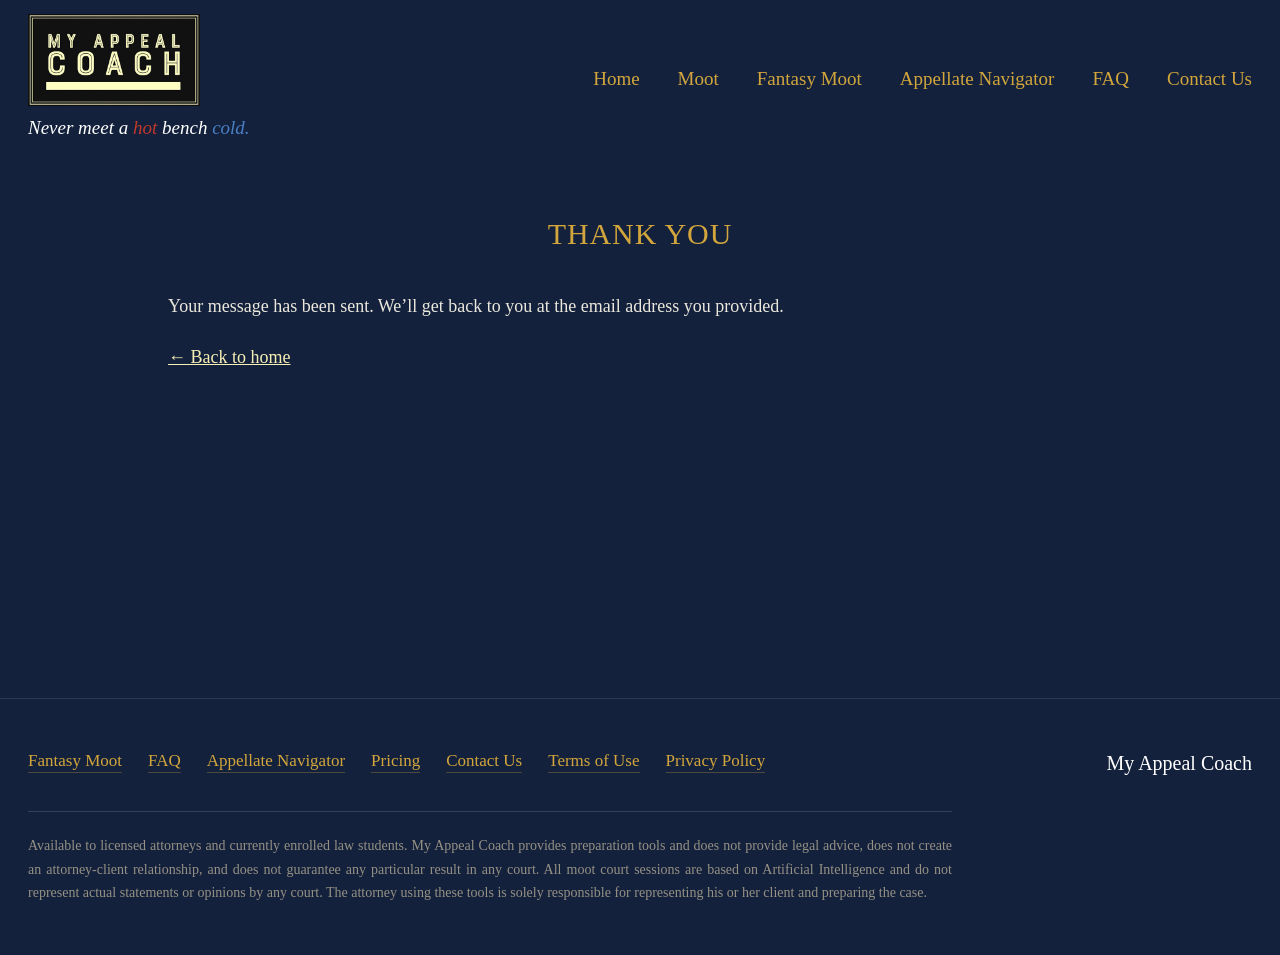
<file: thanks.html>
<!DOCTYPE html>
<html lang="en">
<head>
<meta charset="utf-8">
<meta name="viewport" content="width=device-width, initial-scale=1">
<title>Thank You | My Appeal Coach</title>
<meta name="description" content="Thank you for contacting My Appeal Coach.">
<meta name="robots" content="noindex">
<link rel="stylesheet" href="style.css">
<link rel="icon" type="image/png" href="favicon.png">
<link rel="icon" type="image/png" href="favicon-dog.png">
<link rel="apple-touch-icon" href="favicon-dog.png">
</head>
<body>

<header class="masthead">
  <div class="wrap masthead-inner">
    <a class="brand" href="index.html">
      <img src="img/site/logo.jpg" alt="My Appeal Coach" width="172">
      <p class="brand-tag">Never meet a <span class="hot">hot</span> bench <span class="cold">cold.</span></p>
    </a>
    <button class="navtoggle" id="navtoggle" aria-expanded="false" aria-controls="primary-nav" aria-label="Menu">
      <span></span><span></span><span></span>
    </button>
    <div class="navwrap" id="primary-nav">
      <nav aria-label="Primary">
        <ul class="nav">
          <li><a href="index.html">Home</a></li>
          <li><a href="https://app.myappealcoach.com/oral-arguments#moot" target="_blank" rel="noopener noreferrer">Moot</a></li>
          <li><a href="fantasy-moot.html">Fantasy Moot</a></li>
          <li><a href="appellate-navigator.html">Appellate Navigator</a></li>
          <li><a href="faq.html">FAQ</a></li>
          <li><a href="contact.html">Contact Us</a></li>
        </ul>
      </nav>
    </div>
  </div>
</header>

<main>
<section class="page-dark">
  <div class="wrap-narrow">
    <h1 class="page-title">Thank you</h1>
    <p>Your message has been sent. We&rsquo;ll get back to you at the email address you provided.</p>
    <p style="margin-top:22px;"><a href="index.html">&larr; Back to home</a></p>
  </div>
</section>
</main>

<footer class="foot">
  <div class="wrap">
    <div class="foot-grid">
      <ul class="foot-nav">
        <li><a href="fantasy-moot.html">Fantasy Moot</a></li>
        <li><a href="faq.html">FAQ</a></li>
        <li><a href="appellate-navigator.html">Appellate Navigator</a></li>
        <li><a href="https://app.myappealcoach.com/membership" target="_blank" rel="noopener noreferrer">Pricing</a></li>
        <li><a href="contact.html">Contact Us</a></li>
        <li><a href="https://app.myappealcoach.com/terms" target="_blank" rel="noopener noreferrer">Terms of Use</a></li>
        <li><a href="https://app.myappealcoach.com/privacy" target="_blank" rel="noopener noreferrer">Privacy Policy</a></li>
      </ul>
      <div class="foot-mark">My Appeal Coach</div>
    </div>
    <p class="notice">
      Available to licensed attorneys and currently enrolled law students. My Appeal Coach provides preparation tools and does not
      provide legal advice, does not create an attorney-client relationship, and does not guarantee
      any particular result in any court. All moot court sessions are based on Artificial
      Intelligence and do not represent actual statements or opinions by any court. The attorney
      using these tools is solely responsible for representing his or her client and preparing the
      case.
    </p>
  </div>
</footer>

<script src="nav.js"></script>
</body>
</html>
</file>
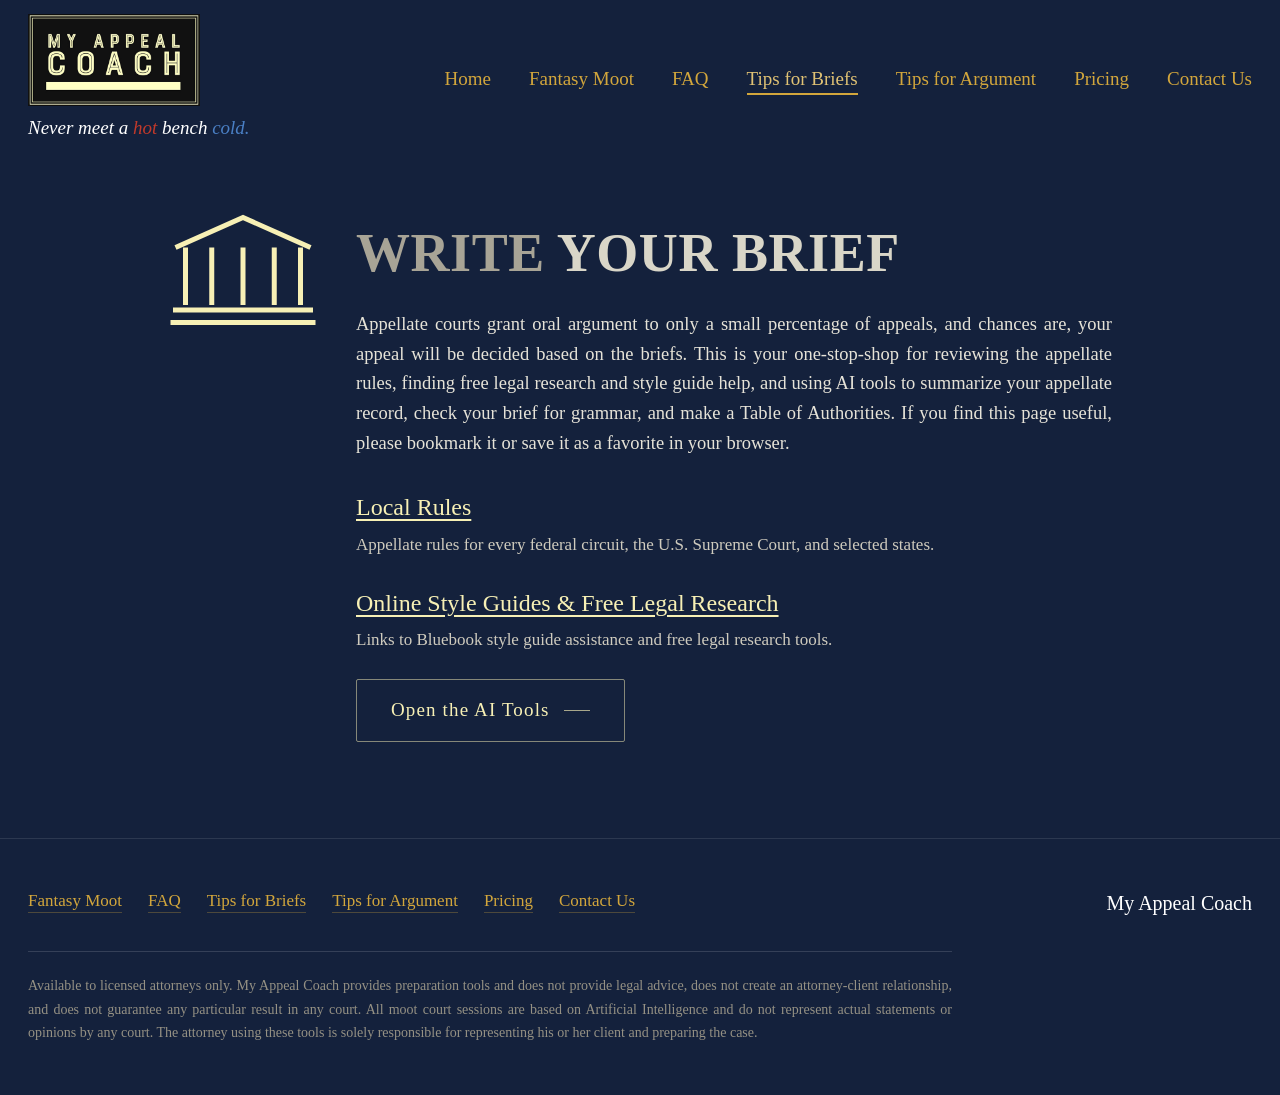
<file: write-your-brief.html>
<!DOCTYPE html>
<html lang="en">
<head>
<meta charset="utf-8">
<meta name="viewport" content="width=device-width, initial-scale=1">
<title>Tips for Briefs | My Appeal Coach</title>
<meta name="description" content="Appellate rules, style guides, free legal research, and AI tools for writing your brief.">
<link rel="stylesheet" href="style.css">
<link rel="icon" type="image/png" href="favicon.png">
<link rel="icon" type="image/png" href="favicon-dog.png">
<link rel="apple-touch-icon" href="favicon-dog.png">
</head>
<body>

<header class="masthead">
  <div class="wrap masthead-inner">
    <a class="brand" href="index.html">
      <img src="img/site/logo.jpg" alt="My Appeal Coach" width="172">
      <p class="brand-tag">Never meet a <span class="hot">hot</span> bench <span class="cold">cold.</span></p>
    </a>
    <button class="navtoggle" id="navtoggle" aria-expanded="false" aria-controls="primary-nav" aria-label="Menu">
      <span></span><span></span><span></span>
    </button>
    <div class="navwrap" id="primary-nav">
      <nav aria-label="Primary">
        <ul class="nav">
          <li><a href="index.html">Home</a></li>
          <li><a href="fantasy-moot.html">Fantasy Moot</a></li>
          <li><a href="faq.html">FAQ</a></li>
          <li><a href="write-your-brief.html" aria-current="page">Tips for Briefs</a></li>
          <li><a href="oral-argument.html">Tips for Argument</a></li>
          <li><a href="faq.html#pricing">Pricing</a></li>
          <li><a href="contact.html">Contact Us</a></li>
        </ul>
      </nav>
    </div>
  </div>
</header>

<main>
<section class="page-dark">
  <div class="wrap-narrow">
    <div class="hub">
      <svg class="pillar" viewBox="0 0 120 96" fill="none" stroke="currentColor" stroke-width="4" aria-hidden="true">
<path d="M6 30 60 6l54 24"/><path d="M14 30v46M35 30v46M60 30v46M85 30v46M106 30v46"/>
<path d="M4 80h112M2 90h116"/></svg>
      <div>
        <h1><span class="lead">Write</span> Your Brief</h1>
        <p class="just">Appellate courts grant oral argument to only a small percentage of appeals, and
           chances are, your appeal will be decided based on the briefs. This is your one-stop-shop for
           reviewing the appellate rules, finding free legal research and style guide help, and using AI
           tools to summarize your appellate record, check your brief for grammar, and make a Table of
           Authorities. If you find this page useful, please bookmark it or save it as a favorite in
           your browser.</p>

        <div class="reslist">
          <h2><a href="local-rules.html">Local Rules</a></h2>
          <p>Appellate rules for every federal circuit, the U.S. Supreme Court, and selected states.</p>

          <h2><a href="style-guides.html">Online Style Guides &amp; Free Legal Research</a></h2>
          <p>Links to Bluebook style guide assistance and free legal research tools.</p>
        </div>

        <p style="margin-top:26px"><a class="btn-butter" href="https://app.myappealcoach.com/" target="_blank" rel="noopener noreferrer">Open the AI Tools</a></p>
      </div>
    </div>
  </div>
</section>
</main>

<footer class="foot">
  <div class="wrap">
    <div class="foot-grid">
      <ul class="foot-nav">
        <li><a href="fantasy-moot.html">Fantasy Moot</a></li>
        <li><a href="faq.html">FAQ</a></li>
        <li><a href="write-your-brief.html">Tips for Briefs</a></li>
        <li><a href="oral-argument.html">Tips for Argument</a></li>
        <li><a href="faq.html#pricing">Pricing</a></li>
        <li><a href="contact.html">Contact Us</a></li>
      </ul>
      <div class="foot-mark">My Appeal Coach</div>
    </div>
    <p class="notice">
      Available to licensed attorneys only. My Appeal Coach provides preparation tools and does not
      provide legal advice, does not create an attorney-client relationship, and does not guarantee
      any particular result in any court. All moot court sessions are based on Artificial
      Intelligence and do not represent actual statements or opinions by any court. The attorney
      using these tools is solely responsible for representing his or her client and preparing the
      case.
    </p>
  </div>
</footer>

<script src="nav.js"></script>
</body>
</html>
</file>
<file: style.css>
/* ==========================================================================
   My Appeal Coach — shared stylesheet
   Every page links this file. Edit once, changes everywhere.
   ========================================================================== */

:root{
  --navy:#14213c; --navy-dp:#0e1830; --navy-lt:#1e2f52;
  --gold:#d2a63c; --gold-lt:#e0c274; --gold-dk:#8a6a17;
  --butter:#f7f0b5;                 /* pale yellow used on interior pages */
  --cream:#f7f3ea; --white:#ffffff;
  --red:#9e1b1b; --red-lt:#c0392b; --blue:#4a7fc4;
  --rule:#cfc3a6;
  --serif:'Equity Text A',Equity,Georgia,'Century Schoolbook','Times New Roman',serif;
  --mono:'DM Mono','JetBrains Mono','Courier New',monospace;
  --gutter:28px;                    /* single source of truth for page side spacing */
}

*{box-sizing:border-box}
html{-webkit-text-size-adjust:100%}
body{margin:0;background:var(--cream);color:var(--navy);font-family:var(--serif);
     font-size:18px;line-height:1.6;-webkit-font-smoothing:antialiased}
img{max-width:100%;display:block}
a{color:inherit}
.wrap{max-width:1320px;margin:0 auto;padding:0 var(--gutter)}
.wrap-narrow{max-width:1000px;margin:0 auto;padding:0 var(--gutter)}
.just{text-align:justify;hyphens:auto;-webkit-hyphens:auto}

/* ---------- widow / orphan control ----------
   balance: evens out short headings so the last line is never a lone word.
   pretty:  keeps body copy from ending on a single-word line.
   Both degrade silently to normal wrapping in older browsers. */
h1,h2,h3,h4,h5,h6,dt,figcaption,.foot-mark,.band-caps,.brand-tag{text-wrap:balance}
p,li,dd,blockquote{text-wrap:pretty}
.meta{font-family:var(--mono);font-size:11.5px;letter-spacing:.16em;text-transform:uppercase}
.band-caps{font-size:19px;letter-spacing:.07em;text-transform:uppercase;color:var(--gold);margin:0}

/* ---------- buttons ---------- */
.pill{display:inline-flex;align-items:center;justify-content:center;gap:10px;border-radius:999px;
      text-align:center;text-decoration:none;font-family:var(--serif);border:0;
      transition:background .18s,color .18s}
.pill-red{background:var(--red);color:#fff;font-size:29px;padding:20px 52px;width:100%}
.pill-red:hover,.pill-red:focus-visible{background:#7d1414}
.pill-dark{background:var(--navy-dp);color:var(--cream);font-size:16px;padding:13px 28px}
.pill-dark:hover,.pill-dark:focus-visible{background:var(--navy-lt)}
.pill-gold{background:var(--gold);color:var(--navy-dp);font-size:18px;padding:15px 34px;font-weight:600}
.pill-gold:hover,.pill-gold:focus-visible{background:var(--gold-lt)}

/* square butter button used on interior pages */
/* "Open the AI Tools" — outlined gold, small caps, hairline rule detail */
button.btn-butter{cursor:pointer;font-size:19px}
.btn-butter{display:inline-flex;align-items:center;gap:14px;
            background:transparent;color:var(--butter);
            font-family:var(--serif);font-size:19px;letter-spacing:.06em;
            padding:15px 34px;text-decoration:none;
            border:1px solid rgba(247,240,181,.5);border-radius:2px;
            transition:background .2s,border-color .2s,color .2s}
.btn-butter::after{content:"";width:26px;height:1px;background:currentColor;opacity:.65;
            transition:width .2s}
.btn-butter:hover,.btn-butter:focus-visible{background:rgba(247,240,181,.1);
            border-color:var(--butter);color:#fffbe0}
.btn-butter:hover::after{width:38px}

/* ---------- masthead ---------- */
.masthead{background:var(--navy);position:relative}
/* Horizontal padding is restated here on purpose: this element also carries
   .wrap, and a `padding` shorthand declared later would otherwise zero out
   .wrap's side gutters and let the logo sit flush against the page edge. */
.masthead-inner{display:flex;align-items:center;justify-content:space-between;gap:24px;
                padding:14px var(--gutter);flex-wrap:wrap}
.brand{display:block;text-decoration:none}
.brand img{width:172px;height:auto}
.brand-tag{font-style:italic;font-size:clamp(17px,.55vw + 14.4px,19px);color:#fff;margin:7px 0 0}
.brand-tag .hot{color:var(--red-lt)}
.brand-tag .cold{color:var(--blue)}
.navtoggle{display:none;background:transparent;border:1px solid rgba(210,166,60,.55);
           border-radius:4px;padding:11px 13px;cursor:pointer;line-height:0}
.navtoggle span{display:block;width:24px;height:2px;background:var(--gold);margin:5px 0;
                transition:transform .2s,opacity .2s}
.navtoggle[aria-expanded="true"] span:nth-child(1){transform:translateY(7px) rotate(45deg)}
.navtoggle[aria-expanded="true"] span:nth-child(2){opacity:0}
.navtoggle[aria-expanded="true"] span:nth-child(3){transform:translateY(-7px) rotate(-45deg)}
.nav{display:flex;gap:38px;list-style:none;margin:0;padding:0;flex-wrap:wrap;font-size:19px}
.nav a{text-decoration:none;color:var(--gold);padding-bottom:4px;border-bottom:2px solid transparent}
.nav a:hover,.nav a:focus-visible{color:var(--gold-lt);border-bottom-color:var(--gold)}
.nav a[aria-current="page"]{color:var(--gold-lt);border-bottom-color:var(--gold)}

@media (max-width:1000px){
  .navtoggle{display:block}
  .navwrap{display:none;flex-basis:100%;width:100%}
  .navwrap.open{display:block}
  .nav{flex-direction:column;gap:0;font-size:20px;padding-bottom:8px}
  .nav li{border-top:1px solid rgba(210,166,60,.22)}
  .nav a{display:block;padding:14px 2px;border-bottom:0}
  .nav a:hover,.nav a:focus-visible,.nav a[aria-current="page"]{border-bottom:0}
}

/* ---------- interior page shell (dark) ---------- */
.page-dark{background:var(--navy);color:#eae7dc;min-height:60vh;padding:52px 0 76px}
.page-dark a{color:var(--butter)}
/* `.page-dark a` (0,1,1) outranks `.pill-red` (0,1,0), so without these a button
   dropped inside a dark page loses its own label colour. Two classes wins it back. */
.page-dark .pill-red{color:#fff}
.page-dark .pill-dark{color:var(--cream)}
.page-dark .pill-gold{color:var(--navy-dp)}
.page-title{text-align:center;color:var(--gold);font-size:clamp(24px,2.6vw,30px);
            font-weight:400;letter-spacing:.03em;text-transform:uppercase;margin:0 0 34px}

/* hub page: pillar icon + heading + prose */
.hub{display:grid;grid-template-columns:150px 1fr;gap:38px;align-items:start}
.pillar{width:150px;height:auto;color:var(--butter)}
.hub h1{font-size:clamp(34px,4.6vw,54px);font-weight:700;letter-spacing:.01em;
        text-transform:uppercase;margin:0 0 14px;color:#d9d6c8}
.hub h1 .lead{color:#a8a496}
.hub p{margin:0 0 20px;font-size:18.5px;color:#e6e3d8}

.reslist{margin:30px 0 0}
.reslist h2,.reslist h3{font-size:24px;font-weight:400;margin:0 0 4px}
.reslist h2 a,.reslist h3 a{color:var(--butter);text-decoration:underline;text-underline-offset:4px}
.reslist p{margin:0 0 26px;color:#cfcbbe;font-size:17px}

/* link-list pages (rules, recordings, style guides) */
.listgrid{display:grid;grid-template-columns:1fr 1fr;gap:46px;align-items:start}
.listhead{display:flex;align-items:center;gap:18px;margin:0 0 26px}
.listhead .pillar{width:104px}
.listhead h1{font-size:clamp(26px,3vw,34px);font-weight:400;margin:0;color:#eae7dc}
.subhead{color:var(--butter);font-size:23px;margin:30px 0 12px;font-weight:400}
.subhead:first-of-type{margin-top:0}
.linklist{list-style:none;margin:0;padding:0}
.linklist li{margin:0 0 6px}
.linklist a{font-size:23px;color:#fff;text-decoration:underline;text-underline-offset:4px;
            text-decoration-thickness:1px}
.linklist a:hover,.linklist a:focus-visible{color:var(--butter)}
.mapfig{margin:0}
.mapfig img{border:1px solid rgba(255,255,255,.18);background:#fff}
.mapfig figcaption{margin-top:10px;color:#a8a496;font-size:14px}

/* 404 */
.nf-lede{font-size:18.5px;color:#e6e3d8;max-width:56em;margin:0 0 34px}
.nf-foot{margin:34px 0 0;padding-top:22px;border-top:1px solid rgba(255,255,255,.14);
         font-size:16px;color:#a8a496}

/* FAQ */
.faq-intro{font-size:19px;margin:0 0 30px}
.faq{margin:0}
.faq dt{color:var(--gold);font-size:19px;letter-spacing:.02em;text-transform:uppercase;
        margin:0 0 6px}
.faq dd{margin:0 0 26px;font-size:18px;color:#e6e3d8}

/* pull quote strip */
.quotestrip{background:var(--white);padding:18px 0;text-align:center}
.quotestrip p{margin:0;font-size:clamp(20px,2.2vw,26px);color:var(--navy)}

/* ---------- footer ---------- */
.foot{background:var(--navy);color:#a8a396;padding:48px 0 36px;font-size:16px;
      border-top:1px solid rgba(255,255,255,.1)}
.foot-grid{display:flex;justify-content:space-between;gap:32px;flex-wrap:wrap;margin-bottom:32px}
.foot-nav{list-style:none;margin:0;padding:0;display:flex;gap:26px;flex-wrap:wrap;font-size:17px}
.foot-nav a{text-decoration:none;color:var(--gold);border-bottom:1px solid rgba(210,166,60,.3);
            padding-bottom:2px}
.foot-nav a:hover,.foot-nav a:focus-visible{color:var(--gold-lt)}
.foot-mark{color:#fff;font-size:20px}
.notice{border-top:1px solid rgba(255,255,255,.14);padding-top:22px;font-size:14px;
        line-height:1.7;color:#959184;max-width:66em;
        text-align:justify;hyphens:auto;-webkit-hyphens:auto;text-wrap:pretty}

/* ---------- hover biography panel (justice-bios.js) ----------
   Fixed positioning keeps it clear of the portraits' circular clipping.
   pointer-events:none means moving toward the panel never steals the hover. */
.jbio{position:fixed;z-index:60;width:min(360px,calc(100vw - 24px));
      background:var(--navy-dp);color:#e6e3d8;
      border:1px solid rgba(210,166,60,.55);border-top:3px solid var(--gold);
      padding:16px 18px 18px;pointer-events:none;
      box-shadow:0 14px 34px rgba(0,0,0,.42)}
.jbio[hidden]{display:none}
.jbio-name{margin:0;font-size:18px;color:#fff;line-height:1.25}
.jbio-years{margin:3px 0 10px;font-family:var(--mono);font-size:11px;letter-spacing:.14em;
            text-transform:uppercase;color:var(--gold)}
.jbio-text{margin:0;font-size:15px;line-height:1.55;color:#cfcbbe;text-wrap:pretty}
@media (prefers-reduced-motion:no-preference){
  .jbio{animation:jbio-in .13s ease-out}
  @keyframes jbio-in{from{opacity:0;transform:translateY(4px)}to{opacity:1;transform:none}}
}

:focus-visible{outline:3px solid var(--navy);outline-offset:2px;box-shadow:0 0 0 3px var(--gold-lt)}
.masthead :focus-visible,.foot :focus-visible,.page-dark :focus-visible,.fantasy :focus-visible,.hero-band :focus-visible,.hero-foot :focus-visible,.hero-photo :focus-visible,.nav-card :focus-visible{outline-color:var(--gold-lt);box-shadow:0 0 0 3px rgba(20,33,60,.9)}

@media (max-width:1040px){
  .hub{grid-template-columns:1fr;gap:22px}
  .pillar{width:110px}
  .listgrid{grid-template-columns:1fr;gap:30px}
}
@media (max-width:600px){
  :root{--gutter:20px}
  .just,.notice{text-align:left;hyphens:manual}
  .linklist a{font-size:20px}
  .btn-butter{font-size:17px;padding:13px 24px;justify-content:center}
}
@media (prefers-reduced-motion:reduce){*{transition:none!important}}


/* ==========================================================================
   Homepage-only rules
   ========================================================================== */
.hero-grid{display:grid;grid-template-columns:1.42fr 1fr}
.hero-left{display:flex;flex-direction:column;border-top:3px solid #000}
.hero-band{background:var(--navy);padding:14px 30px;text-align:center}
.hero-mid{background:var(--white);padding:44px 46px;flex:1;display:flex;align-items:center}
.hero-mid h1{font-weight:400;font-size:clamp(30px,3.5vw,46px);line-height:1.34;margin:0;letter-spacing:-.005em;text-align:center}
.hero-mid h1 em{font-style:italic;color:var(--gold-dk)}
.hero-foot{background:var(--navy);padding:16px 30px;text-align:center}
.hero-foot p{margin:0;font-size:19px;letter-spacing:.06em;text-transform:uppercase;color:var(--gold);line-height:1.5}
.hero-foot i{color:#fff;font-style:italic}
/* ---- Hero: full-width video with a time-gated headline overlay (Concept 2) ---- */
.hero-c2{position:relative;aspect-ratio:16/9;overflow:hidden;background:var(--navy-dp);border-top:3px solid #000;cursor:pointer}
.hero-c2 video,.hero-c2 img{position:absolute;inset:0;width:100%;height:100%;object-fit:cover}
/* Keep the video (and its poster) hidden until it's actually playing, so the
   poster image never flashes before autoplay starts; it fades in over the navy. */
.hero-c2 .hero-vid{opacity:0;transition:opacity .45s ease}
.hero-c2 .hero-vid.revealed{opacity:1}
.hero-scrim{position:absolute;inset:0;width:54%;display:flex;flex-direction:column;justify-content:center;
  padding:0 40px 0 clamp(24px,4vw,56px);opacity:0;transition:opacity .55s ease;pointer-events:none;
  background:linear-gradient(90deg,rgba(14,24,48,.96),rgba(14,24,48,.92) 42%,rgba(14,24,48,.5) 80%,rgba(14,24,48,0))}
.hero-scrim.show{opacity:1}
.hero-scrim .band-caps{font-size:15px;margin:0 0 14px}
.hero-scrim h1{font-weight:400;font-size:clamp(22px,2.8vw,42px);line-height:1.3;margin:0;color:#fff;letter-spacing:-.005em}
.hero-scrim h1 em{font-style:italic;color:var(--gold-lt)}
.hero-scrim .nowrap{white-space:nowrap}
.hero-sub{margin:16px 0 0;font-size:16px;letter-spacing:.05em;text-transform:uppercase;color:var(--gold)}
.hero-sub i{color:#dfe6f2;font-style:italic}
/* Sound / play control overlaid on the hero video (navy pill, gold label), bottom-LEFT so it clears the video's "MyAppealCoach.com". */
.hero-vid-btn{position:absolute;left:16px;bottom:16px;z-index:3;display:inline-flex;align-items:center;gap:8px;
  padding:9px 16px;border:1.5px solid var(--gold);border-radius:999px;cursor:pointer;
  background:rgba(14,24,48,.82);color:var(--gold);font:inherit;font-size:15px;letter-spacing:.02em;
  -webkit-backdrop-filter:blur(2px);backdrop-filter:blur(2px);transition:background .15s,transform .15s,box-shadow .15s}
.hero-vid-btn:hover{background:var(--navy);transform:translateY(-1px);box-shadow:0 4px 14px rgba(0,0,0,.3)}
.hero-vid-btn:focus-visible{outline:none;box-shadow:0 0 0 3px var(--gold-lt)}
.hero-vid-btn-ico{font-size:16px;line-height:1}
.hero-vid-btn-txt{white-space:nowrap}
/* Phones: full-width scrim anchored to the bottom with a vertical gradient, so the
   headline stays readable over the (short) 16:9 video; button clears the bottom edge. */
@media (max-width:640px){
  .hero-scrim{width:100%;justify-content:flex-end;padding:0 20px 58px;
    background:linear-gradient(180deg,rgba(14,24,48,.12) 28%,rgba(14,24,48,.55) 58%,rgba(14,24,48,.9))}
  .hero-scrim .band-caps{font-size:12.5px;margin:0 0 8px}
  .hero-scrim h1{font-size:clamp(18px,5.2vw,25px);line-height:1.26}
  .hero-sub{font-size:12.5px;margin-top:10px}
}
.flag{background:var(--gold);padding:44px 0 52px}
.flag-grid{display:grid;grid-template-columns:1fr 1fr;column-gap:46px;align-items:start}
.flag-title{grid-column:1;grid-row:1;font-size:clamp(28px,3.1vw,38px);font-weight:400;margin:0 0 20px;text-decoration:underline;text-underline-offset:5px;text-decoration-thickness:1.5px;text-decoration-color:rgba(14,24,48,.45);text-align:center}
.flag-title a{color:inherit;text-decoration:none}
.flag-copy{grid-column:1;grid-row:2}
.flag-card{grid-column:2;grid-row:1/span 2}
.bench{grid-column:1/-1}
.flag p{margin:0 0 17px;font-size:18px;line-height:1.58}
.flag .free{color:var(--red);font-weight:700;text-decoration:underline}
.card{background:var(--cream);padding:36px 30px 30px;text-align:center;margin-bottom:22px}
.seal{width:104px;height:104px;border-radius:50%;background:var(--gold);display:flex;align-items:center;justify-content:center;margin:0 auto 20px;font-size:46px;line-height:1;color:var(--navy-dp)}
.card h3{font-size:44px;font-weight:400;margin:0 0 4px;letter-spacing:-.02em}
.card .sub{font-style:italic;color:var(--gold-dk);margin:0 0 26px;font-size:19px}
.card .note{margin:14px 0 0;color:#6b6560}
.btn-stack{display:flex;gap:14px;flex-wrap:wrap;justify-content:center;margin-top:20px}
.bench{margin:14px 0 0;padding-top:22px;border-top:1px solid rgba(20,33,60,.28)}
.bench-label{margin:0 0 20px;color:var(--navy-dp);letter-spacing:.16em;text-transform:uppercase;font-size:13px;font-family:var(--mono);text-align:center}
.faces{display:grid;grid-template-columns:repeat(5,minmax(0,88px));gap:16px;justify-content:center;margin:0 auto;padding:0;list-style:none}
.faces li{width:100%;aspect-ratio:1;border-radius:50%;overflow:hidden;border:2px solid var(--navy-dp);background:var(--navy-lt)}
/* Each source file carries 10% of added headroom at the top (see IMAGES.md);
   biasing the crop to 15% spends most of it, landing faces ~40% down the circle
   instead of riding its top arc. */
.faces img{width:100%;height:100%;object-fit:cover;object-position:50% 15%;
           filter:grayscale(1);transition:filter .2s}
.faces li:hover img{filter:none}
/* Keep the pool at TWO rows (10 across) much longer as the page narrows:
   drop to 10 columns at 1150px (was 1440px) with a tighter gap, same size. */
@media (min-width:1150px){
  .faces{grid-template-columns:repeat(10,minmax(0,100px));gap:8px}
}
@media (min-width:1440px){
  .faces{grid-template-columns:repeat(10,minmax(0,104px));gap:16px}
}
@media (min-width:1700px){
  .faces{grid-template-columns:repeat(10,minmax(0,118px));gap:22px}
}
.fantasy-sec{padding:56px 0}
.fantasy{background:var(--navy);border:2px solid var(--gold);color:var(--cream);padding:36px;display:grid;grid-template-columns:55% 35%;justify-content:space-between;align-items:center}
.fantasy h2{font-size:clamp(28px,3.2vw,40px);font-weight:400;margin:0 0 16px;color:#fff;line-height:1.2}
.fantasy-sub{display:block;margin-top:12px;font-size:.62em;color:var(--gold);line-height:1.35;text-wrap:balance;max-width:22em}
.fantasy-sub em{font-style:italic}
.fantasy p{margin:0;color:#cfc9bb;font-size:18px;max-width:none;text-wrap:pretty}
/* Fantasy CTA: a small Brown v. Board photo + caption stacked over the button,
   all the same width so the button reads as the base of the little card. */
.fantasy-cta{display:flex;flex-direction:column;gap:14px;width:100%;min-width:0}
.fantasy-cta figure{margin:0;line-height:0;border:1px solid rgba(210,166,60,.55);aspect-ratio:3/2;overflow:hidden}
.fantasy-cta img{display:block;width:100%;height:100%;object-fit:cover}
.fantasy .fantasy-cta-cap{margin:0;color:var(--cream);font-size:15px;line-height:1.45;text-align:center;max-width:none}
.fantasy-cta .pill-gold{width:100%}
.others-sec{padding:0 0 56px}
.others{background:var(--white);border:1px solid var(--rule);border-top:5px solid var(--navy);padding:44px}
.others h2{font-size:clamp(26px,3vw,36px);font-weight:400;margin:0 0 8px;text-decoration:underline;text-underline-offset:5px;text-decoration-thickness:1.5px;text-decoration-color:rgba(14,24,48,.45)}
.others-sub{margin:0 0 32px;color:#5b5850;font-size:17.5px;max-width:46em}

/* Appellate Navigator promo box on the homepage */
.navigator-sec{padding:0 0 56px}
.navigator-box{background:var(--white);border:1px solid var(--rule);border-top:5px solid var(--gold);padding:44px;
  display:grid;grid-template-columns:1fr auto;gap:32px;align-items:center}
.navigator-box h2{font-size:clamp(26px,3vw,36px);font-weight:400;margin:0 0 8px;
  text-decoration:underline;text-underline-offset:6px;text-decoration-thickness:1.5px}
.navigator-box p{margin:0;color:#5b5850;font-size:17.5px;max-width:46em}
@media (max-width:1040px){.navigator-box{grid-template-columns:1fr;gap:22px;padding:32px}}

/* ===== Appellate Navigator page (index-style boxes) ===== */
.navigator-page{padding:52px 0 76px}
.np-title{font-size:clamp(32px,4.4vw,50px);font-weight:700;letter-spacing:.01em;line-height:1.05;margin:0 0 12px}
.np-title-lead{color:var(--gold-dk)}
.np-intro{font-size:18.5px;color:#4b4740;max-width:64ch;margin:0 0 30px}

.proc-hero{display:grid;grid-template-columns:auto 1fr auto;gap:34px;align-items:center;
  background:var(--gold);border:2px solid var(--navy-dp);color:var(--navy);padding:34px 40px;margin:0 0 30px}
.navigator-sec .proc-hero{padding-top:5%;padding-bottom:5%}
.proc-hero-icon svg{width:112px;height:112px;color:var(--navy-dp);display:block}
.proc-hero-title{display:block;font-size:clamp(24px,3vw,33px);color:var(--navy-dp);font-weight:600;margin:0 0 8px;
  text-decoration:underline;text-underline-offset:5px;text-decoration-thickness:1.5px;text-decoration-color:rgba(14,24,48,.45)}
.proc-hero-desc{display:block;color:var(--navy);font-size:16.5px;line-height:1.5;margin:0;max-width:58ch}
.proc-hero-actions{display:flex;flex-direction:column;align-items:center;gap:12px}
.proc-hero-maps{display:flex;gap:16px;align-items:center;justify-content:center;margin:0 0 6px}
.proc-hero-map{height:104px;width:auto;display:block}
.proc-hero-actions .nav-cta{width:100%}
.proc-hero-actions .pill{width:100%;font-size:18px;padding:15px 34px}
.nav-cta{display:inline-flex;align-items:center;justify-content:center;text-align:center;font-family:var(--serif);
  font-size:18px;line-height:1.3;background:var(--navy-dp);color:var(--butter);border:1px solid rgba(210,166,60,.5);
  border-radius:3px;padding:15px 28px;text-decoration:none;transition:background .18s,transform .18s,border-color .18s}
.nav-cta:hover,.nav-cta:focus-visible{background:var(--navy);border-color:var(--gold);transform:translateY(-1px);outline:none}
.nav-cta[aria-disabled="true"]{cursor:default}
.nav-cta[aria-disabled="true"]:hover{background:var(--navy-dp);border-color:rgba(210,166,60,.5);transform:none}

.nav-card{background:var(--navy);border:1px solid var(--navy-lt);border-top:5px solid var(--gold);
  padding:32px 38px;margin:0 0 24px;color:var(--cream)}
.nav-card>h2{font-size:clamp(24px,2.8vw,32px);font-weight:400;margin:0 0 12px;color:#fff;
  text-decoration:underline;text-underline-offset:6px;text-decoration-thickness:1.5px;text-decoration-color:rgba(210,166,60,.6)}
.nav-card>p{color:#cfc9bb;font-size:17px;line-height:1.6;margin:0;max-width:80ch}
.nav-card--tools{border-top-color:var(--gold-lt)}

.nav-reslist{margin:14px 0 0}
.res-item{margin:18px 0 0}
.res-item:first-child{margin-top:10px}
.res-item p{margin:9px 0 0;color:#cfcbbe;font-size:16px;line-height:1.5}
.res-btn{display:inline-flex;align-items:center;font-family:var(--serif);font-size:17px;font-weight:400;
  background:var(--navy-dp);color:var(--butter);border:1px solid rgba(210,166,60,.5);
  padding:11px 24px;border-radius:3px;text-decoration:none;transition:background .18s,border-color .18s,color .18s}
.res-btn:hover,.res-btn:focus-visible{background:var(--navy-lt);border-color:var(--gold);color:#fff;outline:none}

.tool-list{list-style:none;margin:16px 0 24px;padding:0}
.tool-list li{padding:13px 0;border-top:1px solid rgba(255,255,255,.12);font-size:16.5px;color:#d8d3c6;line-height:1.5}
.tool-list li:first-child{border-top:none;padding-top:4px}
.tool-list strong{color:#fff;font-weight:600}

@media (max-width:820px){
  .proc-hero{grid-template-columns:1fr;gap:20px;padding:28px}
  .proc-hero-icon svg{width:88px;height:88px}
  .proc-hero-desc{max-width:none}
}
@media (max-width:600px){
  .proc-hero{padding:22px}
  .proc-hero-icon svg{width:74px;height:74px}
  .nav-card{padding:26px 24px}
}
.tool-grid{display:grid;grid-template-columns:repeat(2,1fr)}
.tool{padding:0 28px;border-left:1px solid var(--rule)}
.tool:first-child{padding-left:0;border-left:none}
.tool h3{font-size:24px;font-weight:400;margin:0 0 10px}
.tool p{margin:0 0 20px;font-size:16.5px;color:#5b5850}
.tlink{font-size:16px;text-decoration:none;color:var(--gold-dk);border-bottom:2px solid var(--gold);padding-bottom:2px}
.tlink:hover,.tlink:focus-visible{color:var(--red);border-bottom-color:var(--red)}
.pricing{padding:0 0 60px}
.pricing h2{font-size:clamp(26px,3vw,36px);font-weight:400;margin:0 0 24px}
.testing{background:var(--white);border:2px solid var(--gold);padding:38px 34px;max-width:820px;display:flex;align-items:center;justify-content:space-between;gap:28px;flex-wrap:wrap}
.testing p{margin:0;font-size:clamp(21px,2.2vw,27px);font-style:italic;color:var(--navy)}
.price-grid{display:grid;grid-template-columns:repeat(2,1fr);gap:20px;max-width:820px}
.price{background:var(--white);border:1px solid var(--rule);padding:32px}
.price.featured{border:2px solid var(--gold)}
.price h3{font-size:29px;font-weight:400;margin:0 0 4px}
.price ul{list-style:none;margin:0 0 24px;padding:0;font-size:17px;color:#5b5850}
.price li{padding:8px 0;border-bottom:1px solid var(--rule)}
@media (max-width:1040px){
  .hero-grid{grid-template-columns:1fr}
  .hero-photo{min-height:320px}
  .flag-grid{grid-template-columns:1fr;column-gap:0}
  .flag-title{grid-column:1;grid-row:auto;order:1}
  .flag-card{grid-column:1;grid-row:auto;order:2;margin-bottom:30px}
  .flag-copy{grid-column:1;grid-row:auto;order:3}
  .bench{grid-column:1;order:4}
  .fantasy{grid-template-columns:1fr;gap:30px;padding:32px}
  .others{padding:32px}
  .tool-grid,.price-grid{grid-template-columns:1fr}
  .tool{padding:22px 0;border-left:none;border-top:1px solid var(--rule)}
  .tool:first-child{padding-top:0;border-top:none}
}
@media (max-width:600px){
  .hero-mid{padding:30px 22px}
  .hero-photo{min-height:250px}
  .card h3{font-size:34px}
  .faces{gap:10px}
}
@media (prefers-reduced-motion:reduce){*{transition:none!important}}


/* ==========================================================================
   Pricing (FAQ page)
   ========================================================================== */
.pricing-band{background:var(--cream);color:var(--navy);padding:54px 0 66px}
.pricing-band h2{text-align:center;font-size:clamp(26px,3vw,34px);font-weight:400;margin:0 0 30px}

/* --- promo box: delete the whole .promo element to remove --- */
.promo{border:1px solid var(--red);background:#fdf2f2;padding:26px 24px;text-align:center;margin:0 0 26px}
.promo .kicker{font-family:var(--mono);font-size:12px;font-weight:500;letter-spacing:.16em;
               text-transform:uppercase;color:var(--red);margin:0 0 10px}
.promo h3{font-size:clamp(20px,2.3vw,26px);font-weight:400;margin:0 0 8px}
.promo p{margin:0 0 18px;font-size:16.5px;color:#5b5850}
.promo .pill{font-family:var(--mono);font-size:14px;letter-spacing:.09em;text-transform:uppercase;
             background:var(--red);color:#fff;padding:15px 34px;width:auto}
.promo .pill:hover,.promo .pill:focus-visible{background:#7d1414}

/* --- comparison table --- */
.ptable-scroll{overflow-x:auto;-webkit-overflow-scrolling:touch;margin:0 0 26px}
.ptable{width:100%;border-collapse:collapse;background:var(--white);min-width:620px}
.ptable thead th{background:var(--navy);color:#fff;padding:20px 16px;text-align:center;
                 font-family:var(--mono);font-size:15px;letter-spacing:.08em;text-transform:uppercase;
                 font-weight:500;vertical-align:top}
.ptable thead th:first-child{text-align:left}
.ptable .amt{display:block;font-family:var(--serif);font-style:italic;font-size:28px;
             letter-spacing:0;text-transform:none;color:var(--gold);margin:8px 0 2px}
.ptable .per{display:block;font-size:12px;letter-spacing:.12em;color:#b9b4a6}
.ptable tbody td{padding:17px 16px;text-align:center;border-bottom:1px solid #e6e0d2;font-size:17px}
.ptable tbody th{padding:17px 16px;text-align:left;font-weight:400;font-size:18px;
                 border-bottom:1px solid #e6e0d2}
.ptable tbody tr:nth-child(even){background:#faf7f0}
.tag-unl{display:inline-block;border:1px solid #b9cfc4;background:#eef5f1;color:#2f5d48;
         font-family:var(--mono);font-size:12px;letter-spacing:.09em;text-transform:uppercase;
         padding:8px 16px}
.counts{font-style:italic;color:#7a7566;font-size:15.5px}

/* --- plan cards --- */
.plans{display:grid;grid-template-columns:repeat(3,1fr);gap:20px}
.plan{background:var(--white);border:1px solid var(--rule);padding:28px}
.plan.featured{border:2px solid var(--gold)}
.plan h3{font-size:25px;font-weight:400;margin:0 0 8px}
.plan .amt{font-size:25px;color:#5b5850;margin:0}
.plan .per{font-family:var(--mono);font-size:12px;letter-spacing:.12em;text-transform:uppercase;
           color:#8a857a;margin:2px 0 18px}
.plan ul{list-style:disc;margin:0 0 22px;padding-left:20px;font-size:16px;color:#4a4640}
.plan li{margin:0 0 9px}
.plan .pill{font-family:var(--mono);font-size:13px;letter-spacing:.09em;text-transform:uppercase;
            width:100%;padding:15px 18px}
.plan .pill-goldbtn{background:var(--gold-dk);color:#fff}
.plan .pill-goldbtn:hover,.plan .pill-goldbtn:focus-visible{background:var(--gold)}

@media (max-width:900px){ .plans{grid-template-columns:1fr} }
.sr-only{position:absolute;width:1px;height:1px;padding:0;margin:-1px;overflow:hidden;
         clip:rect(0,0,0,0);white-space:nowrap;border:0}


/* ==========================================================================
   Contact form
   ========================================================================== */
.form{max-width:640px;margin:0}
.field{margin:0 0 20px}
.field label{display:block;font-family:var(--mono);font-size:12px;letter-spacing:.14em;
             text-transform:uppercase;color:var(--gold);margin:0 0 7px}
.field input,.field textarea{width:100%;font-family:var(--serif);font-size:17px;color:#f2efe6;
             background:rgba(255,255,255,.05);border:1px solid rgba(255,255,255,.22);
             border-radius:2px;padding:13px 14px;transition:border-color .18s,background .18s}
.field textarea{min-height:170px;resize:vertical}
.field input:focus,.field textarea:focus{outline:none;border-color:var(--gold);
             background:rgba(255,255,255,.08)}
.field input::placeholder,.field textarea::placeholder{color:#8d8878}
.form-note{font-size:15px;color:#a8a396;margin:18px 0 0;max-width:52em}
.hp{position:absolute;left:-9999px;width:1px;height:1px;overflow:hidden}

/* ==========================================================================
   Contact card
   ========================================================================== */
.contact-card{border:1px solid rgba(210,166,60,.45);background:rgba(255,255,255,.03);
              padding:38px 34px;text-align:center;max-width:640px;margin:0 0 44px;
              position:relative}
.contact-card::before,.contact-card::after{content:"";position:absolute;left:34px;right:34px;
              height:1px;background:rgba(210,166,60,.3)}
.contact-card::before{top:9px}
.contact-card::after{bottom:9px}
.contact-card .kicker{font-family:var(--mono);font-size:11.5px;letter-spacing:.18em;
              text-transform:uppercase;color:var(--gold);margin:0 0 16px}
.contact-card .addr{display:inline-block;font-family:var(--serif);
              font-size:clamp(21px,3vw,31px);color:#fff;text-decoration:none;
              letter-spacing:.005em;padding-bottom:6px;
              border-bottom:1px solid rgba(210,166,60,.55);transition:color .18s,border-color .18s}
.contact-card .addr:hover,.contact-card .addr:focus-visible{color:var(--butter);
              border-bottom-color:var(--gold)}
.contact-card .sub{margin:18px 0 0;font-size:16px;color:#a8a396}
.or-rule{display:flex;align-items:center;gap:18px;color:#8a8578;
         font-family:var(--mono);font-size:11.5px;letter-spacing:.18em;text-transform:uppercase;
         margin:0 0 34px;max-width:640px}
.or-rule::before,.or-rule::after{content:"";flex:1;height:1px;background:rgba(255,255,255,.16)}

/* ==========================================================================
   Fantasy Moot (fantasy-moot.html)
   ========================================================================== */
.fm-intro{max-width:62em;margin:0 auto 46px}
.fm-intro p{font-size:18.5px;color:#e6e3d8;margin:0 0 16px}
.fm-intro p:last-child{margin-bottom:0}

/* The cases sit in a cream column down the middle of the navy page. Everything
   inside it flips to dark-on-light, so the colours below are the light-ground
   equivalents the rest of the site already uses (--gold-dk, --rule, #5b5850).
   It deliberately sits outside .wrap so it can grow past that 1320px cap on
   large screens; the gutter is matched by hand instead. */
.fm-column{background:var(--cream);color:var(--navy);
           width:calc(100% - (var(--gutter) * 2));max-width:1560px;margin:0 auto;
           padding:44px 40px;border-top:4px solid var(--gold)}
.fm-column a{color:var(--navy)}

/* Two-up so the extra width goes to bigger photos and a comfortable measure,
   rather than stretching one card into an over-long line length. */
/* Rows stretch (grid default) so paired cards match height and their
   "Argue the Case" buttons line up along the bottom. */
.case-list{list-style:none;margin:0;padding:0;display:grid;gap:40px;
           grid-template-columns:repeat(2,minmax(0,1fr))}
.case-card{display:flex;flex-direction:column;height:100%;
           background:var(--white);border:1px solid var(--rule)}
/* `display:flex` above would otherwise beat the browser's own [hidden] rule. */
.case-card[hidden]{display:none}

/* TEMPORARY, while Brown is the only case live: narrow the column and drop to a
   single card so one card does not sit marooned in half a wide grid. Remove
   `is-solo` from the .fm-column in fantasy-moot.html when the others come back. */
.fm-column.is-solo{max-width:940px}
.fm-column.is-solo .case-list{grid-template-columns:minmax(0,1fr)}

/* ---- photo / video panel ----
   Fixed 16:9 across the top of the card, so every case photo is the same
   standard landscape shape regardless of how long its history runs. */
.case-media{position:relative;margin:0;aspect-ratio:16/9;width:100%;flex:none;
            background:var(--navy-dp);overflow:hidden;
            border-bottom:1px solid var(--rule)}
/* Portrait source photos (a tall head-shot, a vertical news photo) get over-cropped
   in the 16:9 frame, zooming past the faces. A taller 4:5 frame lets them breathe. */
.case-media--portrait{aspect-ratio:4/5}
/* Squarer 1:1 frame for a portrait photo that still reads too tall at 4:5 (Loving):
   same width, cover-cropped a little shorter. */
.case-media--portrait-short{aspect-ratio:1/1}
/* Colour/size here only ever shows if the file is missing: the browser then paints
   the alt text on the dark panel instead of a broken-image icon. */
.case-media img{width:100%;height:100%;object-fit:cover;position:absolute;inset:0;
                color:#6f6a5d;font-size:14px;text-align:center;padding:20px}

.case-play{position:absolute;inset:0;width:100%;height:100%;cursor:pointer;
           display:flex;flex-direction:column;align-items:center;justify-content:center;gap:14px;
           background:linear-gradient(180deg,rgba(14,24,48,.15),rgba(14,24,48,.62));
           border:0;color:#fff;font-family:var(--serif);
           transition:background .2s}
.case-play:hover,.case-play:focus-visible{background:linear-gradient(180deg,rgba(14,24,48,.05),rgba(14,24,48,.52))}
.case-play-icon{width:74px;height:74px;border-radius:50%;border:2px solid var(--gold);
                background:rgba(14,24,48,.55);color:var(--gold);
                display:flex;align-items:center;justify-content:center;
                font-size:26px;line-height:1;padding-left:6px;
                transition:background .2s,color .2s,transform .2s}
.case-play:hover .case-play-icon,.case-play:focus-visible .case-play-icon{
                background:var(--gold);color:var(--navy-dp);transform:scale(1.06)}
.case-play-label{font-size:16px;letter-spacing:.08em;text-transform:uppercase;
                 text-shadow:0 1px 3px rgba(0,0,0,.6)}

.case-soon{position:absolute;left:0;right:0;bottom:0;margin:0;padding:10px 14px;
           background:rgba(14,24,48,.72);color:#b9b4a6;text-align:center}

/* while playing, the poster stays in the DOM but yields the panel */
.case-media.is-playing img,.case-media.is-playing .case-play{visibility:hidden}
.case-player{position:absolute;inset:0;background:#000}
.case-player video,.case-player iframe{width:100%;height:100%;border:0;display:block}
.case-close{position:absolute;top:12px;right:12px;z-index:2;cursor:pointer;
            font-family:var(--mono);font-size:11.5px;letter-spacing:.14em;text-transform:uppercase;
            background:rgba(14,24,48,.85);color:var(--butter);
            border:1px solid rgba(210,166,60,.6);border-radius:2px;padding:9px 14px}
.case-close:hover,.case-close:focus-visible{background:var(--gold);color:var(--navy-dp)}

/* ---- text panel ---- */
.case-body{padding:34px 32px 32px;display:flex;flex-direction:column;flex:1}

/* ---- the deciding bench: same circular treatment as .faces on the homepage ----
   Nine fixed columns, so the row never breaks until the phone breakpoint. */
.case-bench-label{color:#8a857a;margin:0 0 10px}
.case-bench{display:grid;grid-template-columns:repeat(9,minmax(0,1fr));gap:8px;
            list-style:none;margin:0 0 22px;padding:0}
.case-bench li{width:100%;aspect-ratio:1;border-radius:50%;overflow:hidden;
               border:2px solid var(--navy-dp);background:var(--navy-lt)}
/* Same treatment as .faces: 10% headroom baked into each file, crop biased to 15%.
   These are full seated portraits rather than tight headshots, so they need it most. */
.case-bench img{width:100%;height:100%;object-fit:cover;object-position:50% 15%;
                filter:grayscale(1);transition:filter .2s}
.case-bench li:hover img,.case-bench li:focus-within img{filter:none}

.case-cite{color:var(--gold-dk);margin:0 0 10px}
.case-body h2{font-size:clamp(24px,2.3vw,31px);font-weight:400;margin:0 0 12px;color:var(--navy);
              line-height:1.22}
.case-lede{font-style:italic;font-size:19px;color:var(--navy-lt);margin:0 0 22px;
           border-left:2px solid var(--gold);padding-left:16px}

.case-facts{display:grid;grid-template-columns:repeat(2,minmax(0,1fr));gap:14px 26px;
            margin:0 0 24px;padding:18px 0;
            border-top:1px solid var(--rule);border-bottom:1px solid var(--rule)}
.case-facts dt{font-family:var(--mono);font-size:11px;letter-spacing:.14em;text-transform:uppercase;
               color:#8a857a;margin:0 0 3px}
.case-facts dd{margin:0;font-size:16px;color:#4a4640}

.case-body>p.just{font-size:17px;color:#5b5850;margin:0 0 16px}

/* ---- counsel roster ---- */
.case-sub{font-size:15px;font-family:var(--mono);letter-spacing:.13em;text-transform:uppercase;
          font-weight:500;color:var(--gold-dk);margin:6px 0 12px}
.case-counsel{margin:0 0 6px;padding:0 0 0 16px;border-left:2px solid var(--rule)}
.case-counsel>div{margin:0 0 11px}
.case-counsel dt{font-family:var(--mono);font-size:11px;letter-spacing:.12em;
                 text-transform:uppercase;color:#8a857a;margin:0 0 2px}
.case-counsel dd{margin:0;font-size:16px;color:#4a4640;line-height:1.5}
.case-counsel dd strong{font-weight:400;color:var(--navy)}
.case-counsel-note{font-size:15px;font-style:italic;color:#7a7566;margin:0 0 20px;
                   padding-left:16px}

/* ---- the closing challenge, just above the button ---- */
.case-challenge{font-size:17.5px;color:var(--navy);margin:6px 0 20px;padding-top:16px;
                border-top:1px solid var(--rule)}
.case-challenge a{color:var(--gold-dk);text-decoration:underline;text-underline-offset:3px}
.case-challenge a:hover,.case-challenge a:focus-visible{color:var(--red)}

.case-body .pill-red{margin-top:auto;font-size:23px;padding:16px 40px}

.fm-foot{max-width:62em;margin:44px auto 0;padding-top:24px;
         border-top:1px solid rgba(255,255,255,.14);font-size:14.5px;color:#8b877c}

/* One card per row once two would squeeze the photo and the measure. */
@media (max-width:1000px){
  .case-list{grid-template-columns:1fr;gap:34px}
  .fm-column{padding:32px 24px}
}
@media (max-width:600px){
  .case-list{gap:26px}
  /* Near-edge-to-edge: at this width the cream inset costs more than it gives. */
  .fm-column{width:100%;padding:24px 14px;border-left:0;border-right:0}
  .case-body{padding:24px 20px 22px}
  .case-facts{grid-template-columns:1fr;gap:12px}
  .case-lede{font-size:17.5px}
  .case-play-icon{width:60px;height:60px;font-size:21px}
  .case-bench{gap:6px}
}
/* Only here — genuinely small windows — does the bench break to two rows;
   nine circles across a phone would be ~30px each, too small to read as faces. */
@media (max-width:470px){
  .case-bench{grid-template-columns:repeat(5,minmax(0,1fr));gap:8px}
}
</file>
